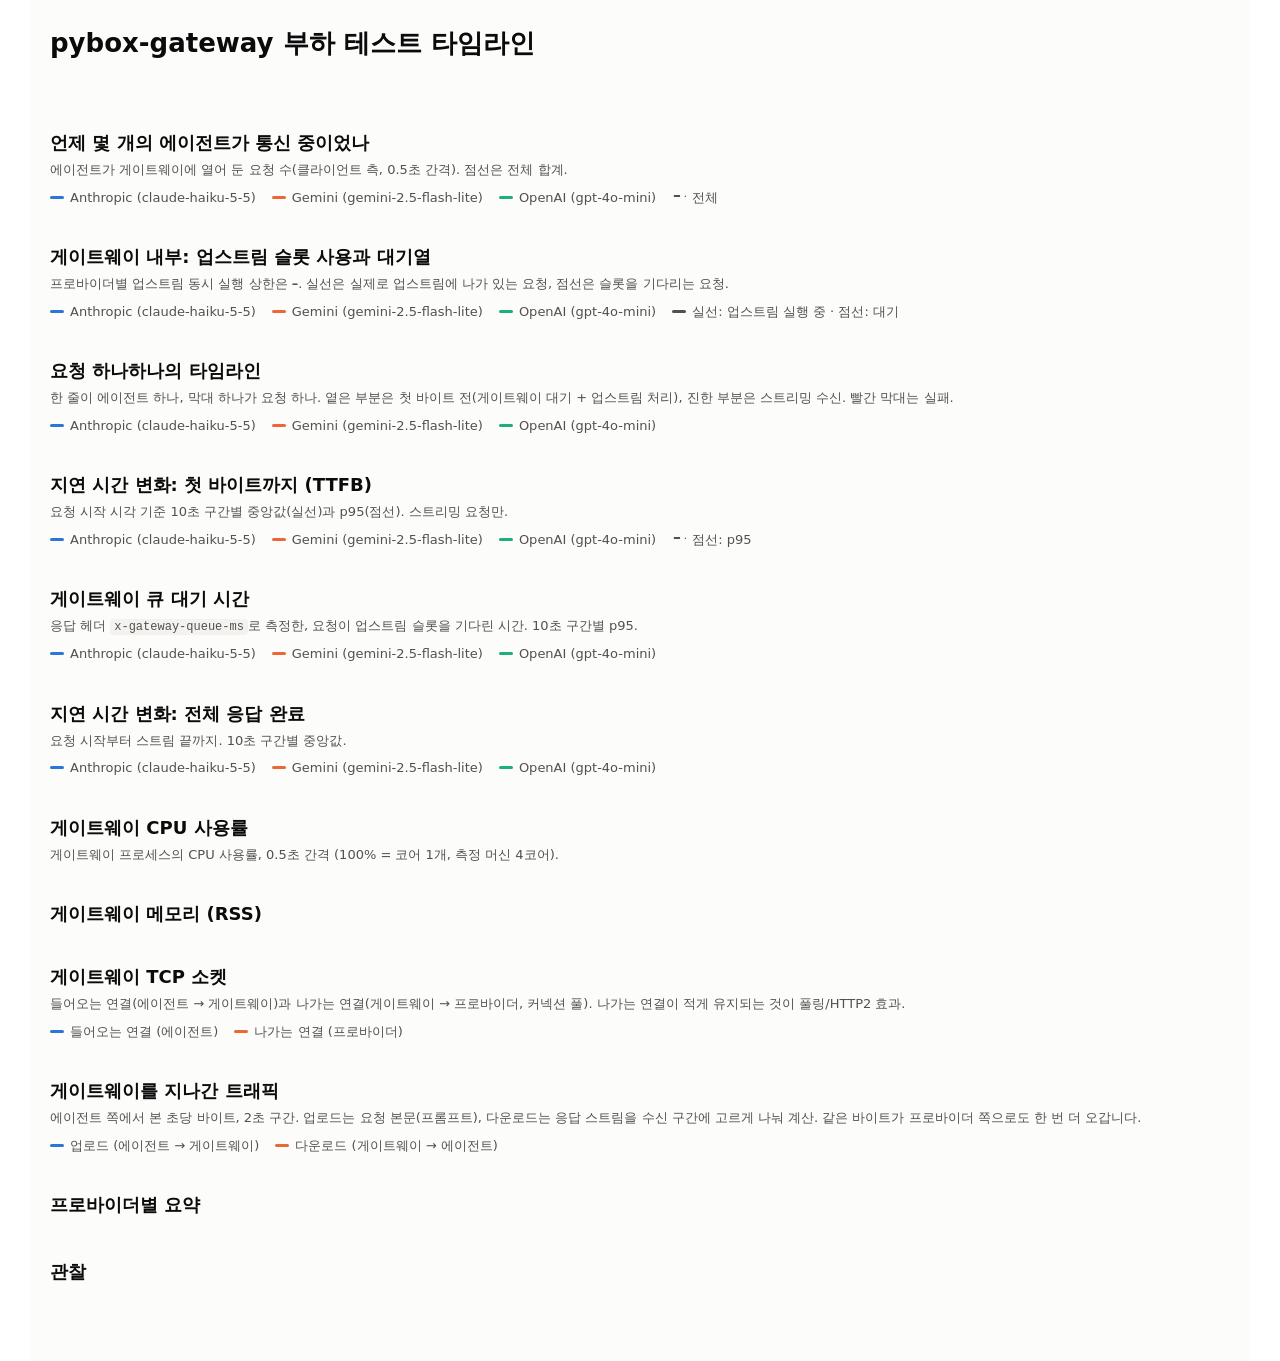
<file: gateway/loadtest/report_template.html>
<!DOCTYPE html>
<html lang="ko">
<head>
<meta charset="utf-8">
<meta name="viewport" content="width=device-width, initial-scale=1">
<title>pybox-gateway 부하 테스트 타임라인</title>
<style>
.viz-root{color-scheme:light;--surface-1:#fcfcfb;--surface-2:#f3f2ef;--text-primary:#0b0b0b;--text-secondary:#52514e;--text-muted:#8a8984;--grid:#e6e5e1;--axis:#c9c8c2;
--s1:#2a78d6;--s2:#eb6834;--s3:#1baf7a;--s4:#6250d6;--bad:#d03b3b;}
@media (prefers-color-scheme: dark){.viz-root{color-scheme:dark;--surface-1:#1a1a19;--surface-2:#242422;--text-primary:#f0efec;--text-secondary:#c3c2b7;--text-muted:#8f8e86;--grid:#2e2e2b;--axis:#4a4a46;
--s1:#3987e5;--s2:#d95926;--s3:#199e70;--s4:#9085e9;--bad:#e66767;}}
html,body{margin:0;background:var(--surface-1)}
.viz-root{font-family:system-ui,-apple-system,"Segoe UI","Apple SD Gothic Neo","Malgun Gothic",sans-serif;color:var(--text-primary);background:var(--surface-1);max-width:1180px;margin:0 auto;padding:24px 20px 60px;line-height:1.5}
h1{font-size:26px;font-weight:600;margin:0 0 4px}
h2{font-size:18px;font-weight:600;margin:36px 0 4px}
.sub{color:var(--text-secondary);margin:0 0 4px;font-size:14px}
.lede{font-size:16px;margin:12px 0 20px}
.tiles{display:grid;grid-template-columns:repeat(auto-fit,minmax(150px,1fr));gap:10px;margin:16px 0}
.tile{background:var(--surface-2);border-radius:8px;padding:12px 14px}
.tile .k{font-size:12px;color:var(--text-secondary)}
.tile .v{font-size:24px;font-variant-numeric:tabular-nums;font-weight:600}
.tile .n{font-size:12px;color:var(--text-muted)}
.desc{color:var(--text-secondary);font-size:13px;margin:0 0 8px}
.legend{display:flex;gap:16px;flex-wrap:wrap;font-size:13px;color:var(--text-secondary);margin:4px 0 6px}
.legend span{display:inline-flex;align-items:center;gap:6px}
.legend i{display:inline-block;width:14px;height:3px;border-radius:2px}
.legend i.dash{background:none!important;border-top:2px dashed}
.chart{position:relative;width:100%}
.chart svg{display:block;width:100%;overflow:visible}
.chart text{fill:var(--text-secondary);font-size:11px}
.tip{position:absolute;pointer-events:none;background:var(--surface-1);border:1px solid var(--axis);border-radius:6px;padding:6px 9px;font-size:12px;box-shadow:0 2px 8px rgba(0,0,0,.15);white-space:nowrap;display:none;z-index:5;color:var(--text-primary)}
.tip b{font-weight:600}
.tip .sw{display:inline-block;width:8px;height:8px;border-radius:50%;margin-right:5px}
.phase{fill:var(--text-muted);font-size:11px}
table{border-collapse:collapse;width:100%;font-size:13px;font-variant-numeric:tabular-nums}
th,td{text-align:right;padding:6px 8px;border-bottom:1px solid var(--grid)}
th:first-child,td:first-child{text-align:left}
th{color:var(--text-secondary);font-weight:500}
.tw{overflow-x:auto}
.note{font-size:13px;color:var(--text-secondary)}
.runs{display:flex;gap:8px;flex-wrap:wrap;margin:10px 0}
.runs button{font:inherit;font-size:13px;padding:6px 12px;border-radius:999px;border:1px solid var(--axis);background:var(--surface-1);color:var(--text-primary);cursor:pointer}
.runs button[aria-pressed=true]{background:var(--text-primary);color:var(--surface-1);border-color:var(--text-primary)}
.find li{margin:4px 0}
code{font-size:12px;background:var(--surface-2);padding:1px 4px;border-radius:4px}
</style>
</head>
<body>
<div class="viz-root" id="root">
<h1>pybox-gateway 부하 테스트 타임라인</h1>
<div class="runs" id="runs"></div>
<p class="sub" id="meta"></p>
<p class="lede" id="lede"></p>
<div class="tiles" id="tiles"></div>

<h2 id="h-agents">언제 몇 개의 에이전트가 통신 중이었나</h2>
<p class="desc">에이전트가 게이트웨이에 열어 둔 요청 수(클라이언트 측, 0.5초 간격). 점선은 전체 합계.</p>
<div class="legend" data-legend="prov-total"></div>
<div class="chart" id="c-active"></div>

<h2 id="h-queue">게이트웨이 내부: 업스트림 슬롯 사용과 대기열</h2>
<p class="desc">프로바이더별 업스트림 동시 실행 상한은 <b id="capv">–</b>. 실선은 실제로 업스트림에 나가 있는 요청, 점선은 슬롯을 기다리는 요청.</p>
<div class="legend" data-legend="prov-q"></div>
<div class="chart" id="c-sched"></div>

<h2 id="h-gantt">요청 하나하나의 타임라인</h2>
<p class="desc">한 줄이 에이전트 하나, 막대 하나가 요청 하나. 옅은 부분은 첫 바이트 전(게이트웨이 대기 + 업스트림 처리), 진한 부분은 스트리밍 수신. 빨간 막대는 실패.</p>
<div class="legend" data-legend="prov"></div>
<div class="chart" id="c-gantt"></div>

<h2 id="h-ttfb">지연 시간 변화: 첫 바이트까지 (TTFB)</h2>
<p class="desc">요청 시작 시각 기준 10초 구간별 중앙값(실선)과 p95(점선). 스트리밍 요청만.</p>
<div class="legend" data-legend="prov-p95"></div>
<div class="chart" id="c-ttfb"></div>

<h2 id="h-qwait">게이트웨이 큐 대기 시간</h2>
<p class="desc">응답 헤더 <code>x-gateway-queue-ms</code>로 측정한, 요청이 업스트림 슬롯을 기다린 시간. 10초 구간별 p95.</p>
<div class="legend" data-legend="prov"></div>
<div class="chart" id="c-qwait"></div>

<h2 id="h-total">지연 시간 변화: 전체 응답 완료</h2>
<p class="desc">요청 시작부터 스트림 끝까지. 10초 구간별 중앙값.</p>
<div class="legend" data-legend="prov"></div>
<div class="chart" id="c-total"></div>

<h2 id="h-cpu">게이트웨이 CPU 사용률</h2>
<p class="desc">게이트웨이 프로세스의 CPU 사용률, 0.5초 간격 (100% = 코어 1개, 측정 머신 4코어).</p>
<div class="chart" id="c-cpu"></div>

<h2 id="h-mem">게이트웨이 메모리 (RSS)</h2>
<div class="chart" id="c-rss"></div>

<h2 id="h-sock">게이트웨이 TCP 소켓</h2>
<p class="desc">들어오는 연결(에이전트 → 게이트웨이)과 나가는 연결(게이트웨이 → 프로바이더, 커넥션 풀). 나가는 연결이 적게 유지되는 것이 풀링/HTTP2 효과.</p>
<div class="legend" data-legend="sock"></div>
<div class="chart" id="c-sock"></div>

<h2 id="h-io">게이트웨이를 지나간 트래픽</h2>
<p class="desc">에이전트 쪽에서 본 초당 바이트, 2초 구간. 업로드는 요청 본문(프롬프트), 다운로드는 응답 스트림을 수신 구간에 고르게 나눠 계산. 같은 바이트가 프로바이더 쪽으로도 한 번 더 오갑니다.</p>
<div class="legend" data-legend="io"></div>
<div class="chart" id="c-io"></div>

<h2 id="h-table">프로바이더별 요약</h2>
<div class="tw"><table id="t-prov"></table></div>

<h2 id="h-find">관찰</h2>
<ul class="find" id="findings"></ul>
<p class="note" id="method"></p>
</div>
<script>
const RUNS=/*DATA_RUNS*/[];let R,S,C,N,D,PH;
const PROV=["anthropic","gemini","openai"],LBL={anthropic:"Anthropic (claude-haiku-5-5)",gemini:"Gemini (gemini-2.5-flash-lite)",openai:"OpenAI (gpt-4o-mini)"};
const COL=["var(--s1)","var(--s2)","var(--s3)"];
const fmt=(v,d=0)=>v==null||isNaN(v)?"–":Number(v).toLocaleString("ko-KR",{maximumFractionDigits:d,minimumFractionDigits:d});
const el=(t,a={},...k)=>{const e=document.createElementNS("http://www.w3.org/2000/svg",t);for(const x in a)e.setAttribute(x,a[x]);k.forEach(c=>e.appendChild(c));return e};
function legend(){const L={
 "prov":PROV.map((p,i)=>[COL[i],LBL[p]]),
 "prov-total":[...PROV.map((p,i)=>[COL[i],LBL[p]]),["var(--text-secondary)","전체","dash"]],
 "prov-q":[...PROV.map((p,i)=>[COL[i],LBL[p]]),["var(--text-secondary)","실선: 업스트림 실행 중 · 점선: 대기"]],
 "prov-p95":[...PROV.map((p,i)=>[COL[i],LBL[p]]),["var(--text-secondary)","점선: p95","dash"]],
 "sock":[[COL[0],"들어오는 연결 (에이전트)"],[COL[1],"나가는 연결 (프로바이더)"]],
 "io":[[COL[0],"업로드 (에이전트 → 게이트웨이)"],[COL[1],"다운로드 (게이트웨이 → 에이전트)"]]};
 document.querySelectorAll("[data-legend]").forEach(d=>{L[d.dataset.legend].forEach(([c,t,s])=>{const sp=document.createElement("span");const i=document.createElement("i");i.style.background=c;if(s){i.className="dash";i.style.borderColor=c}sp.append(i,t);d.append(sp)})})}

// generic line chart: series=[{name,color,dash,pts:[[t,v]]}]
function line(id,series,{h=220,yfmt=null,unit="",ymax=null}={}){
 const box=document.getElementById(id);const W=box.clientWidth||800;const m={l:52,r:12,t:16,b:26};
 const all=series.flatMap(s=>s.pts.map(p=>p[1])).filter(v=>v!=null&&!isNaN(v));
 let Y=ymax??Math.max(1,...all)*1.08;const nice=niceTicks(Y);Y=nice[nice.length-1];if(!yfmt){const dp=Y<=5?1:0;yfmt=v=>fmt(v,dp)}
 const x=t=>m.l+(W-m.l-m.r)*t/D, y=v=>m.t+(h-m.t-m.b)*(1-v/Y);
 const svg=el("svg",{viewBox:`0 0 ${W} ${h}`,role:"img","aria-label":box.previousElementSibling?.textContent||id});
 PH.forEach(([a,b,n],i)=>{if(i%2)svg.append(el("rect",{x:x(a),y:m.t,width:x(b)-x(a),height:h-m.t-m.b,fill:"var(--surface-2)"}));const tx=el("text",{x:x(a)+4,y:m.t-4,class:"phase"});tx.textContent=n;svg.append(tx)});
 nice.forEach(v=>{svg.append(el("line",{x1:m.l,x2:W-m.r,y1:y(v),y2:y(v),stroke:"var(--grid)"}));const t=el("text",{x:m.l-6,y:y(v)+4,"text-anchor":"end"});t.textContent=yfmt(v)+unit;svg.append(t)});
 for(let t=0;t<=D;t+=60){const tx=el("text",{x:x(t),y:h-8,"text-anchor":"middle"});tx.textContent=t+"s";svg.append(tx);svg.append(el("line",{x1:x(t),x2:x(t),y1:h-m.b,y2:h-m.b+4,stroke:"var(--axis)"}))}
 svg.append(el("line",{x1:m.l,x2:W-m.r,y1:h-m.b,y2:h-m.b,stroke:"var(--axis)"}));
 series.forEach(s=>{let d="",pen=false;s.pts.forEach(([t,v])=>{if(v==null||isNaN(v)){pen=false;return}d+=(pen?"L":"M")+x(t).toFixed(1)+","+y(v).toFixed(1);pen=true});
  svg.append(el("path",{d,fill:"none",stroke:s.color,"stroke-width":2,"stroke-dasharray":s.dash?"5 4":"","stroke-linejoin":"round"}))});
 const cross=el("line",{y1:m.t,y2:h-m.b,stroke:"var(--axis)",visibility:"hidden"});svg.append(cross);
 const dots=series.map(s=>{const c=el("circle",{r:4,fill:s.color,stroke:"var(--surface-1)","stroke-width":2,visibility:"hidden"});svg.append(c);return c});
 const hit=el("rect",{x:m.l,y:m.t,width:W-m.l-m.r,height:h-m.t-m.b,fill:"transparent"});svg.append(hit);
 const tip=document.createElement("div");tip.className="tip";box.replaceChildren(svg,tip);
 const move=ev=>{const r=svg.getBoundingClientRect();const px=(ev.clientX-r.left)*W/r.width;const t=Math.max(0,Math.min(D,(px-m.l)/(W-m.l-m.r)*D));
  cross.setAttribute("x1",x(t));cross.setAttribute("x2",x(t));cross.setAttribute("visibility","visible");
  let html=`<b>${fmt(t,1)}초</b>`;series.forEach((s,i)=>{let best=null,bd=1e9;for(const p of s.pts){const dd=Math.abs(p[0]-t);if(dd<bd&&p[1]!=null&&!isNaN(p[1])){bd=dd;best=p}}
   if(best&&bd<Math.max(6,D/60)){dots[i].setAttribute("cx",x(best[0]));dots[i].setAttribute("cy",y(best[1]));dots[i].setAttribute("visibility","visible");html+=`<br><span class="sw" style="background:${s.color}"></span>${s.name}: <b>${yfmt(best[1])}${unit}</b>`}else dots[i].setAttribute("visibility","hidden")});
  tip.innerHTML=html;tip.style.display="block";const bx=box.getBoundingClientRect();let lx=ev.clientX-bx.left+14;if(lx+tip.offsetWidth>bx.width)lx=ev.clientX-bx.left-tip.offsetWidth-14;tip.style.left=lx+"px";tip.style.top=(ev.clientY-bx.top-10)+"px"};
 hit.addEventListener("pointermove",move);hit.addEventListener("pointerleave",()=>{tip.style.display="none";cross.setAttribute("visibility","hidden");dots.forEach(d=>d.setAttribute("visibility","hidden"))});
}
function niceTicks(max){const raw=max/4,p=Math.pow(10,Math.floor(Math.log10(raw))),f=raw/p,st=(f<=1?1:f<=2?2:f<=2.5?2.5:f<=5?5:10)*p;const out=[];for(let v=0;v<=max+st*0.999;v+=st)out.push(+v.toFixed(6));return out}

function bins(rows,key,fn,step=10){const out=[];for(let t=0;t<D;t+=step){const vs=rows.filter(r=>r.t>=t&&r.t<t+step).map(key).filter(v=>v!=null&&!isNaN(v));out.push([t+step/2,vs.length?fn(vs):null])}return out}
const q=(vs,p)=>{vs=[...vs].sort((a,b)=>a-b);const k=(vs.length-1)*p,f=Math.floor(k),c=Math.min(f+1,vs.length-1);return vs[f]+(vs[c]-vs[f])*(k-f)};

function gantt(){const box=document.getElementById("c-gantt");const W=box.clientWidth||800;
 const agents=[...new Set(R.map(r=>r[1]))].sort((a,b)=>{const pa=PROV.indexOf(a.split("-")[0]),pb=PROV.indexOf(b.split("-")[0]);return pa-pb||(+a.split("-")[1])-(+b.split("-")[1])});
 const rowH=Math.max(3,Math.min(6,520/agents.length)),m={l:52,r:12,t:16,b:26},h=m.t+m.b+agents.length*rowH;
 const x=t=>m.l+(W-m.l-m.r)*t/D;const idx=Object.fromEntries(agents.map((a,i)=>[a,i]));
 const svg=el("svg",{viewBox:`0 0 ${W} ${h}`,role:"img","aria-label":"에이전트별 요청 타임라인"});
 PH.forEach(([a,b,n],i)=>{if(i%2)svg.append(el("rect",{x:x(a),y:m.t,width:x(b)-x(a),height:h-m.t-m.b,fill:"var(--surface-2)"}));const tx=el("text",{x:x(a)+4,y:m.t-4,class:"phase"});tx.textContent=n;svg.append(tx)});
 PROV.forEach((p,i)=>{const rs=agents.filter(a=>a.startsWith(p));if(!rs.length)return;const y0=m.t+idx[rs[0]]*rowH,y1=m.t+(idx[rs[rs.length-1]]+1)*rowH;const t=el("text",{x:m.l-6,y:(y0+y1)/2+4,"text-anchor":"end"});t.textContent=p;svg.append(t);if(i)svg.append(el("line",{x1:m.l,x2:W-m.r,y1:y0,y2:y0,stroke:"var(--axis)"}))});
 for(let t=0;t<=D;t+=60){const tx=el("text",{x:x(t),y:h-8,"text-anchor":"middle"});tx.textContent=t+"s";svg.append(tx)}
 const g=el("g");R.forEach((r,k)=>{const y=m.t+idx[r[1]]*rowH+0.5,c=r[6]===200?COL[r[0]]:"var(--bad)",fb=r[4]??r[5];
  g.append(el("rect",{x:x(r[2]),y,width:Math.max(0.5,x(fb)-x(r[2])),height:rowH-1,fill:c,opacity:.35,"data-k":k}));
  g.append(el("rect",{x:x(fb),y,width:Math.max(0.5,x(r[5])-x(fb)),height:rowH-1,fill:c,"data-k":k}))});svg.append(g);
 const tip=document.createElement("div");tip.className="tip";box.replaceChildren(svg,tip);
 svg.addEventListener("pointermove",ev=>{const r=svg.getBoundingClientRect();const px=(ev.clientX-r.left)*W/r.width,py=(ev.clientY-r.top)*h/r.height;const ai=Math.floor((py-m.t)/rowH),t=(px-m.l)/(W-m.l-m.r)*D;
  const a=agents[ai];const hit=a&&R.find(z=>z[1]===a&&z[2]<=t+0.3&&z[5]>=t-0.3);if(!hit){tip.style.display="none";return}
  tip.innerHTML=`<b>${hit[1]}</b> · ${hit[7]?"stream":"json"} · ${hit[6]}<br>시작 ${fmt(hit[2],1)}s · 큐 ${fmt(hit[8])}ms<br>TTFB ${fmt(((hit[4]??hit[5])-hit[2])*1000)}ms · 총 ${fmt((hit[5]-hit[2])*1000)}ms<br>출력 ${fmt(hit[9])} tok · ↑${fmt(hit[10]/1024,1)}KB ↓${fmt(hit[11]/1024,1)}KB`;
  tip.style.display="block";const bx=box.getBoundingClientRect();let lx=ev.clientX-bx.left+14;if(lx+tip.offsetWidth>bx.width)lx=ev.clientX-bx.left-tip.offsetWidth-14;tip.style.left=lx+"px";tip.style.top=(ev.clientY-bx.top+12)+"px"});
 svg.addEventListener("pointerleave",()=>tip.style.display="none");}

function draw(){
 const reqs=R.map(r=>({p:r[0],t:r[2],ok:r[6]===200,stream:r[7],ttfb:r[4]!=null?(r[4]-r[2])*1000:null,total:(r[5]-r[2])*1000,queue:r[8]}));
 line("c-active",[...PROV.map((p,i)=>({name:p,color:COL[i],pts:S.map(s=>[s[0],s[2+i]])})),{name:"전체",color:"var(--text-secondary)",dash:1,pts:S.map(s=>[s[0],s[1]])}],{unit:"개"});
 line("c-sched",[...PROV.map((p,i)=>({name:p+" 실행",color:COL[i],pts:S.map(s=>[s[0],s[5+i]])})),...PROV.map((p,i)=>({name:p+" 대기",color:COL[i],dash:1,pts:S.map(s=>[s[0],s[8+i]])}))],{unit:"개"});
 gantt();
 const sOK=reqs.filter(r=>r.ok&&r.stream);
 line("c-ttfb",[...PROV.map((p,i)=>({name:p+" p50",color:COL[i],pts:bins(sOK.filter(r=>r.p===i),r=>r.ttfb,v=>q(v,.5))})),...PROV.map((p,i)=>({name:p+" p95",color:COL[i],dash:1,pts:bins(sOK.filter(r=>r.p===i),r=>r.ttfb,v=>q(v,.95))}))],{unit:"ms"});
 line("c-qwait",PROV.map((p,i)=>({name:p+" p95",color:COL[i],pts:bins(reqs.filter(r=>r.ok&&r.p===i),r=>r.queue,v=>q(v,.95))})),{unit:"ms"});
 line("c-total",PROV.map((p,i)=>({name:p+" p50",color:COL[i],pts:bins(sOK.filter(r=>r.p===i),r=>r.total/1000,v=>q(v,.5))})),{unit:"s",yfmt:v=>fmt(v,1)});
 line("c-cpu",[{name:"CPU",color:COL[0],pts:C.map(c=>[c[0],c[1]])}],{unit:"%",h:180});
 line("c-rss",[{name:"RSS",color:COL[0],pts:S.map(s=>[s[0],s[11]])}],{unit:"MB",h:180,yfmt:v=>fmt(v,1)});
 line("c-sock",[{name:"들어오는",color:COL[0],pts:S.map(s=>[s[0],s[14]])},{name:"나가는",color:COL[1],pts:S.map(s=>[s[0],s[15]])}],{unit:"개",h:200});
 const st=2,nb=Math.ceil(D/st)+1,up=new Array(nb).fill(0),dn=new Array(nb).fill(0);
 R.forEach(r=>{const a=Math.floor(r[2]/st);if(a<nb)up[a]+=r[10];const f=r[4]??r[5],e=r[5],len=Math.max(e-f,1e-3);for(let b=Math.floor(f/st);b<=Math.floor(e/st)&&b<nb;b++){const ov=Math.min(e,(b+1)*st)-Math.max(f,b*st);if(ov>0)dn[b]+=r[11]*ov/len}});
 line("c-io",[{name:"업로드",color:COL[0],pts:up.map((v,i)=>[i*st+st/2,v/st/1e6])},{name:"다운로드",color:COL[1],pts:dn.map((v,i)=>[i*st+st/2,v/st/1e6])}],{unit:"MB/s",h:200,yfmt:v=>fmt(v,2)});
}
function text(){const P=N.per_provider,A=P.all,Rz=N.resources;
 const cf=N.config;document.getElementById("capv").textContent=cf.max_concurrency;document.getElementById("meta").textContent=`${D}초 · 에이전트 ${N.agents}개 (프로바이더당 정상 ${cf.base} + 스파이크 ${cf.spike}) · 프로바이더별 업스트림 동시 실행 상한 ${cf.max_concurrency} · 스트리밍 ${Math.round(cf.stream_ratio*100)}% · 프롬프트 ${cf.in_min/1000}–${cf.in_max/1000}KB · max_tokens ${cf.max_tokens}`;
 const tiles=[["총 요청",fmt(A.requests),`성공 ${fmt(A.ok)} (${fmt(100*A.ok/A.requests,1)}%)`],["최대 동시 에이전트",fmt(N.peak_active)+"개","클라이언트 측 열린 요청"],["게이트웨이 CPU 최대",fmt(Rz.peak_cpu)+"%",`평균 ${fmt(Rz.avg_cpu,1)}% (코어 1개=100%)`],["메모리 최대",fmt(Rz.peak_rss_mb,1)+" MB",`유휴 ${fmt(Rz.idle_rss_mb,1)} MB → 종료 ${fmt(Rz.end_rss_mb,1)} MB`],["나가는 소켓 최대",fmt(Rz.peak_sock_out)+"개",`들어오는 소켓 최대 ${fmt(Rz.peak_sock_in)}개`],["토큰",fmt((A.in_tok+A.out_tok)/1e6,2)+"M",`입력 ${fmt(A.in_tok/1e6,2)}M · 출력 ${fmt(A.out_tok/1e6,2)}M`],["처리량",fmt(A.rps,1)+" req/s",`업로드 ${fmt(A.mb_up)}MB · 다운로드 ${fmt(A.mb_down)}MB`],["예상 비용","$"+fmt(A.cost,2),"공시 단가 기준 추정"]];
 document.getElementById("tiles").replaceChildren(...tiles.map(([k,v,n])=>{const d=document.createElement("div");d.className="tile";d.innerHTML=`<div class="k">${k}</div><div class="v">${v}</div><div class="n">${n}</div>`;return d}));
 const t=document.getElementById("t-prov");const cols=[["프로바이더",p=>p==="all"?"전체":LBL[p]],["요청",r=>fmt(r.requests)],["성공",r=>fmt(r.ok)],["재시도",r=>fmt(r.retried)],["큐 p50",r=>fmt(r.queue_p50)+"ms"],["큐 p95",r=>fmt(r.queue_p95)+"ms"],["큐 최대",r=>fmt(r.queue_max)+"ms"],["TTFB p50",r=>fmt(r.ttfb_p50)+"ms"],["TTFB p95",r=>fmt(r.ttfb_p95)+"ms"],["완료 p50",r=>fmt(r.total_p50/1000,1)+"s"],["완료 p95",r=>fmt(r.total_p95/1000,1)+"s"],["tok/s p50",r=>fmt(r.tok_s_p50)],["↑MB",r=>fmt(r.mb_up,1)],["↓MB",r=>fmt(r.mb_down,1)],["비용",r=>"$"+fmt(r.cost,2)]];
 t.innerHTML="<tr>"+cols.map(c=>`<th>${c[0]}</th>`).join("")+"</tr>"+[...PROV,"all"].map(p=>"<tr>"+cols.map((c,i)=>`<td>${i?c[1](P[p]):c[1](p)}</td>`).join("")+"</tr>").join("");
 const ul=document.getElementById("findings");ul.replaceChildren();(N.findings||[]).forEach(f=>{const li=document.createElement("li");li.innerHTML=f;ul.append(li)});
 document.getElementById("lede").innerHTML=N.lede||"";
 document.getElementById("method").innerHTML=N.method||"";
}
function pick(i){({R,S,C,N}=RUNS[i]);D=N.duration;PH=[[0,.2*D,"램프업"],[.2*D,.5*D,"정상 부하"],[.5*D,.75*D,"스파이크"],[.75*D,D,"램프다운"]];
 document.querySelectorAll("#runs button").forEach((b,j)=>b.setAttribute("aria-pressed",i===j));text();draw();try{history.replaceState(null,"","#run"+(i+1))}catch(e){}}
RUNS.forEach((r,i)=>{const b=document.createElement("button");b.textContent=r.N.label;b.onclick=()=>pick(i);document.getElementById("runs").append(b)});
legend();pick(Math.max(0,(+(location.hash.match(/run(\d)/)||[])[1]||1)-1));let rt;addEventListener("resize",()=>{clearTimeout(rt);rt=setTimeout(draw,150)});
</script>
</body>
</html>
</file>
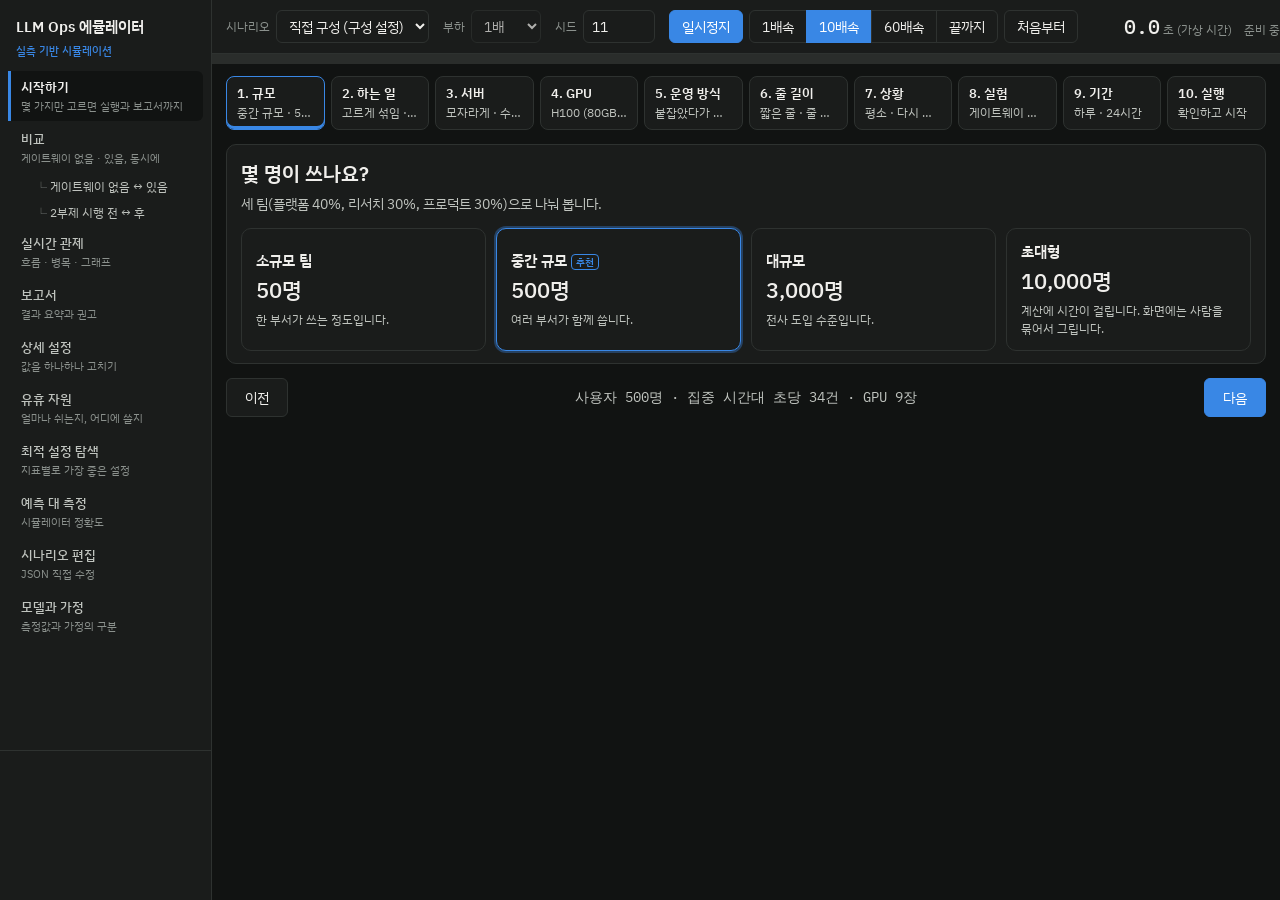
<file: gateway/sim/web/monitor.html>
<!DOCTYPE html>
<html lang="ko" data-theme="dark">
<head>
<meta charset="utf-8">
<meta name="viewport" content="width=device-width, initial-scale=1">
<title>LLM Ops 에뮬레이터</title>
<link rel="preconnect" href="https://fonts.googleapis.com">
<link href="https://fonts.googleapis.com/css2?family=IBM+Plex+Sans+KR:wght@400;500;600&family=IBM+Plex+Mono:wght@400;500&display=swap" rel="stylesheet">
<style>
/* Layout idea: a control room that does not move. A fixed menu on the left,
   controls on top, and every view fills the rest; what does not fit scrolls
   inside its own panel. */
:root {
  --bg: #f4f5f3;
  --panel: #fcfcfb;
  --line: #dcdfd9;
  --ink: #101312;
  --ink-2: #4c524f;
  --ink-3: #7c8380;
  --accent: #2a78d6;
  --tok: #7a4fd6;
  --s1: #2a78d6; --s2: #eb6834; --s3: #1baf7a; --s4: #eda100;
  --good: #0ca30c; --warn: #fab219; --serious: #ec835a; --crit: #d03b3b;
  --crit-bg: #fbeaea;
  --track: #e6e9e4;
  --font: "IBM Plex Sans KR", "Apple SD Gothic Neo", "Malgun Gothic", system-ui, sans-serif;
  --mono: "IBM Plex Mono", ui-monospace, "SF Mono", Consolas, monospace;
}
@media (prefers-color-scheme: dark) {
  :root:not([data-theme="light"]) {
    color-scheme: dark;
    --bg: #111312; --panel: #1a1c1b; --line: #2e3230; --ink: #f0efec; --ink-2: #c0c4bf; --ink-3: #8b918d;
    --accent: #3987e5; --tok: #a585f0; --s1: #3987e5; --s2: #d95926; --s3: #199e70; --s4: #c98500;
    --crit-bg: #3a1d1d; --track: #2a2d2b;
  }
}
:root[data-theme="dark"] {
  color-scheme: dark;
  --bg: #111312; --panel: #1a1c1b; --line: #2e3230; --ink: #f0efec; --ink-2: #c0c4bf; --ink-3: #8b918d;
  --accent: #3987e5; --tok: #a585f0; --s1: #3987e5; --s2: #d95926; --s3: #199e70; --s4: #c98500;
  --crit-bg: #3a1d1d; --track: #2a2d2b;
}
* { box-sizing: border-box; }
html, body { margin: 0; height: 100%; }
body { background: var(--bg); color: var(--ink); font: 14px/1.5 var(--font); display: grid; grid-template-columns: 212px minmax(0, 1fr); grid-template-rows: 54px auto minmax(0, 1fr); height: 100vh; overflow: hidden; transform-origin: 0 0; }
html { overflow: hidden; }
html.short .side-foot { display: none; }
html.short #side h1 { padding: 10px 16px 6px; }
html.short .tab { padding: 4px 10px; }
html.short header { gap: 8px; }
html.short #scn { max-width: 210px; }
html.short #live.on { grid-template-rows: minmax(0, 1fr) 200px; }
#side { grid-row: 1 / 4; background: var(--panel); border-right: 1px solid var(--line); display: flex; flex-direction: column; min-height: 0; }
#side h1 { font-size: 15px; font-weight: 600; margin: 0; padding: 16px 16px 12px; }
#side nav { display: flex; flex-direction: column; gap: 2px; padding: 0 8px; }
.tab { background: none; border: 0; border-left: 3px solid transparent; border-radius: 0 6px 6px 0; padding: 7px 10px; cursor: pointer; color: var(--ink-2); text-align: left; display: block; }
.tab b { display: block; font-weight: 500; font-size: 13px; }
.tab small { display: block; font-size: 11px; color: var(--ink-3); white-space: nowrap; overflow: hidden; text-overflow: ellipsis; }
.tab:hover { background: var(--bg); }
.subtab { background: none; border: 0; border-left: 3px solid transparent; margin-left: 14px; padding: 3px 10px; font-size: 12px; color: var(--ink-2); text-align: left; cursor: pointer; border-radius: 0 6px 6px 0; }
.subtab::before { content: "└ "; color: var(--ink-3); }
.subtab:hover { background: var(--bg); }
.subtab.on { color: var(--accent); font-weight: 600; }
.tab.on { border-left-color: var(--accent); background: var(--bg); color: var(--ink); }
.tab.on b { font-weight: 600; }
.side-foot { margin-top: auto; padding: 10px 14px 12px; font-size: 10.5px; line-height: 1.55; color: var(--ink-3); white-space: pre-line; border-top: 1px solid var(--line); height: 150px; overflow: hidden; }
.num { font-family: var(--mono); font-variant-numeric: tabular-nums; }
button, select, input, textarea { font: inherit; color: inherit; }
header { display: flex; flex-wrap: nowrap; gap: 14px; align-items: center; padding: 0 14px; background: var(--panel); border-bottom: 1px solid var(--line); overflow: hidden; white-space: nowrap; }
.ctl { display: flex; gap: 6px; align-items: center; }
.ctl label { color: var(--ink-3); font-size: 12px; }
select, input[type=number] { background: var(--panel); border: 1px solid var(--line); border-radius: 6px; padding: 5px 8px; }
input[type=number] { width: 72px; }
.btn { background: var(--panel); border: 1px solid var(--line); border-radius: 6px; padding: 5px 12px; cursor: pointer; }
.btn:hover { border-color: var(--ink-3); }
.btn.on { background: var(--accent); border-color: var(--accent); color: #fff; }
.btn:focus-visible, select:focus-visible, input:focus-visible, textarea:focus-visible, .tab:focus-visible { outline: 2px solid var(--accent); outline-offset: 2px; }
.seg { display: flex; }
.seg .btn { border-radius: 0; margin-left: -1px; }
.seg .btn:first-child { border-radius: 6px 0 0 6px; margin-left: 0; }
.seg .btn:last-child { border-radius: 0 6px 6px 0; }
.clock { margin-left: auto; display: flex; gap: 12px; align-items: baseline; }
.clock .big { display: inline-block; min-width: 68px; text-align: right; }
#state { display: inline-block; width: 56px; }
.clock .big { font-size: 20px; font-weight: 500; }
.clock small { color: var(--ink-3); }
.progress { height: 10px; background: var(--track); position: relative; cursor: pointer; touch-action: none; }
#seekAt { position: absolute; top: -3px; width: 4px; height: 16px; margin-left: -2px; border-radius: 2px; background: var(--ink); left: 0; display: none; }
.seeknote { padding: 5px 16px; font-size: 12px; background: #33290f; color: var(--ink); border-bottom: 1px solid var(--line); }
.seeknote[hidden] { display: none; }
.seeknote .btn { padding: 2px 8px; font-size: 12px; margin-left: 8px; }
.dayline { display: grid; grid-template-columns: auto minmax(0, 1fr) 168px; align-items: stretch; background: var(--panel); border-bottom: 1px solid var(--line); }
.dayline[hidden] { display: none; }
.dl-now { display: flex; flex-direction: column; justify-content: center; gap: 5px; padding: 8px 16px; border-right: 1px solid var(--line); }
.dl-now small, .dl-load small { color: var(--ink-2); font-size: 11px; white-space: nowrap; }
.lcd { display: flex; align-items: center; gap: 4px; padding: 7px 10px 7px 12px; border-radius: 6px; background: var(--bg); border: 1px solid var(--line); }
.lcd svg { width: 19px; height: 34px; display: block; }
.lcd svg polygon { fill: var(--ink); opacity: 0.06; }
.lcd svg polygon.on { opacity: 1; }
.lcd .colon { display: flex; flex-direction: column; gap: 9px; margin: 0 2px; }
.lcd .colon i { width: 4px; height: 4px; background: var(--ink); }
.lcd .colon.off i { opacity: 0.06; }
.lcd .tag { font: 600 10px var(--mono, monospace); color: var(--ink-3); align-self: flex-end; margin-left: 5px; min-width: 20px; }
.dl-track { position: relative; height: 76px; cursor: pointer; margin: 0 18px; touch-action: none; }
.dl-track svg { position: absolute; left: 0; top: 8px; width: 100%; height: 48px; overflow: visible; }
.dl-track svg .area { fill: var(--accent); opacity: 0.14; }
.dl-track svg .past { fill: var(--accent); opacity: 0.38; }
.dl-track svg .curve { fill: none; stroke: var(--accent); stroke-width: 1.5; vector-effect: non-scaling-stroke; }
.dl-track svg .grid { stroke: var(--line); stroke-width: 1; vector-effect: non-scaling-stroke; }
.dl-track svg .night { stroke: var(--ink-3); stroke-width: 1; vector-effect: non-scaling-stroke; }
#dlMark { position: absolute; top: 4px; height: 54px; width: 2px; margin-left: -1px; background: var(--ink); left: 0; border-radius: 1px; pointer-events: none; }
#dlMark i { position: absolute; left: -3px; width: 8px; height: 8px; border-radius: 50%; background: var(--ink); border: 2px solid var(--panel); box-sizing: content-box; margin: -6px 0 0 -2px; }
.dl-hours { position: absolute; left: 0; right: 0; top: 59px; height: 14px; font: 10px var(--mono); color: var(--ink-3); }
.dl-hours span { position: absolute; transform: translateX(-50%); white-space: nowrap; }
.dl-load { display: flex; flex-direction: column; justify-content: center; padding: 8px 16px; border-left: 1px solid var(--line); min-width: 0; }
.dl-load b { font: 600 22px var(--mono); color: var(--ink); line-height: 1.2; }
.dl-load b i { font-style: normal; font-size: 12px; font-weight: 500; color: var(--ink-3); margin-left: 2px; }
#strip.day #seek { display: none; }
.basis { display: block; margin-top: 4px; font-size: 11px; font-weight: 500; color: var(--accent); letter-spacing: 0; }
.kpis { display: grid; grid-template-columns: repeat(8, minmax(0, 1fr)); gap: 0; background: var(--panel); border-bottom: 1px solid var(--line); }
.kpis[hidden] { display: none; }
.kpis div { padding: 5px 12px 6px; border-left: 1px solid var(--line); min-width: 0; }
.kpis div:first-child { border-left: 0; }
.kpis b { display: block; font: 600 17px var(--mono); color: var(--ink); white-space: nowrap; overflow: hidden; text-overflow: ellipsis; }
.kpis small { display: block; font-size: 11px; color: var(--ink-2); white-space: nowrap; overflow: hidden; text-overflow: ellipsis; }
.kpis i { font-style: normal; font-size: 11px; font-weight: 500; color: var(--ink-3); margin-left: 3px; }
#compare.on { display: flex; flex-direction: column; padding: 10px; overflow: hidden; }
.cmp { flex: 1; display: grid; grid-template-rows: minmax(0, 1fr) minmax(0, 1fr); gap: 10px; min-height: 0; }
.cmp[hidden] { display: none; }
.cmp-mode { display: flex; gap: 8px; align-items: center; margin-bottom: 8px; font-size: 12px; color: var(--ink-2); flex: none; }
.cmp-mode[hidden] { display: none; }
.glossbox { margin-left: auto; position: relative; flex: none; }
.glossbox summary { cursor: pointer; color: var(--accent); list-style: none; padding: 4px 8px; border: 1px solid var(--line); border-radius: 6px; }
.glossbox > div { position: absolute; right: 0; top: 32px; width: 560px; max-height: 60vh; overflow: auto; z-index: 20; padding: 12px 14px; box-shadow: 0 8px 28px rgba(0,0,0,.5); }
.gloss { margin: 0; display: grid; grid-template-columns: max-content 1fr; gap: 6px 14px; font-size: 12px; line-height: 1.5; }
.gloss dt { color: var(--ink); font-weight: 600; white-space: nowrap; }
.gloss dd { margin: 0; color: var(--ink-2); }
.cmp-mode .btn { padding: 5px 14px; font-size: 13px; }
.cmp-mode b { color: var(--ink); font-size: 13px; }
#cmpModeNote { margin-left: 6px; white-space: nowrap; overflow: hidden; text-overflow: ellipsis; min-width: 0; }
.cmp-mode select { padding: 2px 4px; }
.cmp-pane { cursor: pointer; }
.cmp-pane:hover { border-color: var(--accent); }
.cmp-head em { margin-left: auto; font-style: normal; font-size: 11px; color: var(--accent); white-space: nowrap; flex: none; }
.env { flex: none; margin-right: 10px; }
.env[hidden] { display: none; }
.env .btn { padding: 2px 9px; font-size: 12px; }
.cmp-pane { display: flex; flex-direction: column; min-height: 0; padding: 8px 12px 10px; }
#cmpB { border-color: var(--accent); }
.cmp-head { display: flex; gap: 12px; align-items: baseline; margin-bottom: 6px; min-width: 0; }
.cmp-head h2 { margin: 0; font-size: 14px; color: var(--ink); letter-spacing: 0; flex: none; }
.cmp-head span { color: var(--ink-2); font-size: 12px; white-space: nowrap; overflow: hidden; text-overflow: ellipsis; min-width: 0; }
.cmp-body { flex: 1; display: grid; grid-template-columns: 190px minmax(300px, 1.2fr) repeat(5, minmax(0, 1fr)); gap: 10px; min-height: 0; }
.cmp-flow { display: flex; flex-direction: column; gap: 4px; min-height: 0; overflow: hidden; font-size: 12px; }
.cmp-flow .fl { border: 1px solid var(--line); border-left: 3px solid var(--good); border-radius: 6px; padding: 3px 8px; display: flex; justify-content: space-between; gap: 8px; white-space: nowrap; }
.cmp-flow .fl b { font-weight: 600; } .cmp-flow .fl span { font-family: var(--mono); color: var(--ink-2); overflow: hidden; text-overflow: ellipsis; }
.cmp-flow .fl.none { border-style: dashed; border-left-style: dashed; color: var(--ink-3); border-left-color: var(--line); }
.cmp-flow .fl.lv1 { border-left-color: var(--warn); } .cmp-flow .fl.lv2 { border-left-color: var(--serious); } .cmp-flow .fl.lv3 { border-left-color: var(--crit); }
.cmp-flow canvas { width: 100%; flex: 1; min-height: 14px; display: block; }
.cmp-kpis { display: grid; grid-template-columns: repeat(4, minmax(0, 1fr)); grid-template-rows: 1fr 1fr; gap: 6px; min-height: 0; }
.cmp-kpis div { border: 1px solid var(--line); border-radius: 6px; padding: 3px 8px; min-width: 0; display: flex; flex-direction: column; justify-content: center; overflow: hidden; }
.cmp-kpis b { font: 600 17px var(--mono); white-space: nowrap; }
.cmp-kpis b i { font-style: normal; font-size: 11px; font-weight: 500; color: var(--ink-3); margin-left: 2px; }
.cmp-kpis small { font-size: 11px; color: var(--ink-2); white-space: nowrap; overflow: hidden; text-overflow: ellipsis; }
.cmp-kpis em { font-style: normal; font: 600 11px var(--mono); white-space: nowrap; min-height: 14px; color: var(--ink-3); }
.cmp-kpis em.up { color: var(--good); } .cmp-kpis em.down { color: var(--crit); }
.cmp-chart { display: flex; flex-direction: column; min-height: 0; border: 1px solid var(--line); border-radius: 6px; padding: 5px 8px; }
.cmp-chart h2 { font-size: 11px; margin-bottom: 2px; }
.cmp-chart .uhost { flex: 1 1 0; min-height: 40px; height: 0; }
.plan li { margin-bottom: 6px; }
.progress i { display: block; height: 100%; width: 0; background: var(--accent); }
#strip { min-width: 0; }
#views { min-height: 0; min-width: 0; position: relative; }
main { display: none; height: 100%; overflow: auto; padding: 12px 14px 20px; }
main.on { display: block; }
.desc { color: var(--ink-2); margin: 0 0 10px; max-width: 90ch; }
/* The live view is a fixed frame: picture and side rail above, charts below. */
#live.on { display: grid; grid-template-columns: minmax(0, 1fr) 348px; grid-template-rows: minmax(0, 1fr) 208px; gap: 10px; overflow: hidden; padding: 10px; }
.topo-panel { display: flex; flex-direction: column; min-height: 0; }
.topo-head { display: flex; gap: 10px; align-items: baseline; margin-bottom: 6px; }
.topo-head h2 { margin: 0; flex: none; }
.topo-head .desc { margin: 0; flex: 1; min-width: 0; white-space: nowrap; overflow: hidden; text-overflow: ellipsis; font-size: 12px; max-width: none; }
.zoom { display: flex; flex: none; }
.zoom .btn { padding: 1px 9px; font-size: 12px; }
.rail { display: flex; flex-direction: column; gap: 10px; min-height: 0; min-width: 0; }
.rail .panel { min-height: 0; overflow: auto; }
.rail .panel.fix { flex: none; height: 176px; overflow: hidden; }
.rail .panel.fix.sel { height: auto; max-height: 62%; overflow: auto; }
.spec { width: 100%; border-collapse: collapse; margin-top: 8px; font-size: 12px; }
.spec td { padding: 3px 0; border-top: 1px solid var(--line); vertical-align: top; }
.spec td:first-child { color: var(--ink-2); width: 46%; padding-right: 8px; }
.spec td:last-child { font-family: var(--mono); text-align: right; }
.spec-h { margin: 10px 0 0; font-size: 11px; color: var(--ink-3); }
.rail .panel.grow { flex: 1 1 0; }
.panel { background: var(--panel); border: 1px solid var(--line); border-radius: 10px; padding: 12px 14px; min-width: 0; }
.panel h2 { font-size: 12px; font-weight: 600; color: var(--ink-3); letter-spacing: .04em; margin: 0 0 8px; }
.panel.sel { border-color: var(--accent); box-shadow: 0 0 0 2px color-mix(in srgb, var(--accent) 25%, transparent); }
/* topology */
#topoWrap { position: relative; overflow: hidden; flex: 1; min-height: 0; cursor: grab; touch-action: none; border-radius: 6px; }
#topoWrap.drag { cursor: grabbing; }
#topo { position: absolute; left: 0; top: 0; transform-origin: 0 0; z-index: 2; }
#wires, #fx { position: absolute; left: 0; top: 0; pointer-events: none; }
#wires { z-index: 1; }
#fx { z-index: 3; }
#tileTip { z-index: 6; }
.grp { position: absolute; border: 1px solid var(--line); border-radius: 8px; padding: 2px 6px; font-size: 11px; color: var(--ink-2); cursor: pointer; }
.grp.sel, .node.sel { outline: 2px solid var(--accent); outline-offset: 2px; }
.node { cursor: pointer; }
.grp.primary { border-color: var(--crit); box-shadow: 0 0 0 3px color-mix(in srgb, var(--crit) 22%, transparent); }
.grp .gname { display: flex; justify-content: space-between; gap: 6px; white-space: nowrap; overflow: hidden; }
.grp .gname b { color: var(--ink); font-weight: 600; }
.grp .gsum { position: absolute; left: 6px; right: 6px; top: 100%; margin-top: 1px; font-size: 10px; color: var(--ink-3); white-space: nowrap; overflow: hidden; text-overflow: ellipsis; }
.topo-legend { margin-top: 6px; gap: 4px 14px; align-items: center; flex-wrap: nowrap; white-space: nowrap; overflow: hidden; height: 18px; }
.dot { display: inline-block; margin-right: 6px; vertical-align: middle; }
.dot.req { width: 18px; height: 4px; border-radius: 2px; background: linear-gradient(90deg, transparent, var(--accent)); }
.dot.tok { width: 18px; height: 3px; border-radius: 2px; background: linear-gradient(270deg, transparent, var(--tok)); }
.col-title { position: absolute; top: 0; font-size: 11px; color: var(--ink-3); letter-spacing: .04em; transform: translateX(-50%); white-space: nowrap; }
.node { position: absolute; z-index: 2; width: 168px; transform: translate(-50%, -50%); background: var(--panel); border: 1px solid var(--line); border-left: 4px solid var(--ink-3); border-radius: 8px; padding: 7px 9px 8px; }
.node .name { font-weight: 600; font-size: 13px; overflow-wrap: anywhere; display: flex; justify-content: space-between; gap: 6px; }
.node .kind { color: var(--ink-3); font-size: 11px; }
.node .meter { height: 6px; border-radius: 3px; background: var(--track); margin: 6px 0 4px; overflow: hidden; }
.node .meter i { display: block; height: 100%; width: 0; background: var(--good); border-radius: 3px; transition: width .25s; }
.node .stats { display: flex; justify-content: space-between; font-size: 11px; color: var(--ink-2); gap: 6px; }
.node .note { font-size: 11px; color: var(--ink-2); margin-top: 2px; min-height: 0; }
.node.lv0 { border-left-color: var(--good); }
.node.lv1 { border-left-color: var(--warn); } .node.lv1 .meter i { background: var(--warn); }
.node.lv2 { border-left-color: var(--serious); } .node.lv2 .meter i { background: var(--serious); }
.node.lv3 { border-left-color: var(--crit); } .node.lv3 .meter i { background: var(--crit); }
.node.primary { border-color: var(--crit); border-left-color: var(--crit); background: var(--crit-bg); box-shadow: 0 0 0 3px color-mix(in srgb, var(--crit) 22%, transparent); }
.badge { font-size: 10px; font-weight: 600; background: var(--crit); color: #fff; border-radius: 4px; padding: 0 5px; white-space: nowrap; align-self: center; }
.node.client { border-left-color: var(--accent); }
/* right rail */
.finding { display: grid; grid-template-columns: 18px 1fr; gap: 6px; padding: 7px 0; border-top: 1px solid var(--line); }
.finding:first-child { border-top: 0; }
.finding .ico { font-size: 12px; line-height: 20px; text-align: center; }
.finding.primary .ico { color: var(--crit); } .finding.primary b { color: var(--ink); }
.finding .ico { color: var(--serious); }
.finding small { color: var(--ink-3); display: block; }
.calm { color: var(--ink-2); }
table { border-collapse: collapse; width: 100%; }
th, td { text-align: right; padding: 4px 5px; border-bottom: 1px solid var(--line); white-space: nowrap; }
th { font-size: 11px; color: var(--ink-3); font-weight: 500; }
th:first-child, td:first-child { text-align: left; }
.scroll { overflow-x: auto; }
.swatch { display: inline-block; width: 9px; height: 9px; border-radius: 2px; margin-right: 6px; }
/* charts */
.charts { grid-column: 1 / 3; display: grid; grid-template-columns: repeat(4, minmax(0, 1fr)); gap: 10px; min-height: 0; }
.chart { position: relative; padding: 9px 12px; overflow: hidden; }
.chart h2 { white-space: nowrap; overflow: hidden; text-overflow: ellipsis; margin-bottom: 4px; }
.chart .uhost { width: 100%; height: 132px; display: block; position: relative; overflow: hidden; }
.uplot, .uplot * { font-family: var(--mono); }
.uplot .u-cursor-x { border-right: 1px dashed var(--ink-3); }
.uplot .u-cursor-pt { border-width: 2px !important; background: var(--panel) !important; }
.legend { display: flex; flex-wrap: wrap; gap: 2px 12px; font-size: 11px; color: var(--ink-2); margin-top: 4px; }
.chart .legend { flex-wrap: nowrap; overflow: hidden; white-space: nowrap; height: 17px; }
.legend .pick { cursor: pointer; border-radius: 4px; padding: 0 3px; }
.legend .pick:hover { background: var(--track); }
.legend .pick.on { background: var(--track); color: var(--ink); font-weight: 600; }
/* energy bar: how many of a group are in each state */
.ebar { display: flex; height: 10px; border-radius: 5px; overflow: hidden; background: var(--track); gap: 1px; margin: 6px 0; }
.ebar i { display: block; height: 100%; min-width: 0; }
.kv { display: grid; grid-template-columns: repeat(4, 1fr); gap: 4px 8px; }
.kv div { font-size: 11px; color: var(--ink-3); }
.kv b { display: block; font: 500 16px var(--mono); color: var(--ink); }
.gauge { height: 6px; border-radius: 3px; background: var(--track); overflow: hidden; margin-top: 6px; }
.gauge i { display: block; height: 100%; border-radius: 3px; }
/* forms */
.form-grid { display: grid; grid-template-columns: repeat(2, minmax(0, 1fr)); gap: 12px; align-items: start; }
.form-grid .wide { grid-column: 1 / 3; }
.ftable td, .ftable th { text-align: left; padding: 3px 4px; border-bottom: 0; }
.ftable input[type=number] { width: 78px; } .ftable input[type=text] { width: 110px; background: var(--panel); border: 1px solid var(--line); border-radius: 6px; padding: 5px 8px; }
.ftable select { max-width: 150px; }
.opt { display: grid; grid-template-columns: 150px minmax(0, 1fr); gap: 4px 12px; align-items: start; margin: 8px 0; }
.opt label { color: var(--ink-2); padding-top: 5px; }
.opt small { display: block; color: var(--ink-3); margin-top: 3px; white-space: normal; }
.rec { font-size: 10px; font-weight: 600; color: var(--accent); border: 1px solid var(--accent); border-radius: 4px; padding: 0 4px; margin-left: 4px; }
.x { background: none; border: 0; color: var(--ink-3); cursor: pointer; font-size: 15px; padding: 0 6px; }
.fit { display: grid; grid-template-columns: 110px minmax(0, 1fr) 150px; gap: 8px; align-items: center; margin: 5px 0; font-size: 12px; }
.strip { display: flex; height: 14px; gap: 1px; }
.strip i { flex: 1; background: var(--track); min-width: 0; }
.tune-table td, .tune-table th { white-space: nowrap; }
.tune-table td.goal { font-weight: 600; background: color-mix(in srgb, var(--accent) 12%, transparent); }
.tune-table .knobs td { text-align: left; white-space: normal; color: var(--ink-2); font-size: 12px; padding-bottom: 10px; }
.up { color: var(--good); } .down { color: var(--crit); }
ul.sug { margin: 6px 0 0; padding-left: 18px; color: var(--ink-2); } ul.sug li { margin: 2px 0; }
.tip { position: absolute; pointer-events: none; background: var(--panel); border: 1px solid var(--line); border-radius: 6px; padding: 5px 8px; font-size: 11px; box-shadow: 0 4px 14px rgba(0,0,0,.12); display: none; z-index: 5; white-space: nowrap; }
/* stage bars */
.stage-row { display: grid; grid-template-columns: 90px 1fr 70px; gap: 8px; align-items: center; margin: 6px 0; }
.stage-bar { display: flex; height: 16px; border-radius: 4px; overflow: hidden; background: var(--track); gap: 2px; }
.stage-bar i { display: block; height: 100%; min-width: 0; }
.chip { display: inline-block; font-size: 11px; border: 1px solid var(--line); border-radius: 999px; padding: 0 8px; color: var(--ink-2); }
.chip.held { border-color: var(--accent); color: var(--accent); }
.exp { margin-bottom: 14px; }
.exp h3 { font-size: 14px; margin: 0 0 2px; display: flex; gap: 8px; align-items: center; flex-wrap: wrap; }
.exp p { margin: 0 0 6px; color: var(--ink-2); }
.err-good { color: var(--ink); } .err-mid { color: var(--ink-2); } .err-bad { color: var(--crit); font-weight: 600; }
.wz { max-width: 1040px; margin: 0 auto; }
.wz-steps { display: flex; gap: 6px; list-style: none; padding: 0; margin: 0 0 14px; }
.wz-steps li { flex: 1; border: 1px solid var(--line); border-radius: 8px; padding: 7px 10px; background: var(--panel); cursor: pointer; color: var(--ink-2); font-size: 12px; min-width: 0; white-space: nowrap; overflow: hidden; text-overflow: ellipsis; }
.wz-steps li b { display: block; font-size: 13px; color: var(--ink); font-weight: 600; }
.wz-steps li.on { border-color: var(--accent); box-shadow: inset 0 -3px 0 var(--accent); }
.wz-steps li.seen b::after { content: " ✓"; color: var(--good); }
.wz-q { font-size: 20px; font-weight: 600; margin: 2px 0 4px; }
.wz-cards { display: grid; grid-template-columns: repeat(auto-fit, minmax(210px, 1fr)); gap: 10px; margin-top: 14px; }
.wz-card { text-align: left; background: var(--panel); border: 1px solid var(--line); border-radius: 10px; padding: 12px 14px; cursor: pointer; color: var(--ink); font: inherit; }
.wz-card:hover { border-color: var(--accent); }
.wz-card.on { border-color: var(--accent); box-shadow: 0 0 0 2px color-mix(in srgb, var(--accent) 35%, transparent); }
.wz-card b { font-size: 15px; display: block; font-weight: 600; }
.wz-card .big { font-size: 22px; font-weight: 500; display: block; margin: 2px 0 4px; font-variant-numeric: tabular-nums; }
.wz-card small { color: var(--ink-2); display: block; line-height: 1.5; font-size: 12px; }
.wz-nav { display: flex; justify-content: space-between; align-items: center; margin-top: 14px; gap: 12px; }
.wz-nav .btn { padding: 8px 18px; font-size: 14px; }
.wz-sum { width: 100%; border-collapse: collapse; margin-top: 10px; }
.wz-sum td { padding: 7px 8px; border-bottom: 1px solid var(--line); vertical-align: top; text-align: left; }
.wz-sum td:first-child { color: var(--ink-2); width: 96px; white-space: nowrap; }
.wz-sum td:last-child { width: 1%; white-space: nowrap; }
.rp { max-width: 1040px; margin: 0 auto; }
.rp h2.verdict { font-size: 20px; font-weight: 600; margin: 0 0 6px; color: var(--ink); text-transform: none; letter-spacing: 0; }
.rp table { width: 100%; }
.rp ul { margin: 6px 0 0; padding-left: 20px; } .rp li { margin: 4px 0; }
.tiles { display: grid; grid-template-columns: repeat(auto-fit, minmax(170px, 1fr)); gap: 12px; margin-bottom: 12px; }
.tile .v { font-size: 26px; font-weight: 500; }
.tile .l { color: var(--ink-2); font-size: 12px; }
textarea { width: 100%; height: 440px; background: var(--panel); border: 1px solid var(--line); border-radius: 8px; padding: 10px; font: 12px/1.5 var(--mono); }
.msg { margin: 8px 0; color: var(--crit); min-height: 1.5em; white-space: pre-wrap; }
.assume td, .assume th { white-space: normal; text-align: left; vertical-align: top; }
.banner { background: var(--crit-bg); border: 1px solid var(--crit); border-radius: 8px; padding: 8px 12px; display: none; position: absolute; left: 24px; right: 24px; top: 18px; z-index: 9; }
@media (prefers-reduced-motion: reduce) { .node .meter i { transition: none; } }
</style>
</head>
<body>
<aside id="side">
  <h1>LLM Ops 에뮬레이터<small class="basis" title="게이트웨이의 줄 세우기, 분배, 캐시 재사용은 로컬 모델 서버와 실제 게이트웨이로 돌린 실측과 맞춰 본 모델입니다. 실측과의 차이는 '예측 대 측정' 탭에 있습니다. 모델과 GPU의 속도, 요청 길이는 설정값(가정)입니다.">실측 기반 시뮬레이션</small></h1>
  <nav role="tablist" aria-orientation="vertical">
    <button class="tab on" type="button" data-tab="guide"><b>시작하기</b><small>몇 가지만 고르면 실행과 보고서까지</small></button>
    <button class="tab" type="button" data-tab="compare"><b>비교</b><small>게이트웨이 없음 · 있음, 동시에</small></button>
    <button class="subtab" type="button" data-exp="gw">게이트웨이 없음 ↔ 있음</button>
    <button class="subtab" type="button" data-exp="shift">2부제 시행 전 ↔ 후</button>
    <button class="tab" type="button" data-tab="live"><b>실시간 관제</b><small>흐름 · 병목 · 그래프</small></button>
    <button class="tab" type="button" data-tab="report"><b>보고서</b><small>결과 요약과 권고</small></button>
    <button class="tab" type="button" data-tab="setup"><b>상세 설정</b><small>값을 하나하나 고치기</small></button>
    <button class="tab" type="button" data-tab="idle"><b>유휴 자원</b><small>얼마나 쉬는지, 어디에 쓸지</small></button>
    <button class="tab" type="button" data-tab="tune"><b>최적 설정 탐색</b><small>지표별로 가장 좋은 설정</small></button>
    <button class="tab" type="button" data-tab="valid"><b>예측 대 측정</b><small>시뮬레이터 정확도</small></button>
    <button class="tab" type="button" data-tab="edit"><b>시나리오 편집</b><small>JSON 직접 수정</small></button>
    <button class="tab" type="button" data-tab="model"><b>모델과 가정</b><small>측정값과 가정의 구분</small></button>
  </nav>
  <div class="side-foot num" id="perf"></div>
</aside>
<header>
  <div class="ctl"><label for="scn">시나리오</label><select id="scn"></select></div>
  <div class="ctl"><label for="load">부하</label>
    <select id="load"><option value="0.5">0.5배</option><option value="1" selected>1배</option><option value="1.5">1.5배</option><option value="2">2배</option><option value="4">4배</option></select></div>
  <div class="ctl"><label for="seed">시드</label><input id="seed" type="number" min="0" step="1" value="11"></div>
  <div class="ctl">
    <button class="btn on" id="play" type="button">일시정지</button>
    <div class="seg" role="group" aria-label="재생 속도">
      <button class="btn" type="button" data-speed="1">1배속</button>
      <button class="btn on" type="button" data-speed="10">10배속</button>
      <button class="btn" type="button" data-speed="60">60배속</button>
      <button class="btn" type="button" data-speed="0">끝까지</button>
    </div>
    <button class="btn" id="restart" type="button">처음부터</button>
  </div>
  <div class="clock"><span><span class="big num" id="clock">0.0</span> <small>초 (가상 시간)</small></span><small id="state">준비 중</small></div>
</header>
<div id="strip">
<div class="progress" id="seek" title="지나온 구간을 누르거나 끌면 그 시점을 다시 봅니다. 아직 오지 않은 구간으로는 갈 수 없습니다."><i id="prog"></i><b id="seekAt"></b></div>
<div class="seeknote" id="seekNote" hidden><span id="seekText"></span> <button class="btn" type="button" id="seekLive">가장 진행된 곳으로</button></div>
<div class="dayline" id="dayline" hidden><div class="dl-now"><small id="dlDay"></small><div class="lcd" id="dlClock" role="img" aria-label="시뮬레이션 속 시각"></div></div><div class="dl-track" id="dlTrack" title="지나온 구간을 누르거나 끌면 그 시점을 다시 봅니다. 아직 오지 않은 구간으로는 갈 수 없습니다."><svg id="dlSvg" preserveAspectRatio="none"></svg><i id="dlMark"><i id="dlDot"></i></i><div class="dl-hours" id="dlHours"></div></div><div class="dl-load"><small>지금 부하 (최고 대비)</small><b id="dlPct"></b><small id="dlWhat"></small></div></div>
<div class="kpis" id="kpis" hidden></div>
</div>
<div id="views">
<div class="banner" id="banner"></div>

<main id="guide" class="on">
  <div class="wz">
    <ol class="wz-steps" id="wzSteps"></ol>
    <section class="panel" id="wzBody"></section>
    <div class="wz-nav"><button class="btn" type="button" id="wzPrev">이전</button><span class="num" id="wzHint" style="color:var(--ink-2)"></span><button class="btn on" type="button" id="wzNext">다음</button></div>
  </div>
</main>

<main id="compare">
<div class="calm" id="cmpNone">"시작하기"에서 고르고 시뮬레이션을 시작하면, 같은 부하를 게이트웨이 없는 환경과 있는 환경에 동시에 걸어 위아래로 보여줍니다.</div>
<div class="cmp-mode" id="cmpMode" hidden><b>무엇을 비교할까요</b><button class="btn" type="button" data-cmpmode="gw">게이트웨이 없음 ↔ 있음</button><button class="btn" type="button" data-cmpmode="shift">2부제 시행 전 ↔ 후</button><label id="cmpGapWrap">두 조의 간격 <select id="cmpGap"><option value="4">4시간</option><option value="6">6시간</option><option value="8">8시간</option></select></label><span id="cmpModeNote"></span><details class="glossbox" id="cmpGloss"><summary>용어 설명</summary><div class="panel" id="cmpGlossBody"></div></details></div>
<div class="cmp" id="cmpWrap" hidden>
  <section class="panel cmp-pane" id="cmpA">
    <div class="cmp-head"><h2 id="cmpA_t">게이트웨이 없음</h2><span id="cmpA_d">호출자가 LiteLLM에 바로 보냅니다. 순서도 한도도 없어서, 넘치는 요청은 서버 안에 쌓여 기다립니다.</span><em>눌러서 구성도 보기 ›</em></div>
    <div class="cmp-body">
      <div class="cmp-flow" id="cmpA_flow"></div>
      <div class="cmp-kpis" id="cmpA_kpis"></div>
      <div class="chart cmp-chart"><h2>첫 토큰 p50 (초, 로그)</h2><canvas id="c_cmpA_ttft"></canvas><div class="legend" id="l_cmpA_ttft"></div><div class="tip"></div></div>
      <div class="chart cmp-chart"><h2>기다리는 요청 수</h2><canvas id="c_cmpA_wait"></canvas><div class="legend" id="l_cmpA_wait"></div><div class="tip"></div></div>
      <div class="chart cmp-chart"><h2>한 사람의 생성 속도</h2><canvas id="c_cmpA_gen"></canvas><div class="legend" id="l_cmpA_gen"></div><div class="tip"></div></div>
      <div class="chart cmp-chart"><h2>서버 전체 처리량</h2><canvas id="c_cmpA_tok"></canvas><div class="legend" id="l_cmpA_tok"></div><div class="tip"></div></div>
      <div class="chart cmp-chart"><h2>누적 생성 토큰</h2><canvas id="c_cmpA_cum"></canvas><div class="legend" id="l_cmpA_cum"></div><div class="tip"></div></div>
    </div>
  </section>
  <section class="panel cmp-pane" id="cmpB">
    <div class="cmp-head"><h2 id="cmpB_t">게이트웨이 있음</h2><span id="cmpB_d">같은 사람, 같은 요청, 같은 서버입니다. 게이트웨이가 서버가 감당하는 만큼만 보내고 나머지는 줄을 세웁니다.</span><em>눌러서 구성도 보기 ›</em></div>
    <div class="cmp-body">
      <div class="cmp-flow" id="cmpB_flow"></div>
      <div class="cmp-kpis" id="cmpB_kpis"></div>
      <div class="chart cmp-chart"><h2>첫 토큰 p50 (초, 로그)</h2><canvas id="c_cmpB_ttft"></canvas><div class="legend" id="l_cmpB_ttft"></div><div class="tip"></div></div>
      <div class="chart cmp-chart"><h2>기다리는 요청 수</h2><canvas id="c_cmpB_wait"></canvas><div class="legend" id="l_cmpB_wait"></div><div class="tip"></div></div>
      <div class="chart cmp-chart"><h2>한 사람의 생성 속도</h2><canvas id="c_cmpB_gen"></canvas><div class="legend" id="l_cmpB_gen"></div><div class="tip"></div></div>
      <div class="chart cmp-chart"><h2>서버 전체 처리량</h2><canvas id="c_cmpB_tok"></canvas><div class="legend" id="l_cmpB_tok"></div><div class="tip"></div></div>
      <div class="chart cmp-chart"><h2>누적 생성 토큰</h2><canvas id="c_cmpB_cum"></canvas><div class="legend" id="l_cmpB_cum"></div><div class="tip"></div></div>
    </div>
  </section>
</div>
</main>
<main id="report"><div class="rp" id="rpBody"><div class="calm">시뮬레이션이 끝나면 여기에 보고서가 나옵니다. "시작하기"에서 고르고 실행해 보세요.</div></div></main>

<main id="setup">
  <p class="desc">"시작하기"에서 고른 내용이 여기 값으로 들어와 있습니다. 더 세밀하게 고치고 싶을 때만 쓰면 됩니다. 실행하기 전에 무엇을 시뮬레이션할지 정합니다. 호출자 몇 개가 어떤 모델을 얼마나 부르는지, 서버와 GPU가 몇 장인지, 게이트웨이가 요청을 어떻게 나누고 줄 세우는지입니다. 모델과 GPU의 속도는 가정값이며 직접 고칠 수 있습니다.</p>
  <div class="form-grid">
    <section class="panel wide"><h2>요청 유형 (한 사람이 보내는 요청의 종류)</h2><div class="scroll"><table class="ftable" id="suTypes"></table></div><button class="btn" type="button" id="suAddType">유형 추가</button><p class="desc" style="margin:8px 0 0;font-size:12px">시간 초과 후 다시 보내기 <input type="number" id="suResend" value="0" min="0" max="5" step="1" style="width:56px"> 번. 기다리는 한도를 넘긴 요청을 호출자가 같은 한도로 다시 보냅니다. OpenAI와 Anthropic의 SDK는 기본 2번입니다(공개 문서). 사람이 실제로 그만큼 기다리는지는 가정입니다. 켜면 게이트웨이가 거절한 요청도 안내받은 시간 뒤에 같은 횟수만큼 다시 옵니다. "게이트웨이가 줄이는 입력"은 실제 게이트웨이의 오래된 도구 결과 정리 기능입니다. 도구를 많이 쓰는 40턴짜리 작업에서 로컬 서버로 잰 값은 35%, 계산으로는 63%였습니다(gateway/LEAD.md). 어떤 요청이 그런 작업인지는 가정입니다.</p></section>
    <section class="panel wide"><h2>팀 (사용 실태를 나눠 보는 단위)</h2><div class="scroll"><table class="ftable" id="suClients"></table></div><button class="btn" type="button" id="suAddClient">팀 추가</button>
      <p class="desc" style="margin:8px 0 0;font-size:12px">팀은 결과를 나눠 보기 위한 구분입니다. 팀원 한 사람이 모든 유형의 요청을 보내며, 유형별 빈도만 팀마다 다릅니다. 그림에서는 타일 하나가 한 사람이고, 결과 표와 그래프는 팀별로, 그 안에서 유형별로 나옵니다.</p></section>
    <section class="panel wide"><h2>모델 서버와 GPU</h2><div class="scroll"><table class="ftable" id="suPools"></table></div><button class="btn" type="button" id="suAddPool">묶음 추가</button>
      <p class="desc" style="margin:8px 0 0;font-size:12px">모델을 고르면 그 모델이 해당 GPU에서 차지하는 장수, 요청 하나가 혼자일 때의 초당 토큰, 적정 동시 처리 수(요청 하나가 초당 30토큰은 받는 가장 큰 수)가 채워집니다. 측정이 그 전에 끝난 모델은 공개 측정 335건의 중앙 기울기로 곡선을 이어서 구하되 측정 끝의 4배를 넘기지 않고, 표에 측정이 몇 건까지였는지 적습니다. 함께 처리하는 요청이 늘 때 한 요청의 속도가 어떻게 줄어드는지는 모델별 측정 곡선을 그대로 따릅니다. 값은 직접 고칠 수 있고, 어디서 온 값인지는 아래 표에 있습니다.</p></section>
    <section class="panel wide"><h2>모델 목록과 수치의 출처</h2><div class="scroll"><table id="suCatalog"></table></div>
      <p class="desc" style="margin:8px 0 0;font-size:12px">2026년 11월 Hugging Face 다운로드가 많은 오픈 모델의 최신 버전입니다. <b>공개 측정</b>은 InferenceX(SemiAnalysis)가 실제 GPU에서 동시 요청 수를 바꿔 가며 잰 원자료이고, <b>코딩 에이전트 부하</b>는 같은 곳의 에이전트 트레이스 재생(n은 사용자 수)입니다. <b>글 1건</b>은 한 곳의 측정 기록입니다. <b>환산</b>은 같은 모델을 다른 GPU에서 잰 값을 추정식의 비율로 옮긴 것입니다. <b>추정</b>은 측정이 없는 모델로, 한 토큰 시간 = 층수 × 0.08ms(희소 모델은 0.10ms) + 한 토큰이 읽는 가중치 ÷ GPU 메모리 대역폭으로 계산했습니다. 이 식은 공개 측정 22건과 비교했을 때 밀집 모델에서 중앙값 6%(최대 11%), 희소 모델에서 중앙값 15%(최대 61%) 어긋났습니다. GPU 메모리는 vLLM 프로젝트 레시피의 최소값이고, 레시피가 없으면 가중치 크기의 1.19배(레시피 21개의 중앙값 1.20)입니다. 맨 오른쪽은 이 프로젝트에서 4비트 파일을 CPU 4코어로 직접 잰 값입니다. 자세한 표와 재현 방법은 gateway/sim/reference/models에 있습니다.</p></section>
    <section class="panel wide"><h2>하루 사용 패턴과 시차</h2>
      <div class="opt"><label for="dayOn">하루 주기</label><div><label style="color:var(--ink)"><input type="checkbox" id="dayOn" data-day="on"> 집중 시간대가 있는 하루를 돌립니다</label> · 하루를 <select data-day="length" id="dayLen"><option value="720">720초 (1시간 = 30초)</option><option value="1440">1,440초 (1시간 = 1분)</option><option value="2880">2,880초 (1시간 = 2분)</option><option value="86400">86,400초 (실제 길이)</option></select> 로 줄여서
        <small>집중 시간대에 위 표의 초당 요청 수가 되고, 그 밖에서는 아래 비율까지 내려갑니다. 묶음별 시차는 위 표의 "시차" 칸에 시간 단위로 적습니다 (예: 0, 1, 2). 하루를 줄이면 요청 하나의 길이는 그대로라서 혼잡이 실제보다 짧게 지나갑니다. 겹침의 효과를 비교하는 용도이며, 절대값은 실제 길이로 돌려야 맞습니다.</small></div></div>
      <div class="opt"><label>하루의 모양</label><div><select data-day="shape" id="dayShape"><option value="bell">정규분포</option><option value="flat">평평한 집중 시간</option></select> · 정규분포: <input type="number" data-day="center" id="dayCenter" min="0" max="24" step="0.5" style="width:64px"> 시에 가장 붐비고 표준편차 <input type="number" data-day="sigma" id="daySigma" min="0.5" max="8" step="0.5" style="width:64px"> 시간<br>평평한 집중 시간: <input type="number" data-day="rise" id="dayRise" min="0" max="24" step="0.5" style="width:64px"> 시부터 늘기 시작 · <input type="number" data-day="full" id="dayFull" min="0" max="24" step="0.5" style="width:64px"> 시부터 <input type="number" data-day="until" id="dayUntil" min="0" max="24" step="0.5" style="width:64px"> 시까지 집중 · <input type="number" data-day="down" id="dayDown" min="0" max="24" step="0.5" style="width:64px"> 시에 마무리 · 그 밖의 시간에는 <input type="number" data-day="quiet" id="dayQuiet" min="0" max="1" step="0.01" style="width:64px"> 배</div></div>
      <div><button class="btn" type="button" id="suCompare">시차가 없을 때와 비교</button> <span class="num" id="suCmpState" style="color:var(--ink-2)"></span></div>
      <div class="scroll" id="suCmp" style="margin-top:8px"></div>
    </section>
    <section class="panel wide"><h2>게이트웨이 (1대), 로그 저장소, 캐시</h2>
      <div class="form-grid">
        <div>
          <div class="opt"><label>게이트웨이 사양</label><div>코어 <input type="number" data-gw="cores" id="gwCores" min="1" max="256" step="1" style="width:64px"> 개 · 요청당 CPU <input type="number" data-gw="cpu" id="gwCpu" min="0" step="0.01" style="width:72px"> ms · 재시도 <input type="number" data-gw="retries" id="gwRetries" min="0" max="10" step="1" style="width:56px"> 회<small id="gwNote"></small></div></div>
          <div class="opt"><label>로그 저장소 (TDB)</label><div><label style="color:var(--ink)"><input type="checkbox" data-log="on" id="logOn"> 연결</label> · 초당 <input type="number" data-log="rate" id="logRate" min="100" step="1000" style="width:96px"> 행 기록 · 요청당 <input type="number" data-log="rows" id="logRows" min="1" step="1" style="width:56px"> 행<small>요청 경로 밖에서 묶어서 씁니다. 느리면 요청이 느려지는 것이 아니라 게이트웨이의 버퍼가 쌓입니다. 초당 96,000행은 TDB 벤치마크 값이고, 게이트웨이와 연결한 상태에서는 측정하지 않았습니다.</small></div></div>
        </div>
        <div>
          <div class="opt"><label>응답 캐시 (게이트웨이)</label><div>적중률 <input type="number" data-cache="gwHit" id="caHit" min="0" max="100" step="1" style="width:64px"> % · 조회 <input type="number" data-cache="lookup" id="caLookup" min="0" step="0.5" style="width:64px"> ms<small>적중한 요청은 대기열과 서버를 거치지 않고 바로 응답합니다. 어떤 요청이 반복되는지는 모델에 없고, 적중률은 넣은 값 그대로입니다 (가정).</small></div></div>
          <div class="opt"><label>프리픽스(KV) 캐시 (모델 서버)</label><div><label class="check"><input type="checkbox" data-cache="kvOn" id="caKvOn"> 사용</label> · 겹친 부분의 읽기 시간 <input type="number" data-cache="pcSave" id="caPcSave" min="0" max="100" step="1" style="width:64px"> % 절감 · 프롬프트 읽는 속도는 생성 속도의 <input type="number" data-cache="kvRead" id="caKvRead" min="0" step="1" style="width:64px"> 배 (0 = 모델별 측정값) · 복제본당 기억하는 앞부분 <input type="number" data-cache="kvEntries" id="caKvEntries" min="0" step="1" style="width:64px"> 개 (0 = 함께 처리하는 수만큼)<small>적중률은 넣는 값이 아니라 결과입니다. 요청의 앞부분(위 표의 겹치는 비율)이 그 서버에 남아 있으면 적중이고, 다른 요청에 밀려나면 다시 읽습니다. 그래서 분배 방식에 따라 적중률이 달라집니다. 절감률 93%는 작은 로컬 모델(CPU)에서 잰 값입니다(겹침 50~99%에서 86~99%). 읽는 속도 배수는 같은 CPU 측정에서 5~10배였지만 GPU에서는 훨씬 큽니다. 0으로 두면 모델별 값을 씁니다: 공개 측정(프롬프트 1,024토큰과 8,192토큰의 첫 토큰 시간 차이)에서 밀집 모델은 중앙값 205배, 희소 모델은 172배였고, 측정이 없는 모델에는 이 중앙값을 씁니다. 요청 유형별 길이와 겹치는 비율은 공개 트레이스(Qwen-Bailian의 코더, 챗, API 2시간치)에서 뽑은 값이며, 우리 팀의 실제 사용과는 다를 수 있습니다. 복제본당 기억 수가 0이면 llama.cpp처럼 슬롯마다 마지막 프롬프트 하나만 남고, 그 슬롯이 사용 중이면 적중하지 않습니다.</small><div style="margin-top:8px"><button class="btn" type="button" id="kvCompare">분배 방식별 적중률 비교</button> <span class="muted" id="kvCmpState"></span></div><div id="kvCmp"></div></div></div>
        </div>
      </div>
    </section>
    <section class="panel"><h2>프록시와 실행 시간</h2>
      <div class="opt"><label for="suProxies">LiteLLM 인스턴스</label><div><input type="number" id="suProxies" min="0" max="50" step="1"><small>0이면 게이트웨이가 모델 서버로 바로 보냅니다.</small></div></div>
      <div class="opt"><label for="suWorkers">인스턴스당 워커</label><div><input type="number" id="suWorkers" min="1" max="64" step="1"><small>요청당 18 ms, 청크당 0.6 ms의 CPU를 쓴다고 봅니다 (측정에서 역산한 값).</small></div></div>
      <div class="opt"><label for="suDuration">부하를 거는 시간</label><div><input type="number" id="suDuration" min="30" max="7200" step="30"> 초</div></div>
    </section>
    <section class="panel"><h2>분배와 줄 세우기</h2><div id="suAlgo"></div></section>
    <section class="panel wide"><h2>실행 전 점검: 수요 대 용량 (모델별)</h2><div id="suFit"></div>
      <div style="margin-top:10px"><button class="btn on" type="button" id="suRun">이 구성으로 실행</button> <span class="msg" id="suMsg" style="display:inline"></span></div></section>
  </div>
</main>

<main id="live">
  <section class="panel topo-panel">
    <div class="topo-head"><h2>구성요소와 트래픽</h2><div class="seg env" id="envPick" hidden><button class="btn" type="button" data-env="base"></button><button class="btn" type="button" data-env="main"></button></div><p class="desc" id="desc"></p>
      <div class="zoom seg" role="group" aria-label="확대"><button class="btn" type="button" id="zOut" aria-label="축소">−</button><button class="btn" type="button" id="zFit">전체</button><button class="btn" type="button" id="zIn" aria-label="확대">+</button></div></div>
    <div id="topoWrap"><canvas id="wires"></canvas><div id="topo"></div><canvas id="fx"></canvas><div class="tip" id="tileTip"></div></div>
    <div class="legend topo-legend"><span><span class="dot req"></span>요청</span><span><span class="dot tok"></span>응답 토큰</span><span>옅은 요소가 겹칠수록 진해집니다</span><span><span class="swatch" style="background:var(--good)"></span>50% 미만 <span class="swatch" style="background:var(--warn);margin-left:6px"></span>75% 미만 <span class="swatch" style="background:var(--serious);margin-left:6px"></span>90% 미만 <span class="swatch" style="background:var(--crit);margin-left:6px"></span>90% 이상</span><span>휠로 확대, 끌어서 이동, 묶음을 두 번 누르면 그 묶음만 크게</span></div>
  </section>
  <div class="rail">
    <section class="panel fix" id="selPanel"><h2 id="selTitle">선택한 구성요소</h2><div id="selBody"><div class="calm">그림에서 서버나 클라이언트 하나, 또는 묶음을 누르면 여기에 스펙과 현황이 나오고, 아래 그래프에서 그 선이 강조됩니다. 그래프의 범례를 눌러도 됩니다.</div></div></section>
    <section class="panel grow"><h2>진단: 어디가 막히는가</h2><div id="findings"><div class="calm">실행을 시작하면 표시됩니다.</div></div></section>
    <section class="panel grow"><h2 id="clsTitle">요청 종류별 결과 (TTFT는 최근 10초)</h2><div class="scroll"><table id="classes"></table></div></section>
  </div>
  <div class="charts">
    <section class="panel chart"><h2>첫 토큰까지 p50 (초, 로그 눈금)</h2><canvas id="c_ttft"></canvas><div class="legend" id="l_ttft"></div><div class="tip"></div></section>
    <section class="panel chart"><h2>대기 중인 요청 수 (묶음별 합계)</h2><canvas id="c_queue"></canvas><div class="legend" id="l_queue"></div><div class="tip"></div></section>
    <section class="panel chart"><h2>사용률 % (묶음별 평균)</h2><canvas id="c_util"></canvas><div class="legend" id="l_util"></div><div class="tip"></div></section>
    <section class="panel chart"><h2>초당 완료된 응답 수</h2><canvas id="c_rate"></canvas><div class="legend" id="l_rate"></div><div class="tip"></div></section>
  </div>
</main>

<main id="idle">
  <p class="desc">모델 서버가 실행 동안 얼마나 쉬었는지, 언제 쉬었는지, 그 여유로 무엇을 더 할 수 있는지입니다. 남는 토큰은 상한입니다. 실제 일감은 고르게 오지 않으므로 다 쓸 수는 없습니다.</p>
  <div id="idleBody"><div class="calm">실행을 시작하면 표시됩니다.</div></div>
  <section class="panel" style="margin-top:12px">
    <h2>응답 받은 요청의 시간이 쓰인 곳 (평균)</h2>
    <div id="stages"><div class="calm">응답이 나오면 표시됩니다.</div></div>
    <div class="legend" id="l_stage"></div>
  </section>
</main>

<main id="tune">
  <p class="desc">지금 시나리오에서 게이트웨이 설정(동시 처리 상한, 분배 방식, 줄 세우기, 대기열 길이와 대기 한도)을 바꿔 가며 끝까지 돌려 보고, 지표마다 가장 좋았던 설정을 따로 남깁니다. 앞 절반은 무작위로, 뒤 절반은 지표별로 그때까지 가장 좋은 설정을 조금씩 바꿔 봅니다. 시뮬레이터 안에서 시도한 것 중의 최선이며, 실제 시스템의 결과를 보장하지 않습니다.</p>
  <section class="panel">
    <div class="ctl" style="flex-wrap:wrap;gap:10px 16px">
      <span class="ctl"><label for="tuTries">시도 횟수</label><select id="tuTries"><option>20</option><option selected>40</option><option>80</option><option>160</option></select></span>
      <span class="ctl"><label for="tuSeeds">시도당 시드</label><select id="tuSeeds"><option selected>1</option><option>2</option><option>3</option></select></span>
      <button class="btn on" type="button" id="tuGo">탐색 시작</button>
      <span id="tuState" class="num" style="color:var(--ink-2)"></span>
    </div>
    <div class="progress" style="margin-top:10px;border-radius:2px"><i id="tuProg"></i></div>
  </section>
  <section class="panel" style="margin-top:12px"><h2>지표별로 가장 좋았던 설정</h2><div class="scroll" id="tuBody"><div class="calm">탐색을 시작하면 시도할 때마다 갱신됩니다. 탐색하는 동안 실시간 화면은 멈춥니다.</div></div></section>
</main>

<main id="valid"><div id="validBody"></div></main>

<main id="edit">
  <p class="desc">시나리오는 구성요소(게이트웨이, 프록시, 모델 서버, 호스티드 API, MCP 서버, 로그 저장소)와 부하를 내는 클라이언트를 적은 JSON입니다. 값을 바꾸고 적용하면 이 브라우저 안에서 바로 다시 실행됩니다.</p>
  <textarea id="src" spellcheck="false" aria-label="시나리오 JSON"></textarea>
  <div class="msg" id="editMsg"></div>
  <button class="btn on" id="apply" type="button">적용하고 다시 실행</button>
  <button class="btn" id="reset" type="button">원래 시나리오로 되돌리기</button>
</main>

<main id="model">
  <section class="panel assume"><h2>무엇이 측정에서 왔고 무엇이 가정인가</h2>
  <div class="scroll"><table>
    <tr><th>구성요소</th><th>모델</th><th>근거</th></tr>
    <tr><td>게이트웨이 스케줄러</td><td>실제 코드(gateway/src/scheduler.rs)를 그대로 옮김: 에이전트별 FIFO, 가중 라운드로빈, 엄격 우선순위, 큐 상한과 축출, 예상 대기 시간에 따른 거절</td><td>코드 이식. 실험 4개(미사용 검증)에서 큐 길이와 거절 수가 측정과 일치</td></tr>
    <tr><td>모델 서버 (로컬)</td><td>슬롯 수만큼 동시 생성, 나머지는 도착 순 대기. 응답 시간 = 프리필 + 토큰 수 / 초당 토큰</td><td>측정 로그에서 자동 추정(gwsim calibrate): 초당 토큰, 프리필, 요청 간 편차</td></tr>
    <tr><td>떠난 호출자의 요청</td><td>서버는 프리필과 첫 토큰까지 처리한 뒤에야 연결이 끊긴 것을 알아챔</td><td>직접 연결 실험 로그에서 추정. llama-cpp-python이 청크를 쓸 때마다 연결을 확인하는 동작과 일치</td></tr>
    <tr><td>LiteLLM (프록시)</td><td>단일 스레드 워커가 요청당, 청크당 CPU를 순서대로 처리</td><td>요청당 18 ms와 청크당 0.6 ms는 하루치 실험의 총 CPU 시간에서 역산. 부하 시 14배 증가는 아직 재현 검증 전</td></tr>
    <tr><td>호스티드 API</td><td>첫 토큰 시간과 토큰 속도의 로그정규 분포, RPM/TPM 한도 초과 시 429</td><td>가정. 분포 값은 시나리오에 적은 대로이며 측정 재현으로 검증하지 않음</td></tr>
    <tr><td>호스트 CPU 경합</td><td>실행하려는 스레드가 코어보다 많으면 비례해서 느려짐</td><td>가정. 측정 재현 시나리오에서는 끔(추정된 속도에 이미 포함)</td></tr>
    <tr><td>MCP 도구 서버</td><td>동시 처리 한도와 지연 분포를 가진 대기열</td><td>가정. 측정 데이터 없음</td></tr>
    <tr><td>로그 저장소 (TDB)</td><td>요청 경로 밖에서 묶어서 기록. 느리면 버퍼가 쌓임</td><td>초당 96,000행은 TDB 벤치마크 측정값. 게이트웨이와 연결한 상태에서는 미검증</td></tr>
    <tr><td>네트워크</td><td>홉마다 고정 지연과 균등 지터</td><td>가정(기본 0.2 ms, 같은 머신 기준). 손실과 대역폭은 모델에 없음</td></tr>
  </table></div></section>
  <section class="panel" style="margin-top:12px"><h2>아직 모델에 없는 것</h2>
  <p class="desc">PR #5의 fair 정책과 적응형 동시성, 게이트웨이 응답 캐시와 프롬프트 캐시, 백엔드 장애와 중간 끊김, 게이트웨이 메모리 급증(재시도 폭주 시 390 MB까지 오른 현상). 이 항목들이 결과를 좌우하는 실험은 아직 직접 돌려야 합니다.</p></section>
</main>
</div>

<!-- uPlot 1.6.32, MIT licence, https://github.com/leeoniya/uPlot -->
<style>.uplot, .uplot *, .uplot *::before, .uplot *::after {box-sizing: border-box;}.uplot {font-family: system-ui, -apple-system, "Segoe UI", Roboto, "Helvetica Neue", Arial, "Noto Sans", sans-serif, "Apple Color Emoji", "Segoe UI Emoji", "Segoe UI Symbol", "Noto Color Emoji";line-height: 1.5;width: min-content;}.u-title {text-align: center;font-size: 18px;font-weight: bold;}.u-wrap {position: relative;user-select: none;}.u-over, .u-under {position: absolute;}.u-under {overflow: hidden;}.uplot canvas {display: block;position: relative;width: 100%;height: 100%;}.u-axis {position: absolute;}.u-legend {font-size: 14px;margin: auto;text-align: center;}.u-inline {display: block;}.u-inline * {display: inline-block;}.u-inline tr {margin-right: 16px;}.u-legend th {font-weight: 600;}.u-legend th > * {vertical-align: middle;display: inline-block;}.u-legend .u-marker {width: 1em;height: 1em;margin-right: 4px;background-clip: padding-box !important;}.u-inline.u-live th::after {content: ":";vertical-align: middle;}.u-inline:not(.u-live) .u-value {display: none;}.u-series > * {padding: 4px;}.u-series th {cursor: pointer;}.u-legend .u-off > * {opacity: 0.3;}.u-select {background: rgba(0,0,0,0.07);position: absolute;pointer-events: none;}.u-cursor-x, .u-cursor-y {position: absolute;left: 0;top: 0;pointer-events: none;will-change: transform;}.u-hz .u-cursor-x, .u-vt .u-cursor-y {height: 100%;border-right: 1px dashed #607D8B;}.u-hz .u-cursor-y, .u-vt .u-cursor-x {width: 100%;border-bottom: 1px dashed #607D8B;}.u-cursor-pt {position: absolute;top: 0;left: 0;border-radius: 50%;border: 0 solid;pointer-events: none;will-change: transform;/*this has to be !important since we set inline "background" shorthand */background-clip: padding-box !important;}.u-axis.u-off, .u-select.u-off, .u-cursor-x.u-off, .u-cursor-y.u-off, .u-cursor-pt.u-off {display: none;}</style>
<script>/*! https://github.com/leeoniya/uPlot (v1.6.32) */
var uPlot=function(){"use strict";const l="u-off",e="u-label",t="width",n="height",i="top",o="bottom",s="left",r="right",u="#000",a=u+"0",f="mousemove",c="mousedown",h="mouseup",d="mouseenter",p="mouseleave",m="dblclick",g="change",x="dppxchange",w="--",_="undefined"!=typeof window,b=_?document:null,v=_?window:null,k=_?navigator:null;let y,M;function S(l,e){if(null!=e){let t=l.classList;!t.contains(e)&&t.add(e)}}function T(l,e){let t=l.classList;t.contains(e)&&t.remove(e)}function E(l,e,t){l.style[e]=t+"px"}function z(l,e,t,n){let i=b.createElement(l);return null!=e&&S(i,e),null!=t&&t.insertBefore(i,n),i}function D(l,e){return z("div",l,e)}const P=new WeakMap;function A(e,t,n,i,o){let s="translate("+t+"px,"+n+"px)";s!=P.get(e)&&(e.style.transform=s,P.set(e,s),0>t||0>n||t>i||n>o?S(e,l):T(e,l))}const W=new WeakMap;function Y(l,e,t){let n=e+t;n!=W.get(l)&&(W.set(l,n),l.style.background=e,l.style.borderColor=t)}const C=new WeakMap;function H(l,e,t,n){let i=e+""+t;i!=C.get(l)&&(C.set(l,i),l.style.height=t+"px",l.style.width=e+"px",l.style.marginLeft=n?-e/2+"px":0,l.style.marginTop=n?-t/2+"px":0)}const F={passive:!0},R={...F,capture:!0};function G(l,e,t,n){e.addEventListener(l,t,n?R:F)}function I(l,e,t){e.removeEventListener(l,t,F)}function L(l,e,t,n){let i;t=t||0;let o=2147483647>=(n=n||e.length-1);for(;n-t>1;)i=o?t+n>>1:sl((t+n)/2),l>e[i]?t=i:n=i;return l-e[t]>e[n]-l?n:t}function O(l){return(e,t,n)=>{let i=-1,o=-1;for(let o=t;n>=o;o++)if(l(e[o])){i=o;break}for(let i=n;i>=t;i--)if(l(e[i])){o=i;break}return[i,o]}}_&&function l(){let e=devicePixelRatio;y!=e&&(y=e,M&&I(g,M,l),M=matchMedia(`(min-resolution: ${y-.001}dppx) and (max-resolution: ${y+.001}dppx)`),G(g,M,l),v.dispatchEvent(new CustomEvent(x)))}();const N=l=>null!=l,j=l=>null!=l&&l>0,U=O(N),V=O(j);function B(l,e,t,n){let i=hl(l),o=hl(e);l==e&&(-1==i?(l*=t,e/=t):(l/=t,e*=t));let s=10==t?dl:pl,r=1==o?ul:sl,u=(1==i?sl:ul)(s(ol(l))),a=r(s(ol(e))),f=cl(t,u),c=cl(t,a);return 10==t&&(0>u&&(f=Al(f,-u)),0>a&&(c=Al(c,-a))),n||2==t?(l=f*i,e=c*o):(l=Pl(l,f),e=Dl(e,c)),[l,e]}function $(l,e,t,n){let i=B(l,e,t,n);return 0==l&&(i[0]=0),0==e&&(i[1]=0),i}const J=.1,q={mode:3,pad:J},K={pad:0,soft:null,mode:0},X={min:K,max:K};function Z(l,e,t,n){return Ol(t)?ll(l,e,t):(K.pad=t,K.soft=n?0:null,K.mode=n?3:0,ll(l,e,X))}function Q(l,e){return null==l?e:l}function ll(l,e,t){let n=t.min,i=t.max,o=Q(n.pad,0),s=Q(i.pad,0),r=Q(n.hard,-gl),u=Q(i.hard,gl),a=Q(n.soft,gl),f=Q(i.soft,-gl),c=Q(n.mode,0),h=Q(i.mode,0),d=e-l,p=dl(d),m=fl(ol(l),ol(e)),g=dl(m),x=ol(g-p);(1e-24>d||x>10)&&(d=0,0!=l&&0!=e||(d=1e-24,2==c&&a!=gl&&(o=0),2==h&&f!=-gl&&(s=0)));let w=d||m||1e3,_=dl(w),b=cl(10,sl(_)),v=Al(Pl(l-w*(0==d?0==l?.1:1:o),b/10),24),k=a>l||1!=c&&(3!=c||v>a)&&(2!=c||a>v)?gl:a,y=fl(r,k>v&&l>=k?k:al(k,v)),M=Al(Dl(e+w*(0==d?0==e?.1:1:s),b/10),24),S=e>f||1!=h&&(3!=h||f>M)&&(2!=h||M>f)?-gl:f,T=al(u,M>S&&S>=e?S:fl(S,M));return y==T&&0==y&&(T=100),[y,T]}const el=new Intl.NumberFormat(_?k.language:"en-US"),tl=l=>el.format(l),nl=Math,il=nl.PI,ol=nl.abs,sl=nl.floor,rl=nl.round,ul=nl.ceil,al=nl.min,fl=nl.max,cl=nl.pow,hl=nl.sign,dl=nl.log10,pl=nl.log2,ml=(l,e=1)=>nl.asinh(l/e),gl=1/0;function xl(l){return 1+(0|dl((l^l>>31)-(l>>31)))}function wl(l,e,t){return al(fl(l,e),t)}function _l(l){return"function"==typeof l}function bl(l){return _l(l)?l:()=>l}const vl=l=>l,kl=(l,e)=>e,yl=()=>null,Ml=()=>!0,Sl=(l,e)=>l==e,Tl=/\.\d*?(?=9{6,}|0{6,})/gm,El=l=>{if(Il(l)||Wl.has(l))return l;const e=""+l,t=e.match(Tl);if(null==t)return l;let n=t[0].length-1;if(-1!=e.indexOf("e-")){let[l,t]=e.split("e");return+`${El(l)}e${t}`}return Al(l,n)};function zl(l,e){return El(Al(El(l/e))*e)}function Dl(l,e){return El(ul(El(l/e))*e)}function Pl(l,e){return El(sl(El(l/e))*e)}function Al(l,e=0){if(Il(l))return l;let t=10**e;return rl(l*t*(1+Number.EPSILON))/t}const Wl=new Map;function Yl(l){return((""+l).split(".")[1]||"").length}function Cl(l,e,t,n){let i=[],o=n.map(Yl);for(let s=e;t>s;s++){let e=ol(s),t=Al(cl(l,s),e);for(let r=0;n.length>r;r++){let u=10==l?+`${n[r]}e${s}`:n[r]*t,a=(0>s?e:0)+(o[r]>s?o[r]:0),f=10==l?u:Al(u,a);i.push(f),Wl.set(f,a)}}return i}const Hl={},Fl=[],Rl=[null,null],Gl=Array.isArray,Il=Number.isInteger;function Ll(l){return"string"==typeof l}function Ol(l){let e=!1;if(null!=l){let t=l.constructor;e=null==t||t==Object}return e}function Nl(l){return null!=l&&"object"==typeof l}const jl=Object.getPrototypeOf(Uint8Array),Ul="__proto__";function Vl(l,e=Ol){let t;if(Gl(l)){let n=l.find((l=>null!=l));if(Gl(n)||e(n)){t=Array(l.length);for(let n=0;l.length>n;n++)t[n]=Vl(l[n],e)}else t=l.slice()}else if(l instanceof jl)t=l.slice();else if(e(l)){t={};for(let n in l)n!=Ul&&(t[n]=Vl(l[n],e))}else t=l;return t}function Bl(l){let e=arguments;for(let t=1;e.length>t;t++){let n=e[t];for(let e in n)e!=Ul&&(Ol(l[e])?Bl(l[e],Vl(n[e])):l[e]=Vl(n[e]))}return l}function $l(l,e,t){for(let n,i=0,o=-1;e.length>i;i++){let s=e[i];if(s>o){for(n=s-1;n>=0&&null==l[n];)l[n--]=null;for(n=s+1;t>n&&null==l[n];)l[o=n++]=null}}}const Jl="undefined"==typeof queueMicrotask?l=>Promise.resolve().then(l):queueMicrotask,ql=["January","February","March","April","May","June","July","August","September","October","November","December"],Kl=["Sunday","Monday","Tuesday","Wednesday","Thursday","Friday","Saturday"];function Xl(l){return l.slice(0,3)}const Zl=Kl.map(Xl),Ql=ql.map(Xl),le={MMMM:ql,MMM:Ql,WWWW:Kl,WWW:Zl};function ee(l){return(10>l?"0":"")+l}const te={YYYY:l=>l.getFullYear(),YY:l=>(l.getFullYear()+"").slice(2),MMMM:(l,e)=>e.MMMM[l.getMonth()],MMM:(l,e)=>e.MMM[l.getMonth()],MM:l=>ee(l.getMonth()+1),M:l=>l.getMonth()+1,DD:l=>ee(l.getDate()),D:l=>l.getDate(),WWWW:(l,e)=>e.WWWW[l.getDay()],WWW:(l,e)=>e.WWW[l.getDay()],HH:l=>ee(l.getHours()),H:l=>l.getHours(),h:l=>{let e=l.getHours();return 0==e?12:e>12?e-12:e},AA:l=>12>l.getHours()?"AM":"PM",aa:l=>12>l.getHours()?"am":"pm",a:l=>12>l.getHours()?"a":"p",mm:l=>ee(l.getMinutes()),m:l=>l.getMinutes(),ss:l=>ee(l.getSeconds()),s:l=>l.getSeconds(),fff:l=>function(l){return(10>l?"00":100>l?"0":"")+l}(l.getMilliseconds())};function ne(l,e){e=e||le;let t,n=[],i=/\{([a-z]+)\}|[^{]+/gi;for(;t=i.exec(l);)n.push("{"==t[0][0]?te[t[1]]:t[0]);return l=>{let t="";for(let i=0;n.length>i;i++)t+="string"==typeof n[i]?n[i]:n[i](l,e);return t}}const ie=(new Intl.DateTimeFormat).resolvedOptions().timeZone,oe=l=>l%1==0,se=[1,2,2.5,5],re=Cl(10,-32,0,se),ue=Cl(10,0,32,se),ae=ue.filter(oe),fe=re.concat(ue),ce="{YYYY}",he="\n"+ce,de="{M}/{D}",pe="\n"+de,me=pe+"/{YY}",ge="{aa}",xe="{h}:{mm}"+ge,we="\n"+xe,_e=":{ss}",be=null;function ve(l){let e=1e3*l,t=60*e,n=60*t,i=24*n,o=30*i,s=365*i;return[(1==l?Cl(10,0,3,se).filter(oe):Cl(10,-3,0,se)).concat([e,5*e,10*e,15*e,30*e,t,5*t,10*t,15*t,30*t,n,2*n,3*n,4*n,6*n,8*n,12*n,i,2*i,3*i,4*i,5*i,6*i,7*i,8*i,9*i,10*i,15*i,o,2*o,3*o,4*o,6*o,s,2*s,5*s,10*s,25*s,50*s,100*s]),[[s,ce,be,be,be,be,be,be,1],[28*i,"{MMM}",he,be,be,be,be,be,1],[i,de,he,be,be,be,be,be,1],[n,"{h}"+ge,me,be,pe,be,be,be,1],[t,xe,me,be,pe,be,be,be,1],[e,_e,me+" "+xe,be,pe+" "+xe,be,we,be,1],[l,_e+".{fff}",me+" "+xe,be,pe+" "+xe,be,we,be,1]],function(e){return(r,u,a,f,c,h)=>{let d=[],p=c>=s,m=c>=o&&s>c,g=e(a),x=Al(g*l,3),w=Pe(g.getFullYear(),p?0:g.getMonth(),m||p?1:g.getDate()),_=Al(w*l,3);if(m||p){let t=m?c/o:0,n=p?c/s:0,i=x==_?x:Al(Pe(w.getFullYear()+n,w.getMonth()+t,1)*l,3),r=new Date(rl(i/l)),u=r.getFullYear(),a=r.getMonth();for(let o=0;f>=i;o++){let s=Pe(u+n*o,a+t*o,1),r=s-e(Al(s*l,3));i=Al((+s+r)*l,3),i>f||d.push(i)}}else{let o=i>c?c:i,s=_+(sl(a)-sl(x))+Dl(x-_,o);d.push(s);let p=e(s),m=p.getHours()+p.getMinutes()/t+p.getSeconds()/n,g=c/n,w=h/r.axes[u]._space;for(;s=Al(s+c,1==l?0:3),f>=s;)if(g>1){let l=sl(Al(m+g,6))%24,t=e(s).getHours()-l;t>1&&(t=-1),s-=t*n,m=(m+g)%24,.7>Al((s-d[d.length-1])/c,3)*w||d.push(s)}else d.push(s)}return d}}]}const[ke,ye,Me]=ve(1),[Se,Te,Ee]=ve(.001);function ze(l,e){return l.map((l=>l.map(((t,n)=>0==n||8==n||null==t?t:e(1==n||0==l[8]?t:l[1]+t)))))}function De(l,e){return(t,n,i,o,s)=>{let r,u,a,f,c,h,d=e.find((l=>s>=l[0]))||e[e.length-1];return n.map((e=>{let t=l(e),n=t.getFullYear(),i=t.getMonth(),o=t.getDate(),s=t.getHours(),p=t.getMinutes(),m=t.getSeconds(),g=n!=r&&d[2]||i!=u&&d[3]||o!=a&&d[4]||s!=f&&d[5]||p!=c&&d[6]||m!=h&&d[7]||d[1];return r=n,u=i,a=o,f=s,c=p,h=m,g(t)}))}}function Pe(l,e,t){return new Date(l,e,t)}function Ae(l,e){return e(l)}function We(l,e){return(t,n,i,o)=>null==o?w:e(l(n))}Cl(2,-53,53,[1]);const Ye={show:!0,live:!0,isolate:!1,mount:()=>{},markers:{show:!0,width:2,stroke:function(l,e){let t=l.series[e];return t.width?t.stroke(l,e):t.points.width?t.points.stroke(l,e):null},fill:function(l,e){return l.series[e].fill(l,e)},dash:"solid"},idx:null,idxs:null,values:[]},Ce=[0,0];function He(l,e,t,n=!0){return l=>{0==l.button&&(!n||l.target==e)&&t(l)}}function Fe(l,e,t,n=!0){return l=>{(!n||l.target==e)&&t(l)}}const Re={show:!0,x:!0,y:!0,lock:!1,move:function(l,e,t){return Ce[0]=e,Ce[1]=t,Ce},points:{one:!1,show:function(l,e){let i=l.cursor.points,o=D(),s=i.size(l,e);E(o,t,s),E(o,n,s);let r=s/-2;E(o,"marginLeft",r),E(o,"marginTop",r);let u=i.width(l,e,s);return u&&E(o,"borderWidth",u),o},size:function(l,e){return l.series[e].points.size},width:0,stroke:function(l,e){let t=l.series[e].points;return t._stroke||t._fill},fill:function(l,e){let t=l.series[e].points;return t._fill||t._stroke}},bind:{mousedown:He,mouseup:He,click:He,dblclick:He,mousemove:Fe,mouseleave:Fe,mouseenter:Fe},drag:{setScale:!0,x:!0,y:!1,dist:0,uni:null,click:(l,e)=>{e.stopPropagation(),e.stopImmediatePropagation()},_x:!1,_y:!1},focus:{dist:(l,e,t,n,i)=>n-i,prox:-1,bias:0},hover:{skip:[void 0],prox:null,bias:0},left:-10,top:-10,idx:null,dataIdx:null,idxs:null,event:null},Ge={show:!0,stroke:"rgba(0,0,0,0.07)",width:2},Ie=Bl({},Ge,{filter:kl}),Le=Bl({},Ie,{size:10}),Oe=Bl({},Ge,{show:!1}),Ne='12px system-ui, -apple-system, "Segoe UI", Roboto, "Helvetica Neue", Arial, "Noto Sans", sans-serif, "Apple Color Emoji", "Segoe UI Emoji", "Segoe UI Symbol", "Noto Color Emoji"',je="bold "+Ne,Ue={show:!0,scale:"x",stroke:u,space:50,gap:5,alignTo:1,size:50,labelGap:0,labelSize:30,labelFont:je,side:2,grid:Ie,ticks:Le,border:Oe,font:Ne,lineGap:1.5,rotate:0},Ve={show:!0,scale:"x",auto:!1,sorted:1,min:gl,max:-gl,idxs:[]};function Be(l,e){return e.map((l=>null==l?"":tl(l)))}function $e(l,e,t,n,i,o,s){let r=[],u=Wl.get(i)||0;for(let l=t=s?t:Al(Dl(t,i),u);n>=l;l=Al(l+i,u))r.push(Object.is(l,-0)?0:l);return r}function Je(l,e,t,n,i){const o=[],s=l.scales[l.axes[e].scale].log,r=sl((10==s?dl:pl)(t));i=cl(s,r),10==s&&(i=fe[L(i,fe)]);let u=t,a=i*s;10==s&&(a=fe[L(a,fe)]);do{o.push(u),u+=i,10!=s||Wl.has(u)||(u=Al(u,Wl.get(i))),a>u||(a=(i=u)*s,10==s&&(a=fe[L(a,fe)]))}while(n>=u);return o}function qe(l,e,t,n,i){let o=l.scales[l.axes[e].scale].asinh,s=n>o?Je(l,e,fl(o,t),n,i):[o],r=0>n||t>0?[]:[0];return(-o>t?Je(l,e,fl(o,-n),-t,i):[o]).reverse().map((l=>-l)).concat(r,s)}const Ke=/./,Xe=/[12357]/,Ze=/[125]/,Qe=/1/,lt=(l,e,t,n)=>l.map(((l,i)=>4==e&&0==l||i%n==0&&t.test(l.toExponential()[0>l?1:0])?l:null));function et(l,e,t){let n=l.axes[t],i=n.scale,o=l.scales[i],s=l.valToPos,r=n._space,u=s(10,i),a=s(9,i)-u<r?s(7,i)-u<r?s(5,i)-u<r?Qe:Ze:Xe:Ke;if(a==Qe){let l=ol(s(1,i)-u);if(r>l)return lt(e.slice().reverse(),o.distr,a,ul(r/l)).reverse()}return lt(e,o.distr,a,1)}function tt(l,e,t){let n=l.axes[t],i=n.scale,o=n._space,s=l.valToPos,r=ol(s(1,i)-s(2,i));return o>r?lt(e.slice().reverse(),3,Ke,ul(o/r)).reverse():e}function nt(l,e,t,n){return null==n?w:null==e?"":tl(e)}const it={show:!0,scale:"y",stroke:u,space:30,gap:5,alignTo:1,size:50,labelGap:0,labelSize:30,labelFont:je,side:3,grid:Ie,ticks:Le,border:Oe,font:Ne,lineGap:1.5,rotate:0},ot={scale:null,auto:!0,sorted:0,min:gl,max:-gl},st=(l,e,t,n,i)=>i,rt={show:!0,auto:!0,sorted:0,gaps:st,alpha:1,facets:[Bl({},ot,{scale:"x"}),Bl({},ot,{scale:"y"})]},ut={scale:"y",auto:!0,sorted:0,show:!0,spanGaps:!1,gaps:st,alpha:1,points:{show:function(l,e){let{scale:t,idxs:n}=l.series[0],i=l._data[0],o=l.valToPos(i[n[0]],t,!0),s=l.valToPos(i[n[1]],t,!0);return ol(s-o)/(l.series[e].points.space*y)>=n[1]-n[0]},filter:null},values:null,min:gl,max:-gl,idxs:[],path:null,clip:null};function at(l,e,t){return t/10}const ft={time:!0,auto:!0,distr:1,log:10,asinh:1,min:null,max:null,dir:1,ori:0},ct=Bl({},ft,{time:!1,ori:1}),ht={};function dt(l){let e=ht[l];return e||(e={key:l,plots:[],sub(l){e.plots.push(l)},unsub(l){e.plots=e.plots.filter((e=>e!=l))},pub(l,t,n,i,o,s,r){for(let u=0;e.plots.length>u;u++)e.plots[u]!=t&&e.plots[u].pub(l,t,n,i,o,s,r)}},null!=l&&(ht[l]=e)),e}function pt(l,e,t){const n=l.mode,i=l.series[e],o=2==n?l._data[e]:l._data,s=l.scales,r=l.bbox;let u=o[0],a=2==n?o[1]:o[e],f=2==n?s[i.facets[0].scale]:s[l.series[0].scale],c=2==n?s[i.facets[1].scale]:s[i.scale],h=r.left,d=r.top,p=r.width,m=r.height,g=l.valToPosH,x=l.valToPosV;return 0==f.ori?t(i,u,a,f,c,g,x,h,d,p,m,kt,Mt,Tt,zt,Pt):t(i,u,a,f,c,x,g,d,h,m,p,yt,St,Et,Dt,At)}function mt(l,e){let t=0,n=0,i=Q(l.bands,Fl);for(let l=0;i.length>l;l++){let o=i[l];o.series[0]==e?t=o.dir:o.series[1]==e&&(n|=1==o.dir?1:2)}return[t,1==n?-1:2==n?1:3==n?2:0]}function gt(l,e,t,n,i){let o=l.series[e],s=l.scales[2==l.mode?o.facets[1].scale:o.scale];return-1==i?s.min:1==i?s.max:3==s.distr?1==s.dir?s.min:s.max:0}function xt(l,e,t,n,i,o){return pt(l,e,((l,e,s,r,u,a,f,c,h,d,p)=>{let m=l.pxRound;const g=0==r.ori?Mt:St;let x,w;1==r.dir*(0==r.ori?1:-1)?(x=t,w=n):(x=n,w=t);let _=m(a(e[x],r,d,c)),b=m(f(s[x],u,p,h)),v=m(a(e[w],r,d,c)),k=m(f(1==o?u.max:u.min,u,p,h)),y=new Path2D(i);return g(y,v,k),g(y,_,k),g(y,_,b),y}))}function wt(l,e,t,n,i,o){let s=null;if(l.length>0){s=new Path2D;const r=0==e?Tt:Et;let u=t;for(let e=0;l.length>e;e++){let t=l[e];if(t[1]>t[0]){let l=t[0]-u;l>0&&r(s,u,n,l,n+o),u=t[1]}}let a=t+i-u,f=10;a>0&&r(s,u,n-f/2,a,n+o+f)}return s}function _t(l,e,t,n,i,o,s){let r=[],u=l.length;for(let a=1==i?t:n;a>=t&&n>=a;a+=i)if(null===e[a]){let f=a,c=a;if(1==i)for(;++a<=n&&null===e[a];)c=a;else for(;--a>=t&&null===e[a];)c=a;let h=o(l[f]),d=c==f?h:o(l[c]),p=f-i;h=s>0||0>p||p>=u?h:o(l[p]);let m=c+i;d=0>s||0>m||m>=u?d:o(l[m]),h>d||r.push([h,d])}return r}function bt(l){return 0==l?vl:1==l?rl:e=>zl(e,l)}function vt(l){let e=0==l?kt:yt,t=0==l?(l,e,t,n,i,o)=>{l.arcTo(e,t,n,i,o)}:(l,e,t,n,i,o)=>{l.arcTo(t,e,i,n,o)},n=0==l?(l,e,t,n,i)=>{l.rect(e,t,n,i)}:(l,e,t,n,i)=>{l.rect(t,e,i,n)};return(l,i,o,s,r,u=0,a=0)=>{0==u&&0==a?n(l,i,o,s,r):(u=al(u,s/2,r/2),a=al(a,s/2,r/2),e(l,i+u,o),t(l,i+s,o,i+s,o+r,u),t(l,i+s,o+r,i,o+r,a),t(l,i,o+r,i,o,a),t(l,i,o,i+s,o,u),l.closePath())}}const kt=(l,e,t)=>{l.moveTo(e,t)},yt=(l,e,t)=>{l.moveTo(t,e)},Mt=(l,e,t)=>{l.lineTo(e,t)},St=(l,e,t)=>{l.lineTo(t,e)},Tt=vt(0),Et=vt(1),zt=(l,e,t,n,i,o)=>{l.arc(e,t,n,i,o)},Dt=(l,e,t,n,i,o)=>{l.arc(t,e,n,i,o)},Pt=(l,e,t,n,i,o,s)=>{l.bezierCurveTo(e,t,n,i,o,s)},At=(l,e,t,n,i,o,s)=>{l.bezierCurveTo(t,e,i,n,s,o)};function Wt(){return(l,e,t,n,i)=>pt(l,e,((e,o,s,r,u,a,f,c,h,d,p)=>{let m,g,{pxRound:x,points:w}=e;0==r.ori?(m=kt,g=zt):(m=yt,g=Dt);const _=Al(w.width*y,3);let b=(w.size-w.width)/2*y,v=Al(2*b,3),k=new Path2D,M=new Path2D,{left:S,top:T,width:E,height:z}=l.bbox;Tt(M,S-v,T-v,E+2*v,z+2*v);const D=l=>{if(null!=s[l]){let e=x(a(o[l],r,d,c)),t=x(f(s[l],u,p,h));m(k,e+b,t),g(k,e,t,b,0,2*il)}};if(i)i.forEach(D);else for(let l=t;n>=l;l++)D(l);return{stroke:_>0?k:null,fill:k,clip:M,flags:3}}))}function Yt(l){return(e,t,n,i,o,s)=>{n!=i&&(o!=n&&s!=n&&l(e,t,n),o!=i&&s!=i&&l(e,t,i),l(e,t,s))}}const Ct=Yt(Mt),Ht=Yt(St);function Ft(l){const e=Q(l?.alignGaps,0);return(l,t,n,i)=>pt(l,t,((o,s,r,u,a,f,c,h,d,p,m)=>{[n,i]=U(r,n,i);let g,x,w=o.pxRound,_=l=>w(f(l,u,p,h)),b=l=>w(c(l,a,m,d));0==u.ori?(g=Mt,x=Ct):(g=St,x=Ht);const v=u.dir*(0==u.ori?1:-1),k={stroke:new Path2D,fill:null,clip:null,band:null,gaps:null,flags:1},y=k.stroke;let M=!1;if(i-n<4*p)for(let l=1==v?n:i;l>=n&&i>=l;l+=v){let e=r[l];null===e?M=!0:null!=e&&g(y,_(s[l]),b(e))}else{let e,t,o,a=e=>l.posToVal(e,u.key,!0),f=null,c=null,h=_(s[1==v?n:i]),d=_(s[n]),p=_(s[i]),m=a(1==v?d+1:p-1);for(let l=1==v?n:i;l>=n&&i>=l;l+=v){let n=s[l],i=(1==v?m>n:n>m)?h:_(n),o=r[l];i==h?null!=o?(t=o,null==f?(g(y,i,b(t)),e=f=c=t):f>t?f=t:t>c&&(c=t)):null===o&&(M=!0):(null!=f&&x(y,h,b(f),b(c),b(e),b(t)),null!=o?(t=o,g(y,i,b(t)),f=c=e=t):(f=c=null,null===o&&(M=!0)),h=i,m=a(h+v))}null!=f&&f!=c&&o!=h&&x(y,h,b(f),b(c),b(e),b(t))}let[S,T]=mt(l,t);if(null!=o.fill||0!=S){let e=k.fill=new Path2D(y),r=b(o.fillTo(l,t,o.min,o.max,S)),u=_(s[n]),a=_(s[i]);-1==v&&([a,u]=[u,a]),g(e,a,r),g(e,u,r)}if(!o.spanGaps){let a=[];M&&a.push(..._t(s,r,n,i,v,_,e)),k.gaps=a=o.gaps(l,t,n,i,a),k.clip=wt(a,u.ori,h,d,p,m)}return 0!=T&&(k.band=2==T?[xt(l,t,n,i,y,-1),xt(l,t,n,i,y,1)]:xt(l,t,n,i,y,T)),k}))}function Rt(l,e,t,n,i,o,s=gl){if(l.length>1){let r=null;for(let u=0,a=1/0;l.length>u;u++)if(void 0!==e[u]){if(null!=r){let e=ol(l[u]-l[r]);a>e&&(a=e,s=ol(t(l[u],n,i,o)-t(l[r],n,i,o)))}r=u}}return s}function Gt(l,e,t,n,i){const o=l.length;if(2>o)return null;const s=new Path2D;if(t(s,l[0],e[0]),2==o)n(s,l[1],e[1]);else{let t=Array(o),n=Array(o-1),r=Array(o-1),u=Array(o-1);for(let t=0;o-1>t;t++)r[t]=e[t+1]-e[t],u[t]=l[t+1]-l[t],n[t]=r[t]/u[t];t[0]=n[0];for(let l=1;o-1>l;l++)0===n[l]||0===n[l-1]||n[l-1]>0!=n[l]>0?t[l]=0:(t[l]=3*(u[l-1]+u[l])/((2*u[l]+u[l-1])/n[l-1]+(u[l]+2*u[l-1])/n[l]),isFinite(t[l])||(t[l]=0));t[o-1]=n[o-2];for(let n=0;o-1>n;n++)i(s,l[n]+u[n]/3,e[n]+t[n]*u[n]/3,l[n+1]-u[n]/3,e[n+1]-t[n+1]*u[n]/3,l[n+1],e[n+1])}return s}const It=new Set;function Lt(){for(let l of It)l.syncRect(!0)}_&&(G("resize",v,Lt),G("scroll",v,Lt,!0),G(x,v,(()=>{en.pxRatio=y})));const Ot=Ft(),Nt=Wt();function jt(l,e,t,n){return(n?[l[0],l[1]].concat(l.slice(2)):[l[0]].concat(l.slice(1))).map(((l,n)=>Ut(l,n,e,t)))}function Ut(l,e,t,n){return Bl({},0==e?t:n,l)}function Vt(l,e,t){return null==e?Rl:[e,t]}const Bt=Vt;function $t(l,e,t){return null==e?Rl:Z(e,t,J,!0)}function Jt(l,e,t,n){return null==e?Rl:B(e,t,l.scales[n].log,!1)}const qt=Jt;function Kt(l,e,t,n){return null==e?Rl:$(e,t,l.scales[n].log,!1)}const Xt=Kt;function Zt(l,e,t,n,i){let o=fl(xl(l),xl(e)),s=e-l,r=L(i/n*s,t);do{let l=t[r],e=n*l/s;if(e>=i&&17>=o+(5>l?Wl.get(l):0))return[l,e]}while(++r<t.length);return[0,0]}function Qt(l){let e,t;return[l=l.replace(/(\d+)px/,((l,n)=>(e=rl((t=+n)*y))+"px")),e,t]}function ln(l){l.show&&[l.font,l.labelFont].forEach((l=>{let e=Al(l[2]*y,1);l[0]=l[0].replace(/[0-9.]+px/,e+"px"),l[1]=e}))}function en(u,g,_){const k={mode:Q(u.mode,1)},M=k.mode;function P(l,e,t,n){let i=e.valToPct(l);return n+t*(-1==e.dir?1-i:i)}function W(l,e,t,n){let i=e.valToPct(l);return n+t*(-1==e.dir?i:1-i)}function C(l,e,t,n){return 0==e.ori?P(l,e,t,n):W(l,e,t,n)}k.valToPosH=P,k.valToPosV=W;let F=!1;k.status=0;const R=k.root=D("uplot");null!=u.id&&(R.id=u.id),S(R,u.class),u.title&&(D("u-title",R).textContent=u.title);const O=z("canvas"),K=k.ctx=O.getContext("2d"),X=D("u-wrap",R);G("click",X,(l=>{l.target===el&&(Nn!=Gn||jn!=In)&&Zn.click(k,l)}),!0);const ll=k.under=D("u-under",X);X.appendChild(O);const el=k.over=D("u-over",X),tl=+Q((u=Vl(u)).pxAlign,1),sl=bt(tl);(u.plugins||[]).forEach((l=>{l.opts&&(u=l.opts(k,u)||u)}));const hl=u.ms||.001,pl=k.series=1==M?jt(u.series||[],Ve,ut,!1):function(l,e){return l.map(((l,t)=>0==t?{}:Bl({},e,l)))}(u.series||[null],rt),xl=k.axes=jt(u.axes||[],Ue,it,!0),vl=k.scales={},Tl=k.bands=u.bands||[];Tl.forEach((l=>{l.fill=bl(l.fill||null),l.dir=Q(l.dir,-1)}));const El=2==M?pl[1].facets[0].scale:pl[0].scale,Dl={axes:function(){for(let l=0;xl.length>l;l++){let e=xl[l];if(!e.show||!e._show)continue;let t,n,u=e.side,a=u%2,f=e.stroke(k,l),c=0==u||3==u?-1:1,[h,d]=e._found;if(null!=e.label){let s=rl((e._lpos+e.labelGap*c)*y);_n(e.labelFont[0],f,"center",2==u?i:o),K.save(),1==a?(t=n=0,K.translate(s,rl(lt+st/2)),K.rotate((3==u?-il:il)/2)):(t=rl(Qe+ot/2),n=s);let r=_l(e.label)?e.label(k,l,h,d):e.label;K.fillText(r,t,n),K.restore()}if(0==d)continue;let p=vl[e.scale],m=0==a?ot:st,g=0==a?Qe:lt,x=e._splits,w=2==p.distr?x.map((l=>pn[l])):x,_=2==p.distr?pn[x[1]]-pn[x[0]]:h,b=e.ticks,v=e.border,M=b.show?b.size:0,S=rl(M*y),T=rl((2==e.alignTo?e._size-M-e.gap:e.gap)*y),E=e._rotate*-il/180,z=sl(e._pos*y),D=z+(S+T)*c;n=0==a?D:0,t=1==a?D:0,_n(e.font[0],f,1==e.align?s:2==e.align?r:E>0?s:0>E?r:0==a?"center":3==u?r:s,E||1==a?"middle":2==u?i:o);let P=e.font[1]*e.lineGap,A=x.map((l=>sl(C(l,p,m,g)))),W=e._values;for(let l=0;W.length>l;l++){let e=W[l];if(null!=e){0==a?t=A[l]:n=A[l],e=""+e;let i=-1==e.indexOf("\n")?[e]:e.split(/\n/gm);for(let l=0;i.length>l;l++){let e=i[l];E?(K.save(),K.translate(t,n+l*P),K.rotate(E),K.fillText(e,0,0),K.restore()):K.fillText(e,t,n+l*P)}}}b.show&&zn(A,b.filter(k,w,l,d,_),a,u,z,S,Al(b.width*y,3),b.stroke(k,l),b.dash,b.cap);let Y=e.grid;Y.show&&zn(A,Y.filter(k,w,l,d,_),a,0==a?2:1,0==a?lt:Qe,0==a?st:ot,Al(Y.width*y,3),Y.stroke(k,l),Y.dash,Y.cap),v.show&&zn([z],[1],0==a?1:0,0==a?1:2,1==a?lt:Qe,1==a?st:ot,Al(v.width*y,3),v.stroke(k,l),v.dash,v.cap)}Ci("drawAxes")},series:function(){if(Gt>0){let l=pl.some((l=>l._focus))&&dn!=Tt.alpha;l&&(K.globalAlpha=dn=Tt.alpha),pl.forEach(((l,e)=>{if(e>0&&l.show&&(kn(e,!1),kn(e,!0),null==l._paths)){let t=dn;dn!=l.alpha&&(K.globalAlpha=dn=l.alpha);let n=2==M?[0,g[e][0].length-1]:function(l){let e=wl(Lt-1,0,Gt-1),t=wl(en+1,0,Gt-1);for(;null==l[e]&&e>0;)e--;for(;null==l[t]&&Gt-1>t;)t++;return[e,t]}(g[e]);l._paths=l.paths(k,e,n[0],n[1]),dn!=t&&(K.globalAlpha=dn=t)}})),pl.forEach(((l,e)=>{if(e>0&&l.show){let t=dn;dn!=l.alpha&&(K.globalAlpha=dn=l.alpha),null!=l._paths&&yn(e,!1);{let t=null!=l._paths?l._paths.gaps:null,n=l.points.show(k,e,Lt,en,t),i=l.points.filter(k,e,n,t);(n||i)&&(l.points._paths=l.points.paths(k,e,Lt,en,i),yn(e,!0))}dn!=t&&(K.globalAlpha=dn=t),Ci("drawSeries",e)}})),l&&(K.globalAlpha=dn=1)}}},Pl=(u.drawOrder||["axes","series"]).map((l=>Dl[l]));function Cl(l){const e=3==l.distr?e=>dl(e>0?e:l.clamp(k,e,l.min,l.max,l.key)):4==l.distr?e=>ml(e,l.asinh):100==l.distr?e=>l.fwd(e):l=>l;return t=>{let n=e(t),{_min:i,_max:o}=l;return(n-i)/(o-i)}}function Il(l){let e=vl[l];if(null==e){let t=(u.scales||Hl)[l]||Hl;if(null!=t.from){Il(t.from);let e=Bl({},vl[t.from],t,{key:l});e.valToPct=Cl(e),vl[l]=e}else{e=vl[l]=Bl({},l==El?ft:ct,t),e.key=l;let n=e.time,i=e.range,o=Gl(i);if((l!=El||2==M&&!n)&&(!o||null!=i[0]&&null!=i[1]||(i={min:null==i[0]?q:{mode:1,hard:i[0],soft:i[0]},max:null==i[1]?q:{mode:1,hard:i[1],soft:i[1]}},o=!1),!o&&Ol(i))){let l=i;i=(e,t,n)=>null==t?Rl:Z(t,n,l)}e.range=bl(i||(n?Bt:l==El?3==e.distr?qt:4==e.distr?Xt:Vt:3==e.distr?Jt:4==e.distr?Kt:$t)),e.auto=bl(!o&&e.auto),e.clamp=bl(e.clamp||at),e._min=e._max=null,e.valToPct=Cl(e)}}}Il("x"),Il("y"),1==M&&pl.forEach((l=>{Il(l.scale)})),xl.forEach((l=>{Il(l.scale)}));for(let l in u.scales)Il(l);const jl=vl[El],Ul=jl.distr;let $l,ql;0==jl.ori?(S(R,"u-hz"),$l=P,ql=W):(S(R,"u-vt"),$l=W,ql=P);const Kl={};for(let l in vl){let e=vl[l];null==e.min&&null==e.max||(Kl[l]={min:e.min,max:e.max},e.min=e.max=null)}const Xl=u.tzDate||(l=>new Date(rl(l/hl))),Zl=u.fmtDate||ne,Ql=1==hl?Me(Xl):Ee(Xl),le=De(Xl,ze(1==hl?ye:Te,Zl)),ee=We(Xl,Ae("{YYYY}-{MM}-{DD} {h}:{mm}{aa}",Zl)),te=[],ie=k.legend=Bl({},Ye,u.legend),oe=k.cursor=Bl({},Re,{drag:{y:2==M}},u.cursor),se=ie.show,re=oe.show,ue=ie.markers;let ce,he,de;ie.idxs=te,ue.width=bl(ue.width),ue.dash=bl(ue.dash),ue.stroke=bl(ue.stroke),ue.fill=bl(ue.fill);let pe,me=[],ge=[],xe=!1,we={};if(ie.live){const l=pl[1]?pl[1].values:null;xe=null!=l,pe=xe?l(k,1,0):{_:0};for(let l in pe)we[l]=w}if(se)if(ce=z("table","u-legend",R),de=z("tbody",null,ce),ie.mount(k,ce),xe){he=z("thead",null,ce,de);let l=z("tr",null,he);for(var _e in z("th",null,l),pe)z("th",e,l).textContent=_e}else S(ce,"u-inline"),ie.live&&S(ce,"u-live");const be={show:!0},ve={show:!1},Pe=new Map;function Ce(l,e,t,n=!0){const i=Pe.get(e)||{},o=oe.bind[l](k,e,t,n);o&&(G(l,e,i[l]=o),Pe.set(e,i))}function He(l,e){const t=Pe.get(e)||{};for(let n in t)null!=l&&n!=l||(I(n,e,t[n]),delete t[n]);null==l&&Pe.delete(e)}let Fe=0,Ge=0,Ie=0,Le=0,Oe=0,Ne=0,je=Oe,Ke=Ne,Xe=Ie,Ze=Le,Qe=0,lt=0,ot=0,st=0;k.bbox={};let ht=!1,pt=!1,mt=!1,xt=!1,wt=!1,_t=!1;function vt(l,e,t){(t||l!=k.width||e!=k.height)&&kt(l,e),An(!1),mt=!0,pt=!0,Jn()}function kt(l,e){k.width=Fe=Ie=l,k.height=Ge=Le=e,Oe=Ne=0,function(){let l=!1,e=!1,t=!1,n=!1;xl.forEach((i=>{if(i.show&&i._show){let{side:o,_size:s}=i,r=s+(null!=i.label?i.labelSize:0);r>0&&(o%2?(Ie-=r,3==o?(Oe+=r,n=!0):t=!0):(Le-=r,0==o?(Ne+=r,l=!0):e=!0))}})),Ct[0]=l,Ct[1]=t,Ct[2]=e,Ct[3]=n,Ie-=Rt[1]+Rt[3],Oe+=Rt[3],Le-=Rt[2]+Rt[0],Ne+=Rt[0]}(),function(){let l=Oe+Ie,e=Ne+Le,t=Oe,n=Ne;function i(i,o){switch(i){case 1:return l+=o,l-o;case 2:return e+=o,e-o;case 3:return t-=o,t+o;case 0:return n-=o,n+o}}xl.forEach((l=>{if(l.show&&l._show){let e=l.side;l._pos=i(e,l._size),null!=l.label&&(l._lpos=i(e,l.labelSize))}}))}();let t=k.bbox;Qe=t.left=zl(Oe*y,.5),lt=t.top=zl(Ne*y,.5),ot=t.width=zl(Ie*y,.5),st=t.height=zl(Le*y,.5)}const yt=3;if(k.setSize=function({width:l,height:e}){vt(l,e)},null==oe.dataIdx){let l=oe.hover,e=l.skip=new Set(l.skip??[]);e.add(void 0);let t=l.prox=bl(l.prox),n=l.bias??=0;oe.dataIdx=(l,i,o,s)=>{if(0==i)return o;let r=o,u=t(l,i,o,s)??gl,a=u>=0&&gl>u,f=0==jl.ori?Ie:Le,c=oe.left,h=g[0],d=g[i];if(e.has(d[o])){r=null;let l,t=null,i=null;if(0==n||-1==n)for(l=o;null==t&&l-- >0;)e.has(d[l])||(t=l);if(0==n||1==n)for(l=o;null==i&&l++<d.length;)e.has(d[l])||(i=l);if(null!=t||null!=i)if(a){let l=c-(null==t?-1/0:$l(h[t],jl,f,0)),e=(null==i?1/0:$l(h[i],jl,f,0))-c;l>e?e>u||(r=i):l>u||(r=t)}else r=null==i?t:null==t||o-t>i-o?i:t}else a&&ol(c-$l(h[o],jl,f,0))>u&&(r=null);return r}}const Mt=l=>{oe.event=l};oe.idxs=te,oe._lock=!1;let St=oe.points;St.show=bl(St.show),St.size=bl(St.size),St.stroke=bl(St.stroke),St.width=bl(St.width),St.fill=bl(St.fill);const Tt=k.focus=Bl({},u.focus||{alpha:.3},oe.focus),Et=Tt.prox>=0,zt=Et&&St.one;let Dt=[],Pt=[],At=[];function Wt(l,e){let t=St.show(k,e);if(t instanceof HTMLElement)return S(t,"u-cursor-pt"),S(t,l.class),A(t,-10,-10,Ie,Le),el.insertBefore(t,Dt[e]),t}function Yt(t,n){if(1==M||n>0){let l=1==M&&vl[t.scale].time,e=t.value;t.value=l?Ll(e)?We(Xl,Ae(e,Zl)):e||ee:e||nt,t.label=t.label||(l?"Time":"Value")}if(zt||n>0){t.width=null==t.width?1:t.width,t.paths=t.paths||Ot||yl,t.fillTo=bl(t.fillTo||gt),t.pxAlign=+Q(t.pxAlign,tl),t.pxRound=bt(t.pxAlign),t.stroke=bl(t.stroke||null),t.fill=bl(t.fill||null),t._stroke=t._fill=t._paths=t._focus=null;let l=function(l){return Al(1*(3+2*(l||1)),3)}(fl(1,t.width)),e=t.points=Bl({},{size:l,width:fl(1,.2*l),stroke:t.stroke,space:2*l,paths:Nt,_stroke:null,_fill:null},t.points);e.show=bl(e.show),e.filter=bl(e.filter),e.fill=bl(e.fill),e.stroke=bl(e.stroke),e.paths=bl(e.paths),e.pxAlign=t.pxAlign}if(se){let i=function(t,n){if(0==n&&(xe||!ie.live||2==M))return Rl;let i=[],o=z("tr","u-series",de,de.childNodes[n]);S(o,t.class),t.show||S(o,l);let s=z("th",null,o);if(ue.show){let l=D("u-marker",s);if(n>0){let e=ue.width(k,n);e&&(l.style.border=e+"px "+ue.dash(k,n)+" "+ue.stroke(k,n)),l.style.background=ue.fill(k,n)}}let r=D(e,s);for(var u in t.label instanceof HTMLElement?r.appendChild(t.label):r.textContent=t.label,n>0&&(ue.show||(r.style.color=t.width>0?ue.stroke(k,n):ue.fill(k,n)),Ce("click",s,(l=>{if(oe._lock)return;Mt(l);let e=pl.indexOf(t);if((l.ctrlKey||l.metaKey)!=ie.isolate){let l=pl.some(((l,t)=>t>0&&t!=e&&l.show));pl.forEach(((t,n)=>{n>0&&oi(n,l?n==e?be:ve:be,!0,Fi.setSeries)}))}else oi(e,{show:!t.show},!0,Fi.setSeries)}),!1),Et&&Ce(d,s,(l=>{oe._lock||(Mt(l),oi(pl.indexOf(t),ai,!0,Fi.setSeries))}),!1)),pe){let l=z("td","u-value",o);l.textContent="--",i.push(l)}return[o,i]}(t,n);me.splice(n,0,i[0]),ge.splice(n,0,i[1]),ie.values.push(null)}if(re){te.splice(n,0,null);let l=null;zt?0==n&&(l=Wt(t,n)):n>0&&(l=Wt(t,n)),Dt.splice(n,0,l),Pt.splice(n,0,0),At.splice(n,0,0)}Ci("addSeries",n)}k.addSeries=function(l,e){e=null==e?pl.length:e,l=1==M?Ut(l,e,Ve,ut):Ut(l,e,{},rt),pl.splice(e,0,l),Yt(pl[e],e)},k.delSeries=function(l){if(pl.splice(l,1),se){ie.values.splice(l,1),ge.splice(l,1);let e=me.splice(l,1)[0];He(null,e.firstChild),e.remove()}re&&(te.splice(l,1),Dt.splice(l,1)[0].remove(),Pt.splice(l,1),At.splice(l,1)),Ci("delSeries",l)};const Ct=[!1,!1,!1,!1];function Ht(l,e,t){let[n,i,o,s]=t,r=e%2,u=0;return 0==r&&(s||i)&&(u=0==e&&!n||2==e&&!o?rl(Ue.size/3):0),1==r&&(n||o)&&(u=1==e&&!i||3==e&&!s?rl(it.size/2):0),u}const Ft=k.padding=(u.padding||[Ht,Ht,Ht,Ht]).map((l=>bl(Q(l,Ht)))),Rt=k._padding=Ft.map(((l,e)=>l(k,e,Ct,0)));let Gt,Lt=null,en=null;const tn=1==M?pl[0].idxs:null;let nn,on,sn,rn,un,an,fn,cn,hn,dn,pn=null,mn=!1;function gn(l,e){if(k.data=k._data=g=null==l?[]:l,2==M){Gt=0;for(let l=1;pl.length>l;l++)Gt+=g[l][0].length}else{0==g.length&&(k.data=k._data=g=[[]]),pn=g[0],Gt=pn.length;let l=g;if(2==Ul){l=g.slice();let e=l[0]=Array(Gt);for(let l=0;Gt>l;l++)e[l]=l}k._data=g=l}if(An(!0),Ci("setData"),2==Ul&&(mt=!0),!1!==e){let l=jl;l.auto(k,mn)?xn():ii(El,l.min,l.max),xt=xt||oe.left>=0,_t=!0,Jn()}}function xn(){let l,e;mn=!0,1==M&&(Gt>0?(Lt=tn[0]=0,en=tn[1]=Gt-1,l=g[0][Lt],e=g[0][en],2==Ul?(l=Lt,e=en):l==e&&(3==Ul?[l,e]=B(l,l,jl.log,!1):4==Ul?[l,e]=$(l,l,jl.log,!1):jl.time?e=l+rl(86400/hl):[l,e]=Z(l,e,J,!0))):(Lt=tn[0]=l=null,en=tn[1]=e=null)),ii(El,l,e)}function wn(l,e,t,n,i,o){l??=a,t??=Fl,n??="butt",i??=a,o??="round",l!=nn&&(K.strokeStyle=nn=l),i!=on&&(K.fillStyle=on=i),e!=sn&&(K.lineWidth=sn=e),o!=un&&(K.lineJoin=un=o),n!=an&&(K.lineCap=an=n),t!=rn&&K.setLineDash(rn=t)}function _n(l,e,t,n){e!=on&&(K.fillStyle=on=e),l!=fn&&(K.font=fn=l),t!=cn&&(K.textAlign=cn=t),n!=hn&&(K.textBaseline=hn=n)}function bn(l,e,t,n,i=0){if(n.length>0&&l.auto(k,mn)&&(null==e||null==e.min)){let e=Q(Lt,0),o=Q(en,n.length-1),s=null==t.min?function(l,e,t,n=0,i=!1){let o=i?V:U,s=i?j:N;[e,t]=o(l,e,t);let r=l[e],u=l[e];if(e>-1)if(1==n)r=l[e],u=l[t];else if(-1==n)r=l[t],u=l[e];else for(let n=e;t>=n;n++){let e=l[n];s(e)&&(r>e?r=e:e>u&&(u=e))}return[r??gl,u??-gl]}(n,e,o,i,3==l.distr):[t.min,t.max];l.min=al(l.min,t.min=s[0]),l.max=fl(l.max,t.max=s[1])}}k.setData=gn;const vn={min:null,max:null};function kn(l,e){let t=e?pl[l].points:pl[l];t._stroke=t.stroke(k,l),t._fill=t.fill(k,l)}function yn(l,e){let t=e?pl[l].points:pl[l],{stroke:n,fill:i,clip:o,flags:s,_stroke:r=t._stroke,_fill:u=t._fill,_width:a=t.width}=t._paths;a=Al(a*y,3);let f=null,c=a%2/2;e&&null==u&&(u=a>0?"#fff":r);let h=1==t.pxAlign&&c>0;if(h&&K.translate(c,c),!e){let l=Qe-a/2,e=lt-a/2,t=ot+a,n=st+a;f=new Path2D,f.rect(l,e,t,n)}e?Sn(r,a,t.dash,t.cap,u,n,i,s,o):function(l,e,t,n,i,o,s,r,u,a,f){let c=!1;0!=u&&Tl.forEach(((h,d)=>{if(h.series[0]==l){let l,p=pl[h.series[1]],m=g[h.series[1]],x=(p._paths||Hl).band;Gl(x)&&(x=1==h.dir?x[0]:x[1]);let w=null;p.show&&x&&function(l,e,t){for(e=Q(e,0),t=Q(t,l.length-1);t>=e;){if(null!=l[e])return!0;e++}return!1}(m,Lt,en)?(w=h.fill(k,d)||o,l=p._paths.clip):x=null,Sn(e,t,n,i,w,s,r,u,a,f,l,x),c=!0}})),c||Sn(e,t,n,i,o,s,r,u,a,f)}(l,r,a,t.dash,t.cap,u,n,i,s,f,o),h&&K.translate(-c,-c)}const Mn=3;function Sn(l,e,t,n,i,o,s,r,u,a,f,c){wn(l,e,t,n,i),(u||a||c)&&(K.save(),u&&K.clip(u),a&&K.clip(a)),c?(r&Mn)==Mn?(K.clip(c),f&&K.clip(f),En(i,s),Tn(l,o,e)):2&r?(En(i,s),K.clip(c),Tn(l,o,e)):1&r&&(K.save(),K.clip(c),f&&K.clip(f),En(i,s),K.restore(),Tn(l,o,e)):(En(i,s),Tn(l,o,e)),(u||a||c)&&K.restore()}function Tn(l,e,t){t>0&&(e instanceof Map?e.forEach(((l,e)=>{K.strokeStyle=nn=e,K.stroke(l)})):null!=e&&l&&K.stroke(e))}function En(l,e){e instanceof Map?e.forEach(((l,e)=>{K.fillStyle=on=e,K.fill(l)})):null!=e&&l&&K.fill(e)}function zn(l,e,t,n,i,o,s,r,u,a){let f=s%2/2;1==tl&&K.translate(f,f),wn(r,s,u,a,r),K.beginPath();let c,h,d,p,m=i+(0==n||3==n?-o:o);0==t?(h=i,p=m):(c=i,d=m);for(let n=0;l.length>n;n++)null!=e[n]&&(0==t?c=d=l[n]:h=p=l[n],K.moveTo(c,h),K.lineTo(d,p));K.stroke(),1==tl&&K.translate(-f,-f)}function Dn(l){let e=!0;return xl.forEach(((t,n)=>{if(!t.show)return;let i=vl[t.scale];if(null==i.min)return void(t._show&&(e=!1,t._show=!1,An(!1)));t._show||(e=!1,t._show=!0,An(!1));let o=t.side,s=o%2,{min:r,max:u}=i,[a,f]=function(l,e,t,n){let i,o=xl[l];if(n>0){let s=o._space=o.space(k,l,e,t,n);i=Zt(e,t,o._incrs=o.incrs(k,l,e,t,n,s),n,s)}else i=[0,0];return o._found=i}(n,r,u,0==s?Ie:Le);if(0==f)return;let c=t._splits=t.splits(k,n,r,u,a,f,2==i.distr),h=2==i.distr?c.map((l=>pn[l])):c,d=2==i.distr?pn[c[1]]-pn[c[0]]:a,p=t._values=t.values(k,t.filter(k,h,n,f,d),n,f,d);t._rotate=2==o?t.rotate(k,p,n,f):0;let m=t._size;t._size=ul(t.size(k,p,n,l)),null!=m&&t._size!=m&&(e=!1)})),e}function Pn(l){let e=!0;return Ft.forEach(((t,n)=>{let i=t(k,n,Ct,l);i!=Rt[n]&&(e=!1),Rt[n]=i})),e}function An(l){pl.forEach(((e,t)=>{t>0&&(e._paths=null,l&&(1==M?(e.min=null,e.max=null):e.facets.forEach((l=>{l.min=null,l.max=null}))))}))}let Wn,Yn,Cn,Hn,Fn,Rn,Gn,In,Ln,On,Nn,jn,Un=!1,Vn=!1,Bn=[];function $n(){Vn=!1;for(let l=0;Bn.length>l;l++)Ci(...Bn[l]);Bn.length=0}function Jn(){Un||(Jl(qn),Un=!0)}function qn(){if(ht&&(function(){for(let l in vl){let e=vl[l];null==Kl[l]&&(null==e.min||null!=Kl[El]&&e.auto(k,mn))&&(Kl[l]=vn)}for(let l in vl){let e=vl[l];null==Kl[l]&&null!=e.from&&null!=Kl[e.from]&&(Kl[l]=vn)}null!=Kl[El]&&An(!0);let l={};for(let e in Kl){let t=Kl[e];if(null!=t){let n=l[e]=Vl(vl[e],Nl);if(null!=t.min)Bl(n,t);else if(e!=El||2==M)if(0==Gt&&null==n.from){let l=n.range(k,null,null,e);n.min=l[0],n.max=l[1]}else n.min=gl,n.max=-gl}}if(Gt>0){pl.forEach(((e,t)=>{if(1==M){let n=e.scale,i=Kl[n];if(null==i)return;let o=l[n];if(0==t){let l=o.range(k,o.min,o.max,n);o.min=l[0],o.max=l[1],Lt=L(o.min,g[0]),en=L(o.max,g[0]),en-Lt>1&&(o.min>g[0][Lt]&&Lt++,g[0][en]>o.max&&en--),e.min=pn[Lt],e.max=pn[en]}else e.show&&e.auto&&bn(o,i,e,g[t],e.sorted);e.idxs[0]=Lt,e.idxs[1]=en}else if(t>0&&e.show&&e.auto){let[n,i]=e.facets,o=n.scale,s=i.scale,[r,u]=g[t],a=l[o],f=l[s];null!=a&&bn(a,Kl[o],n,r,n.sorted),null!=f&&bn(f,Kl[s],i,u,i.sorted),e.min=i.min,e.max=i.max}}));for(let e in l){let t=l[e],n=Kl[e];if(null==t.from&&(null==n||null==n.min)){let l=t.range(k,t.min==gl?null:t.min,t.max==-gl?null:t.max,e);t.min=l[0],t.max=l[1]}}}for(let e in l){let t=l[e];if(null!=t.from){let n=l[t.from];if(null==n.min)t.min=t.max=null;else{let l=t.range(k,n.min,n.max,e);t.min=l[0],t.max=l[1]}}}let e={},t=!1;for(let n in l){let i=l[n],o=vl[n];if(o.min!=i.min||o.max!=i.max){o.min=i.min,o.max=i.max;let l=o.distr;o._min=3==l?dl(o.min):4==l?ml(o.min,o.asinh):100==l?o.fwd(o.min):o.min,o._max=3==l?dl(o.max):4==l?ml(o.max,o.asinh):100==l?o.fwd(o.max):o.max,e[n]=t=!0}}if(t){pl.forEach(((l,t)=>{2==M?t>0&&e.y&&(l._paths=null):e[l.scale]&&(l._paths=null)}));for(let l in e)mt=!0,Ci("setScale",l);re&&oe.left>=0&&(xt=_t=!0)}for(let l in Kl)Kl[l]=null}(),ht=!1),mt&&(function(){let l=!1,e=0;for(;!l;){e++;let t=Dn(e),n=Pn(e);l=e==yt||t&&n,l||(kt(k.width,k.height),pt=!0)}}(),mt=!1),pt){if(E(ll,s,Oe),E(ll,i,Ne),E(ll,t,Ie),E(ll,n,Le),E(el,s,Oe),E(el,i,Ne),E(el,t,Ie),E(el,n,Le),E(X,t,Fe),E(X,n,Ge),O.width=rl(Fe*y),O.height=rl(Ge*y),xl.forEach((({_el:e,_show:t,_size:n,_pos:i,side:o})=>{if(null!=e)if(t){let t=o%2==1;E(e,t?"left":"top",i-(3===o||0===o?n:0)),E(e,t?"width":"height",n),E(e,t?"top":"left",t?Ne:Oe),E(e,t?"height":"width",t?Le:Ie),T(e,l)}else S(e,l)})),nn=on=sn=un=an=fn=cn=hn=rn=null,dn=1,_i(!0),Oe!=je||Ne!=Ke||Ie!=Xe||Le!=Ze){An(!1);let l=Ie/Xe,e=Le/Ze;if(re&&!xt&&oe.left>=0){oe.left*=l,oe.top*=e,Cn&&A(Cn,rl(oe.left),0,Ie,Le),Hn&&A(Hn,0,rl(oe.top),Ie,Le);for(let t=0;Dt.length>t;t++){let n=Dt[t];null!=n&&(Pt[t]*=l,At[t]*=e,A(n,ul(Pt[t]),ul(At[t]),Ie,Le))}}if(ei.show&&!wt&&ei.left>=0&&ei.width>0){ei.left*=l,ei.width*=l,ei.top*=e,ei.height*=e;for(let l in ki)E(ti,l,ei[l])}je=Oe,Ke=Ne,Xe=Ie,Ze=Le}Ci("setSize"),pt=!1}Fe>0&&Ge>0&&(K.clearRect(0,0,O.width,O.height),Ci("drawClear"),Pl.forEach((l=>l())),Ci("draw")),ei.show&&wt&&(ni(ei),wt=!1),re&&xt&&(xi(null,!0,!1),xt=!1),ie.show&&ie.live&&_t&&(mi(),_t=!1),F||(F=!0,k.status=1,Ci("ready")),mn=!1,Un=!1}function Kn(l,e){let t=vl[l];if(null==t.from){if(0==Gt){let n=t.range(k,e.min,e.max,l);e.min=n[0],e.max=n[1]}if(e.min>e.max){let l=e.min;e.min=e.max,e.max=l}if(Gt>1&&null!=e.min&&null!=e.max&&1e-16>e.max-e.min)return;l==El&&2==t.distr&&Gt>0&&(e.min=L(e.min,g[0]),e.max=L(e.max,g[0]),e.min==e.max&&e.max++),Kl[l]=e,ht=!0,Jn()}}k.batch=function(l,e=!1){Un=!0,Vn=e,l(k),qn(),e&&Bn.length>0&&queueMicrotask($n)},k.redraw=(l,e)=>{mt=e||!1,!1!==l?ii(El,jl.min,jl.max):Jn()},k.setScale=Kn;let Xn=!1;const Zn=oe.drag;let Qn=Zn.x,li=Zn.y;re&&(oe.x&&(Wn=D("u-cursor-x",el)),oe.y&&(Yn=D("u-cursor-y",el)),0==jl.ori?(Cn=Wn,Hn=Yn):(Cn=Yn,Hn=Wn),Nn=oe.left,jn=oe.top);const ei=k.select=Bl({show:!0,over:!0,left:0,width:0,top:0,height:0},u.select),ti=ei.show?D("u-select",ei.over?el:ll):null;function ni(l,e){if(ei.show){for(let e in l)ei[e]=l[e],e in ki&&E(ti,e,l[e]);!1!==e&&Ci("setSelect")}}function ii(l,e,t){Kn(l,{min:e,max:t})}function oi(e,t,n,i){null!=t.focus&&function(l){if(l!=ui){let e=null==l,t=1!=Tt.alpha;pl.forEach(((n,i)=>{if(1==M||i>0){let o=e||0==i||i==l;n._focus=e?null:o,t&&function(l,e){pl[l].alpha=e,re&&null!=Dt[l]&&(Dt[l].style.opacity=e),se&&me[l]&&(me[l].style.opacity=e)}(i,o?1:Tt.alpha)}})),ui=l,t&&Jn()}}(e),null!=t.show&&pl.forEach(((n,i)=>{0>=i||e!=i&&null!=e||(n.show=t.show,function(e){if(pl[e].show)se&&T(me[e],l);else if(se&&S(me[e],l),re){let l=zt?Dt[0]:Dt[e];null!=l&&A(l,-10,-10,Ie,Le)}}(i),2==M?(ii(n.facets[0].scale,null,null),ii(n.facets[1].scale,null,null)):ii(n.scale,null,null),Jn())})),!1!==n&&Ci("setSeries",e,t),i&&Ii("setSeries",k,e,t)}let si,ri,ui;k.setSelect=ni,k.setSeries=oi,k.addBand=function(l,e){l.fill=bl(l.fill||null),l.dir=Q(l.dir,-1),Tl.splice(e=null==e?Tl.length:e,0,l)},k.setBand=function(l,e){Bl(Tl[l],e)},k.delBand=function(l){null==l?Tl.length=0:Tl.splice(l,1)};const ai={focus:!0};function fi(l,e,t){let n=vl[e];t&&(l=l/y-(1==n.ori?Ne:Oe));let i=Ie;1==n.ori&&(i=Le,l=i-l),-1==n.dir&&(l=i-l);let o=n._min,s=o+l/i*(n._max-o),r=n.distr;return 3==r?cl(10,s):4==r?((l,e=1)=>nl.sinh(l)*e)(s,n.asinh):100==r?n.bwd(s):s}function ci(l,e){E(ti,s,ei.left=l),E(ti,t,ei.width=e)}function hi(l,e){E(ti,i,ei.top=l),E(ti,n,ei.height=e)}se&&Et&&Ce(p,ce,(l=>{oe._lock||(Mt(l),null!=ui&&oi(null,ai,!0,Fi.setSeries))})),k.valToIdx=l=>L(l,g[0]),k.posToIdx=function(l,e){return L(fi(l,El,e),g[0],Lt,en)},k.posToVal=fi,k.valToPos=(l,e,t)=>0==vl[e].ori?P(l,vl[e],t?ot:Ie,t?Qe:0):W(l,vl[e],t?st:Le,t?lt:0),k.setCursor=(l,e,t)=>{Nn=l.left,jn=l.top,xi(null,e,t)};let di=0==jl.ori?ci:hi,pi=1==jl.ori?ci:hi;function mi(l,e){if(null!=l&&(l.idxs?l.idxs.forEach(((l,e)=>{te[e]=l})):(l=>void 0===l)(l.idx)||te.fill(l.idx),ie.idx=te[0]),se&&ie.live){for(let l=0;pl.length>l;l++)(l>0||1==M&&!xe)&&gi(l,te[l]);!function(){if(se&&ie.live)for(let l=2==M?1:0;pl.length>l;l++){if(0==l&&xe)continue;let e=ie.values[l],t=0;for(let n in e)ge[l][t++].firstChild.nodeValue=e[n]}}()}_t=!1,!1!==e&&Ci("setLegend")}function gi(l,e){let t,n=pl[l],i=0==l&&2==Ul?pn:g[l];xe?t=n.values(k,l,e)??we:(t=n.value(k,null==e?null:i[e],l,e),t=null==t?we:{_:t}),ie.values[l]=t}function xi(l,e,t){let n;Ln=Nn,On=jn,[Nn,jn]=oe.move(k,Nn,jn),oe.left=Nn,oe.top=jn,re&&(Cn&&A(Cn,rl(Nn),0,Ie,Le),Hn&&A(Hn,0,rl(jn),Ie,Le)),si=gl,ri=null;let i=0==jl.ori?Ie:Le,o=1==jl.ori?Ie:Le;if(0>Nn||0==Gt||Lt>en){n=oe.idx=null;for(let l=0;pl.length>l;l++){let e=Dt[l];null!=e&&A(e,-10,-10,Ie,Le)}Et&&oi(null,ai,!0,null==l&&Fi.setSeries),ie.live&&(te.fill(n),_t=!0)}else{let l,e,t;1==M&&(l=0==jl.ori?Nn:jn,e=fi(l,El),n=oe.idx=L(e,g[0],Lt,en),t=$l(g[0][n],jl,i,0));let s=-10,r=-10,u=0,a=0,f=!0,c="",h="";for(let l=2==M?1:0;pl.length>l;l++){let d=pl[l],p=te[l],m=null==p?null:1==M?g[l][p]:g[l][1][p],x=oe.dataIdx(k,l,n,e),w=null==x?null:1==M?g[l][x]:g[l][1][x];if(_t=_t||w!=m||x!=p,te[l]=x,l>0&&d.show){let e=null==x?-10:x==n?t:$l(1==M?g[0][x]:g[l][0][x],jl,i,0),p=null==w?-10:ql(w,1==M?vl[d.scale]:vl[d.facets[1].scale],o,0);if(Et&&null!=w){let e=1==jl.ori?Nn:jn,t=ol(Tt.dist(k,l,x,p,e));if(si>t){let n=Tt.bias;if(0!=n){let i=fi(e,d.scale),o=0>i?-1:1;o!=(0>w?-1:1)||(1==o?1==n?i>w:w>i:1==n?w>i:i>w)||(si=t,ri=l)}else si=t,ri=l}}if(_t||zt){let t,n;0==jl.ori?(t=e,n=p):(t=p,n=e);let i,o,d,m,g,x,w=!0,_=St.bbox;if(null!=_){w=!1;let e=_(k,l);d=e.left,m=e.top,i=e.width,o=e.height}else d=t,m=n,i=o=St.size(k,l);if(x=St.fill(k,l),g=St.stroke(k,l),zt)l!=ri||si>Tt.prox||(s=d,r=m,u=i,a=o,f=w,c=x,h=g);else{let e=Dt[l];null!=e&&(Pt[l]=d,At[l]=m,H(e,i,o,w),Y(e,x,g),A(e,ul(d),ul(m),Ie,Le))}}}}if(zt){let l=Tt.prox;if(_t||(null==ui?l>=si:si>l||ri!=ui)){let l=Dt[0];null!=l&&(Pt[0]=s,At[0]=r,H(l,u,a,f),Y(l,c,h),A(l,ul(s),ul(r),Ie,Le))}}}if(ei.show&&Xn)if(null!=l){let[e,t]=Fi.scales,[n,s]=Fi.match,[r,u]=l.cursor.sync.scales,a=l.cursor.drag;if(Qn=a._x,li=a._y,Qn||li){let a,f,c,h,d,{left:p,top:m,width:g,height:x}=l.select,w=l.scales[r].ori,_=l.posToVal,b=null!=e&&n(e,r),v=null!=t&&s(t,u);b&&Qn?(0==w?(a=p,f=g):(a=m,f=x),c=vl[e],h=$l(_(a,r),c,i,0),d=$l(_(a+f,r),c,i,0),di(al(h,d),ol(d-h))):di(0,i),v&&li?(1==w?(a=p,f=g):(a=m,f=x),c=vl[t],h=ql(_(a,u),c,o,0),d=ql(_(a+f,u),c,o,0),pi(al(h,d),ol(d-h))):pi(0,o)}else yi()}else{let l=ol(Ln-Fn),e=ol(On-Rn);if(1==jl.ori){let t=l;l=e,e=t}Qn=Zn.x&&l>=Zn.dist,li=Zn.y&&e>=Zn.dist;let t,n,s=Zn.uni;null!=s?Qn&&li&&(Qn=l>=s,li=e>=s,Qn||li||(e>l?li=!0:Qn=!0)):Zn.x&&Zn.y&&(Qn||li)&&(Qn=li=!0),Qn&&(0==jl.ori?(t=Gn,n=Nn):(t=In,n=jn),di(al(t,n),ol(n-t)),li||pi(0,o)),li&&(1==jl.ori?(t=Gn,n=Nn):(t=In,n=jn),pi(al(t,n),ol(n-t)),Qn||di(0,i)),Qn||li||(di(0,0),pi(0,0))}if(Zn._x=Qn,Zn._y=li,null==l){if(t){if(null!=Ri){let[l,e]=Fi.scales;Fi.values[0]=null!=l?fi(0==jl.ori?Nn:jn,l):null,Fi.values[1]=null!=e?fi(1==jl.ori?Nn:jn,e):null}Ii(f,k,Nn,jn,Ie,Le,n)}if(Et){let l=t&&Fi.setSeries,e=Tt.prox;null==ui?si>e||oi(ri,ai,!0,l):si>e?oi(null,ai,!0,l):ri!=ui&&oi(ri,ai,!0,l)}}_t&&(ie.idx=n,mi()),!1!==e&&Ci("setCursor")}k.setLegend=mi;let wi=null;function _i(l=!1){l?wi=null:(wi=el.getBoundingClientRect(),Ci("syncRect",wi))}function bi(l,e,t,n,i,o){oe._lock||Xn&&null!=l&&0==l.movementX&&0==l.movementY||(vi(l,e,t,n,i,o,0,!1,null!=l),null!=l?xi(null,!0,!0):xi(e,!0,!1))}function vi(l,e,t,n,i,o,s,r,u){if(null==wi&&_i(!1),Mt(l),null!=l)t=l.clientX-wi.left,n=l.clientY-wi.top;else{if(0>t||0>n)return Nn=-10,void(jn=-10);let[l,s]=Fi.scales,r=e.cursor.sync,[u,a]=r.values,[f,c]=r.scales,[h,d]=Fi.match,p=e.axes[0].side%2==1,m=0==jl.ori?Ie:Le,g=1==jl.ori?Ie:Le,x=p?o:i,w=p?i:o,_=p?n:t,b=p?t:n;if(t=null!=f?h(l,f)?C(u,vl[l],m,0):-10:m*(_/x),n=null!=c?d(s,c)?C(a,vl[s],g,0):-10:g*(b/w),1==jl.ori){let l=t;t=n,n=l}}!u||null!=e&&e.cursor.event.type!=f||(t>1&&Ie-1>t||(t=zl(t,Ie)),n>1&&Le-1>n||(n=zl(n,Le))),r?(Fn=t,Rn=n,[Gn,In]=oe.move(k,t,n)):(Nn=t,jn=n)}Object.defineProperty(k,"rect",{get:()=>(null==wi&&_i(!1),wi)});const ki={width:0,height:0,left:0,top:0};function yi(){ni(ki,!1)}let Mi,Si,Ti,Ei;function zi(l,e,t,n,i,o){Xn=!0,Qn=li=Zn._x=Zn._y=!1,vi(l,e,t,n,i,o,0,!0,!1),null!=l&&(Ce(h,b,Di,!1),Ii(c,k,Gn,In,Ie,Le,null));let{left:s,top:r,width:u,height:a}=ei;Mi=s,Si=r,Ti=u,Ei=a}function Di(l,e,t,n,i,o){Xn=Zn._x=Zn._y=!1,vi(l,e,t,n,i,o,0,!1,!0);let{left:s,top:r,width:u,height:a}=ei,f=u>0||a>0,c=Mi!=s||Si!=r||Ti!=u||Ei!=a;if(f&&c&&ni(ei),Zn.setScale&&f&&c){let l=s,e=u,t=r,n=a;if(1==jl.ori&&(l=r,e=a,t=s,n=u),Qn&&ii(El,fi(l,El),fi(l+e,El)),li)for(let l in vl){let e=vl[l];l!=El&&null==e.from&&e.min!=gl&&ii(l,fi(t+n,l),fi(t,l))}yi()}else oe.lock&&(oe._lock=!oe._lock,xi(e,!0,null!=l));null!=l&&(He(h,b),Ii(h,k,Nn,jn,Ie,Le,null))}function Pi(l){oe._lock||(Mt(l),xn(),yi(),null!=l&&Ii(m,k,Nn,jn,Ie,Le,null))}function Ai(){xl.forEach(ln),vt(k.width,k.height,!0)}G(x,v,Ai);const Wi={};Wi.mousedown=zi,Wi.mousemove=bi,Wi.mouseup=Di,Wi.dblclick=Pi,Wi.setSeries=(l,e,t,n)=>{-1!=(t=(0,Fi.match[2])(k,e,t))&&oi(t,n,!0,!1)},re&&(Ce(c,el,zi),Ce(f,el,bi),Ce(d,el,(l=>{Mt(l),_i(!1)})),Ce(p,el,(function(l){if(oe._lock)return;Mt(l);let e=Xn;if(Xn){let l,e,t=!0,n=!0,i=10;0==jl.ori?(l=Qn,e=li):(l=li,e=Qn),l&&e&&(t=i>=Nn||Nn>=Ie-i,n=i>=jn||jn>=Le-i),l&&t&&(Nn=Gn>Nn?0:Ie),e&&n&&(jn=In>jn?0:Le),xi(null,!0,!0),Xn=!1}Nn=-10,jn=-10,te.fill(null),xi(null,!0,!0),e&&(Xn=e)})),Ce(m,el,Pi),It.add(k),k.syncRect=_i);const Yi=k.hooks=u.hooks||{};function Ci(l,e,t){Vn?Bn.push([l,e,t]):l in Yi&&Yi[l].forEach((l=>{l.call(null,k,e,t)}))}(u.plugins||[]).forEach((l=>{for(let e in l.hooks)Yi[e]=(Yi[e]||[]).concat(l.hooks[e])}));const Hi=(l,e,t)=>t,Fi=Bl({key:null,setSeries:!1,filters:{pub:Ml,sub:Ml},scales:[El,pl[1]?pl[1].scale:null],match:[Sl,Sl,Hi],values:[null,null]},oe.sync);2==Fi.match.length&&Fi.match.push(Hi),oe.sync=Fi;const Ri=Fi.key,Gi=dt(Ri);function Ii(l,e,t,n,i,o,s){Fi.filters.pub(l,e,t,n,i,o,s)&&Gi.pub(l,e,t,n,i,o,s)}function Li(){Ci("init",u,g),gn(g||u.data,!1),Kl[El]?Kn(El,Kl[El]):xn(),wt=ei.show&&(ei.width>0||ei.height>0),xt=_t=!0,vt(u.width,u.height)}return Gi.sub(k),k.pub=function(l,e,t,n,i,o,s){Fi.filters.sub(l,e,t,n,i,o,s)&&Wi[l](null,e,t,n,i,o,s)},k.destroy=function(){Gi.unsub(k),It.delete(k),Pe.clear(),I(x,v,Ai),R.remove(),ce?.remove(),Ci("destroy")},pl.forEach(Yt),xl.forEach((function(l,e){if(l._show=l.show,l.show){let t=vl[l.scale];null==t&&(l.scale=l.side%2?pl[1].scale:El,t=vl[l.scale]);let n=t.time;l.size=bl(l.size),l.space=bl(l.space),l.rotate=bl(l.rotate),Gl(l.incrs)&&l.incrs.forEach((l=>{!Wl.has(l)&&Wl.set(l,Yl(l))})),l.incrs=bl(l.incrs||(2==t.distr?ae:n?1==hl?ke:Se:fe)),l.splits=bl(l.splits||(n&&1==t.distr?Ql:3==t.distr?Je:4==t.distr?qe:$e)),l.stroke=bl(l.stroke),l.grid.stroke=bl(l.grid.stroke),l.ticks.stroke=bl(l.ticks.stroke),l.border.stroke=bl(l.border.stroke);let i=l.values;l.values=Gl(i)&&!Gl(i[0])?bl(i):n?Gl(i)?De(Xl,ze(i,Zl)):Ll(i)?function(l,e){let t=ne(e);return(e,n)=>n.map((e=>t(l(e))))}(Xl,i):i||le:i||Be,l.filter=bl(l.filter||(3>t.distr||10!=t.log?3==t.distr&&2==t.log?tt:kl:et)),l.font=Qt(l.font),l.labelFont=Qt(l.labelFont),l._size=l.size(k,null,e,0),l._space=l._rotate=l._incrs=l._found=l._splits=l._values=null,l._size>0&&(Ct[e]=!0,l._el=D("u-axis",X))}})),_?_ instanceof HTMLElement?(_.appendChild(R),Li()):_(k,Li):Li(),k}en.assign=Bl,en.fmtNum=tl,en.rangeNum=Z,en.rangeLog=B,en.rangeAsinh=$,en.orient=pt,en.pxRatio=y,en.join=function(l,e){if(function(l){let e=l[0][0],t=e.length;for(let n=1;l.length>n;n++){let i=l[n][0];if(i.length!=t)return!1;if(i!=e)for(let l=0;t>l;l++)if(i[l]!=e[l])return!1}return!0}(l)){let e=l[0].slice();for(let t=1;l.length>t;t++)e.push(...l[t].slice(1));return function(l,e=100){const t=l.length;if(1>=t)return!0;let n=0,i=t-1;for(;i>=n&&null==l[n];)n++;for(;i>=n&&null==l[i];)i--;if(n>=i)return!0;const o=fl(1,sl((i-n+1)/e));for(let e=l[n],t=n+o;i>=t;t+=o){const n=l[t];if(null!=n){if(e>=n)return!1;e=n}}return!0}(e[0])||(e=function(l){let e=l[0],t=e.length,n=Array(t);for(let l=0;n.length>l;l++)n[l]=l;n.sort(((l,t)=>e[l]-e[t]));let i=[];for(let e=0;l.length>e;e++){let o=l[e],s=Array(t);for(let l=0;t>l;l++)s[l]=o[n[l]];i.push(s)}return i}(e)),e}let t=new Set;for(let e=0;l.length>e;e++){let n=l[e][0],i=n.length;for(let l=0;i>l;l++)t.add(n[l])}let n=[Array.from(t).sort(((l,e)=>l-e))],i=n[0].length,o=new Map;for(let l=0;i>l;l++)o.set(n[0][l],l);for(let t=0;l.length>t;t++){let s=l[t],r=s[0];for(let l=1;s.length>l;l++){let u=s[l],a=Array(i).fill(void 0),f=e?e[t][l]:1,c=[];for(let l=0;u.length>l;l++){let e=u[l],t=o.get(r[l]);null===e?0!=f&&(a[t]=e,2==f&&c.push(t)):a[t]=e}$l(a,c,i),n.push(a)}}return n},en.fmtDate=ne,en.tzDate=function(l,e){let t;return"UTC"==e||"Etc/UTC"==e?t=new Date(+l+6e4*l.getTimezoneOffset()):e==ie?t=l:(t=new Date(l.toLocaleString("en-US",{timeZone:e})),t.setMilliseconds(l.getMilliseconds())),t},en.sync=dt;{en.addGap=function(l,e,t){let n=l[l.length-1];n&&n[0]==e?n[1]=t:l.push([e,t])},en.clipGaps=wt;let l=en.paths={points:Wt};l.linear=Ft,l.stepped=function(l){const e=Q(l.align,1),t=Q(l.ascDesc,!1),n=Q(l.alignGaps,0),i=Q(l.extend,!1);return(l,o,s,r)=>pt(l,o,((u,a,f,c,h,d,p,m,g,x,w)=>{[s,r]=U(f,s,r);let _=u.pxRound,{left:b,width:v}=l.bbox,k=l=>_(d(l,c,x,m)),M=l=>_(p(l,h,w,g)),S=0==c.ori?Mt:St;const T={stroke:new Path2D,fill:null,clip:null,band:null,gaps:null,flags:1},E=T.stroke,z=c.dir*(0==c.ori?1:-1);let D=M(f[1==z?s:r]),P=k(a[1==z?s:r]),A=P,W=P;i&&-1==e&&(W=b,S(E,W,D)),S(E,P,D);for(let l=1==z?s:r;l>=s&&r>=l;l+=z){let t=f[l];if(null==t)continue;let n=k(a[l]),i=M(t);1==e?S(E,n,D):S(E,A,i),S(E,n,i),D=i,A=n}let Y=A;i&&1==e&&(Y=b+v,S(E,Y,D));let[C,H]=mt(l,o);if(null!=u.fill||0!=C){let e=T.fill=new Path2D(E),t=M(u.fillTo(l,o,u.min,u.max,C));S(e,Y,t),S(e,W,t)}if(!u.spanGaps){let i=[];i.push(..._t(a,f,s,r,z,k,n));let h=u.width*y/2,d=t||1==e?h:-h,p=t||-1==e?-h:h;i.forEach((l=>{l[0]+=d,l[1]+=p})),T.gaps=i=u.gaps(l,o,s,r,i),T.clip=wt(i,c.ori,m,g,x,w)}return 0!=H&&(T.band=2==H?[xt(l,o,s,r,E,-1),xt(l,o,s,r,E,1)]:xt(l,o,s,r,E,H)),T}))},l.bars=function(l){const e=Q((l=l||Hl).size,[.6,gl,1]),t=l.align||0,n=l.gap||0;let i=l.radius;i=null==i?[0,0]:"number"==typeof i?[i,0]:i;const o=bl(i),s=1-e[0],r=Q(e[1],gl),u=Q(e[2],1),a=Q(l.disp,Hl),f=Q(l.each,(()=>{})),{fill:c,stroke:h}=a;return(l,e,i,d)=>pt(l,e,((p,m,g,x,w,_,b,v,k,M,S)=>{let T,E,z=p.pxRound,D=t,P=n*y,A=r*y,W=u*y;0==x.ori?[T,E]=o(l,e):[E,T]=o(l,e);const Y=x.dir*(0==x.ori?1:-1);let C,H,F,R=0==x.ori?Tt:Et,G=0==x.ori?f:(l,e,t,n,i,o,s)=>{f(l,e,t,i,n,s,o)},I=Q(l.bands,Fl).find((l=>l.series[0]==e)),L=p.fillTo(l,e,p.min,p.max,null!=I?I.dir:0),O=z(b(L,w,S,k)),N=M,j=z(p.width*y),U=!1,V=null,B=null,$=null,J=null;null==c||0!=j&&null==h||(U=!0,V=c.values(l,e,i,d),B=new Map,new Set(V).forEach((l=>{null!=l&&B.set(l,new Path2D)})),j>0&&($=h.values(l,e,i,d),J=new Map,new Set($).forEach((l=>{null!=l&&J.set(l,new Path2D)}))));let{x0:q,size:K}=a;if(null!=q&&null!=K){D=1,m=q.values(l,e,i,d),2==q.unit&&(m=m.map((e=>l.posToVal(v+e*M,x.key,!0))));let t=K.values(l,e,i,d);H=2==K.unit?t[0]*M:_(t[0],x,M,v)-_(0,x,M,v),N=Rt(m,g,_,x,M,v,N),F=N-H+P}else N=Rt(m,g,_,x,M,v,N),F=N*s+P,H=N-F;1>F&&(F=0),H/2>j||(j=0),5>F&&(z=vl);let X=F>0;H=z(wl(N-F-(X?j:0),W,A)),C=(0==D?H/2:D==Y?0:H)-D*Y*((0==D?P/2:0)+(X?j/2:0));const Z={stroke:null,fill:null,clip:null,band:null,gaps:null,flags:0},ll=U?null:new Path2D;let el=null;if(null!=I)el=l.data[I.series[1]];else{let{y0:t,y1:n}=a;null!=t&&null!=n&&(g=n.values(l,e,i,d),el=t.values(l,e,i,d))}let tl=T*H,nl=E*H;for(let t=1==Y?i:d;t>=i&&d>=t;t+=Y){let n=g[t];if(null==n)continue;if(null!=el){let l=el[t]??0;if(n-l==0)continue;O=b(l,w,S,k)}let i=_(2!=x.distr||null!=a?m[t]:t,x,M,v),o=b(Q(n,L),w,S,k),s=z(i-C),r=z(fl(o,O)),u=z(al(o,O)),f=r-u;if(null!=n){let i=0>n?nl:tl,o=0>n?tl:nl;U?(j>0&&null!=$[t]&&R(J.get($[t]),s,u+sl(j/2),H,fl(0,f-j),i,o),null!=V[t]&&R(B.get(V[t]),s,u+sl(j/2),H,fl(0,f-j),i,o)):R(ll,s,u+sl(j/2),H,fl(0,f-j),i,o),G(l,e,t,s-j/2,u,H+j,f)}}return j>0?Z.stroke=U?J:ll:U||(Z._fill=0==p.width?p._fill:p._stroke??p._fill,Z.width=0),Z.fill=U?B:ll,Z}))},l.spline=function(l){return function(l,e){const t=Q(e?.alignGaps,0);return(e,n,i,o)=>pt(e,n,((s,r,u,a,f,c,h,d,p,m,g)=>{[i,o]=U(u,i,o);let x,w,_,b=s.pxRound,v=l=>b(c(l,a,m,d)),k=l=>b(h(l,f,g,p));0==a.ori?(x=kt,_=Mt,w=Pt):(x=yt,_=St,w=At);const y=a.dir*(0==a.ori?1:-1);let M=v(r[1==y?i:o]),S=M,T=[],E=[];for(let l=1==y?i:o;l>=i&&o>=l;l+=y)if(null!=u[l]){let e=v(r[l]);T.push(S=e),E.push(k(u[l]))}const z={stroke:l(T,E,x,_,w,b),fill:null,clip:null,band:null,gaps:null,flags:1},D=z.stroke;let[P,A]=mt(e,n);if(null!=s.fill||0!=P){let l=z.fill=new Path2D(D),t=k(s.fillTo(e,n,s.min,s.max,P));_(l,S,t),_(l,M,t)}if(!s.spanGaps){let l=[];l.push(..._t(r,u,i,o,y,v,t)),z.gaps=l=s.gaps(e,n,i,o,l),z.clip=wt(l,a.ori,d,p,m,g)}return 0!=A&&(z.band=2==A?[xt(e,n,i,o,D,-1),xt(e,n,i,o,D,1)]:xt(e,n,i,o,D,A)),z}))}(Gt,l)}}return en}();</script>
<script>
const SCENARIOS = /*__SCENARIOS__*/[];
const VALIDATION = /*__VALIDATION__*/[];
const WASM_B64 = "/*__WASM_BASE64__*/";
const $ = (id) => document.getElementById(id);
// Style lookups force a layout, so each variable is read once per theme.
const cssCache = new Map();
const css = (v) => { let x = cssCache.get(v); if (x === undefined) { x = getComputedStyle(document.documentElement).getPropertyValue(v).trim(); cssCache.set(v, x); } return x; };
// Write to the page only what changed.
const setHTML = (el, html) => { if (el._h !== html) { el._h = html; el.innerHTML = html; } };
const setText = (el, text) => { if (el._t !== text) { el._t = text; el.textContent = text; } };
const fmt = (v, d = 1) => (v == null || !isFinite(v)) ? "–" : v.toLocaleString("ko-KR", { minimumFractionDigits: d, maximumFractionDigits: d });
const KIND = { cache: "응답 캐시", upstream: "게이트웨이 업스트림", proxy: "프록시", model_server: "모델 서버", hosted_api: "호스티드 API", mcp_server: "MCP 도구 서버", db: "로그 저장소", client: "클라이언트" };
const SERIES = ["--s1", "--s2", "--s3", "--s4"];

// ---------- engine ----------
// The engine is WebAssembly. Where the browser allows it, it runs in a
// worker so that simulating never delays a frame; otherwise on this thread
// within a few milliseconds per frame. Both speak the same promises.
class Core {
  constructor(exports) { this.x = exports; this.cost = 0.02; }
  out() { return new TextDecoder().decode(new Uint8Array(this.x.memory.buffer, this.x.gw_out_ptr(), this.x.gw_out_len())); }
  load(text) {
    const b = new TextEncoder().encode(text), p = this.x.gw_alloc(b.length);
    new Uint8Array(this.x.memory.buffer, p, b.length).set(b);
    this.cost = 0.02;
    return this.x.gw_load(p, b.length) === 0 ? null : this.out();
  }
  // Simulate up to `ms` of virtual time in slices, stopping when `budget`
  // milliseconds of real time are spent. The slice follows the measured cost.
  advance(ms, budget, full) {
    const t0 = performance.now(); let did = 0, done = false;
    while (did < ms && !done) {
      const slice = Math.min(ms - did, Math.max(20, Math.min(5000, 2 / this.cost)));
      const a = performance.now();
      done = this.x.gw_step(slice) === 1; did += slice;
      const b = performance.now();
      this.cost += ((b - a) / slice - this.cost) * 0.3;
      if (b - t0 >= budget) break;
    }
    this.x.gw_take(full ? 1 : 0);
    return { text: this.out(), did, cost: performance.now() - t0 };
  }
  report() { this.x.gw_report(); return this.out(); }
  scenario() { this.x.gw_scenario(); return this.out(); }
  // Run a scenario to its end and give only its scores.
  score(text) {
    const b = new TextEncoder().encode(text), p = this.x.gw_alloc(b.length);
    new Uint8Array(this.x.memory.buffer, p, b.length).set(b);
    const bad = this.x.gw_score(p, b.length) !== 0;
    return { bad, text: this.out() };
  }
  tuneBegin(text, tries, seeds) {
    const b = new TextEncoder().encode(text), p = this.x.gw_alloc(b.length);
    new Uint8Array(this.x.memory.buffer, p, b.length).set(b);
    return this.x.gw_tune_begin(p, b.length, tries, seeds) === 0 ? null : this.out();
  }
  tuneStep() { const r = this.x.gw_tune_step(); return { r, text: this.out() }; }
  tuneScenario(pick) { this.x.gw_tune_scenario(pick); return this.out(); }
}
const WORKER = `${Core.toString()}
let core = null;
onmessage = async (e) => {
  const m = e.data;
  try {
    if (m.op === "init") { core = new Core((await WebAssembly.instantiate(m.wasm, {})).instance.exports); postMessage({ id: m.id }); }
    else if (m.op === "load") postMessage({ id: m.id, err: core.load(m.text) });
    else if (m.op === "advance") postMessage({ id: m.id, ...core.advance(m.ms, m.budget, m.full) });
    else if (m.op === "report") postMessage({ id: m.id, text: core.report() });
    else if (m.op === "scenario") postMessage({ id: m.id, text: core.scenario() });
    else if (m.op === "score") postMessage({ id: m.id, ...core.score(m.text) });
    else if (m.op === "tuneBegin") postMessage({ id: m.id, err: core.tuneBegin(m.text, m.tries, m.seeds) });
    else if (m.op === "tuneStep") postMessage({ id: m.id, ...core.tuneStep() });
    else if (m.op === "tuneScenario") postMessage({ id: m.id, text: core.tuneScenario(m.pick) });
  } catch (err) { postMessage({ id: m.id, fail: String(err && err.message || err) }); }
};`;
class WasmEngine {
  static async create() {
    const bytes = Uint8Array.from(atob(WASM_B64), (c) => c.charCodeAt(0));
    const e = new WasmEngine();
    if (new URLSearchParams(location.search).get("worker") !== "off") {
      try {
        const w = new Worker(URL.createObjectURL(new Blob([WORKER], { type: "text/javascript" })));
        e.w = w; e.wait = new Map(); e.seq = 0;
        w.onmessage = (ev) => { const p = e.wait.get(ev.data.id); if (p) { e.wait.delete(ev.data.id); ev.data.fail ? p[1](new Error(ev.data.fail)) : p[0](ev.data); } };
        const dead = new Promise((_, no) => { w.onerror = (ev) => no(new Error(ev.message || "worker failed")); setTimeout(() => no(new Error("worker did not start")), 4000); });
        await Promise.race([e.call({ op: "init", wasm: bytes.buffer.slice(0) }), dead]);
        w.onerror = null; e.where = "워커";
        return e;
      } catch (err) { if (e.w) e.w.terminate(); e.w = null; console.warn("No worker, simulating on the main thread:", err.message); }
    }
    e.core = new Core((await WebAssembly.instantiate(bytes, {})).instance.exports); e.where = "메인 스레드";
    return e;
  }
  call(m) { return new Promise((ok, no) => { m.id = ++this.seq; this.wait.set(m.id, [ok, no]); this.w.postMessage(m); }); }
  async load(text) {
    const err = this.w ? (await this.call({ op: "load", text })).err : this.core.load(text);
    if (err) throw new Error(err);
  }
  async advance(ms, full) {
    const r = this.w ? await this.call({ op: "advance", ms, budget: 14, full }) : this.core.advance(ms, 5, full);
    return { ...JSON.parse(r.text), did: r.did, cost: r.cost };
  }
  async report() { return JSON.parse(this.w ? (await this.call({ op: "report" })).text : this.core.report()); }
  // The scenario as the engine runs it: counts expanded, caps worked out.
  async scenario() { return JSON.parse(this.w ? (await this.call({ op: "scenario" })).text : this.core.scenario()); }
  async score(text) {
    const r = this.w ? await this.call({ op: "score", text }) : this.core.score(text);
    if (r.bad) throw new Error(r.text);
    return JSON.parse(r.text);
  }
  async tuneBegin(text, tries, seeds) {
    const err = this.w ? (await this.call({ op: "tuneBegin", text, tries, seeds })).err : this.core.tuneBegin(text, tries, seeds);
    if (err) throw new Error(err);
  }
  async tuneStep() {
    const r = this.w ? await this.call({ op: "tuneStep" }) : this.core.tuneStep();
    if (r.r < 0) throw new Error(r.text);
    return { done: r.r === 1, state: JSON.parse(r.text) };
  }
  async tuneScenario(pick) { return JSON.parse(this.w ? (await this.call({ op: "tuneScenario", pick })).text : this.core.tuneScenario(pick)); }
}
// Recorded run, for browsers where WebAssembly is not available.
class ReplayEngine {
  constructor() { this.where = "기록 재생"; }
  async load(text, rec) { if (!rec) throw new Error("이 브라우저에서는 편집한 시나리오를 실행할 수 없습니다 (WebAssembly 사용 불가)."); this.rec = rec; this.i = 0; this.now = 0; this.src = JSON.parse(text); }
  async scenario() { return this.src; }
  async advance(ms) {
    this.now += ms / 1000; const out = [];
    while (this.i < this.rec.frames.length && this.rec.frames[this.i].t <= this.now) out.push(this.rec.frames[this.i++]);
    const done = this.i >= this.rec.frames.length;
    return { now: done && out.length ? out[out.length - 1].t : this.now, done, frames: out, did: ms, cost: 0 };
  }
  async report() { return this.rec.report; }
}

// ---------- state ----------
let engine = null, replayOnly = false;
// A screen smaller than the page was drawn for (a phone on its side) shows
// the whole page scaled down, never a part of it. Pointer positions are
// divided by `pageZ` wherever they are compared with layout sizes.
let pageZ = 1;
function fitPage() {
  const W = 1180, H = 620, w = window.innerWidth, h = window.innerHeight, z = Math.min(1, w / W, h / H), b = document.body;
  pageZ = z;
  b.style.transform = z < 1 ? `scale(${z})` : ""; b.style.width = z < 1 ? w / z + "px" : ""; b.style.height = z < 1 ? h / z + "px" : "";
  document.documentElement.classList.toggle("short", h / z < 720);
}
fitPage();
window.addEventListener("resize", fitPage);
window.addEventListener("orientationchange", () => setTimeout(fitPage, 200));
// hist: one light entry per sample (time, classes, per-group queue and load);
// full: the latest whole frame (every node and link).
let cur = null;
let playing = true, speed = 10, lastTick = 0, lastFrame = 0, lastReport = 0;
// What is picked in the picture or in a chart legend: "kind|group name".
let selNode = null, sel = null, activeTab = "setup", tuning = false;
// Load relative to capacity, in four steps that get more alarming.
const level = (u) => u >= 0.9 ? 3 : u >= 0.75 ? 2 : u >= 0.5 ? 1 : 0;
const LEVELS = ["good", "warn", "serious", "crit"];

function scaled(source, k) {
  const s = JSON.parse(JSON.stringify(source));
  for (const c of s.client || []) {
    const a = c.arrival;
    if (a.rate_per_s) a.rate_per_s *= k;
    if (a.agents) a.agents = Math.max(1, Math.round(a.agents * k));
  }
  return s;
}

// ---------- the same load without the gateway ----------
// A second engine runs beside the first: the same callers, requests, seed
// and servers, but callers send straight to LiteLLM, which spreads requests
// at random (its default) and neither limits nor orders them.
let engine2 = null;
const needProxies = () => Math.max(2, Math.ceil(setup.teams.reduce((x, t) => x + t.count * t.rates.reduce((a, b) => a + b, 0) / 60, 0) / 4 / Math.max(setup.workers, 1) / 0.6));
function buildBaseline() {
  const sc = buildScenario(false, false, true);
  sc.name = "게이트웨이 없음";
  delete sc.db;
  delete sc.gateway;
  // One entry for the callers: the LiteLLM instances as one, with all their workers.
  sc.proxy = [{ name: "litellm", workers: Math.max(setup.proxies, needProxies()) * setup.workers, routing: "random" }];
  for (const c of sc.client) c.entry = "litellm";
  return sc;
}
async function cmpStart(id) {
  if (!cur || cur.id !== id || cur.source.name !== "직접 구성" || replayOnly) return;
  try {
    if (!engine2) engine2 = await WasmEngine.create();
    const two = twoShifts(), k = parseFloat($("load").value), src = scaled(two ? { ...buildScenario(false, false), name: "2부제 시행 전" } : buildBaseline(), k); src.seed = cur.input.seed;
    await engine2.load(JSON.stringify(src));
    let whole = src; try { whole = await engine2.scenario(); } catch (e) { console.warn(e); }
    if (!cur || cur.id !== id) return;
    // The same shape as the run in view, so the two can change places.
    const mode = two ? "shift" : "gw";
    cur.role = "main"; cur.mode = mode;
    cur.cmp = { id, role: "base", mode, cmp: cur, source: whole, input: src, hist: [], heat: [], full: null, groups: null, kinds: null, done: false, report: null, horizon: horizonOf(src), now: 0, owed: 0, dirty: false, pace: 0, asking: false, lastFull: 0 };
    cur.dirty = true;
  } catch (e) { console.warn("No comparison run:", e.message || e); }
}
function takeCmp(C, f) { const keep = cur; cur = C; try { take(f, true); } finally { cur = keep; } }
// Of the two environments: the one under test, and the one it is compared with.
const mainRun = () => cur && cur.role === "base" ? cur.cmp : cur;
const baseRun = () => cur && (cur.role === "base" ? cur : cur.cmp);
const alive = (run) => !!cur && (run === cur || run === cur.cmp);
// Look at the other environment: the two runs and their engines change
// places, once neither engine has an answer on the way.
let flipTo = null;
function flipNow() {
  const C = cur.cmp, live = cur.viewT == null, t = cur.viewT;
  [engine, engine2] = [engine2, engine];
  C.owed = 0; C.asking = false; C.viewT = null; C.full = C.latest; C.chartAt = 0; C.nodeIx = null;
  cur = C; flipTo = null; fx.reset(); sel = null; dl.run = null;
  buildTopology(cur.source);
  if (cur.full) fx.plan();
  renderAll(); dayTick();
  if (!live && t != null) seekTo(t);
}
function viewEnv(role) {
  if (!cur || !cur.cmp) return;
  flipTo = cur.role === role ? null : role;
}
// The report waits for both environments.
function maybeReport() {
  const run = mainRun();
  if (!run || !run.done || !run.report || (run.cmp && !run.cmp.report)) return;
  if (wz.started && !run.reported && (activeTab === "live" || activeTab === "compare")) { run.reported = true; showTab("report"); }
  else if (activeTab === "report") renderReport();
}

let runId = 0;
async function start(source, rec) {
  const seed = Math.max(0, parseInt($("seed").value, 10) || 0);
  const k = parseFloat($("load").value);
  const src = scaled(source, k); src.seed = seed;
  const id = ++runId;
  try {
    await engine.load(JSON.stringify(src), (k === 1 && rec && seed === source.seed) ? rec : (replayOnly ? rec : null));
  } catch (e) { if (id === runId) { $("banner").style.display = "block"; $("banner").textContent = "시나리오를 실행할 수 없습니다: " + e.message; } return false; }
  if (id !== runId) return false;
  let whole = src;
  try { whole = await engine.scenario(); } catch (e) { console.warn(e); }
  if (id !== runId) return false;
  $("banner").style.display = "none";
  cur = { id, source: whole, input: src, hist: [], full: null, groups: null, done: false, report: null, horizon: horizonOf(src), now: 0, owed: 0, dirty: false, pace: 0 };
  flipTo = null; fx.reset(); sel = null;
  buildTopology(whole);
  $("findings").innerHTML = '<div class="calm">아직 한계에 가까운 구성요소가 없습니다.</div>';
  $("stages").innerHTML = '<div class="calm">응답이 나오면 표시됩니다.</div>';
  renderAll();
  cmpStart(id);
  return true;
}
function horizonOf(s) { return Math.max(...(s.client || []).map((c) => Math.min(c.to_s, 1e7)), 1); }

// Nodes that differ only in a trailing number are one group: gpu-large-7 -> gpu-large.
const gkey = (id) => String(id).replace(/-\d+$/, "");
// One person sends several kinds of request; the engine has one client per
// person and kind, named "team~kind-7". The picture shows the person, "team-7".
const person = (id) => String(id).replace(/~[^~]*?(-\d+)?$/, "$1");
const teamOf = (cls) => String(cls).split(" · ")[0];

// Index the nodes of the first whole frame, and group them for the charts.
function indexNodes(full) {
  const m = new Map();
  full.nodes.forEach((n, i) => {
    const k = n.kind + "|" + gkey(n.id);
    if (!m.has(k)) m.set(k, { name: gkey(n.id), kind: n.kind, idx: [], qMax: 0, uMax: 0 });
    m.get(k).idx.push(i);
  });
  cur.groups = [...m.values()];
  cur.kinds = full.nodes.map((n) => n.kind);
}
// What both environments are compared on, from one frame: requests waiting
// at the gateway, requests waiting inside proxies and servers, and how busy
// the model servers are.
function loadOf(kinds, f) {
  let qGw = 0, qIn = 0, u = 0, n = 0;
  if (kinds) for (let i = 0; i < kinds.length; i++) {
    const k = kinds[i], q = f.q[i] || 0;
    if (k === "upstream") qGw += q; else if (k === "proxy" || k === "model_server") qIn += q;
    if (k === "model_server") { u += f.u[i] || 0; n++; }
  }
  return { qGw, qIn, util: n ? u / n : 0 };
}
// How busy every model server is, kept so that a past moment can be shown.
function heatPush(R, full) {
  const H = R.heat || (R.heat = []), sv = full.nodes.filter((n) => n.kind === "model_server");
  let wasted = 0; for (const n of sv) wasted += n.wasted || 0;
  let held = 0; for (const n of full.nodes) if (n.kind === "upstream") held += n.held || 0;
  H.push({ t: full.t, u: Float32Array.from(sv, (n) => Math.min(n.util, 1)), wasted: sv.length ? wasted / sv.length : 0, held });
  if (H.length > 400) R.heat = H.filter((_, i) => i % 2 === 1);
}
function take(f, hidden) {
  if (f.full) { if (!cur.groups) indexNodes(f.full); cur.latest = f.full; snap(f.full); if (cur.viewT == null) { cur.full = f.full; if (!hidden) fx.plan(); } }
  const G = cur.groups || [], gq = new Float32Array(G.length), gu = new Float32Array(G.length);
  G.forEach((g, gi) => {
    let q = 0, u = 0;
    for (const i of g.idx) { q += f.q[i] || 0; u += f.u[i] || 0; }
    gq[gi] = q; gu[gi] = u / g.idx.length;
    if (q > g.qMax) g.qMax = q;
    if (gu[gi] > g.uMax) g.uMax = gu[gi];
  });
  if (f.full) heatPush(cur, f.full);
  cur.hist.push({ t: f.t, classes: f.classes, gq, gu, ...loadOf(cur.kinds, f) });
}

// ---------- looking back ----------
// Whole frames are kept (thinned as the run grows) so a paused run can be
// looked at again at any moment it has been through. The engine itself only
// goes forward: nothing after the furthest point reached exists yet.
const NF = 8, SNAPS = 240;
function snap(full) {
  const S = cur.snaps || (cur.snaps = []), last = S[S.length - 1];
  if (last && full.t - last.t < (cur.snapGap || 0)) return;
  let sh = cur.shape;
  const n = full.nodes.length, m = full.links.length;
  if (!sh || sh.ids.length !== n || sh.from.length !== m || (n && sh.ids[n - 1] !== full.nodes[n - 1].id) || (m && sh.to[m - 1] !== full.links[m - 1].to))
    sh = cur.shape = { ids: full.nodes.map((x) => x.id), kinds: full.nodes.map((x) => x.kind), from: full.links.map((l) => l.from), to: full.links.map((l) => l.to) };
  const N = new Float32Array(n * NF), L = new Float32Array(m * 2);
  full.nodes.forEach((x, i) => { const o = i * NF; N[o] = x.cap; N[o + 1] = x.queue; N[o + 2] = x.busy; N[o + 3] = x.util; N[o + 4] = x.mean_queue; N[o + 5] = x.rate; N[o + 6] = x.wasted; N[o + 7] = x.extra; });
  full.links.forEach((l, i) => { L[i * 2] = l.rate; L[i * 2 + 1] = l.tokens || 0; });
  S.push({ t: full.t, sh, N, L, classes: full.classes, hosts: full.hosts, gateway_mem_mb: full.gateway_mem_mb, findings: full.findings });
  if (S.length > SNAPS) { cur.snaps = S.filter((_, i) => i % 2 === 1 || i === 0); cur.snapGap = Math.max((cur.snapGap || 0) * 2, full.t / SNAPS); }
}
function unsnap(sn) {
  const { sh, N, L } = sn;
  return { t: sn.t, classes: sn.classes, hosts: sn.hosts, gateway_mem_mb: sn.gateway_mem_mb, findings: sn.findings,
    nodes: sh.ids.map((id, i) => { const o = i * NF; return { id, kind: sh.kinds[i], cap: N[o], queue: N[o + 1], busy: N[o + 2], util: N[o + 3], mean_queue: N[o + 4], rate: N[o + 5], wasted: N[o + 6], extra: N[o + 7] }; }),
    links: sh.from.map((from, i) => ({ from, to: sh.to[i], rate: L[i * 2], tokens: L[i * 2 + 1] })) };
}
// The moment shown: the furthest point reached, or an earlier one.
const shownT = () => (cur && cur.viewT != null ? cur.viewT : cur ? cur.now || 0 : 0);
function seekTo(t) {
  if (!cur || !cur.snaps || !cur.snaps.length) return;
  if (playing && !cur.done) $("play").click();
  const S = cur.snaps, reached = cur.latest ? Math.max(cur.latest.t, S[S.length - 1].t) : S[S.length - 1].t;
  if (t >= reached - 1e-6) return seekLive();
  let k = 0; while (k + 1 < S.length && S[k + 1].t <= t) k++;
  cur.viewT = S[k].t; cur.full = unsnap(S[k]); cur.nodeIx = null;
  fx.plan(); cur.chartAt = 0; renderAll(); seekPaint();
}
function seekLive() {
  if (!cur || cur.viewT == null) return;
  cur.viewT = null; cur.full = cur.latest; cur.nodeIx = null;
  fx.plan(); cur.chartAt = 0; renderAll(); seekPaint();
}
// A moment as people say it: time of day in a day run, seconds otherwise.
function whenText(t) {
  if (!dl.r || dl.run !== cur) return fmt(t, 0) + "초";
  const P = dl.r.period_s, h = (t % P) / P * 24, hh = Math.floor(h), mm = Math.floor((h - hh) * 60);
  return (dl.days > 1 ? Math.min(dl.days, Math.floor(t / P) + 1) + "일차 " : "") + String(hh).padStart(2, "0") + ":" + String(mm).padStart(2, "0");
}
function seekPaint() {
  if (!cur) return;
  const back = cur.viewT != null;
  $("seekAt").style.display = back ? "block" : "none";
  if (back) $("seekAt").style.left = Math.min(100, cur.viewT / cur.horizon * 100) + "%";
  $("seekNote").hidden = !back;
  if (back) setText($("seekText"), `지나간 시점을 보고 있습니다: ${whenText(cur.viewT)} (가장 진행된 곳은 ${whenText(cur.now)}). 그 뒤는 아직 일어나지 않았습니다.`);
  $("clock").textContent = fmt(shownT(), 1); dayTick();
}
{
  const bar = $("seek"); let down = false;
  const at = (e) => { const r = bar.getBoundingClientRect(); return Math.min(Math.max((e.clientX - r.left) / r.width, 0), 1) * cur.horizon; };
  bar.addEventListener("pointerdown", (e) => { if (!cur) return; down = true; bar.setPointerCapture(e.pointerId); seekTo(at(e)); });
  bar.addEventListener("pointermove", (e) => { if (down && cur) seekTo(at(e)); });
  bar.addEventListener("pointerup", () => { down = false; });
  $("seekLive").addEventListener("click", seekLive);
}

let asking = false, lastRender = 0, lastFull = 0;
function tick(ts) {
  requestAnimationFrame(tick);
  const dt = Math.min(ts - lastFrame, 100); lastFrame = ts;
  fx.frame(dt);
  if (cur && cur.dirty && ts - lastRender >= 100) {
    lastRender = ts; cur.dirty = false;
    const t0 = performance.now(); renderAll(); perf.ui = performance.now() - t0;
    $("clock").textContent = fmt(shownT(), 1); dayTick();
  }
  if (flipTo && cur && cur.cmp && !asking && !cur.cmp.asking) flipNow();
  const C = cur && cur.cmp;
  if (C && engine2 && !C.done && !C.asking && !tuning && !flipTo && (cur.done || C.now < cur.now - 1e-6)) {
    C.asking = true;
    const run = cur, want = cur.done ? 60000 : (cur.now - C.now) * 1000, wantFull = ts - C.lastFull >= 400;
    engine2.advance(want, wantFull).then((r) => {
      C.asking = false;
      if (run !== cur) return;
      for (const f of r.frames) takeCmp(C, f);
      if (r.frames.some((f) => f.full)) C.lastFull = performance.now();
      C.now = r.now; run.dirty = true;
      if (r.done) { C.done = true; engine2.report().then((rep) => { C.report = rep; if (alive(C)) { cur.dirty = true; maybeReport(); } }); }
    }, (e) => { C.asking = false; console.error(e); });
  }
  if (!cur || !playing || cur.done || tuning || flipTo) return;
  // The two environments stay on the same clock.
  if (C && !C.done && cur.now - C.now > (speed === 0 ? 90 : Math.max(3, speed * 0.75))) return;
  // Virtual time owed to the clock. If the engine cannot keep up the debt
  // is capped: the clock runs slower, the picture does not stutter.
  cur.owed = Math.min(cur.owed + dt * (speed === 0 ? 1e9 : speed), speed === 0 ? 60000 : 400 * speed);
  if (asking || cur.owed < 1) return;
  asking = true;
  const run = cur, full = ts - lastFull >= 90;
  const asked = performance.now();
  engine.advance(run.owed, full).then((r) => {
    asking = false;
    if (run !== cur) return;
    run.owed = Math.max(0, run.owed - r.did);
    perf.sim = r.cost;
    const wall = performance.now() - asked;
    run.pace += (r.did / Math.max(wall, 1) - run.pace) * 0.2;
    if (!run.groups) { const ff = r.frames.find((f) => f.full); if (ff) indexNodes(ff.full); }
    for (const f of r.frames) take(f);
    if (r.frames.some((f) => f.full)) lastFull = performance.now();
    run.now = r.now;
    if (r.frames.length || r.done) run.dirty = true;
    if (r.done) { run.done = true; engine.report().then((rep) => { if (alive(run)) { run.report = rep; cur.dirty = true; maybeReport(); } }); }
    else if (r.frames.length && asked - lastReport > 1500) { lastReport = asked; engine.report().then((rep) => { if (alive(run)) { run.report = rep; cur.dirty = true; } }); }
  }, (e) => { asking = false; console.error(e); });
}

// ---------- topology ----------
// Columns with a few nodes are drawn as cards. Columns with many are drawn
// as tiles on a canvas, one per node, grouped by name.
const scene = { cards: {}, tiles: [], tileOf: {}, groups: [], gateway: {}, anchors: new Map(), W: 0, H: 0 };
const CARD_MAX = 6;
function buildTopology(s) {
  const topo = $("topo");
  topo.querySelectorAll(".node,.col-title,.grp").forEach((n) => n.remove());
  Object.assign(scene, { cards: {}, tiles: [], tileOf: {}, groups: [], gateway: {}, anchors: new Map(), wireKey: "" });
  const cols = [[], [], [], []], titles = ["클라이언트", "게이트웨이", "프록시", "모델 서버 · API"];
  { const seen = new Set(); for (const c of s.client || []) { const id = person(c.name); if (!seen.has(id)) { seen.add(id); cols[0].push({ id, kind: "client", label: id }); } } }
  if (s.gateway) for (const u of s.gateway.upstream) cols[1].push({ id: `${s.gateway.name}/${u.name}`, kind: "upstream", label: `${s.gateway.name} · ${u.name}`, gw: s.gateway.name });
  scene.aux = [];
  if (s.gateway && s.gateway.cache) { const id = s.gateway.cache.name || "cache"; cols[1].push({ id, kind: "cache", label: "응답 캐시" }); scene.aux.push(id); scene.cacheRate = s.gateway.cache.hit_rate; }
  if (s.db) scene.aux.push(s.db.name || "tdb");
  for (const m of s.mcp_server || []) cols[1].push({ id: m.name, kind: "mcp_server", label: m.name });
  if (s.db) cols[1].push({ id: s.db.name || "tdb", kind: "db", label: s.db.name || "tdb" });
  for (const p of s.proxy || []) cols[2].push({ id: p.name, kind: "proxy", label: p.name });
  for (const m of s.model_server || []) cols[3].push({ id: m.name, kind: "model_server", label: m.name });
  for (const h of s.hosted_api || []) cols[3].push({ id: h.name, kind: "hosted_api", label: h.name });
  scene.gw = s.gateway ? { name: s.gateway.name, ups: s.gateway.upstream.map((u) => ({ id: `${s.gateway.name}/${u.name}`, models: u.models || [], targets: u.targets })) } : null;
  scene.models = new Map((s.client || []).map((c) => [c.name, c.models || []]));
  const used = cols.map((c, i) => ({ c, t: titles[i] })).filter((x) => x.c.length);
  const wrap = $("topoWrap"), vw = wrap.clientWidth, vh = wrap.clientHeight;
  scene.stale = !vw || !vh;
  if (scene.stale) return;
  // Tile size per compact column: the largest that keeps the column short.
  const colW = 200, PAD = 14, GAP = 180, HD = 32;
  const widths = used.map((col) => col.c.length <= CARD_MAX ? 168 : colW + 12);
  const sum = widths.reduce((a, b) => a + b, 0), least = sum + (used.length - 1) * GAP + 2 * PAD;
  // Height there is to fill at the zoom the width allows.
  const room = vh / Math.min(1, vw / least) - 30;
  const plans = used.map((col) => {
    if (col.c.length <= CARD_MAX) return { h: col.c.length * 92 + 40 };
    const groups = new Map();
    for (const n of col.c) { const k = gkey(n.id); if (!groups.has(k)) groups.set(k, []); groups.get(k).push(n); }
    let pick = null;
    for (const size of [22, 19, 16, 14, 12, 10, 8, 7, 6, 5, 4, 3]) {
      const gap = size >= 8 ? 2 : 1, per = Math.max(1, Math.floor((colW + gap) / (size + gap)));
      let h = 0; for (const g of groups.values()) h += HD + Math.ceil(g.length / per) * (size + gap) + 20;
      pick = { size, gap, per, h: h + 30, groups };
      if (h + 30 <= Math.max(room, 300)) break;
    }
    return pick;
  });
  // The picture is laid out to fill the panel it is shown in: as tall as it
  // needs, then as wide as the panel is at the zoom that makes it fit.
  const need = Math.max(300, ...plans.map((p) => p.h));
  const z0 = Math.min(1, vw / least, vh / need);
  const W = scene.W = vw / z0, H = scene.H = vh / z0;
  const gap = used.length > 1 ? (W - 2 * PAD - sum) / (used.length - 1) : 0;
  const centers = []; { let x = used.length > 1 ? PAD : (W - sum) / 2; for (const wd of widths) { centers.push(x + wd / 2); x += wd + gap; } }
  topo.style.width = W + "px"; topo.style.height = H + "px";
  used.forEach((col, ci) => {
    const x = centers[ci], plan = plans[ci];
    const t = document.createElement("div"); t.className = "col-title"; t.style.left = x + "px"; t.textContent = col.t; topo.appendChild(t);
    if (!plan.groups) {
      col.c.forEach((n, ri) => {
        const y = 22 + (H - 22) * (ri + 0.5) / col.c.length;
        const el = document.createElement("div");
        el.className = "node " + (n.kind === "client" ? "client" : "lv0"); el.dataset.key = n.kind + "|" + gkey(n.id); el.dataset.id = n.id;
        el.style.left = x + "px"; el.style.top = y + "px";
        el.innerHTML = `<div class="name"><span>${esc(n.label)}</span><span class="badge" hidden>병목</span></div><div class="kind">${KIND[n.kind]}</div>` +
          (n.kind === "client" ? `<div class="stats"><span class="a num"></span><span class="b num"></span></div>` :
            `<div class="meter"><i></i></div><div class="stats"><span class="a num"></span><span class="b num"></span></div><div class="note"></div>`);
        topo.appendChild(el); scene.cards[n.id] = { el, x, y, kind: n.kind };
        if (n.gw) (scene.gateway[n.gw] = scene.gateway[n.gw] || []).push(n.id);
      });
      return;
    }
    let y = 24 + Math.max(0, (H - plan.h) / 2);
    const left = x - colW / 2;
    for (const [name, members] of plan.groups) {
      const rows = Math.ceil(members.length / plan.per), th = rows * (plan.size + plan.gap);
      const el = document.createElement("div"); el.className = "grp";
      el.style.left = left - 6 + "px"; el.style.top = y + "px"; el.style.width = colW + 12 + "px"; el.style.height = HD + th + 6 + "px";
      el.dataset.key = members[0].kind + "|" + name;
      el.innerHTML = `<div class="gname"><span><b>${esc(name)}</b> <span class="num">${members.length}</span>${members[0].kind === "client" ? "개" : "대"}</span><span class="badge" hidden>병목</span></div><div class="gsum num"></div>`;
      topo.appendChild(el);
      const g = { name, kind: members[0].kind, el, ids: members.map((m) => m.id), x: left - 6, y, w: colW + 12, h: HD + th + 6 };
      scene.groups.push(g);
      members.forEach((n, i) => {
        const tx = left + (i % plan.per) * (plan.size + plan.gap), ty = y + HD + Math.floor(i / plan.per) * (plan.size + plan.gap);
        scene.tileOf[n.id] = scene.tiles.length;
        scene.tiles.push({ id: n.id, kind: n.kind, x: tx, y: ty, s: plan.size, g, x0: left - 6, x1: left + colW + 6 });
        if (n.gw) (scene.gateway[n.gw] = scene.gateway[n.gw] || []).push(n.id);
      });
      y += HD + th + 20;
    }
  });
  fitView(null);
  fx.plan();
}

// ---------- zoom, pan and picking ----------
// The picture lives in its own coordinates; the panel shows it through
// `view`: screen = picture * z + (x, y). Canvases are the size of the panel
// and draw through the same view, so they stay sharp at any zoom.
const view = { z: 1, x: 0, y: 0, vw: 0, vh: 0, fit: 1 };
function applyView() {
  $("topo").style.transform = `translate(${view.x}px,${view.y}px) scale(${view.z})`;
  scene.wireKey = "";
  if (cur) drawStatic();
}
function fitView(box) {
  const wrap = $("topoWrap"); view.vw = wrap.clientWidth; view.vh = wrap.clientHeight;
  if (!view.vw || !scene.W) return;
  const b = box || { x: 0, y: 0, w: scene.W, h: scene.H }, m = box ? 36 : 0;
  view.z = Math.max(0.1, Math.min((view.vw - 2 * m) / b.w, (view.vh - 2 * m) / b.h, box ? 6 : 1));
  view.x = (view.vw - b.w * view.z) / 2 - b.x * view.z; view.y = (view.vh - b.h * view.z) / 2 - b.y * view.z;
  if (!box) view.fit = view.z;
  applyView();
}
function zoomAt(f, cx, cy) {
  const z = Math.min(8, Math.max(view.fit * 0.6, view.z * f)), k = z / view.z;
  view.x = cx - (cx - view.x) * k; view.y = cy - (cy - view.y) * k; view.z = z;
  applyView();
}
function select(key, node) {
  if (node && (sel !== key || selNode !== node)) { sel = key; selNode = node; }
  else { sel = sel === key && !node ? null : (node ? null : key); selNode = null; }
  if (cur) { cur.chartAt = 0; renderAll(); }
}
function tileAt(x, y) {
  const wx = (x - view.x) / view.z, wy = (y - view.y) / view.z;
  return scene.tiles.find((t) => wx >= t.x - 1 && wx <= t.x + t.s + 1 && wy >= t.y - 1 && wy <= t.y + t.s + 1);
}
{
  const wrap = $("topoWrap"); let drag = null;
  wrap.addEventListener("wheel", (e) => { e.preventDefault(); const r = wrap.getBoundingClientRect(); zoomAt(e.deltaY < 0 ? 1.18 : 1 / 1.18, (e.clientX - r.left) / pageZ, (e.clientY - r.top) / pageZ); }, { passive: false });
  wrap.addEventListener("pointerdown", (e) => { if (e.button !== 0) return; drag = { x: e.clientX, y: e.clientY, vx: view.x, vy: view.y, moved: false, target: e.target }; });
  window.addEventListener("pointermove", (e) => {
    if (!drag) return;
    const dx = (e.clientX - drag.x) / pageZ, dy = (e.clientY - drag.y) / pageZ;
    if (!drag.moved && Math.hypot(dx, dy) < 4) return;
    drag.moved = true; wrap.classList.add("drag");
    view.x = drag.vx + dx; view.y = drag.vy + dy; applyView();
  });
  window.addEventListener("pointerup", (e) => {
    if (!drag) return;
    const d = drag; drag = null; wrap.classList.remove("drag");
    if (d.moved) return;
    // A click: pick the card, the group box or the tile under it.
    const el = d.target.closest ? d.target.closest(".grp,.node") : null, r = wrap.getBoundingClientRect();
    // A tile is one node, even inside its group's box.
    const t = el && el.classList.contains("node") ? null : tileAt((e.clientX - r.left) / pageZ, (e.clientY - r.top) / pageZ);
    const key = t ? t.kind + "|" + t.g.name : el ? el.dataset.key : null;
    const one = t ? t.id : el && el.classList.contains("node") && el.dataset.id ? el.dataset.id : null;
    if (key) select(key, one); else if (sel) { sel = null; selNode = null; if (cur) { cur.chartAt = 0; renderAll(); } }
  });
  wrap.addEventListener("dblclick", (e) => {
    const el = e.target.closest(".grp"), r = wrap.getBoundingClientRect();
    const t = el ? null : tileAt((e.clientX - r.left) / pageZ, (e.clientY - r.top) / pageZ);
    const g = el ? scene.groups.find((g) => g.el === el) : t ? t.g : null;
    if (g) { fitView({ x: g.x, y: g.y, w: g.w, h: g.h + 16 }); sel = g.kind + "|" + g.name; if (cur) { cur.chartAt = 0; renderAll(); } }
    else fitView(null);
  });
  const mid = (f) => () => zoomAt(f, view.vw / 2, view.vh / 2);
  $("zIn").addEventListener("click", mid(1.4)); $("zOut").addEventListener("click", mid(1 / 1.4)); $("zFit").addEventListener("click", () => fitView(null));
}
function esc(s) { return String(s).replace(/[&<>"]/g, (c) => ({ "&": "&amp;", "<": "&lt;", ">": "&gt;", '"': "&quot;" }[c])); }
// Where a wire leaves (side 1) or enters (side -1) a node. Computed from the
// layout, never from the DOM, and cached until the layout changes.
function anchor(id, side) {
  id = person(id);
  const key = id + (side > 0 ? ">" : "<");
  let a = scene.anchors.get(key);
  if (a !== undefined) return a;
  const ti = scene.tileOf[id], card = scene.cards[id];
  // A tile's wire meets the edge of its group box at the tile's height.
  if (ti !== undefined) { const t = scene.tiles[ti]; a = { x: side > 0 ? t.x1 : t.x0, y: t.y + t.s / 2 }; }
  else if (card) a = { x: card.x + side * 84, y: card.y };
  else if (scene.gateway[id]) {
    // A gateway is drawn as its upstream rows; hops to it attach to their middle.
    const parts = scene.gateway[id].map((m) => anchor(m, side)).filter(Boolean);
    a = parts.length ? { x: parts.reduce((s, p) => s + p.x, 0) / parts.length, y: parts.reduce((s, p) => s + p.y, 0) / parts.length } : null;
  } else a = null;
  scene.anchors.set(key, a);
  return a;
}

const kindOf = (id0) => { const id = person(id0); return kindOf1(id); };
const kindOf1 = (id) => scene.cards[id] ? scene.cards[id].kind : scene.tileOf[id] !== undefined ? scene.tiles[scene.tileOf[id]].kind : null;
// The engine reports hops to and from "the gateway"; the picture has one row
// per upstream. A caller's wire ends at the upstream that takes its model,
// and a wire to a proxy or server leaves from each upstream that targets it,
// split by how much each has in flight.
function routes(l, f) {
  const gw = scene.gw, one = [{ a: anchor(l.from, 1), b: anchor(l.to, -1), w: 1 }];
  if (!gw || (l.from !== gw.name && l.to !== gw.name)) return one;
  let ups;
  if (l.to === gw.name) {
    const models = scene.models.get(l.from) || [];
    ups = gw.ups.filter((u) => u.models.some((m) => models.includes(m)));
    if (!ups.length) ups = gw.ups.filter((u) => !u.models.length);
  } else ups = gw.ups.filter((u) => u.targets.includes(l.to));
  if (!ups.length) return one;
  const load = ups.map((u) => { const n = f && cur.nodeIx ? f.nodes[cur.nodeIx.get(u.id)] : null; return l.to === gw.name ? 1 : (n ? n.busy : 0) + 0.01; });
  const sum = load.reduce((x, y) => x + y, 0);
  return ups.map((u, i) => l.to === gw.name ? { a: anchor(l.from, 1), b: anchor(u.id, -1), w: load[i] / sum, key: u.id } : { a: anchor(u.id, 1), b: anchor(l.to, -1), w: load[i] / sum, key: u.id });
}
let palette = null;
function colors() {
  if (!palette) {
    palette = {};
    for (const k of ["line", "accent", "track", "good", "warn", "serious", "crit", "ink-3", "tok", "panel"]) palette[k] = css("--" + k);
  }
  return palette;
}
matchMedia("(prefers-color-scheme: dark)").addEventListener("change", () => { palette = null; cssCache.clear(); fx.recolor(); renderAll(); });

// The layer that changes only when a new sample arrives: wires and tiles.
function drawStatic() {
  const cv = $("wires"), w = view.vw, h = view.vh, dpr = window.devicePixelRatio || 1;
  if (!w || !h) return;
  if (cv.width !== Math.round(w * dpr) || cv.height !== Math.round(h * dpr)) { cv.width = Math.round(w * dpr); cv.height = Math.round(h * dpr); cv.style.width = w + "px"; cv.style.height = h + "px"; }
  const g = cv.getContext("2d"); g.setTransform(1, 0, 0, 1, 0, 0); g.clearRect(0, 0, cv.width, cv.height);
  // Everything below is drawn in picture coordinates, through the view.
  const z = view.z, world = (c) => c.setTransform(dpr * z, 0, 0, dpr * z, dpr * view.x, dpr * view.y);
  world(g);
  if (!cur) return;
  const c = colors(), f = cur.full;
  const rate = cur.clientRate = new Map();
  if (f && !cur.nodeIx) cur.nodeIx = new Map(f.nodes.map((n, i) => [n.id, i]));
  if (f) {
    const many = f.links.length > 40;
    for (const l of f.links) if (kindOf(l.from) === "client") { const who = person(l.from); rate.set(who, (rate.get(who) || 0) + l.rate); }
    if (many) {
      // Hundreds of thin wires look the same whatever flows on them: draw
      // them once per set of links and reuse the picture.
      const key = `${cv.width}|${cv.height}|${c.line}`, nowMs = performance.now();
      if (scene.wireKey !== key) {
        const off = scene.wireCv || (scene.wireCv = document.createElement("canvas"));
        off.width = cv.width; off.height = cv.height;
        scene.wireKey = key; scene.wireSeen = new Set(); scene.wireCount = -1; scene.wireAt = 0;
      }
      // Wires only ever get added, so new ones are drawn on top of the kept
      // picture; looking for them once a second is enough.
      if (scene.wireCount !== f.links.length && (nowMs - scene.wireAt > 1000 || cur.done)) {
        scene.wireAt = nowMs; scene.wireCount = f.links.length;
        const o = scene.wireCv.getContext("2d"); world(o);
        o.strokeStyle = c.line; o.globalAlpha = 0.1; o.lineWidth = 1 / z; o.beginPath();
        for (const l of f.links) {
          const id = l.from + ">" + l.to;
          if (scene.wireSeen.has(id)) continue;
          scene.wireSeen.add(id);
          for (const { a, b } of routes(l, f)) {
            if (!a || !b) continue;
            const mx = (a.x + b.x) / 2; o.moveTo(a.x, a.y); o.bezierCurveTo(mx, a.y, mx, b.y, b.x, b.y);
          }
        }
        o.stroke();
      }
      g.setTransform(1, 0, 0, 1, 0, 0); g.drawImage(scene.wireCv, 0, 0); world(g);
    } else {
      g.strokeStyle = c.line; g.globalAlpha = 0.45;
      for (const l of f.links) for (const { a, b, w: share } of routes(l, f)) {
        if (!a || !b) continue;
        const mx = (a.x + b.x) / 2;
        g.lineWidth = Math.min(1 + l.rate * share * 0.6, 6); g.beginPath();
        g.moveTo(a.x, a.y); g.bezierCurveTo(mx, a.y, mx, b.y, b.x, b.y); g.stroke();
      }
      g.globalAlpha = 1;
    }
  }
  // The cache and the log store hang off the gateway: a dashed line down
  // from its last upstream.
  if (scene.gw && scene.aux && scene.aux.length) {
    const ups = scene.gateway[scene.gw.name] || [];
    let prev = scene.cards[ups[ups.length - 1]];
    g.strokeStyle = c["ink-3"]; g.lineWidth = 1.5; g.setLineDash([4, 4]);
    for (const id of scene.aux) { const card = scene.cards[id]; if (prev && card) { g.beginPath(); g.moveTo(prev.x, prev.y); g.lineTo(card.x, card.y); g.stroke(); } prev = card || prev; }
    g.setLineDash([]);
  }
  if (!scene.tiles.length) return;
  const nodeIx = cur.nodeIx;
  const findings = f ? (cur.done && cur.report ? cur.report.findings : f.findings) : [];
  const primary = (findings.find((x) => x.primary) || {}).node;
  let rmax = 0; for (const v of rate.values()) if (v > rmax) rmax = v;
  // A tile big enough on screen says what it is running.
  const big = scene.tiles.length ? scene.tiles[0].s * z : 0, ink = css("--ink");
  for (const t of scene.tiles) {
    g.fillStyle = c.track; g.fillRect(t.x, t.y, t.s, t.s);
    if (t.kind === "client") {
      const v = rate.get(t.id) || 0;
      if (v > 0) { g.globalAlpha = 0.25 + 0.75 * Math.min(v / (rmax || 1), 1); g.fillStyle = c.accent; g.fillRect(t.x, t.y, t.s, t.s); g.globalAlpha = 1; }
      if (big >= 34) { g.fillStyle = ink; g.font = `${10 / z}px ${css("--mono")}`; g.textAlign = "center"; g.textBaseline = "middle"; g.fillText(fmt(v, 2) + "/s", t.x + t.s / 2, t.y + t.s / 2); }
      continue;
    }
    const n = f && nodeIx ? f.nodes[nodeIx.get(t.id)] : null;
    if (!n) continue;
    const u = Math.min(n.util, 1), fill = Math.max(u > 0 ? 1.5 : 0, u * t.s);
    g.fillStyle = c[LEVELS[level(u)]];
    g.fillRect(t.x, t.y + t.s - fill, t.s, fill);
    // More waiting than it can run: overloaded.
    if (n.queue >= 1 && n.kind !== "upstream") { g.strokeStyle = c.crit; g.lineWidth = Math.max(1, 1.5 / z); g.strokeRect(t.x - 0.5, t.y - 0.5, t.s + 1, t.s + 1); }
    if (t.id === primary) { g.strokeStyle = c.crit; g.lineWidth = 2; g.strokeRect(t.x - 2, t.y - 2, t.s + 4, t.s + 4); }
    if (big >= 30) {
      g.fillStyle = ink; g.font = `${10 / z}px ${css("--mono")}`; g.textAlign = "center"; g.textBaseline = "middle";
      const cx = t.x + t.s / 2, cy = t.y + t.s / 2, lh = 11 / z;
      if (big >= 52) {
        g.fillText("#" + String(t.id).replace(/^.*-/, ""), cx, cy - lh);
        g.fillText(`${fmt(n.busy, 0)}/${fmt(n.cap, 0)}`, cx, cy);
        g.fillText(`대기 ${fmt(n.queue, 0)}`, cx, cy + lh);
      } else g.fillText(`${fmt(n.busy, 0)}/${fmt(n.cap, 0)}`, cx, cy);
    }
  }
  // The energy bar of each group: how many of its nodes are at each level.
  for (const gr of scene.groups) {
    const bx = gr.x + 6, by = gr.y + 20, bw = gr.w - 12, bh = 6;
    g.fillStyle = c.track; g.fillRect(bx, by, bw, bh);
    const cnt = [0, 0, 0, 0]; let live = 0;
    if (gr.kind === "client") { for (const id of gr.ids) if ((rate.get(id) || 0) > 0) live++; }
    else for (const id of gr.ids) { const n = f && nodeIx ? f.nodes[nodeIx.get(id)] : null; if (n && n.util >= 0.05) cnt[level(Math.min(n.util, 1))]++; }
    gr.cnt = cnt; gr.live = live;
    let x = bx; const unit = bw / gr.ids.length;
    if (gr.kind === "client") { g.fillStyle = c.accent; g.fillRect(x, by, live * unit, bh); continue; }
    for (const lv of [3, 2, 1, 0]) { if (!cnt[lv]) continue; g.fillStyle = c[LEVELS[lv]]; g.fillRect(x, by, cnt[lv] * unit, bh); x += cnt[lv] * unit; }
  }
}

// Hover on a tile says which node it is.
$("topoWrap").addEventListener("mousemove", (e) => {
  const tip = $("tileTip"), r = $("topoWrap").getBoundingClientRect(), x = (e.clientX - r.left) / pageZ, y = (e.clientY - r.top) / pageZ;
  const t = tileAt(x, y);
  if (!t || !cur) { tip.style.display = "none"; return; }
  let body = KIND[t.kind];
  if (t.kind === "client") body += `<br>초당 <span class="num">${fmt((cur.clientRate && cur.clientRate.get(t.id)) || 0, 2)}</span>건 보냄`;
  else if (cur.full && cur.nodeIx) {
    const n = cur.full.nodes[cur.nodeIx.get(t.id)];
    if (n) body += `<br>사용률 <span class="num">${fmt(Math.min(n.util, 1) * 100, 0)}%</span> · 실행 <span class="num">${fmt(n.busy, 0)}${n.cap > 0 ? "/" + fmt(n.cap, 0) : ""}</span> · 대기 <span class="num">${fmt(n.queue, 0)}</span>`;
  }
  tip.innerHTML = `<b>${esc(t.id)}</b><br>${body}`;
  tip.style.display = "block";
  tip.style.left = Math.max(2, Math.min(x + 14, view.vw - tip.offsetWidth - 6)) + "px"; tip.style.top = Math.max(y - tip.offsetHeight - 8, 2) + "px";
});
$("topoWrap").addEventListener("mouseleave", () => { $("tileTip").style.display = "none"; });

// ---------- traffic ----------
// Requests slide along their wire towards the server on the upper lane; the
// tokens of the answer slide back on the lower one. A streak is born with its
// wire and its start time and the GPU moves it: a frame uploads only the
// streaks born in it and draws the live ones in one or two calls.
const perf = { sim: 0, draw: 0, ui: 0, frame: 16.7, shown: 0, live: 0 };
const fx = (() => {
  // A streak is a stretch of its wire, TAIL of the wire long, that slides
  // from one end to the other. One element of flow is all but invisible:
  // it covers what is under it with an alpha of BASE. Colour only appears
  // where elements pile up, n of them giving 1 - (1 - BASE)^n. A streak may
  // stand for several elements at once (its weight), which piles up to the
  // same picture as drawing them one by one.
  const STR = 8, DUR = 1.4, TAIL = 0.28, SEG = 4, BASE = 0.01, ELEMS = 3;
  let CAP = 32768, buf = new Float32Array(CAP * STR), head = 0, tail = 0, born = 0, t = 0;
  let gl = null, g2 = null, mode = "", vbo = null, uni = {}, plan = [], budget = 9000;
  let prog = null, prog2 = null, vao = null, vao0 = null, fbo = null, tex = null, texW = 0, texH = 0, own = [];
  const acc = new Map();
  // Share of the planned streaks actually drawn; lowered when frames get slow.
  let quality = 1, judged = 0;
  const VS = `#version 300 es
layout(location=0) in vec4 ab; layout(location=1) in vec4 tdk; layout(location=2) in vec2 uv;
uniform vec2 res; uniform float now; uniform float tailLen; uniform vec3 view;
out float kind; out float alpha; out float across;
void main() {
  float p = (now - tdk.x) / max(tdk.y, 1e-6);
  if (tdk.y <= 0.0 || p < 0.0 || p >= 1.0) { gl_Position = vec4(2.0, 2.0, 0.0, 1.0); kind = 0.0; alpha = 0.0; across = 0.0; return; }
  float k = tdk.z;
  // The head runs from 0 to 1 + tail so the whole streak leaves the wire.
  float s = clamp(p * (1.0 + tailLen) - uv.x * tailLen, 0.0, 1.0);
  if (k > 0.5) s = 1.0 - s;
  vec2 a = ab.xy, b = ab.zw;
  float v = 1.0 - s, mx = (a.x + b.x) * 0.5;
  vec2 c1 = vec2(mx, a.y), c2 = vec2(mx, b.y);
  vec2 pos = v * v * v * a + 3.0 * v * v * s * c1 + 3.0 * v * s * s * c2 + s * s * s * b;
  // The curve's direction; at its ends the wire is level.
  vec2 dir = v * v * (c1 - a) + 2.0 * v * s * (c2 - c1) + s * s * (b - c2); float len = length(dir);
  vec2 n = len > 1e-3 ? vec2(-dir.y, dir.x) / len : vec2(0.0, 1.0);
  // Requests on the upper lane, answers on the lower one.
  pos += n * (uv.y * (k > 0.5 ? 2.0 : 3.0)) + vec2(0.0, k > 0.5 ? 3.5 : -3.5);
  across = uv.y;
  pos = pos * view.x + view.yz;
  gl_Position = vec4(pos.x / res.x * 2.0 - 1.0, 1.0 - pos.y / res.y * 2.0, 0.0, 1.0);
  kind = k;
  // How many elements lie here: all of them at the head, fading along the tail.
  alpha = pow(1.0 - uv.x, 1.3) * tdk.w;
}`;
  const FS = `#version 300 es
precision highp float;
in float kind; in float alpha; in float across; out vec4 o;
// Counts elements per pixel, requests in red and answers in green; soft
// edges across the ribbon stand in for antialiasing.
void main() { float d = alpha * (1.0 - across * across); o = kind > 0.5 ? vec4(0.0, d, 0.0, 0.0) : vec4(d, 0.0, 0.0, 0.0); }`;
  // Turns the counts into colour: n elements of alpha BASE laid over each other.
  const VS2 = `#version 300 es
void main() { gl_Position = vec4(gl_VertexID == 1 ? 3.0 : -1.0, gl_VertexID == 2 ? 3.0 : -1.0, 0.0, 1.0); }`;
  const FS2 = `#version 300 es
precision highp float;
uniform sampler2D acc; uniform vec3 cReq; uniform vec3 cTok; uniform float lnKeep; out vec4 o;
void main() {
  vec2 n = texelFetch(acc, ivec2(gl_FragCoord.xy), 0).rg;
  float ar = 1.0 - exp(n.r * lnKeep), at = 1.0 - exp(n.g * lnKeep);
  o = vec4(cTok * at + cReq * ar * (1.0 - at), at + ar * (1.0 - at));
}`;
  function rgb(v) { const m = /^#(..)(..)(..)$/.exec(v.trim()); return m ? m.slice(1).map((h) => parseInt(h, 16) / 255) : [0.2, 0.5, 0.9]; }
  function init() {
    const cv = $("fx");
    if (new URLSearchParams(location.search).get("renderer") !== "2d") {
      try {
        gl = cv.getContext("webgl2", { antialias: false, alpha: true, premultipliedAlpha: true, powerPreference: "low-power" });
        // A software rasteriser draws ribbons slower than the 2D canvas does.
        const info = gl && gl.getExtension("WEBGL_debug_renderer_info");
        const name = info ? String(gl.getParameter(info.UNMASKED_RENDERER_WEBGL)) : "";
        if (gl && /swiftshader|llvmpipe|software|basic render/i.test(name) && new URLSearchParams(location.search).get("renderer") !== "gl") gl = null;
        // The counts need a float picture to add up in.
        if (gl && !gl.getExtension("EXT_color_buffer_float") && !gl.getExtension("EXT_color_buffer_half_float")) gl = null;
        if (gl) {
          const sh = (type, src) => { const s = gl.createShader(type); gl.shaderSource(s, src); gl.compileShader(s); if (!gl.getShaderParameter(s, gl.COMPILE_STATUS)) throw new Error(gl.getShaderInfoLog(s)); return s; };
          const link = (vs, fs) => { const p = gl.createProgram(); gl.attachShader(p, sh(gl.VERTEX_SHADER, vs)); gl.attachShader(p, sh(gl.FRAGMENT_SHADER, fs)); gl.linkProgram(p); if (!gl.getProgramParameter(p, gl.LINK_STATUS)) throw new Error(gl.getProgramInfoLog(p)); return p; };
          prog = link(VS, FS); prog2 = link(VS2, FS2);
          for (const k of ["res", "now", "tailLen", "view"]) uni[k] = gl.getUniformLocation(prog, k);
          for (const k of ["acc", "cReq", "cTok", "lnKeep"]) uni[k] = gl.getUniformLocation(prog2, k);
          gl.useProgram(prog2); gl.uniform1i(uni.acc, 0); gl.uniform1f(uni.lnKeep, Math.log(1 - BASE));
          gl.useProgram(prog);
          vao0 = gl.createVertexArray(); vao = gl.createVertexArray(); gl.bindVertexArray(vao);
          // One ribbon, drawn once per streak: SEG pieces from head (u = 0) to tail (u = 1).
          const strip = new Float32Array((SEG + 1) * 4);
          for (let i = 0; i <= SEG; i++) strip.set([i / SEG, -1, i / SEG, 1], i * 4);
          gl.bindBuffer(gl.ARRAY_BUFFER, gl.createBuffer()); gl.bufferData(gl.ARRAY_BUFFER, strip, gl.STATIC_DRAW);
          gl.enableVertexAttribArray(2); gl.vertexAttribPointer(2, 2, gl.FLOAT, false, 0, 0);
          vbo = gl.createBuffer(); gl.bindBuffer(gl.ARRAY_BUFFER, vbo); gl.bufferData(gl.ARRAY_BUFFER, buf, gl.DYNAMIC_DRAW);
          gl.enableVertexAttribArray(0); gl.enableVertexAttribArray(1);
          gl.vertexAttribDivisor(0, 1); gl.vertexAttribDivisor(1, 1);
          gl.blendFunc(gl.ONE, gl.ONE); gl.clearColor(0, 0, 0, 0);
          fbo = gl.createFramebuffer(); tex = gl.createTexture();
          gl.uniform1f(uni.tailLen, TAIL);
          cv.addEventListener("webglcontextlost", (e) => { e.preventDefault(); mode = "lost"; });
          cv.addEventListener("webglcontextrestored", () => location.reload());
          mode = "WebGL2";
        }
      } catch (e) { gl = null; console.warn("WebGL2 unavailable, drawing on a 2D canvas:", e.message); }
    }
    if (!gl) {
      // Without a GPU context the same streaks are drawn in JavaScript, fewer of them.
      const fresh = cv.cloneNode(); cv.replaceWith(fresh);
      g2 = fresh.getContext("2d"); mode = "Canvas 2D"; CAP = 4096; buf = new Float32Array(CAP * STR); budget = 1200;
    }
    recolor();
  }
  function recolor() {
    const c = colors();
    if (gl) { gl.useProgram(prog2); gl.uniform3fv(uni.cReq, rgb(c.accent)); gl.uniform3fv(uni.cTok, rgb(c.tok)); }
  }
  function reset() { buf.fill(0); own = []; head = 0; tail = 0; born = CAP; t = 0; plan = []; acc.clear(); }
  // What to emit per second on each wire, from the latest whole frame. The
  // number follows the flow up to a cap, so it is not one streak per request.
  function makePlan() {
    plan = [];
    if (!cur || !cur.full) return;
    const sp = speed === 0 ? 60 : speed, k = 0.9 * Math.sqrt(sp);
    let total = 0;
    for (const l of cur.full.links) {
      for (const r of routes(l, cur.full)) {
        if (!r.a || !r.b) continue;
        // Elements per second on this wire, and how many streaks carry them.
        const re = l.rate * r.w * k * ELEMS, te = (l.tokens || 0) * r.w / 20 * k * ELEMS;
        const req = Math.min(re, 60), tok = Math.min(te, 60);
        if (req + tok <= 0) continue;
        const key = l.from + ">" + l.to + ">" + (r.key || "");
        const e = acc.get(key) || { ra: Math.random(), ta: Math.random() };
        if (e.a !== r.a || e.b !== r.b) e.pts = null;
        e.a = r.a; e.b = r.b; e.req = req; e.tok = tok; e.re = re; e.te = te;
        acc.set(key, e); plan.push(e); total += req + tok;
      }
    }
    const scale = total > budget ? budget / total : 1;
    if (scale < 1) for (const e of plan) { e.req *= scale; e.tok *= scale; }
  }
  function put(e, kind, at, weight) {
    const o = head * STR;
    buf[o] = e.a.x; buf[o + 1] = e.a.y; buf[o + 2] = e.b.x; buf[o + 3] = e.b.y; buf[o + 4] = at; buf[o + 5] = DUR; buf[o + 6] = kind; buf[o + 7] = weight;
    if (g2) own[head] = e;
    head = (head + 1) % CAP; born++;
    if (head === tail) tail = (tail + 1) % CAP;
  }
  function drawRange(first, count) {
    gl.vertexAttribPointer(0, 4, gl.FLOAT, false, STR * 4, first * STR * 4);
    gl.vertexAttribPointer(1, 4, gl.FLOAT, false, STR * 4, first * STR * 4 + 16);
    gl.drawArraysInstanced(gl.TRIANGLE_STRIP, 0, (SEG + 1) * 2, count);
  }
  function frame(dt) {
    if (!mode) return;
    const t0 = performance.now();
    perf.frame += (dt - perf.frame) * 0.05;
    const cv = $("fx"), w = view.vw, h = view.vh, dpr = window.devicePixelRatio || 1;
    if (!w || !h || activeTab !== "live") return;
    if (cv.width !== Math.round(w * dpr) || cv.height !== Math.round(h * dpr)) { cv.width = Math.round(w * dpr); cv.height = Math.round(h * dpr); cv.style.width = w + "px"; cv.style.height = h + "px"; if (gl) gl.viewport(0, 0, cv.width, cv.height); }
    const still = matchMedia("(prefers-reduced-motion: reduce)").matches;
    const running = cur && playing && !cur.done;
    const dts = dt / 1000;
    // Paused: the streaks stand still. Finished: the ones on the way arrive.
    if (cur && (playing || cur.done)) t += dts;
    if (running && !still && document.visibilityState === "visible") {
      const q = quality * dts;
      for (const e of plan) {
        // Fewer streaks than elements: each streak carries the difference.
        e.ra += e.req * q; if (e.ra >= 1) { const wt = e.re / (e.req * quality); do { e.ra -= 1; put(e, 0, t - Math.random() * dts, wt); } while (e.ra >= 1); }
        e.ta += e.tok * q; if (e.ta >= 1) { const wt = e.te / (e.tok * quality); do { e.ta -= 1; put(e, 1, t - Math.random() * dts, wt); } while (e.ta >= 1); }
      }
    }
    // Streaks are born in time order, so the live ones are one stretch of the ring.
    while (tail !== head && buf[tail * STR + 4] + buf[tail * STR + 5] < t - 0.1) tail = (tail + 1) % CAP;
    const live = perf.live = (head - tail + CAP) % CAP;
    if (gl && mode === "WebGL2") {
      gl.bindBuffer(gl.ARRAY_BUFFER, vbo);
      if (born > 0) {
        const first = (head - Math.min(born, CAP) + CAP * 2) % CAP;
        if (born >= CAP) gl.bufferSubData(gl.ARRAY_BUFFER, 0, buf);
        else if (first + born <= CAP) gl.bufferSubData(gl.ARRAY_BUFFER, first * STR * 4, buf.subarray(first * STR, (first + born) * STR));
        else { gl.bufferSubData(gl.ARRAY_BUFFER, first * STR * 4, buf.subarray(first * STR)); gl.bufferSubData(gl.ARRAY_BUFFER, 0, buf.subarray(0, head * STR)); }
      }
      if (texW !== cv.width || texH !== cv.height) {
        texW = cv.width; texH = cv.height;
        gl.bindTexture(gl.TEXTURE_2D, tex);
        gl.texImage2D(gl.TEXTURE_2D, 0, gl.RGBA16F, texW, texH, 0, gl.RGBA, gl.HALF_FLOAT, null);
        gl.texParameteri(gl.TEXTURE_2D, gl.TEXTURE_MIN_FILTER, gl.NEAREST); gl.texParameteri(gl.TEXTURE_2D, gl.TEXTURE_MAG_FILTER, gl.NEAREST);
        gl.bindFramebuffer(gl.FRAMEBUFFER, fbo); gl.framebufferTexture2D(gl.FRAMEBUFFER, gl.COLOR_ATTACHMENT0, gl.TEXTURE_2D, tex, 0);
      }
      // First the count of elements under every pixel, then its colour.
      gl.bindFramebuffer(gl.FRAMEBUFFER, fbo); gl.clear(gl.COLOR_BUFFER_BIT);
      gl.useProgram(prog); gl.bindVertexArray(vao); gl.enable(gl.BLEND);
      gl.uniform2f(uni.res, w, h); gl.uniform1f(uni.now, t); gl.uniform3f(uni.view, view.z, view.x, view.y);
      if (live > 0) {
        if (tail < head) drawRange(tail, live);
        else { drawRange(tail, CAP - tail); if (head > 0) drawRange(0, head); }
      }
      gl.bindFramebuffer(gl.FRAMEBUFFER, null); gl.disable(gl.BLEND);
      gl.useProgram(prog2); gl.bindVertexArray(vao0); gl.bindTexture(gl.TEXTURE_2D, tex);
      gl.drawArrays(gl.TRIANGLES, 0, 3);
      gl.bindVertexArray(vao);
    } else if (g2) {
      // The same pile-up without a GPU: count the elements on each of NB
      // pieces of every wire, then stroke each piece once with the alpha
      // its count comes to. Pieces of the same strength share a path.
      const c = colors(), NB = 20, LV = 24, lnKeep = Math.log(1 - BASE);
      g2.setTransform(1, 0, 0, 1, 0, 0); g2.clearRect(0, 0, cv.width, cv.height); g2.lineCap = "butt";
      g2.setTransform(dpr * view.z, 0, 0, dpr * view.z, dpr * view.x, dpr * view.y);
      const touched = [];
      for (let i = tail; i !== head; i = (i + 1) % CAP) {
        const o = i * STR, e = own[i];
        const p = (t - buf[o + 4]) / buf[o + 5];
        if (!e || p < 0 || p >= 1) continue;
        const kind = buf[o + 6], wt = buf[o + 7];
        if (e.seen !== t) { e.seen = t; (e.n0 || (e.n0 = new Float32Array(NB))).fill(0); (e.n1 || (e.n1 = new Float32Array(NB))).fill(0); touched.push(e); }
        const n = kind ? e.n1 : e.n0, hd = p * (1 + TAIL);
        // The streak covers the wire from hd - TAIL (its tail) to hd (its head).
        const lo = Math.max(Math.floor(Math.max(hd - TAIL, 0) * NB), 0), hi = Math.min(Math.ceil(Math.min(hd, 1) * NB), NB);
        for (let j = lo; j < hi; j++) {
          const u = (hd - (j + 0.5) / NB) / TAIL;
          if (u < 0 || u > 1) continue;
          n[kind ? NB - 1 - j : j] += wt * Math.pow(1 - u, 1.3) * 0.67;
        }
      }
      const paths = [[], []];
      for (const e of touched) {
        if (!e.pts) {
          const ax = e.a.x, ay = e.a.y, bx = e.b.x, by = e.b.y, mx = (ax + bx) / 2, pts = e.pts = new Float32Array((NB + 1) * 2);
          for (let j = 0; j <= NB; j++) {
            const s = j / NB, v = 1 - s;
            pts[j * 2] = v * v * v * ax + 3 * v * v * s * mx + 3 * v * s * s * mx + s * s * s * bx;
            pts[j * 2 + 1] = v * v * v * ay + 3 * v * v * s * ay + 3 * v * s * s * by + s * s * s * by;
          }
        }
        for (let kind = 0; kind < 2; kind++) {
          const n = kind ? e.n1 : e.n0, off = kind ? 3.5 : -3.5, pts = e.pts;
          for (let j = 0; j < NB; j++) {
            if (n[j] <= 0) continue;
            const lv = Math.min(Math.ceil((1 - Math.exp(n[j] * lnKeep)) * LV), LV);
            if (lv <= 0) continue;
            const path = paths[kind][lv] || (paths[kind][lv] = new Path2D());
            path.moveTo(pts[j * 2], pts[j * 2 + 1] + off); path.lineTo(pts[j * 2 + 2], pts[j * 2 + 3] + off);
          }
        }
      }
      for (let kind = 0; kind < 2; kind++) {
        g2.strokeStyle = kind ? c.tok : c.accent; g2.lineWidth = kind ? 2.5 : 4;
        for (let lv = 1; lv <= LV; lv++) if (paths[kind][lv]) { g2.globalAlpha = lv / LV; g2.stroke(paths[kind][lv]); }
      }
      g2.globalAlpha = 1;
    }
    born = 0;
    perf.draw += (performance.now() - t0 - perf.draw) * 0.05;
    // A machine that cannot hold the frame rate gets fewer streaks, not a stutter.
    if (t0 - judged > 1000) { judged = t0; if (perf.frame > 21 && quality > 0.12) quality *= 0.75; else if (perf.frame < 17.5 && quality < 1) quality = Math.min(1, quality * 1.1); }
    if (t0 - perf.shown > 500) {
      perf.shown = t0;
      const pace = cur && !cur.done && playing && speed !== 0 && cur.pace > 0 && cur.pace < speed * 0.9 ? ` (실제 ${fmt(cur.pace, 1)}배속)` : "";
      $("perf").textContent = `그리기 ${mode}\n화면 ${fmt(1000 / Math.max(perf.frame, 1), 0)}fps\n흐름 ${fmt(perf.draw, 2)}ms · 패널 ${fmt(perf.ui, 1)}ms\n시뮬레이션 ${engine ? engine.where : ""} ${fmt(perf.sim, 1)}ms${pace}\n줄기 ${fmt(live, 0)}개${quality < 0.99 ? ` (밀도 ${fmt(quality * 100, 0)}%)` : ""}\n확대 ${fmt(view.z * 100, 0)}%`;
    }
  }
  return { init, reset, frame, plan: makePlan, recolor, get mode() { return mode; } };
})();

// ---------- rendering ----------
function findingText(f) {
  const pctv = (v) => fmt(v * 100, 0) + "%";
  switch (f.code) {
    case "saturated": return [`<b>${esc(f.node)}</b>가 병목입니다`, `사용률 ${pctv(f.value)}. 여기서 처리량이 정해집니다.`];
    case "queue_behind": return [`<b>${esc(f.node)}</b>에 평균 ${fmt(f.value, 0)}건이 대기`, `${esc(f.cause)} 때문에 기다리는 것이며, 게이트웨이가 느린 것이 아닙니다.`];
    case "concurrency_cap": return [`<b>${esc(f.node)}</b>의 동시 실행 상한이 한계`, `뒤쪽 서버는 여유가 있는데 평균 ${fmt(f.value, 0)}건이 대기합니다. max_concurrency를 올릴 수 있습니다.`];
    case "dispatch_paused": return [`<b>${esc(f.node)}</b>에 평균 ${fmt(f.value, 0)}건이 대기`, `슬롯은 비어 있지만 429 쿨다운이나 속도 제한으로 내보내기가 멈춰 있습니다.`];
    case "unmanaged_queue": return [`<b>${esc(f.node)}</b> 내부에 평균 ${fmt(f.value, 0)}건이 쌓임`, `서버 안의 대기열은 순서를 바꾸거나 거절하거나 취소할 수 없습니다.`];
    case "wasted_work": return [`<b>${esc(f.node)}</b>가 시간의 ${pctv(f.value)}를 헛일에 사용`, `이미 떠난 호출자의 요청을 처리하고 있습니다.`];
    case "proxy_cpu": return [`<b>${esc(f.node)}</b>의 CPU가 부족`, `워커가 ${pctv(f.value)} 동안 바쁩니다. 워커나 인스턴스를 늘려야 합니다.`];
    case "rate_limited": return [`<b>${esc(f.node)}</b>가 429를 반환`, `초당 ${fmt(f.value, 1)}건이 한도에 걸립니다.`];
    case "tool_server": return [`<b>${esc(f.node)}</b> 도구 서버가 밀림`, `사용률 ${pctv(f.value)}, 도구 호출이 대기합니다.`];
    case "log_store": return [`<b>${esc(f.node)}</b>가 로그 양을 따라가지 못함`, `기록 버퍼가 쌓이고 있습니다.`];
    case "host_cpu": return [`호스트 <b>${esc(f.node)}</b>의 코어가 부족`, `필요한 스레드가 코어의 ${fmt(f.value, 1)}배입니다. 이 호스트의 모든 것이 느려집니다.`];
    case "idle_capacity": return [`<b>${esc(f.node)}</b>는 놀고 있음`, `${esc(f.cause)}에 대기열이 있지만 이 서버로 넘길 수 없게 묶여 있습니다.`];
    default: return [esc(f.code), esc(f.node)];
  }
}
// Many nodes of one group in the same state are one line, not fifty.
function groupFindings(list) {
  const m = new Map();
  for (const x of list) {
    const k = x.code + "|" + gkey(x.node) + "|" + (x.cause ? gkey(x.cause) : "");
    const g = m.get(k);
    if (!g) m.set(k, { best: x, n: 1, primary: !!x.primary });
    else { g.n++; g.primary = g.primary || !!x.primary; if (x.primary || (!g.best.primary && x.value > g.best.value)) g.best = x; }
  }
  return [...m.values()].sort((a, b) => (b.primary | 0) - (a.primary | 0));
}
function renderAll() {
  if (!cur) return;
  const about = cur.source.description_ko || cur.source.description || "";
  setText($("desc"), about); $("desc").title = about;
  $("prog").style.width = Math.min(100, (cur.now || 0) / cur.horizon * 100) + "%";
  setText($("state"), cur.viewT != null ? "되돌려 보는 중" : cur.done ? "실행 종료" : (playing ? "실행 중" : "일시정지"));
  if (activeTab === "idle") renderIdle();
  if (activeTab === "compare") renderCompare();
  envPaint();
  if (activeTab !== "live" || scene.stale) { $("kpis").hidden = true; return; }
  drawStatic();
  const f = cur.full, back = cur.viewT != null;
  let F = cur.hist;
  if (back) { let k = 0; while (k < F.length && F[k].t <= cur.viewT) k++; F = F.slice(0, Math.max(k, 1)); }
  if (!f) return;
  const findings = cur.done && cur.report && !back ? cur.report.findings : f.findings;
  const primary = findings.find((x) => x.primary);
  for (const n of f.nodes) {
    const card = scene.cards[n.id]; if (!card) continue;
    const el = card.el, hot = primary && primary.node === n.id;
    if (n.kind === "cache") {
      el.className = "node lv0" + (sel === el.dataset.key ? " sel" : "");
      el.querySelector(".meter i").style.width = Math.min((scene.cacheRate || 0) * 100, 100) + "%";
      setText(el.querySelector(".a"), `적중률 ${fmt((scene.cacheRate || 0) * 100, 0)}% (설정)`); setText(el.querySelector(".b"), `초당 ${fmt(n.rate, 1)}건 응답`);
      continue;
    }
    const u = Math.min(n.util, 1);
    el.className = "node lv" + level(u) + (hot ? " primary" : "") + (sel === el.dataset.key ? " sel" : "");
    el.querySelector(".badge").hidden = !hot;
    el.querySelector(".meter i").style.width = (n.cap > 0 ? u * 100 : Math.min(n.busy * 4, 100)) + "%";
    setText(el.querySelector(".a"), n.kind === "db" ? `버퍼 ${fmt(n.queue, 0)}행` : n.cap > 0 ? `실행 ${fmt(n.busy, 0)}/${fmt(n.cap, 0)}` : `실행 ${fmt(n.busy, 0)}`);
    setText(el.querySelector(".b"), n.kind === "db" ? "" : n.kind === "hosted_api" ? "" : `대기 ${fmt(n.queue, 0)}`);
    setText(el.querySelector(".note"), n.wasted >= 0.05 ? `헛일 ${fmt(n.wasted * 100, 0)}%` : n.kind === "upstream" && n.extra > 0 ? `거절 ${fmt(n.extra, 0)}건/구간` : "");
  }
  const rate = cur.clientRate || new Map();
  for (const c of cur.source.client || []) {
    const card = scene.cards[person(c.name)]; if (!card) continue;
    card.el.classList.toggle("sel", sel === card.el.dataset.key);
    setText(card.el.querySelector(".a"), `초당 ${fmt(rate.get(person(c.name)) || 0, 1)}건`);
    setText(card.el.querySelector(".b"), c.timeout_s ? `제한 ${c.timeout_s}초` : "");
  }
  // One line per tile group: how many of them are full or idle, and what waits.
  for (const g of scene.groups) {
    const sum = g.el.querySelector(".gsum"), N = g.ids.length;
    g.el.classList.toggle("sel", sel === g.el.dataset.key);
    if (g.kind === "client") { let r = 0; for (const id of g.ids) r += rate.get(id) || 0; setText(sum, `보내는 중 ${g.live || 0}/${N} · 초당 ${fmt(r, 1)}건`); continue; }
    let queue = 0, hot = false, used = 0;
    for (const id of g.ids) {
      const n = cur.nodeIx ? f.nodes[cur.nodeIx.get(id)] : null; if (!n) continue;
      queue += n.queue; if (n.util >= 0.05) used++; if (primary && primary.node === id) hot = true;
    }
    setText(sum, `포화 ${g.cnt ? g.cnt[3] : 0}/${N} · 유휴 ${N - used}/${N} · 대기 ${fmt(queue, 0)}`);
    g.el.querySelector(".badge").hidden = !hot;
    g.el.classList.toggle("primary", hot);
  }
  renderSelection(f, rate);
  renderKpis(f, F);
  const grouped = groupFindings(findings);
  setHTML($("findings"), grouped.length ? grouped.map((x) => {
    const [a, b] = findingText(x.best);
    const more = x.n > 1 ? ` <b>${esc(gkey(x.best.node))}</b> 묶음의 다른 ${x.n - 1}개도 같은 상태입니다.` : "";
    return `<div class="finding${x.primary ? " primary" : ""}"><span class="ico" aria-hidden="true">${x.primary ? "●" : "▲"}</span><span>${a}<small>${b}${more}</small></span></div>`;
  }).join("") + cpuNote() : cpuNote() || '<div class="calm">한계에 가까운 구성요소가 없습니다.</div>');
  const fin = (c) => cur.done && cur.report ? (cur.report.classes.find((x) => x.class === c.name && x.phase === "all") || {}).summary || {} : null;
  const row = (name, c, i, sub) => { const d = fin(c), p50 = d ? d.ttft_p50 : c.ttft_p50, p95 = d ? d.ttft_p95 : c.ttft_p95; return `<tr><td${sub ? ' style="padding-left:18px"' : ""}><span class="swatch" style="background:var(${SERIES[i % 4]})"></span>${esc(name)}</td><td class="num">${c.sent}</td><td class="num">${c.sent ? fmt(c.ok / c.sent * 100, 0) + "%" : "–"}</td><td class="num">${fmt(p50, 2)}</td><td class="num">${fmt(p95, 2)}</td><td class="num">${c.gave_up}</td><td class="num">${c.refused}</td><td class="num">${c.prefix_lookups ? fmt(c.prefix_hits / c.prefix_lookups * 100, 0) + "%" : "–"}</td></tr>`; };
  // Classes named "team · kind" are shown as a team line with its kinds under it.
  const teams = new Map();
  f.classes.forEach((c, i) => { const t = teamOf(c.name); if (!teams.has(t)) teams.set(t, []); teams.get(t).push({ c, i }); });
  let body = "";
  for (const [t, list] of teams) {
    if (list.length === 1 && list[0].c.name === t) { body += row(t, list[0].c, list[0].i, false); continue; }
    const sum = (k) => list.reduce((x, e) => x + e.c[k], 0), sent = sum("sent");
    body += `<tr class="${sel === "client|" + t ? "on" : ""}"><td><b>${esc(t)}</b></td><td class="num"><b>${sent}</b></td><td class="num"><b>${sent ? fmt(sum("ok") / sent * 100, 0) + "%" : "–"}</b></td><td></td><td></td><td class="num"><b>${sum("gave_up")}</b></td><td class="num"><b>${sum("refused")}</b></td><td class="num"><b>${sum("prefix_lookups") ? fmt(sum("prefix_hits") / sum("prefix_lookups") * 100, 0) + "%" : "–"}</b></td></tr>` + list.map((e) => row(e.c.name.slice(t.length + 3), e.c, e.i, true)).join("");
  }
  setHTML($("classes"), "<tr><th>팀 · 요청 유형</th><th>보냄</th><th>응답</th><th>TTFT p50</th><th>p95</th><th>포기</th><th>거절</th><th title='앞부분이 서버 캐시에 남아 있던 요청의 비율'>KV 적중</th></tr>" + body);
  setText($("clsTitle"), cur.done ? "요청 종류별 결과 (실행 전체)" : "요청 종류별 결과 (TTFT는 최근 10초)");
  // Charts are the costly part of a refresh and are read slowly: a few times a second.
  const nowMs = performance.now();
  if (!cur.done && cur.chartAt && nowMs - cur.chartAt < 300) return;
  cur.chartAt = nowMs;
  // Four lines a chart: the four classes that sent most, the four groups
  // with the longest queue, the four busiest groups. What is picked in the
  // picture is always among them.
  const want = (list, all, keyOf) => { const hit = sel ? all.find((x) => keyOf(x) === sel) : null; if (hit && !list.includes(hit)) list[list.length < 4 ? list.length : 3] = hit; return list; };
  const allCls = f.classes.map((c, i) => ({ name: c.name, i, sent: c.sent }));
  const cls = want(allCls.slice().sort((a, b) => b.sent - a.sent).slice(0, 4), allCls, (c) => "client|" + teamOf(c.name)).sort((a, b) => a.i - b.i);
  chart("ttft", F, cls.map((c) => ({ key: "client|" + teamOf(c.name), name: c.name, get: (fr) => fr.classes[c.i] ? fr.classes[c.i].ttft_p50 : null })), 2, 1, undefined, true);
  chart("rate", F, cls.map((c) => ({ key: "client|" + teamOf(c.name), name: c.name, get: (fr) => fr.classes[c.i] ? fr.classes[c.i].rate_ok : null })), 1, 5);
  const G = (cur.groups || []).map((g, gi) => ({ g, gi }));
  const gk = (x) => x.g.kind + "|" + x.g.name;
  const top = (key, pick) => { const ok = G.filter((x) => pick(x.g)); return want(ok.slice().sort((a, b) => b.g[key] - a.g[key]).slice(0, 4), ok, gk).sort((a, b) => a.gi - b.gi); };
  const label = (g, how) => g.idx.length > 1 ? `${g.name} (${g.idx.length}대 ${how})` : g.name;
  chart("queue", F, top("qMax", (g) => (g.qMax > 0 || sel === g.kind + "|" + g.name) && g.kind !== "db" && g.kind !== "cache").map((x) => ({ key: gk(x), name: label(x.g, "합계"), get: (fr) => fr.gq[x.gi] })), 0);
  chart("util", F, top("uMax", (g) => g.kind !== "upstream" && g.kind !== "db" && g.kind !== "hosted_api" && g.kind !== "cache").map((x) => ({ key: gk(x), name: label(x.g, "평균"), get: (fr) => fr.gu[x.gi] * 100 })), 0, 5, 100);
}

// The gateway's own CPU, when the scenario models it and it is getting full.
function cpuNote() {
  const g = cur && cur.report && cur.report.gateway_cpu;
  if (!g || g[0] < 0.6) return "";
  return `<div class="finding${g[0] >= 0.9 ? " primary" : ""}"><span class="ico" aria-hidden="true">${g[0] >= 0.9 ? "●" : "▲"}</span><span><b>게이트웨이</b>의 CPU 사용률 ${fmt(g[0] * 100, 0)}%<small>요청이 코어를 평균 ${fmt(g[1], 1)} ms 기다립니다. 코어를 늘리거나 요청당 CPU를 줄여야 합니다.</small></span></div>`;
}

// What is picked, in numbers and as an energy bar.
// What the scenario says a component is: its settings, as rows to show.
const ROUTE_KO = { least_loaded: "여유 비율이 큰 곳", least_inflight: "진행 중이 적은 곳", round_robin: "차례대로", random: "무작위", cost: "비용 함수", prefix: "캐시가 있는 빈 서버", affinity: "같은 앞부분은 같은 서버" };
function specRows(kind, name) {
  const S = cur.source, by = (list) => (list || []).find((x) => x.name === name) || (list || []).find((x) => gkey(x.name) === name);
  const rows = [], add = (k, v) => { if (v != null && v !== "") rows.push([k, v]); };
  if (kind === "model_server") {
    const m = by(S.model_server); if (!m) return rows;
    add("모델", (m.models || []).join(", ")); add("대수", (m.count || 1) + "대"); add("동시 처리", m.batch_knee && m.batch_knee < m.slots ? `적정 ${m.batch_knee}건, 받기는 ${m.slots}건까지 / 대` : (m.slots || 1) + "건 / 대");
    add("생성 속도", fmt(m.tokens_per_s, 0) + " 토큰/초 (요청 하나)"); if (m.batch_scaling != null && m.slots > 1) { const k = Math.min(m.batch_knee || m.slots, m.slots), tot = m.tokens_per_s * Math.pow(k, m.batch_scaling); add("가득 찼을 때 합계", fmt(tot, 0) + " 토큰/초"); add("그때 한 요청의 속도", fmt(tot / k, 0) + " 토큰/초" + (k < m.slots ? `, ${m.slots}건이 몰리면 ${fmt(tot / m.slots, 0)} 토큰/초` : "")); }
    add("첫 토큰 전 고정 시간", fmt(m.prefill_ms, 0) + " ms"); if (m.prefill_tokens_per_s) add("프롬프트 읽기", fmt(m.prefill_tokens_per_s, 0) + " 토큰/초");
    if (m.prompt_cache_saving) add("캐시된 앞부분 절감", fmt(m.prompt_cache_saving * 100, 0) + "%"); if (m.prefix_cache_entries) add("캐시에 두는 프롬프트", m.prefix_cache_entries + "개");
    if (m.max_queue != null) add("내부 대기열", m.max_queue + "건"); add("호스트", m.host);
  } else if (kind === "proxy") {
    const m = by(S.proxy); if (!m) return rows;
    add("대수", (m.count || 1) + "대"); add("워커", (m.workers || 1) + "개 / 대"); add("요청당 CPU", fmt(m.cpu_ms_per_request, 1) + " ms"); if (m.cpu_ms_per_chunk) add("청크당 CPU", fmt(m.cpu_ms_per_chunk, 2) + " ms");
    add("분배 방식", ROUTE_KO[m.routing] || m.routing); add("보내는 곳", (m.targets || []).join(", "));
  } else if (kind === "upstream") {
    const u = ((S.gateway || {}).upstream || []).find((x) => name === x.name || name.endsWith(x.name)); if (!u) return rows;
    add("모델", (u.models || []).join(", ")); add("동시 실행 한도", u.max_concurrency + "건"); if (u.max_queue != null) add("대기열", u.max_queue + "건");
    add("분배 방식", ROUTE_KO[u.routing || "least_loaded"] || u.routing); add("대기 순서", u.policy === "fair" ? "토큰 사용량 기준" : "요청 수 기준 (가중치 비율)");
    add("넘칠 때", u.overflow === "evict" ? "낮은 순위를 내보냄" : "새 요청 거절"); if (u.shed) add("단계적 거절", `대기열 ${fmt(u.shed.from * 100, 0)}%부터`);
    if (u.least_attained_half_life_s) add("적게 쓴 사람 먼저", `반감기 ${u.least_attained_half_life_s}초`); if (u.affinity_wait_s) add("캐시 서버 대기", u.affinity_wait_s + "초까지");
    add("보내는 곳", (u.targets || []).join(", "));
  } else if (kind === "hosted_api") {
    const m = by(S.hosted_api); if (!m) return rows;
    add("모델", (m.models || []).join(", ")); if (m.rpm) add("분당 요청 한도", fmt(m.rpm, 0)); if (m.tpm) add("분당 토큰 한도", fmt(m.tpm, 0)); if (m.max_concurrency) add("동시 한도", m.max_concurrency);
  } else if (kind === "db") {
    const d = S.db; if (!d) return rows; add("종류", d.name); add("쓰기 속도", fmt(d.rows_per_s, 0) + " 행/초"); add("요청당 행", d.rows_per_request);
  }
  return rows;
}
const specTable = (title, rows) => rows.length ? `<div class="spec-h">${title}</div><table class="spec">${rows.map(([k, v]) => `<tr><td>${esc(k)}</td><td>${esc(v)}</td></tr>`).join("")}</table>` : "";
// One client: who it is, what it sends, how it is doing.
function clientDetail(id, f, rate) {
  const mine = (cur.source.client || []).filter((c) => person(c.name) === id || (c.count > 1 && gkey(person(c.name)) === gkey(id)));
  const team = gkey(id), cls = f.classes.filter((x) => teamOf(x.name) === team);
  const kinds = mine.map((c) => { const a = c.arrival || {}; const k = (c.class || c.name).split(" · ").pop();
    return `<tr><td>${esc(k)}</td><td>${a.kind === "poisson" ? "분당 " + fmt(a.rate_per_s * 60, 1) + "건" : esc(a.kind || "")} · 프롬프트 ${fmt(c.prompt_tokens, 0)} · 응답 ${fmt(c.output_tokens, 0)} 토큰<br>모델 ${esc((c.models || []).join(", "))} · 가중치 ${c.weight || 1}${c.timeout_s ? " · " + c.timeout_s + "초 뒤 포기" : ""}</td></tr>`; }).join("");
  const res = cls.map((c) => `<tr><td>${esc(c.name.split(" · ").pop())}</td><td>응답 ${c.sent ? fmt(c.ok / c.sent * 100, 0) + "%" : "–"} · TTFT p50 ${fmt(c.ttft_p50, 2)}초 · 포기 ${c.gave_up} · 거절 ${c.refused}</td></tr>`).join("");
  const r = rate.get(id) || 0, n = f.nodes[cur.nodeIx ? cur.nodeIx.get(id) : -1];
  return `<div class="kv"><div><b>${r > 0 ? "보내는 중" : "쉬는 중"}</b>지금</div><div><b>${fmt(r, 2)}</b>초당 요청</div><div><b>${n ? fmt(n.busy, 0) : "–"}</b>응답 대기 중</div><div><b>${esc(team)}</b>팀</div></div>
    <div class="spec-h">보내는 요청 (설정)</div><table class="spec">${kinds}</table>
    <div class="spec-h">팀 ${esc(team)}의 결과 (개인별 결과는 집계하지 않습니다)</div><table class="spec">${res}</table>`;
}
function nodeDetail(n, kind) {
  const u = Math.min(n.util, 1);
  return `<div class="kv"><div><b>${fmt(u * 100, 0)}%</b>사용률</div><div><b>${fmt(n.busy, 0)}${n.cap > 0 ? "/" + fmt(n.cap, 0) : ""}</b>실행 중</div><div><b>${fmt(n.queue, 0)}</b>대기</div><div><b>${fmt(n.rate, 1)}</b>초당 완료</div></div>
    <div class="gauge"><i style="width:${u * 100}%;background:var(--${LEVELS[level(u)]})"></i></div>
    <small style="color:var(--ink-3)">최근 구간 평균 대기 ${fmt(n.mean_queue, 1)}건${n.wasted > 0.005 ? ` · 떠난 호출자의 요청에 쓴 시간 ${fmt(n.wasted * 100, 0)}%` : ""}${kind === "model_server" ? ` · 초당 ${fmt(n.extra, 0)} 토큰 생성` : ""}</small>`;
}
// ---------- two environments, one above the other ----------
const kindOfClass = (name) => String(name).split(" · ").pop();
// Output tokens written so far at each frame (the running total of the
// throughput chart), kept on the frames. Tokens written after the caller
// left are not in it.
function cumTok(F) {
  for (let i = 0; i < F.length; i++) if (F[i].cum == null) F[i].cum = (i ? F[i - 1].cum : 0) + F[i].classes.reduce((x, c) => x + (c.tokens_per_s || 0), 0) * (F[i].t - (i ? F[i - 1].t : 0));
  return F;
}
function paneData(R, T) {
  const H = R.hist; let k = H.length - 1;
  if (T < (H.length ? H[H.length - 1].t : 0)) { k = 0; while (k + 1 < H.length && H[k + 1].t <= T) k++; }
  const F = k >= H.length - 1 ? H : H.slice(0, k + 1), last = F[F.length - 1];
  if (!last) return null;
  const C = last.classes, sum = (f) => C.reduce((x, c) => x + (c[f] || 0), 0);
  let heat = null; for (const h of R.heat || []) { if (h.t <= T + 1e-6) heat = h; else break; }
  const sent = sum("sent"), open = sum("open"), ok = sum("ok");
  return { F, last, sent, open, ok, onTime: sum("on_time"), tps: sum("tokens_per_s"), done: Math.max(sent - open, 0), gave: sum("gave_up"), refused: sum("refused"), rate: sum("rate_ok"),
    gen: C.some((c) => c.gen_tps_p50 != null) ? Math.min(...C.filter((c) => c.gen_tps_p50 != null).map((c) => c.gen_tps_p50)) : null, p50: Math.max(0, ...C.map((c) => c.ttft_p50 || 0)), p95: Math.max(0, ...C.map((c) => c.ttft_p95 || 0)), heat,
    nSrv: (R.kinds || []).filter((x) => x === "model_server").length, nPx: (R.kinds || []).filter((x) => x === "proxy").length, hasGw: (R.kinds || []).includes("upstream") };
}
function paintPane(id, d, base, ymax) {
  if (!d) return;
  const users = setup.teams.reduce((x, t) => x + Math.floor(t.count), 0), wait = d.last.qGw + d.last.qIn, lv = (u) => "lv" + level(u);
  const full = d.heat ? [...d.heat.u].filter((u) => u >= 0.9).length : 0;
  setHTML($(id + "_flow"),
    `<div class="fl"><b>호출자 ${fmt(users, 0)}명</b><span>응답 대기 ${fmt(d.open, 0)}건</span></div>` +
    (d.hasGw ? `<div class="fl ${wait > 0 && d.last.qGw > 0 ? "lv1" : ""}"><b>게이트웨이</b><span>${d.heat && d.heat.held > 0 ? `줄 ${fmt(Math.max(d.last.qGw - d.heat.held, 0), 0)}건 · 보류 ${fmt(d.heat.held, 0)}건` : `줄 ${fmt(d.last.qGw, 0)}건`}</span></div>` : `<div class="fl none"><b>게이트웨이 없음</b><span>줄 세우지 않음</span></div>`) +
    `<div class="fl"><b>LiteLLM ${d.nPx}대</b><span>${d.hasGw ? "받은 만큼 전달" : "무작위로 나눔"}</span></div>` +
    `<div class="fl ${lv(d.last.util)}"><b>GPU 서버 ${d.nSrv}대</b><span>안에서 대기 ${fmt(d.last.qIn, 0)}건 · 포화 ${full}대</span></div><canvas id="${id}_heat"></canvas>`);
  // One square a server, coloured by how busy it is.
  const cv = $(id + "_heat"), w = cv.clientWidth, h = cv.clientHeight, dpr = window.devicePixelRatio || 1;
  if (cv.width !== Math.round(w * dpr) || cv.height !== Math.round(h * dpr)) { cv.width = Math.round(w * dpr); cv.height = Math.round(h * dpr); }
  const g = cv.getContext("2d"); g.setTransform(dpr, 0, 0, dpr, 0, 0); g.clearRect(0, 0, w, h);
  if (d.heat && w > 0 && h > 0) {
    const n = d.heat.u.length; let side = Math.floor(Math.sqrt(w * h / Math.max(n, 1)));
    while (side > 2 && Math.floor(w / side) * Math.floor(h / side) < n) side--;
    side = Math.max(2, Math.min(side, 16)); const cols = Math.max(1, Math.floor(w / side)), c = colors();
    d.heat.u.forEach((u, i) => { g.fillStyle = u < 0.05 ? css("--track") : c[LEVELS[level(u)]]; g.fillRect((i % cols) * side, Math.floor(i / cols) * side, side - 1, side - 1); });
  }
  const share = d.done ? d.ok / d.done * 100 : null, lost = d.gave + d.refused;
  const delta = (v, b, unit, better) => base && v != null && b != null && Math.abs(v - b) >= 0.05 ? `<em class="${(v > b) === better ? "up" : "down"}" title="위쪽 환경과의 차이">${v > b ? "▲" : "▼"} ${fmt(Math.abs(v - b), 1)}${unit}</em>` : "<em></em>";
  const bShare = base && base.done ? base.ok / base.done * 100 : null, onT = d.sent ? d.onTime / d.sent * 100 : null, bOnT = base && base.sent ? base.onTime / base.sent * 100 : null;
  const tile = (v, unit, label, extra, title) => `<div title="${title || ""}"><small>${label}</small><b>${v}<i>${unit}</i></b>${extra || "<em></em>"}</div>`;
  setHTML($(id + "_kpis"),
    tile(onT == null ? "–" : fmt(onT, 1), "%", "제때 받은 응답", delta(onT, bOnT, "p", true), "보낸 요청 가운데 첫 토큰을 10초 안에 받은 비율. 두 환경을 견주는 기준입니다.") +
    tile(share == null ? "–" : fmt(share, 1), "%", "응답률", delta(share, bShare, "p", true), "끝난 요청 가운데 응답을 받은 비율. 한참 기다린 뒤 받은 응답도 들어갑니다.") +
    tile(fmt(d.gave, 0), "건", "기다리다 포기", delta(d.gave, base && base.gave, "", false), "호출자가 기다리다 떠난 요청. 기다린 시간과 그동안 쓴 서버 시간을 버립니다.") +
    tile(fmt(d.refused, 0), "건", "바로 거절", d.heat && d.heat.held > 0 ? `<em>보류 중 ${fmt(d.heat.held, 0)}건</em>` : "", "받지 않고 바로 돌려보낸 요청. 보류는 게이트웨이가 붙잡아 두고 여유가 생기면 보낼 요청입니다.") +
    tile(fmt(d.p50, 1), "초", "첫 토큰 p50", delta(d.p50, base && base.p50, "초", false), "최근 구간, 가장 느린 유형") +
    tile(fmt(d.p95, 1), "초", "첫 토큰 p95", delta(d.p95, base && base.p95, "초", false), "최근 구간, 가장 느린 유형") +
    tile(d.gen == null ? "–" : fmt(d.gen, 1), "토큰/초", "한 사람의 속도", delta(d.gen, base && base.gen, "", true), "답이 써지는 동안 호출자 한 명이 초당 받는 토큰 (첫 토큰부터 마지막 토큰까지). 최근 구간, 가장 느린 유형의 중앙값. 서버에 요청이 몰리면 서버 전체 출력은 그대로여도 이 값이 떨어집니다.") +
    tile(fmt(d.tps, 0), "토큰/초", "전체 처리량", delta(d.tps, base && base.tps, "", true), `모든 서버가 지금 초당 써내는 출력 토큰. 호출자가 떠난 뒤에 쓴 토큰은 들어가지 않습니다.${d.heat ? ` 버린 서버 시간 ${fmt(d.heat.wasted * 100, 0)}%.` : ""}`) );
  const kinds = [...new Set(d.last.classes.map((c) => kindOfClass(c.name)))];
  chart(id + "_ttft", d.F, kinds.map((kd) => ({ key: "", name: kd, get: (fr) => { let v = null; for (const c of fr.classes) if (kindOfClass(c.name) === kd && c.ttft_p50 != null) v = Math.max(v || 0, c.ttft_p50); return v; } })), 2, 3, ymax.ttft, true);
  chart(id + "_gen", d.F, kinds.map((kd) => ({ key: "", name: kd, get: (fr) => { let v = null; for (const c of fr.classes) if (kindOfClass(c.name) === kd && c.gen_tps_p50 != null) v = v == null ? c.gen_tps_p50 : Math.min(v, c.gen_tps_p50); return v; } })), 1, 5, ymax.gen);
  chart(id + "_tok", d.F, [{ key: "", name: "출력 토큰/초", get: (fr) => fr.classes.reduce((x, c) => x + (c.tokens_per_s || 0), 0) }], 0, 5, ymax.tok);
  chart(id + "_wait", d.F, [{ key: "", name: d.hasGw ? "게이트웨이의 줄" : "게이트웨이의 줄 (없음)", get: (fr) => d.hasGw ? fr.qGw : null }, { key: "", name: "서버·프록시 안", get: (fr) => fr.qIn }], 0, 1, ymax.wait);
  // Written so far, and how much of it is in answers that were finished.
  // The scale is the same in both panes.
  chart(id + "_cum", d.F, [{ key: "", name: "생성한 토큰", get: (fr) => fr.cum }, { key: "", name: "끝까지 받은 답", get: (fr) => fr.classes.reduce((x, c) => x + (c.tokens_ok || 0), 0) }], 0, 1, ymax.cum);
}
function renderCompare() {
  const C = cur && cur.cmp;
  $("cmpNone").hidden = !!C; $("cmpWrap").hidden = !C; $("cmpMode").hidden = !(cur && custom());
  if (C) {
    const sh = cur.mode === "shift", g = setup.shift2.gap / 2;
    for (const b of document.querySelectorAll("[data-cmpmode]")) b.classList.toggle("on", b.dataset.cmpmode === cur.mode);
    $("cmpGapWrap").hidden = !sh; $("cmpGap").value = String(setup.shift2.gap);
    setText($("cmpModeNote"), sh ? "" : "읽는 법: 게이트웨이는 넘치는 요청을 오래 기다리게 두지 않고 바로 거절합니다. 응답률보다 \"제때 받은 응답\"으로 견주세요.");
    setText($("cmpA_t"), sh ? "2부제 시행 전" : "게이트웨이 없음"); setText($("cmpB_t"), sh ? "2부제 시행 후" : "게이트웨이 있음");
    setText($("cmpA_d"), sh ? `모두 같은 시간에 일합니다. ${clock(setup.day.center)}에 가장 붐빕니다. 게이트웨이는 있습니다.` : "호출자가 LiteLLM에 바로 보냅니다. 순서도 한도도 없어서, 넘치는 요청은 서버 안에 쌓여 기다립니다.");
    setText($("cmpB_d"), sh ? `같은 사람, 같은 요청, 같은 서버입니다. 팀마다 절반은 ${g}시간 일찍, 절반은 ${g}시간 늦게 일해서 ${clock(setup.day.center - g)}과 ${clock(setup.day.center + g)}에 붐빕니다.` : "같은 사람, 같은 요청, 같은 서버입니다. 게이트웨이가 서버가 감당하는 만큼만 보내고 나머지는 줄을 세웁니다.");
  }
  if (!C) { if (cur) setText($("cmpNone"), cur.source.name === "직접 구성" ? "게이트웨이 없는 환경을 준비하는 중입니다." : '비교는 "시작하기"나 "상세 설정"에서 만든 구성에서 볼 수 있습니다.'); return; }
  const T = shownT(), A = paneData(baseRun(), T), B = paneData(mainRun(), T);
  if (!A || !B) return;
  // The same scale above and below, so the two can be read against each other.
  let wait = 1, ttft = 1, tok = 1, gen = 1;
  for (const d of [A, B]) for (const fr of d.F) { wait = Math.max(wait, fr.qGw + fr.qIn); tok = Math.max(tok, fr.classes.reduce((x, c) => x + (c.tokens_per_s || 0), 0)); for (const c of fr.classes) { if (c.ttft_p50 > ttft) ttft = c.ttft_p50; if (c.gen_tps_p50 > gen) gen = c.gen_tps_p50; } }
  cumTok(baseRun().hist); cumTok(mainRun().hist);
  const cum = niceMax(Math.max(1, A.last.cum || 0, B.last.cum || 0));
  tok = niceMax(tok); gen = niceMax(gen); paintPane("cmpA", A, null, { wait, ttft, tok, gen, cum }); paintPane("cmpB", B, A, { wait, ttft, tok, gen, cum });
}

// The side menu picks the comparison too.
for (const b of document.querySelectorAll(".subtab")) b.addEventListener("click", () => {
  const exp = b.dataset.exp;
  if (cur && cur.cmp && cur.mode === exp) return showTab("compare");
  if (!(cur && custom())) { wz.pick.exp = exp; wzApply(); wz.started = true; }
  setExperiment(exp);
});
// A pane opens the system diagram of its environment.
for (const [id, role] of [["cmpA", "base"], ["cmpB", "main"]]) $(id).addEventListener("click", (e) => { if (e.target.closest("canvas.chartless, select, button")) return; viewEnv(role); showTab("live"); });
$("envPick").addEventListener("click", (e) => { const b = e.target.closest("[data-env]"); if (b) viewEnv(b.dataset.env); });
function envPaint() {
  const el = $("envPick"), on = !!(cur && cur.cmp); el.hidden = !on;
  if (!on) return;
  const sh = cur.mode === "shift", want = flipTo || cur.role;
  for (const b of document.querySelectorAll(".subtab")) b.classList.toggle("on", b.dataset.exp === cur.mode);
  for (const b of el.querySelectorAll("[data-env]")) { b.textContent = b.dataset.env === "base" ? (sh ? "2부제 시행 전" : "게이트웨이 없음") : (sh ? "2부제 시행 후" : "게이트웨이 있음"); b.classList.toggle("on", b.dataset.env === want); }
}
const GLOSS = [
  ["ide", "코드 편집기가 보내는 자동완성·수정 요청입니다. 사람이 타이핑하다 멈추고 기다리므로 첫 토큰이 1~2초 안에 와야 합니다. 프롬프트가 길고(약 5,700토큰) 자주 나갑니다."],
  ["chat", "대화형 질문입니다. 사람이 화면 앞에서 답을 기다립니다. 프롬프트 약 2,300토큰, 큰 모델을 씁니다."],
  ["batch", "사람이 지켜보지 않는 작업입니다 (대량 요약, 평가 실행, 예약 작업). 조금 늦어도 되므로 붐빌 때는 뒤로 미룹니다. 에뮬레이터에서는 프롬프트 약 900토큰, 답 40토큰, 우선순위는 다른 요청의 1/4입니다."],
  ["첫 토큰까지", "요청을 보낸 뒤 답의 첫 글자가 올 때까지 걸린 시간입니다 (TTFT). 사람이 느끼는 대기 시간입니다."],
  ["p50 · p95", "p50은 보통의 경우(절반이 이보다 빠름), p95는 많이 기다린 경우(100건 중 느린 5건의 경계)입니다."],
  ["한 사람이 받는 생성 속도", "답이 써지기 시작한 뒤 호출자 한 명이 초당 받는 토큰 수입니다. 사람이 체감하는 글자 나오는 속도입니다. 서버에 요청이 몰리면 서버 전체 출력은 그대로여도 이 값이 사람 수만큼 나뉘어 떨어집니다."],
  ["누적 생성 토큰", "실행을 시작한 뒤 지금까지 서버가 써낸 출력 토큰의 합입니다. 서버 전체 처리량을 시간에 따라 쌓은 값이고, 호출자가 떠난 뒤에 쓴 토큰은 들어가지 않습니다. '끝까지 받은 답'은 그 가운데 호출자가 답을 마지막 토큰까지 받은 요청의 토큰입니다. 둘의 차이는 쓰다가 호출자가 떠나 버려진 토큰입니다. 두 환경의 그림은 눈금이 같습니다."],
  ["서버 전체 처리량", "모든 서버가 초당 써내는 출력 토큰의 합입니다. 서버가 한꺼번에 처리하는 요청이 많을수록 조금씩 더 늘고, 그만큼 한 사람이 받는 속도는 느려집니다. 그래서 이 값이 높다고 사용자가 더 빨리 받는 것은 아닙니다."],
  ["제때 받은 응답", "보낸 요청 가운데 첫 토큰을 10초 안에 받은 비율입니다. 늦게 온 답은 세지 않습니다."],
  ["대기표", "게이트웨이에서 기다리는 요청에 알려 주는 순번과 예상 대기 시간입니다. 0.25초 넘게 기다리면 처음 알리고 그 뒤 2초마다 다시 알립니다. 실제 게이트웨이에서는 upstream의 queue_notice 설정으로 켭니다."],
  ["거절 · 포기 · 보류", "거절은 게이트웨이가 받지 않고 바로 돌려보낸 요청, 포기는 호출자가 기다리다 떠난 요청, 보류는 게이트웨이가 붙잡아 두고 여유가 생기면 보낼 요청입니다."],
  ["슬롯 · 복제본", "복제본은 GPU에 올린 모델 한 벌, 슬롯은 복제본 하나가 동시에 처리하는 요청 자리입니다."],
  ["프리픽스 캐시", "프롬프트 앞부분이 직전 요청과 같으면 서버가 다시 읽지 않는 것입니다. 같은 서버로 가야 효과가 납니다."],
];
const glossHtml = () => `<dl class="gloss">${GLOSS.map(([k, v]) => `<dt>${k}</dt><dd>${v}</dd>`).join("")}</dl>`;
// Switch the experiment and run both environments again.
function setExperiment(mode, gap) {
  setup.shift2.on = mode === "shift"; if (gap) setup.shift2.gap = gap;
  if (setup.shift2.on) setup.day.on = true;
  wz.pick.exp = mode;
  return runSetup().then(() => { if (cur) showTab("compare"); });
}
$("cmpGlossBody").innerHTML = glossHtml();
$("cmpMode").addEventListener("click", (e) => { const b = e.target.closest("[data-cmpmode]"); if (b && cur && cur.cmp && b.dataset.cmpmode !== cur.mode) setExperiment(b.dataset.cmpmode); });
$("cmpGap").addEventListener("change", (e) => setExperiment("shift", +e.target.value));

// ---------- the numbers an operator watches ----------
const custom = () => !!cur && (!!cur.role || cur.source.name === "직접 구성");
// $ an hour for every GPU that is switched on.
function gpuCostPerHour() {
  if (!cur) return 0;
  if (custom()) return setup.pools.reduce((x, p) => x + p.servers * p.gpus * (GPUS[p.gpu] || GPUS.h100).price, 0);
  return gpusOf() * GPUS.h100.price;
}
function gpusOf() {
  if (!cur) return 0;
  if (custom()) return setup.pools.reduce((x, p) => x + p.servers * p.gpus, 0);
  return (cur.source.model_server || []).reduce((x, m) => x + (m.count || 1), 0);
}
// Output tokens so far, per class: the frames carry tokens a second.
function tokensUpTo(F) {
  const by = new Map(); let prev = 0;
  for (const fr of F) { const dt = fr.t - prev; prev = fr.t; for (const c of fr.classes) by.set(c.name, (by.get(c.name) || 0) + (c.tokens_per_s || 0) * dt); }
  return by;
}
function renderKpis(f, F) {
  const el = $("kpis"); el.hidden = activeTab !== "live" || !f;
  if (el.hidden) return;
  const C = f.classes, sum = (k) => C.reduce((x, c) => x + (c[k] || 0), 0);
  const sent = sum("sent"), open = sum("open"), ok = sum("ok"), done = Math.max(sent - open, 0);
  const sv = f.nodes.filter((n) => n.kind === "model_server"), util = sv.length ? sv.reduce((x, n) => x + Math.min(n.util, 1), 0) / sv.length : 0;
  const idle = sv.filter((n) => n.util < 0.05).length, wasted = sv.length ? sv.reduce((x, n) => x + (n.wasted || 0), 0) / sv.length : 0;
  const tps = sum("tokens_per_s"), look = sum("prefix_lookups"), hits = sum("prefix_hits");
  const waiting = f.nodes.reduce((x, n) => x + (n.kind === "upstream" || n.kind === "model_server" || n.kind === "proxy" ? n.queue : 0), 0);
  const gpus = gpusOf(), perM = tps > 0 ? gpuCostPerHour() / (tps * 3600 / 1e6) : null;
  const last = F[F.length - 1], p50 = last ? Math.max(0, ...last.classes.map((c) => c.ttft_p50 || 0)) : 0;
  const tile = (v, unit, label, title) => `<div title="${title || ""}"><b>${v}<i>${unit}</i></b><small>${label}</small></div>`;
  setHTML(el,
    tile(fmt(sum("rate_ok"), 1), "건/초", "완료되는 응답", "최근 구간에 초당 끝난 응답 수") +
    tile(fmt(tps, 0), "토큰/초", "생성 중인 토큰", "모든 서버가 지금 초당 써내는 출력 토큰") +
    tile(done ? fmt(ok / done * 100, 1) : "–", "%", `응답률 (누적 ${fmt(sent, 0)}건)`, "끝난 요청 가운데 응답을 받은 비율. 나머지는 포기했거나 거절됐습니다.") +
    tile(fmt(p50, 2), "초", "첫 토큰 p50 (최악 유형)", "최근 10초 동안, 유형별 p50 가운데 가장 큰 값") +
    tile(fmt(waiting, 0), "건", `대기 중 · 진행 중 ${fmt(open, 0)}건`, "게이트웨이, 프록시, 서버의 대기열에 있는 요청 수") +
    tile(fmt(util * 100, 0), "%", `GPU 사용률 · 유휴 ${idle}/${sv.length}대`, "모델 서버 슬롯 사용률의 평균과, 5% 미만으로 쉬는 서버 수") +
    tile(look ? fmt(hits / look * 100, 0) : "–", "%", "캐시 적중 (누적)", "반복되는 앞부분을 가진 요청 가운데, 도착한 서버의 캐시에 그 앞부분이 있던 비율" + (wasted > 0.005 ? ` · 떠난 호출자에게 쓴 서버 시간 ${fmt(wasted * 100, 0)}%` : "")) +
    tile(perM == null ? "–" : "$" + fmt(perM, 2), "/100만", `생성 단가 · GPU ${fmt(gpus, 0)}장`, `켜져 있는 GPU 전체의 시간당 비용($${fmt(gpuCostPerHour(), 0)}, 2026년 10월 온디맨드 시세)을 지금 생성 속도로 나눈 값. 한가할수록 비싸집니다.`));
}
function renderSelection(f, rate) {
  const panel = $("selPanel");
  panel.classList.toggle("sel", !!sel);
  if (!sel) { setText($("selTitle"), "선택한 구성요소"); setHTML($("selBody"), '<div class="calm">그림에서 서버나 클라이언트 하나, 또는 묶음을 누르면 여기에 스펙과 현황이 나오고, 아래 그래프에서 그 선이 강조됩니다. 그래프의 범례를 눌러도 됩니다.</div>'); return; }
  const [kind, name] = sel.split("|");
  if (selNode) {
    if (!cur.nodeIx) cur.nodeIx = new Map(f.nodes.map((n, i) => [n.id, i]));
    const n = f.nodes[cur.nodeIx.get(selNode)];
    setText($("selTitle"), `선택: ${selNode} (${KIND[kind]})`);
    if (kind === "client") { setHTML($("selBody"), clientDetail(selNode, f, rate)); return; }
    setHTML($("selBody"), (n ? nodeDetail(n, kind) : '<div class="calm">아직 값이 없습니다.</div>') + specTable("스펙 (설정값)", specRows(kind, name)));
    return;
  }
  if (kind === "client") {
    const ids = [...new Set((cur.source.client || []).map((c) => person(c.name)))].filter((id) => gkey(id) === name);
    let r = 0, live = 0; for (const id of ids) { const v = rate.get(id) || 0; r += v; if (v > 0) live++; }
    const mine = f.classes.filter((x) => teamOf(x.name) === name), tot = (k) => mine.reduce((x, e) => x + e[k], 0);
    const c = mine.length ? { sent: tot("sent"), ok: tot("ok"), gave_up: tot("gave_up"), refused: tot("refused"), ttft_p50: tot("sent") ? mine.reduce((x, e) => x + (e.ttft_p50 || 0) * e.sent, 0) / tot("sent") : null } : null;
    setText($("selTitle"), `선택: ${name} (클라이언트 ${ids.length}개)`);
    setHTML($("selBody"), `<div class="kv"><div><b>${live}/${ids.length}</b>보내는 중</div><div><b>${fmt(r, 1)}</b>초당 요청</div><div><b>${c && c.sent ? fmt(c.ok / c.sent * 100, 0) + "%" : "–"}</b>응답률</div><div title="요청 유형별 p50을 요청 수로 가중 평균"><b>${c ? fmt(c.ttft_p50, 2) : "–"}</b>TTFT p50 초</div></div>
      <div class="ebar"><i style="flex:${live} 0 0;background:var(--accent)"></i><i style="flex:${ids.length - live} 0 0"></i></div>
      <small style="color:var(--ink-3)">보낸 요청 ${c ? c.sent : 0}건 · 포기 ${c ? c.gave_up : 0}건 · 거절 ${c ? c.refused : 0}건</small>`);
    return;
  }
  const g = (cur.groups || []).find((x) => x.kind === kind && x.name === name);
  if (!g) { setText($("selTitle"), `선택: ${name}`); setHTML($("selBody"), '<div class="calm">아직 값이 없습니다.</div>'); return; }
  const cnt = [0, 0, 0, 0]; let idle = 0, busy = 0, cap = 0, queue = 0, over = 0, worst = null;
  for (const i of g.idx) {
    const n = f.nodes[i]; if (!n) continue;
    const u = Math.min(n.util, 1);
    if (u < 0.05) idle++; else cnt[level(u)]++;
    busy += n.busy; cap += n.cap; queue += n.queue; if (n.queue >= 1 && kind !== "upstream") over++;
    if (!worst || n.util > worst.util) worst = n;
  }
  const N = g.idx.length, u = cap > 0 ? Math.min(busy / cap, 1) : 0;
  setText($("selTitle"), `선택: ${name} (${KIND[kind]}${N > 1 ? " " + N + "대" : ""})`);
  setHTML($("selBody"), `<div class="kv"><div title="사용률 90% 이상"><b>${cnt[3]}/${N}</b>포화</div><div><b>${idle}/${N}</b>유휴</div><div><b>${fmt(busy, 0)}${cap > 0 ? "/" + fmt(cap, 0) : ""}</b>실행 중</div><div><b>${fmt(queue, 0)}</b>대기</div></div>
    <div class="ebar" role="img" aria-label="상태별 대수">${[3, 2, 1, 0].map((lv) => cnt[lv] ? `<i style="flex:${cnt[lv]} 0 0;background:var(--${LEVELS[lv]})" title="${["50% 미만", "50~75%", "75~90%", "90% 이상"][lv]} ${cnt[lv]}대"></i>` : "").join("")}${idle ? `<i style="flex:${idle} 0 0" title="유휴 ${idle}대"></i>` : ""}</div>
    <small style="color:var(--ink-3)">전체 사용률 ${fmt(u * 100, 0)}%${over ? ` · 감당할 수 있는 것보다 많이 받은 서버 ${over}대` : ""}${worst && N > 1 ? ` · 가장 바쁜 노드 ${esc(worst.id)} ${fmt(Math.min(worst.util, 1) * 100, 0)}%` : ""}</small>
    <div class="gauge"><i style="width:${u * 100}%;background:var(--${LEVELS[level(u)]})"></i></div>` + specTable("스펙 (설정값)", specRows(kind, name)) + (N > 1 ? '<small style="color:var(--ink-3);display:block;margin-top:6px">타일 하나를 누르면 그 서버 한 대의 현황을 봅니다.</small>' : ""));
}
const STAGES = [["gateway_queue_ms", "게이트웨이 대기", "--s1"], ["proxy_ms", "프록시", "--s4"], ["backend_queue_ms", "서버 내부 대기", "--s2"], ["prefill_ms", "프리필", "--s3"], ["generation_ms", "토큰 생성", "--ink-3"], ["other_ms", "네트워크·재시도", "--line"]];
function renderStages(stages) {
  setHTML($("stages"), stages.map((s) => {
    const tot = Math.max(s.total_ms, 1);
    return `<div class="stage-row"><span>${esc(s.class)}</span><div class="stage-bar" role="img" aria-label="${esc(s.class)} 시간 구성">` +
      STAGES.map(([k, label, col]) => s[k] / tot > 0.004 ? `<i style="flex:${s[k]} 0 0;background:var(${col})" title="${label} ${fmt(s[k] / 1000, 2)}초 (${fmt(s[k] / tot * 100, 0)}%)"></i>` : "").join("") +
      `</div><span class="num" style="text-align:right">${fmt(s.total_ms / 1000, 2)}초</span></div>`;
  }).join(""));
  setHTML($("l_stage"), STAGES.map(([, label, col]) => `<span><span class="swatch" style="background:var(${col})"></span>${label}</span>`).join(""));
}

// ---------- charts ----------
// Line charts are drawn by uPlot. One plot per chart, rebuilt only when
// its series change; otherwise it is given new data.
const plots = {};
const niceMax = (v) => { if (!(v > 0)) return 1; const step = Math.pow(10, Math.floor(Math.log10(v))); return Math.ceil(v / step * 2) / 2 * step; };
const axisNum = (v) => v == null ? "" : fmt(v, v !== 0 && Math.abs(v) < 10 && !Number.isInteger(v) ? 1 : 0);
function makePlot(id, host, w, h, series, picked, digits, fixedMax, log) {
  const ink = css("--ink-3"), line = css("--line"), font = `11px ${css("--mono")}`, cols = series.map((_, si) => css(SERIES[si % 4]));
  const P = dl.r ? dl.r.period_s : 0, tip = host.parentElement.querySelector(".tip");
  // Hours of the day on a day run, seconds otherwise; as many as fit.
  const xSplits = (u, ai, min, max) => {
    const px = u.bbox.width / (window.devicePixelRatio || 1), out = [];
    if (P) { const hour = P / 24, per = px / Math.max((max - min) / hour, 1e-9), step = [1, 2, 3, 4, 6, 12, 24, 48].find((k) => k * per >= 46) || 96; for (let v = Math.ceil(min / (step * hour)) * step * hour; v <= max + 1e-6; v += step * hour) out.push(v); return out; }
    const n = Math.max(1, Math.floor(px / 64)), raw = (max - min) / n, mag = Math.pow(10, Math.floor(Math.log10(Math.max(raw, 1e-9)))), step = [1, 2, 5, 10].map((k) => k * mag).find((k) => k >= raw) || raw;
    for (let v = Math.ceil(min / step) * step; v <= max + 1e-6; v += step) out.push(v);
    return out;
  };
  const xValues = (u, vals) => vals.map((v) => v == null ? "" : P ? `${Math.round(v / (P / 24)) % 24}시` : fmt(v, 0) + "초");
  const ySplits = log ? (u, ai, min, max) => { const out = []; for (let v = 0.1; v <= max * 1.001; v *= 10) out.push(v); return out; } : undefined;
  const u = new uPlot({
    width: w, height: h, legend: { show: false }, padding: [7, 10, 0, 0],
    cursor: { drag: { x: false, y: false }, y: false, points: { size: 7 }, move: (u, l, t) => [l / pageZ, t / pageZ] },
    scales: { x: { time: false, range: (u, lo, hi) => [0, Math.max(hi || 0, 10)] }, y: log ? { distr: 3, range: (u, lo, hi) => [0.1, Math.pow(10, Math.ceil(Math.log10(Math.max((plots[id] && plots[id].fixedMax) || hi || 1, 1))))] } : { range: (u, lo, hi) => [0, (plots[id] && plots[id].fixedMax) || fixedMax || niceMax(hi)] } },
    axes: [
      { stroke: ink, font, size: 21, gap: 4, ticks: { show: false }, grid: { show: false }, splits: xSplits, values: xValues },
      { stroke: ink, font, gap: 5, ticks: { show: false }, grid: { stroke: line, width: 1 }, space: 34, splits: ySplits, values: (u, vals) => vals.map(axisNum), size: (u, vals) => Math.max(26, ...(vals || []).map((v) => String(v).length * 6.7 + 10)) },
    ],
    series: [{}, ...series.map((sr, si) => { const on = !picked || sr.key === sel; return { stroke: cols[si], width: picked && on ? 2.25 : 1.5, alpha: on ? 1 : 0.25, points: { show: false }, spanGaps: false }; })],
    hooks: {
      // A dot where each line ends: the value now.
      draw: [(u) => {
        const c = u.ctx, dpr = window.devicePixelRatio || 1; c.save();
        for (let si = 1; si < u.series.length; si++) {
          const d = u.data[si]; let i = d.length - 1; while (i >= 0 && d[i] == null) i--;
          if (i < 0) continue;
          c.globalAlpha = u.series[si].alpha == null ? 1 : u.series[si].alpha; c.fillStyle = cols[si - 1];
          c.beginPath(); c.arc(u.valToPos(u.data[0][i], "x", true), u.valToPos(d[i], "y", true), 2.75 * dpr, 0, 6.3); c.fill();
        }
        c.restore();
      }],
      setCursor: [(u) => {
        const st = plots[id], i = u.cursor.idx;
        if (!tip) return;
        if (!st || i == null || !(u.cursor.left >= 0)) { tip.style.display = "none"; return; }
        tip.innerHTML = `<b class="num">${esc(whenText(st.xs[i]))}</b><br>` + st.names.map((n, si) => `<span class="swatch" style="background:${cols[si]}"></span>${esc(n)} <span class="num">${fmt(st.vals[si][i], st.digits)}</span>`).join("<br>");
        tip.style.display = "block";
        const px = host.offsetLeft + u.over.offsetLeft + u.cursor.left;
        tip.style.left = Math.max(4, Math.min(px + 12, host.parentElement.clientWidth - tip.offsetWidth - 8)) + "px"; tip.style.top = "30px";
      }],
    },
  }, [[], ...series.map(() => [])], host);
  u.over.addEventListener("mouseleave", () => { if (tip) tip.style.display = "none"; });
  return u;
}
function chart(id, frames, series, digits, smooth = 1, fixedMax, log = false) {
  let host = $("u_" + id);
  if (!host) { host = document.createElement("div"); host.id = "u_" + id; host.className = "uhost"; $("c_" + id).replaceWith(host); }
  const xs = frames.map((f) => f.t);
  const vals = series.map((sr) => {
    const raw = frames.map(sr.get);
    const sm = smooth <= 1 ? raw : raw.map((_, i) => { let a = 0, n = 0; for (let j = Math.max(0, i - smooth + 1); j <= i; j++) if (raw[j] != null) { a += raw[j]; n++; } return n ? a / n : null; });
    return log ? sm.map((v) => v == null ? null : Math.max(v, 0.1)) : sm;
  });
  setHTML($("l_" + id), series.length ? series.map((sr, si) => `<span class="pick${sr.key === sel ? " on" : ""}" data-key="${esc(sr.key || "")}" title="눌러서 그림에서 찾기"><span class="swatch" style="background:var(${SERIES[si % 4]})"></span>${esc(sr.name)}</span>`).join("") : '<span>표시할 값이 아직 없습니다</span>');
  const w = host.clientWidth, h = host.clientHeight;
  if (w < 30 || h < 30) return;
  const picked = !!sel && series.some((sr) => sr.key === sel);
  const sig = [log ? 1 : 0, digits, dl.r ? dl.r.period_s : 0, ...series.map((sr) => sr.name + (picked ? (sr.key === sel ? "!" : "~") : ""))].join("|");
  let st = plots[id];
  if (!st || st.sig !== sig) { if (st) st.u.destroy(); st = plots[id] = { sig, u: makePlot(id, host, w, h, series, picked, digits, fixedMax, log) }; }
  else if (st.u.width !== w || st.u.height !== h) st.u.setSize({ width: w, height: h });
  st.xs = xs; st.vals = vals; st.digits = digits; st.names = series.map((sr) => sr.name); st.fixedMax = fixedMax;
  st.u.setData([xs, ...vals]);
}

document.querySelector(".charts").addEventListener("click", (e) => { const el = e.target.closest(".pick"); if (el && el.dataset.key) select(el.dataset.key); });

// ---------- setup: what to simulate ----------
// The models and GPUs come from reference/models: public concurrency
// sweeps, the vLLM project's memory minimums and the publishers' weight
// sizes; `src` on every speed says which it is, and "estimate" is the
// bandwidth estimate checked there against published numbers.
/*CATALOG-BEGIN (reference/models/build_catalog.py --page; do not edit by hand)*/
const CATALOG = {"gpus":{"l40s":{"label":"L40S (48GB)","mem":48,"bw":0.864,"price":1.62,"k":0.29},"a100":{"label":"A100 (80GB)","mem":80,"bw":2.039,"price":2.75,"k":0.58},"h100":{"label":"H100 (80GB)","mem":80,"bw":3.35,"price":4.2,"k":1.0},"h200":{"label":"H200 (141GB)","mem":141,"bw":4.8,"price":5.7,"k":1.18},"b200":{"label":"B200 (180GB)","mem":180,"bw":8.0,"price":8.19,"k":1.65}},"models":[{"id":"qwen3.5-9b","label":"Qwen3.5 9B","hf":"Qwen/Qwen3.5-9B","params_b":9.65,"active_b":9.65,"kind":"dense","weights_gb":19.3,"need_gb":22.0,"need_src":"recipe","kv_kb_per_token":32.0,"released":"2026-02-27","on":{"l40s":{"gpus":1,"tps":40.2,"knee":20,"seen":64,"curve":[[1,1.0],[4,0.961],[8,0.9134],[16,0.8287],[32,0.6179],[64,0.5456],[128,0.3609],[256,0.2224],[512,0.1211],[1024,0.0659],[2048,0.0359]],"read":8240,"first":40,"src":"estimate","ref":"bandwidth estimate","curve_src":"borrowed"},"a100":{"gpus":1,"tps":83.1,"knee":128,"seen":64,"curve":[[1,1.0],[4,0.961],[8,0.9134],[16,0.8287],[32,0.6179],[64,0.5456],[128,0.3609],[256,0.2224],[512,0.1211],[1024,0.0659],[2048,0.0359]],"read":17061,"first":40,"src":"estimate","ref":"bandwidth estimate","curve_src":"borrowed"},"h100":{"gpus":1,"tps":120.1,"knee":216,"seen":64,"curve":[[1,1.0],[4,0.961],[8,0.9134],[16,0.8287],[32,0.6179],[64,0.5456],[128,0.3609],[256,0.2224],[512,0.1211],[1024,0.0659],[2048,0.0359]],"read":24656,"first":40,"src":"estimate","ref":"bandwidth estimate","curve_src":"borrowed"},"h200":{"gpus":1,"tps":151.9,"knee":256,"seen":64,"curve":[[1,1.0],[4,0.961],[8,0.9134],[16,0.8287],[32,0.6179],[64,0.5456],[128,0.3609],[256,0.2224],[512,0.1211],[1024,0.0659],[2048,0.0359]],"read":31177,"first":40,"src":"estimate","ref":"bandwidth estimate","curve_src":"borrowed"},"b200":{"gpus":1,"tps":201.1,"knee":256,"seen":64,"curve":[[1,1.0],[4,0.961],[8,0.9134],[16,0.8287],[32,0.6179],[64,0.5456],[128,0.3609],[256,0.2224],[512,0.1211],[1024,0.0659],[2048,0.0359]],"read":41263,"first":40,"src":"estimate","ref":"bandwidth estimate","curve_src":"borrowed"}},"local":{"file":"Qwen3.5-9B-Q4_K_M.gguf","file_gb":5.68,"ram_gb":6.02,"write_tps":4.1,"read_tps":53.7,"kv_kb_per_token":32.2}},{"id":"gemma-4-12b","label":"Gemma 4 12B","hf":"google/gemma-4-12B-it","params_b":11.96,"active_b":11.96,"kind":"dense","weights_gb":23.9,"need_gb":29.0,"need_src":"recipe","kv_kb_per_token":384.0,"released":"2026-05-23","on":{"l40s":{"gpus":1,"tps":31.7,"knee":4,"seen":64,"curve":[[1,1.0],[4,0.961],[8,0.9134],[16,0.8287],[32,0.6179],[64,0.5456],[128,0.3609],[256,0.2224],[512,0.1211],[1024,0.0659],[2048,0.0359]],"read":6510,"first":40,"src":"estimate","ref":"bandwidth estimate","curve_src":"borrowed"},"a100":{"gpus":1,"tps":64.2,"knee":83,"seen":64,"curve":[[1,1.0],[4,0.961],[8,0.9134],[16,0.8287],[32,0.6179],[64,0.5456],[128,0.3609],[256,0.2224],[512,0.1211],[1024,0.0659],[2048,0.0359]],"read":13179,"first":40,"src":"estimate","ref":"bandwidth estimate","curve_src":"borrowed"},"h100":{"gpus":1,"tps":91.1,"knee":145,"seen":64,"curve":[[1,1.0],[4,0.961],[8,0.9134],[16,0.8287],[32,0.6179],[64,0.5456],[128,0.3609],[256,0.2224],[512,0.1211],[1024,0.0659],[2048,0.0359]],"read":18690,"first":40,"src":"estimate","ref":"bandwidth estimate","curve_src":"borrowed"},"h200":{"gpus":1,"tps":113.3,"knee":199,"seen":64,"curve":[[1,1.0],[4,0.961],[8,0.9134],[16,0.8287],[32,0.6179],[64,0.5456],[128,0.3609],[256,0.2224],[512,0.1211],[1024,0.0659],[2048,0.0359]],"read":23258,"first":40,"src":"estimate","ref":"bandwidth estimate","curve_src":"borrowed"},"b200":{"gpus":1,"tps":146.4,"knee":256,"seen":64,"curve":[[1,1.0],[4,0.961],[8,0.9134],[16,0.8287],[32,0.6179],[64,0.5456],[128,0.3609],[256,0.2224],[512,0.1211],[1024,0.0659],[2048,0.0359]],"read":30046,"first":40,"src":"estimate","ref":"bandwidth estimate","curve_src":"borrowed"}},"local":{"file":"gemma-4-12b-it-qat-q4_0.gguf","file_gb":6.98,"ram_gb":8.7,"write_tps":4.5,"read_tps":35.9,"kv_kb_per_token":359.8}},{"id":"ministral-3-14b","label":"Ministral 3 14B","hf":"mistralai/Ministral-3-14B-Instruct-2512","params_b":13.95,"active_b":13.95,"kind":"dense","weights_gb":15.7,"need_gb":17.0,"need_src":"recipe","kv_kb_per_token":160.0,"released":"2025-10-31","on":{"l40s":{"gpus":1,"tps":46.7,"knee":29,"seen":64,"curve":[[1,1.0],[4,0.961],[8,0.9134],[16,0.8287],[32,0.6179],[64,0.5456],[128,0.3609],[256,0.2224],[512,0.1211],[1024,0.0659],[2048,0.0359]],"read":9588,"first":40,"src":"estimate","ref":"bandwidth estimate","curve_src":"borrowed"},"a100":{"gpus":1,"tps":91.6,"knee":147,"seen":64,"curve":[[1,1.0],[4,0.961],[8,0.9134],[16,0.8287],[32,0.6179],[64,0.5456],[128,0.3609],[256,0.2224],[512,0.1211],[1024,0.0659],[2048,0.0359]],"read":18805,"first":40,"src":"estimate","ref":"bandwidth estimate","curve_src":"borrowed"},"h100":{"gpus":1,"tps":126.7,"knee":233,"seen":64,"curve":[[1,1.0],[4,0.961],[8,0.9134],[16,0.8287],[32,0.6179],[64,0.5456],[128,0.3609],[256,0.2224],[512,0.1211],[1024,0.0659],[2048,0.0359]],"read":25994,"first":40,"src":"estimate","ref":"bandwidth estimate","curve_src":"borrowed"},"h200":{"gpus":1,"tps":154.4,"knee":256,"seen":64,"curve":[[1,1.0],[4,0.961],[8,0.9134],[16,0.8287],[32,0.6179],[64,0.5456],[128,0.3609],[256,0.2224],[512,0.1211],[1024,0.0659],[2048,0.0359]],"read":31686,"first":40,"src":"estimate","ref":"bandwidth estimate","curve_src":"borrowed"},"b200":{"gpus":1,"tps":193.6,"knee":256,"seen":64,"curve":[[1,1.0],[4,0.961],[8,0.9134],[16,0.8287],[32,0.6179],[64,0.5456],[128,0.3609],[256,0.2224],[512,0.1211],[1024,0.0659],[2048,0.0359]],"read":39725,"first":40,"src":"estimate","ref":"bandwidth estimate","curve_src":"borrowed"}}},{"id":"llama-3.1-8b","label":"Llama 3.1 8B","hf":"meta-llama/Llama-3.1-8B-Instruct","params_b":8.03,"active_b":8.03,"kind":"dense","weights_gb":16.1,"need_gb":20.0,"need_src":"recipe","kv_kb_per_token":128.0,"released":"2024-07-18","on":{"l40s":{"gpus":1,"tps":47.3,"knee":30,"seen":64,"curve":[[1,1.0],[4,0.961],[8,0.9134],[16,0.8287],[32,0.6179],[64,0.5456],[128,0.3609],[256,0.2224],[512,0.1211],[1024,0.0659],[2048,0.0359]],"read":9703,"first":40,"src":"estimate","ref":"bandwidth estimate","curve_src":"borrowed"},"a100":{"gpus":1,"tps":95.8,"knee":156,"seen":64,"curve":[[1,1.0],[4,0.961],[8,0.9134],[16,0.8287],[32,0.6179],[64,0.5456],[128,0.3609],[256,0.2224],[512,0.1211],[1024,0.0659],[2048,0.0359]],"read":19663,"first":40,"src":"estimate","ref":"bandwidth estimate","curve_src":"borrowed"},"h100":{"gpus":1,"tps":136.0,"knee":256,"seen":64,"curve":[[1,1.0],[4,0.961],[8,0.9134],[16,0.8287],[32,0.6179],[64,0.5456],[128,0.3609],[256,0.2224],[512,0.1211],[1024,0.0659],[2048,0.0359]],"read":27904,"first":40,"src":"estimate","ref":"bandwidth estimate","curve_src":"borrowed"},"h200":{"gpus":1,"tps":169.3,"knee":256,"seen":64,"curve":[[1,1.0],[4,0.961],[8,0.9134],[16,0.8287],[32,0.6179],[64,0.5456],[128,0.3609],[256,0.2224],[512,0.1211],[1024,0.0659],[2048,0.0359]],"read":34747,"first":40,"src":"estimate","ref":"bandwidth estimate","curve_src":"borrowed"},"b200":{"gpus":1,"tps":218.9,"knee":256,"seen":64,"curve":[[1,1.0],[4,0.961],[8,0.9134],[16,0.8287],[32,0.6179],[64,0.5456],[128,0.3609],[256,0.2224],[512,0.1211],[1024,0.0659],[2048,0.0359]],"read":44928,"first":40,"src":"estimate","ref":"bandwidth estimate","curve_src":"borrowed"}},"local":{"file":"Meta-Llama-3.1-8B-Instruct-Q4_K_M.gguf","file_gb":4.92,"ram_gb":5.38,"write_tps":4.32,"read_tps":52.7,"kv_kb_per_token":128.1}},{"id":"gpt-oss-20b","label":"gpt-oss 20B","hf":"openai/gpt-oss-20b","params_b":20.91,"active_b":3.6,"kind":"moe","weights_gb":13.8,"need_gb":16.0,"need_src":"recipe","kv_kb_per_token":48.0,"released":"2025-08-04","on":{"l40s":{"gpus":1,"tps":194.5,"knee":128,"seen":64,"curve":[[1,1.0],[4,0.7407],[8,0.5332],[16,0.4145],[32,0.31],[64,0.2338],[128,0.1546],[256,0.0953],[512,0.0519],[1024,0.0282],[2048,0.0154]],"read":33456,"first":40,"src":"estimate","ref":"bandwidth estimate","curve_src":"borrowed"},"a100":{"gpus":1,"tps":280.8,"knee":217,"seen":64,"curve":[[1,1.0],[4,0.7407],[8,0.5332],[16,0.4145],[32,0.31],[64,0.2338],[128,0.1546],[256,0.0953],[512,0.0519],[1024,0.0282],[2048,0.0154]],"read":48296,"first":40,"src":"estimate","ref":"bandwidth estimate","curve_src":"borrowed"},"h100":{"gpus":1,"tps":321.8,"knee":256,"seen":64,"curve":[[1,1.0],[4,0.7407],[8,0.5332],[16,0.4145],[32,0.31],[64,0.2338],[128,0.1546],[256,0.0953],[512,0.0519],[1024,0.0282],[2048,0.0154]],"read":55363,"first":40,"src":"estimate","ref":"bandwidth estimate","curve_src":"borrowed"},"h200":{"gpus":1,"tps":345.6,"knee":256,"seen":64,"curve":[[1,1.0],[4,0.7407],[8,0.5332],[16,0.4145],[32,0.31],[64,0.2338],[128,0.1546],[256,0.0953],[512,0.0519],[1024,0.0282],[2048,0.0154]],"read":59450,"first":40,"src":"estimate","ref":"bandwidth estimate","curve_src":"borrowed"},"b200":{"gpus":1,"tps":370.9,"knee":256,"seen":64,"curve":[[1,1.0],[4,0.7407],[8,0.5332],[16,0.4145],[32,0.31],[64,0.2338],[128,0.1546],[256,0.0953],[512,0.0519],[1024,0.0282],[2048,0.0154]],"read":63802,"first":40,"src":"estimate","ref":"bandwidth estimate","curve_src":"borrowed"}},"local":{"file":"gpt-oss-20b-Q4_K_M.gguf","file_gb":11.62,"ram_gb":11.93,"write_tps":7.59,"read_tps":36.1,"kv_kb_per_token":47.9}},{"id":"qwen3.8-27b","label":"Qwen3.8 27B","hf":"Qwen/Qwen3.8-27B-FP8","params_b":27.78,"active_b":27.78,"kind":"dense","weights_gb":30.9,"need_gb":36.7,"need_src":"computed","kv_kb_per_token":64.0,"released":"2026-08-05","on":{"l40s":{"gpus":1,"tps":52.6,"knee":4,"seen":48,"curve":[[1,1.0],[16,0.3421],[32,0.2473],[48,0.1683],[64,0.1281],[128,0.0664],[256,0.0344],[512,0.0178],[1024,0.0092],[2048,0.0048]],"read":10803,"first":40,"src":"scaled","ref":"from H100 (Microsoft Tech Community, Qwen3.8-27B on one H100 NVL (vLLM, FP8, 2,000-token prompts))"},"a100":{"gpus":1,"tps":106.1,"knee":24,"seen":48,"curve":[[1,1.0],[16,0.3421],[32,0.2473],[48,0.1683],[64,0.1281],[128,0.0664],[256,0.0344],[512,0.0178],[1024,0.0092],[2048,0.0048]],"read":21780,"first":40,"src":"scaled","ref":"from H100 (Microsoft Tech Community, Qwen3.8-27B on one H100 NVL (vLLM, FP8, 2,000-token prompts))"},"h100":{"gpus":1,"tps":150.0,"knee":40,"seen":48,"curve":[[1,1.0],[16,0.3421],[32,0.2473],[48,0.1683],[64,0.1281],[128,0.0664],[256,0.0344],[512,0.0178],[1024,0.0092],[2048,0.0048]],"read":30782,"first":40,"src":"blog","ref":"Microsoft Tech Community, Qwen3.8-27B on one H100 NVL (vLLM, FP8, 2,000-token prompts)"},"h200":{"gpus":1,"tps":186.1,"knee":50,"seen":48,"curve":[[1,1.0],[16,0.3421],[32,0.2473],[48,0.1683],[64,0.1281],[128,0.0664],[256,0.0344],[512,0.0178],[1024,0.0092],[2048,0.0048]],"read":38199,"first":40,"src":"scaled","ref":"from H100 (Microsoft Tech Community, Qwen3.8-27B on one H100 NVL (vLLM, FP8, 2,000-token prompts))"},"b200":{"gpus":1,"tps":239.5,"knee":65,"seen":48,"curve":[[1,1.0],[16,0.3421],[32,0.2473],[48,0.1683],[64,0.1281],[128,0.0664],[256,0.0344],[512,0.0178],[1024,0.0092],[2048,0.0048]],"read":49143,"first":40,"src":"scaled","ref":"from H100 (Microsoft Tech Community, Qwen3.8-27B on one H100 NVL (vLLM, FP8, 2,000-token prompts))"}}},{"id":"qwen3.6-35b-a3b","label":"Qwen3.6 35B-A3B","hf":"Qwen/Qwen3.6-35B-A3B-FP8","params_b":35.95,"active_b":3.0,"kind":"moe","weights_gb":37.5,"need_gb":44.6,"need_src":"computed","kv_kb_per_token":20.0,"released":"2026-04-15","on":{"l40s":{"gpus":1,"tps":131.3,"knee":66,"seen":64,"curve":[[1,1.0],[4,0.7407],[8,0.5332],[16,0.4145],[32,0.31],[64,0.2338],[128,0.1546],[256,0.0953],[512,0.0519],[1024,0.0282],[2048,0.0154]],"read":22583,"first":40,"src":"estimate","ref":"bandwidth estimate","curve_src":"borrowed"},"a100":{"gpus":1,"tps":180.7,"knee":113,"seen":64,"curve":[[1,1.0],[4,0.7407],[8,0.5332],[16,0.4145],[32,0.31],[64,0.2338],[128,0.1546],[256,0.0953],[512,0.0519],[1024,0.0282],[2048,0.0154]],"read":31091,"first":40,"src":"estimate","ref":"bandwidth estimate","curve_src":"borrowed"},"h100":{"gpus":1,"tps":202.7,"knee":136,"seen":64,"curve":[[1,1.0],[4,0.7407],[8,0.5332],[16,0.4145],[32,0.31],[64,0.2338],[128,0.1546],[256,0.0953],[512,0.0519],[1024,0.0282],[2048,0.0154]],"read":34872,"first":40,"src":"estimate","ref":"bandwidth estimate","curve_src":"borrowed"},"h200":{"gpus":1,"tps":215.0,"knee":148,"seen":64,"curve":[[1,1.0],[4,0.7407],[8,0.5332],[16,0.4145],[32,0.31],[64,0.2338],[128,0.1546],[256,0.0953],[512,0.0519],[1024,0.0282],[2048,0.0154]],"read":36985,"first":40,"src":"estimate","ref":"bandwidth estimate","curve_src":"borrowed"},"b200":{"gpus":1,"tps":227.8,"knee":161,"seen":64,"curve":[[1,1.0],[4,0.7407],[8,0.5332],[16,0.4145],[32,0.31],[64,0.2338],[128,0.1546],[256,0.0953],[512,0.0519],[1024,0.0282],[2048,0.0154]],"read":39178,"first":40,"src":"estimate","ref":"bandwidth estimate","curve_src":"borrowed"}}},{"id":"gemma-4-31b","label":"Gemma 4 31B","hf":"google/gemma-4-31B-it","params_b":31.27,"active_b":31.27,"kind":"dense","weights_gb":62.5,"need_gb":75.0,"need_src":"recipe","kv_kb_per_token":960.0,"released":"2026-03-11","on":{"l40s":{"gpus":2,"tps":24.4,"knee":2,"seen":64,"curve":[[1,1.0],[4,0.961],[8,0.9134],[16,0.8287],[32,0.6179],[64,0.5456],[128,0.3609],[256,0.2224],[512,0.1211],[1024,0.0659],[2048,0.0359]],"read":5006,"first":40,"src":"estimate","ref":"bandwidth estimate","curve_src":"borrowed"},"a100":{"gpus":1,"tps":28.2,"knee":2,"seen":64,"curve":[[1,1.0],[4,0.961],[8,0.9134],[16,0.8287],[32,0.6179],[64,0.5456],[128,0.3609],[256,0.2224],[512,0.1211],[1024,0.0659],[2048,0.0359]],"read":5785,"first":40,"src":"estimate","ref":"bandwidth estimate","curve_src":"borrowed"},"h100":{"gpus":1,"tps":42.6,"knee":23,"seen":64,"curve":[[1,1.0],[4,0.961],[8,0.9134],[16,0.8287],[32,0.6179],[64,0.5456],[128,0.3609],[256,0.2224],[512,0.1211],[1024,0.0659],[2048,0.0359]],"read":8743,"first":40,"src":"estimate","ref":"bandwidth estimate","curve_src":"borrowed"},"h200":{"gpus":1,"tps":56.1,"knee":66,"seen":64,"curve":[[1,1.0],[4,0.961],[8,0.9134],[16,0.8287],[32,0.6179],[64,0.5456],[128,0.3609],[256,0.2224],[512,0.1211],[1024,0.0659],[2048,0.0359]],"read":11509,"first":40,"src":"estimate","ref":"bandwidth estimate","curve_src":"borrowed"},"b200":{"gpus":1,"tps":79.3,"knee":118,"seen":64,"curve":[[1,1.0],[4,0.961],[8,0.9134],[16,0.8287],[32,0.6179],[64,0.5456],[128,0.3609],[256,0.2224],[512,0.1211],[1024,0.0659],[2048,0.0359]],"read":16263,"first":40,"src":"estimate","ref":"bandwidth estimate","curve_src":"borrowed"}}},{"id":"gemma-4-26b-a4b","label":"Gemma 4 26B-A4B","hf":"google/gemma-4-26B-A4B-it","params_b":25.81,"active_b":3.8,"kind":"moe","weights_gb":51.6,"need_gb":64.0,"need_src":"recipe","kv_kb_per_token":240.0,"released":"2026-03-11","on":{"l40s":{"gpus":2,"tps":135.2,"knee":69,"seen":64,"curve":[[1,1.0],[4,0.7407],[8,0.5332],[16,0.4145],[32,0.31],[64,0.2338],[128,0.1546],[256,0.0953],[512,0.0519],[1024,0.0282],[2048,0.0154]],"read":23251,"first":40,"src":"estimate","ref":"bandwidth estimate","curve_src":"borrowed"},"a100":{"gpus":1,"tps":148.6,"knee":81,"seen":64,"curve":[[1,1.0],[4,0.7407],[8,0.5332],[16,0.4145],[32,0.31],[64,0.2338],[128,0.1546],[256,0.0953],[512,0.0519],[1024,0.0282],[2048,0.0154]],"read":25570,"first":40,"src":"estimate","ref":"bandwidth estimate","curve_src":"borrowed"},"h100":{"gpus":1,"tps":189.8,"knee":123,"seen":64,"curve":[[1,1.0],[4,0.7407],[8,0.5332],[16,0.4145],[32,0.31],[64,0.2338],[128,0.1546],[256,0.0953],[512,0.0519],[1024,0.0282],[2048,0.0154]],"read":32649,"first":40,"src":"estimate","ref":"bandwidth estimate","curve_src":"borrowed"},"h200":{"gpus":1,"tps":218.2,"knee":151,"seen":64,"curve":[[1,1.0],[4,0.7407],[8,0.5332],[16,0.4145],[32,0.31],[64,0.2338],[128,0.1546],[256,0.0953],[512,0.0519],[1024,0.0282],[2048,0.0154]],"read":37531,"first":40,"src":"estimate","ref":"bandwidth estimate","curve_src":"borrowed"},"b200":{"gpus":1,"tps":253.2,"knee":187,"seen":64,"curve":[[1,1.0],[4,0.7407],[8,0.5332],[16,0.4145],[32,0.31],[64,0.2338],[128,0.1546],[256,0.0953],[512,0.0519],[1024,0.0282],[2048,0.0154]],"read":43549,"first":40,"src":"estimate","ref":"bandwidth estimate","curve_src":"borrowed"}}},{"id":"nemotron-3.5-30b-a3b","label":"Nemotron 3.5 Lightning 30B-A3B","hf":"nvidia/NVIDIA-Nemotron-3.5-Lightning-30B-A3B-BF16","params_b":31.58,"active_b":3.0,"kind":"moe","weights_gb":65.8,"need_gb":78.3,"need_src":"computed","kv_kb_per_token":52.0,"released":"2026-08-01","on":{"l40s":{"gpus":2,"tps":113.4,"knee":47,"seen":64,"curve":[[1,1.0],[4,0.7407],[8,0.5332],[16,0.4145],[32,0.31],[64,0.2338],[128,0.1546],[256,0.0953],[512,0.0519],[1024,0.0282],[2048,0.0154]],"read":19505,"first":40,"src":"estimate","ref":"bandwidth estimate","curve_src":"borrowed"},"a100":{"gpus":2,"tps":148.5,"knee":81,"seen":64,"curve":[[1,1.0],[4,0.7407],[8,0.5332],[16,0.4145],[32,0.31],[64,0.2338],[128,0.1546],[256,0.0953],[512,0.0519],[1024,0.0282],[2048,0.0154]],"read":25546,"first":40,"src":"estimate","ref":"bandwidth estimate","curve_src":"borrowed"},"h100":{"gpus":2,"tps":163.0,"knee":95,"seen":64,"curve":[[1,1.0],[4,0.7407],[8,0.5332],[16,0.4145],[32,0.31],[64,0.2338],[128,0.1546],[256,0.0953],[512,0.0519],[1024,0.0282],[2048,0.0154]],"read":28046,"first":40,"src":"estimate","ref":"bandwidth estimate","curve_src":"borrowed"},"h200":{"gpus":1,"tps":153.8,"knee":86,"seen":64,"curve":[[1,1.0],[4,0.7407],[8,0.5332],[16,0.4145],[32,0.31],[64,0.2338],[128,0.1546],[256,0.0953],[512,0.0519],[1024,0.0282],[2048,0.0154]],"read":26453,"first":40,"src":"estimate","ref":"bandwidth estimate","curve_src":"borrowed"},"b200":{"gpus":1,"tps":167.2,"knee":99,"seen":64,"curve":[[1,1.0],[4,0.7407],[8,0.5332],[16,0.4145],[32,0.31],[64,0.2338],[128,0.1546],[256,0.0953],[512,0.0519],[1024,0.0282],[2048,0.0154]],"read":28757,"first":40,"src":"estimate","ref":"bandwidth estimate","curve_src":"borrowed"}}},{"id":"llama-3.3-70b","label":"Llama 3.3 70B","hf":"meta-llama/Llama-3.3-70B-Instruct","params_b":70.55,"active_b":70.55,"kind":"dense","weights_gb":70.6,"need_gb":84.0,"need_src":"computed","kv_kb_per_token":320.0,"released":"2024-11-26","on":{"l40s":{"gpus":2,"tps":21.4,"knee":2,"seen":64,"curve":[[1,1.0],[4,0.963],[8,0.9177],[16,0.8455],[32,0.7063],[64,0.5771],[128,0.3817],[256,0.2353],[512,0.1281],[1024,0.0697],[2048,0.038]],"read":4385,"first":24,"src":"scaled","ref":"from H100 (InferenceX Llama-3.3-70B-Instruct-FP8, 2x H100, vllm, fp8, 2025-10-29, 1k prompt / 1k answer)"},"a100":{"gpus":2,"tps":42.6,"knee":32,"seen":64,"curve":[[1,1.0],[4,0.963],[8,0.9177],[16,0.8455],[32,0.7063],[64,0.5771],[128,0.3817],[256,0.2353],[512,0.1281],[1024,0.0697],[2048,0.038]],"read":8738,"first":24,"src":"scaled","ref":"from H100 (InferenceX Llama-3.3-70B-Instruct-FP8, 2x H100, vllm, fp8, 2025-10-29, 1k prompt / 1k answer)"},"h100":{"gpus":2,"tps":59.6,"knee":80,"seen":64,"curve":[[1,1.0],[4,0.963],[8,0.9177],[16,0.8455],[32,0.7063],[64,0.5771],[128,0.3817],[256,0.2353],[512,0.1281],[1024,0.0697],[2048,0.038]],"read":12232,"first":24,"src":"public","ref":"InferenceX Llama-3.3-70B-Instruct-FP8, 2x H100, vllm, fp8, 2025-10-29, 1k prompt / 1k answer"},"h200":{"gpus":1,"tps":48.4,"knee":31,"seen":64,"curve":[[1,1.0],[4,0.961],[8,0.9134],[16,0.8287],[32,0.6179],[64,0.5456],[128,0.3609],[256,0.2224],[512,0.1211],[1024,0.0659],[2048,0.0359]],"read":7233,"first":33,"src":"public","ref":"InferenceX Llama-3.3-70B-Instruct-FP8, 1x H200, vllm, fp8, 2025-10-29, 1k prompt / 1k answer"},"b200":{"gpus":1,"tps":62.1,"knee":117,"seen":64,"curve":[[1,1.0],[4,0.9863],[8,0.9685],[16,0.9121],[32,0.8267],[64,0.6946],[128,0.4594],[256,0.2832],[512,0.1541],[1024,0.0839],[2048,0.0457]],"read":13104,"first":29,"src":"public","ref":"InferenceX Llama-3.3-70B-Instruct-FP8, 1x B200, vllm, fp8, 2025-10-29, 1k prompt / 1k answer"}}},{"id":"gpt-oss-120b","label":"gpt-oss 120B","hf":"openai/gpt-oss-120b","params_b":116.83,"active_b":5.13,"kind":"moe","weights_gb":65.2,"need_gb":96.0,"need_src":"recipe","kv_kb_per_token":72.0,"released":"2025-08-04","on":{"l40s":{"gpus":3,"tps":197.1,"knee":177,"seen":64,"curve":[[1,1.0],[4,0.8422],[8,0.6958],[16,0.5304],[32,0.3935],[64,0.2893],[128,0.1913],[256,0.1179],[512,0.0642],[1024,0.0349],[2048,0.019]],"read":33898,"first":32,"src":"scaled","ref":"from H100 (InferenceX gpt-oss-120b, 2x H100, vllm, fp4, 2026-05-17, 1k prompt / 1k answer)"},"a100":{"gpus":2,"tps":215.5,"knee":201,"seen":64,"curve":[[1,1.0],[4,0.8422],[8,0.6958],[16,0.5304],[32,0.3935],[64,0.2893],[128,0.1913],[256,0.1179],[512,0.0642],[1024,0.0349],[2048,0.019]],"read":37072,"first":32,"src":"scaled","ref":"from H100 (InferenceX gpt-oss-120b, 2x H100, vllm, fp4, 2026-05-17, 1k prompt / 1k answer)"},"h100":{"gpus":2,"tps":230.2,"knee":221,"seen":64,"curve":[[1,1.0],[4,0.8422],[8,0.6958],[16,0.5304],[32,0.3935],[64,0.2893],[128,0.1913],[256,0.1179],[512,0.0642],[1024,0.0349],[2048,0.019]],"read":39602,"first":32,"src":"public","ref":"InferenceX gpt-oss-120b, 2x H100, vllm, fp4, 2026-05-17, 1k prompt / 1k answer"},"h200":{"gpus":1,"tps":190.4,"knee":123,"seen":64,"curve":[[1,1.0],[4,0.7407],[8,0.5332],[16,0.4145],[32,0.31],[64,0.2338],[128,0.1546],[256,0.0953],[512,0.0519],[1024,0.0282],[2048,0.0154]],"read":7104,"first":0,"src":"public","ref":"InferenceX gpt-oss-120b, 1x H200, trt, fp4, 2026-05-18, 1k prompt / 1k answer"},"b200":{"gpus":1,"tps":342.3,"knee":442,"seen":128,"curve":[[1,1.0],[4,0.8432],[8,0.6974],[16,0.5174],[32,0.3971],[64,0.2954],[128,0.2299],[256,0.1417],[512,0.0772],[1024,0.042],[2048,0.0229]],"read":90734,"first":20,"src":"public","ref":"InferenceX gpt-oss-120b, 1x B200, vllm, fp4, 2026-05-31, 1k prompt / 1k answer"}}},{"id":"nemotron-3-120b-a12b","label":"Nemotron 3 Super 120B-A12B","hf":"nvidia/NVIDIA-Nemotron-3-Super-120B-A12B-BF16","params_b":123.61,"active_b":12.0,"kind":"moe","weights_gb":247.2,"need_gb":298.0,"need_src":"recipe","kv_kb_per_token":88.0,"released":"2026-03-10","on":{"l40s":{"gpus":7,"tps":78.3,"knee":19,"seen":64,"curve":[[1,1.0],[4,0.7407],[8,0.5332],[16,0.4145],[32,0.31],[64,0.2338],[128,0.1546],[256,0.0953],[512,0.0519],[1024,0.0282],[2048,0.0154]],"read":13472,"first":40,"src":"estimate","ref":"bandwidth estimate","curve_src":"borrowed"},"a100":{"gpus":4,"tps":85.2,"knee":23,"seen":64,"curve":[[1,1.0],[4,0.7407],[8,0.5332],[16,0.4145],[32,0.31],[64,0.2338],[128,0.1546],[256,0.0953],[512,0.0519],[1024,0.0282],[2048,0.0154]],"read":14649,"first":40,"src":"estimate","ref":"bandwidth estimate","curve_src":"borrowed"},"h100":{"gpus":4,"tps":94.4,"knee":30,"seen":64,"curve":[[1,1.0],[4,0.7407],[8,0.5332],[16,0.4145],[32,0.31],[64,0.2338],[128,0.1546],[256,0.0953],[512,0.0519],[1024,0.0282],[2048,0.0154]],"read":16242,"first":40,"src":"estimate","ref":"bandwidth estimate","curve_src":"borrowed"},"h200":{"gpus":3,"tps":95.5,"knee":31,"seen":64,"curve":[[1,1.0],[4,0.7407],[8,0.5332],[16,0.4145],[32,0.31],[64,0.2338],[128,0.1546],[256,0.0953],[512,0.0519],[1024,0.0282],[2048,0.0154]],"read":16435,"first":40,"src":"estimate","ref":"bandwidth estimate","curve_src":"borrowed"},"b200":{"gpus":2,"tps":97.1,"knee":32,"seen":64,"curve":[[1,1.0],[4,0.7407],[8,0.5332],[16,0.4145],[32,0.31],[64,0.2338],[128,0.1546],[256,0.0953],[512,0.0519],[1024,0.0282],[2048,0.0154]],"read":16701,"first":40,"src":"estimate","ref":"bandwidth estimate","curve_src":"borrowed"}}},{"id":"qwen3.8-flash-next","label":"Qwen3.8 Flash Next 176B-A6B","hf":"Qwen/Qwen3.8-Flash-Next-FP8","params_b":180.0,"active_b":6.0,"kind":"moe","weights_gb":185.5,"need_gb":220.7,"need_src":"computed","kv_kb_per_token":96.0,"released":"2026-08-24","on":{"l40s":{"gpus":5,"tps":189.2,"knee":16,"seen":16,"curve":[[1,1.0],[8,0.7533],[12,0.6286],[14,0.5413],[16,0.4702],[32,0.2351],[64,0.1176],[128,0.0588],[256,0.0294],[512,0.0147],[1024,0.0073],[2048,0.0037]],"read":32537,"first":40,"src":"scaled","ref":"from H200 (InferenceX Qwen3.8-Flash-Next, 2x H200, sglang, fp8, 2026-11-09, coding-agent traces)"},"a100":{"gpus":3,"tps":202.8,"knee":16,"seen":16,"curve":[[1,1.0],[8,0.7533],[12,0.6286],[14,0.5413],[16,0.4702],[32,0.2351],[64,0.1176],[128,0.0588],[256,0.0294],[512,0.0147],[1024,0.0073],[2048,0.0037]],"read":34891,"first":40,"src":"scaled","ref":"from H200 (InferenceX Qwen3.8-Flash-Next, 2x H200, sglang, fp8, 2026-11-09, coding-agent traces)"},"h100":{"gpus":3,"tps":217.7,"knee":16,"seen":16,"curve":[[1,1.0],[8,0.7533],[12,0.6286],[14,0.5413],[16,0.4702],[32,0.2351],[64,0.1176],[128,0.0588],[256,0.0294],[512,0.0147],[1024,0.0073],[2048,0.0037]],"read":37440,"first":40,"src":"scaled","ref":"from H200 (InferenceX Qwen3.8-Flash-Next, 2x H200, sglang, fp8, 2026-11-09, coding-agent traces)"},"h200":{"gpus":2,"tps":216.5,"knee":16,"seen":16,"curve":[[1,1.0],[8,0.7533],[12,0.6286],[14,0.5413],[16,0.4702],[32,0.2351],[64,0.1176],[128,0.0588],[256,0.0294],[512,0.0147],[1024,0.0073],[2048,0.0037]],"read":37242,"first":40,"src":"agentic","ref":"InferenceX Qwen3.8-Flash-Next, 2x H200, sglang, fp8, 2026-11-09, coding-agent traces"},"b200":{"gpus":1,"tps":309.7,"knee":32,"seen":32,"curve":[[1,1.0],[8,0.7407],[16,0.5124],[24,0.3723],[32,0.2858],[64,0.1511],[128,0.0799],[256,0.0422],[512,0.0223],[1024,0.0118],[2048,0.0062]],"read":53272,"first":40,"src":"agentic","ref":"InferenceX Qwen3.8-Flash-Next, 1x B200, sglang, fp4, 2026-11-07, coding-agent traces"}}},{"id":"minimax-m3.1-flash","label":"MiniMax M3.1 Flash","hf":"MiniMaxAI/MiniMax-M3.1-Flash","params_b":220.49,"active_b":null,"kind":"moe","weights_gb":250.1,"need_gb":297.6,"need_src":"computed","kv_kb_per_token":120.0,"released":"2026-10-17","on":{"l40s":{"gpus":7,"tps":88.7,"knee":12,"seen":12,"curve":[[1,1.0],[2,0.9811],[4,0.9263],[6,0.8334],[8,0.6954],[10,0.5666],[12,0.4198],[16,0.3149],[32,0.1574],[64,0.0787],[128,0.0394],[256,0.0197],[512,0.0098],[1024,0.0049],[2048,0.0025]],"read":15264,"first":40,"src":"scaled","ref":"from H100 (InferenceX MiniMax-M3.1-Flash, 8x H100, vllm, fp4, 2026-10-23, coding-agent traces)"},"a100":{"gpus":4,"tps":150.0,"knee":12,"seen":12,"curve":[[1,1.0],[2,0.9811],[4,0.9263],[6,0.8334],[8,0.6954],[10,0.5666],[12,0.4198],[16,0.3149],[32,0.1574],[64,0.0787],[128,0.0394],[256,0.0197],[512,0.0098],[1024,0.0049],[2048,0.0025]],"read":25810,"first":40,"src":"scaled","ref":"from H100 (InferenceX MiniMax-M3.1-Flash, 8x H100, vllm, fp4, 2026-10-23, coding-agent traces)"},"h100":{"gpus":8,"tps":317.5,"knee":12,"seen":12,"curve":[[1,1.0],[2,0.9811],[4,0.9263],[6,0.8334],[8,0.6954],[10,0.5666],[12,0.4198],[16,0.3149],[32,0.1574],[64,0.0787],[128,0.0394],[256,0.0197],[512,0.0098],[1024,0.0049],[2048,0.0025]],"read":54615,"first":40,"src":"agentic","ref":"InferenceX MiniMax-M3.1-Flash, 8x H100, vllm, fp4, 2026-10-23, coding-agent traces"},"h200":{"gpus":8,"tps":378.8,"knee":24,"seen":24,"curve":[[1,1.0],[2,1.0],[4,0.9496],[8,0.7833],[12,0.7096],[16,0.5354],[20,0.3904],[24,0.288],[32,0.216],[64,0.108],[128,0.054],[256,0.027],[512,0.0135],[1024,0.0068],[2048,0.0034]],"read":65160,"first":40,"src":"agentic","ref":"InferenceX MiniMax-M3.1-Flash, 8x H200, vllm, fp4, 2026-11-18, coding-agent traces"},"b200":{"gpus":4,"tps":537.6,"knee":56,"seen":56,"curve":[[1,1.0],[4,0.9842],[8,0.8858],[16,0.7623],[24,0.6159],[32,0.5456],[40,0.471],[48,0.4079],[56,0.3218],[64,0.2816],[128,0.1408],[256,0.0704],[512,0.0352],[1024,0.0176],[2048,0.0088]],"read":92476,"first":40,"src":"agentic","ref":"InferenceX MiniMax-M3.1-Flash, 4x B200, vllm, fp4, 2026-10-25, coding-agent traces"}}},{"id":"glm-5.3-flash","label":"GLM-5.3 Flash","hf":"zai-org/GLM-5.3-Flash","params_b":321.32,"active_b":null,"kind":"moe","weights_gb":328.3,"need_gb":386.0,"need_src":"recipe","kv_kb_per_token":50.6,"released":"2026-08-25","on":{"l40s":{"gpus":9,"tps":81.5,"knee":10,"seen":10,"curve":[[1,1.0],[2,0.9789],[4,0.9367],[6,0.8768],[8,0.7629],[10,0.6966],[16,0.5507],[32,0.3894],[64,0.2754],[128,0.1821],[256,0.1123],[512,0.0611],[1024,0.0333],[2048,0.0181]],"read":14013,"first":40,"src":"scaled","ref":"from H100 (InferenceX GLM-5.3-Flash, 8x H100, sglang, fp8, 2026-11-06, coding-agent traces)","fits":false},"a100":{"gpus":6,"tps":144.3,"knee":10,"seen":10,"curve":[[1,1.0],[2,0.9789],[4,0.9367],[6,0.8768],[8,0.7629],[10,0.6966],[16,0.5507],[32,0.3894],[64,0.2754],[128,0.1821],[256,0.1123],[512,0.0611],[1024,0.0333],[2048,0.0181]],"read":24816,"first":40,"src":"scaled","ref":"from H100 (InferenceX GLM-5.3-Flash, 8x H100, sglang, fp8, 2026-11-06, coding-agent traces)"},"h100":{"gpus":8,"tps":270.3,"knee":10,"seen":10,"curve":[[1,1.0],[2,0.9789],[4,0.9367],[6,0.8768],[8,0.7629],[10,0.6966],[16,0.5507],[32,0.3894],[64,0.2754],[128,0.1821],[256,0.1123],[512,0.0611],[1024,0.0333],[2048,0.0181]],"read":46496,"first":40,"src":"agentic","ref":"InferenceX GLM-5.3-Flash, 8x H100, sglang, fp8, 2026-11-06, coding-agent traces"},"h200":{"gpus":8,"tps":301.7,"knee":32,"seen":32,"curve":[[1,1.0],[2,0.9779],[4,0.9364],[8,0.7873],[10,0.719],[12,0.7084],[14,0.6388],[16,0.5639],[20,0.5188],[24,0.4624],[28,0.3974],[32,0.352],[64,0.1875],[128,0.0999],[256,0.0532],[512,0.0283],[1024,0.0151],[2048,0.008]],"read":51893,"first":40,"src":"agentic","ref":"InferenceX GLM-5.3-Flash, 8x H200, sglang, fp8, 2026-11-06, coding-agent traces"},"b200":{"gpus":8,"tps":448.4,"knee":48,"seen":48,"curve":[[1,1.0],[4,0.9868],[8,0.8448],[16,0.717],[24,0.6144],[32,0.5386],[40,0.4579],[48,0.3787],[64,0.284],[128,0.142],[256,0.071],[512,0.0355],[1024,0.0178],[2048,0.0089]],"read":77132,"first":40,"src":"agentic","ref":"InferenceX GLM-5.3-Flash, 8x B200, sglang, fp8, 2026-11-06, coding-agent traces"}}},{"id":"qwen3.5-397b-a17b","label":"Qwen3.5 397B-A17B","hf":"Qwen/Qwen3.5-397B-A17B-FP8","params_b":403.4,"active_b":17.0,"kind":"moe","weights_gb":406.1,"need_gb":483.2,"need_src":"computed","kv_kb_per_token":30.0,"released":"2026-02-16","on":{"l40s":{"gpus":11,"tps":133.8,"knee":32,"seen":8,"curve":[[1,1.0],[2,0.958],[4,0.7863],[8,0.6323],[16,0.4471],[32,0.3162],[64,0.2236],[128,0.1479],[256,0.0911],[512,0.0496],[1024,0.027],[2048,0.0147]],"read":24499,"first":259,"src":"scaled","ref":"from H100 (InferenceX Qwen-3.5-397B-A17B, 8x H100, sglang, fp8, 2026-07-05, 1k prompt / 1k answer)","fits":false},"a100":{"gpus":7,"tps":145.0,"knee":32,"seen":8,"curve":[[1,1.0],[2,0.958],[4,0.7863],[8,0.6323],[16,0.4471],[32,0.3162],[64,0.2236],[128,0.1479],[256,0.0911],[512,0.0496],[1024,0.027],[2048,0.0147]],"read":26546,"first":259,"src":"scaled","ref":"from H100 (InferenceX Qwen-3.5-397B-A17B, 8x H100, sglang, fp8, 2026-07-05, 1k prompt / 1k answer)"},"h100":{"gpus":8,"tps":157.2,"knee":32,"seen":8,"curve":[[1,1.0],[2,0.958],[4,0.7863],[8,0.6323],[16,0.4471],[32,0.3162],[64,0.2236],[128,0.1479],[256,0.0911],[512,0.0496],[1024,0.027],[2048,0.0147]],"read":28787,"first":259,"src":"public","ref":"InferenceX Qwen-3.5-397B-A17B, 8x H100, sglang, fp8, 2026-07-05, 1k prompt / 1k answer"},"h200":{"gpus":8,"tps":469.5,"knee":48,"seen":48,"curve":[[1,1.0],[2,1.0],[4,1.0],[8,0.8875],[10,0.7122],[12,0.7122],[16,0.4863],[20,0.4863],[24,0.4863],[32,0.393],[48,0.1666],[64,0.1249],[128,0.0625],[256,0.0312],[512,0.0156],[1024,0.0078],[2048,0.0039]],"read":80762,"first":40,"src":"agentic","ref":"InferenceX Qwen-3.5-397B-A17B, 8x H200, sglang, fp8, 2026-10-28, coding-agent traces"},"b200":{"gpus":4,"tps":172.1,"knee":261,"seen":256,"curve":[[1,1.0],[4,0.8223],[8,0.6648],[16,0.498],[32,0.3929],[64,0.3068],[128,0.2307],[256,0.1778],[512,0.0968],[1024,0.0527],[2048,0.0287]],"read":29599,"first":40,"src":"public","ref":"InferenceX Qwen-3.5-397B-A17B, 4x B200, sglang, fp8, 2026-07-05, 1k prompt / 1k answer"}}},{"id":"minimax-m3","label":"MiniMax M3 427B","hf":"MiniMaxAI/MiniMax-M3-MXFP8","params_b":427.04,"active_b":23.0,"kind":"moe","weights_gb":430.5,"need_gb":512.3,"need_src":"computed","kv_kb_per_token":120.0,"released":"2026-06-02","on":{"l40s":{"gpus":12,"tps":120.2,"knee":29,"seen":128,"curve":[[1,1.0],[2,0.9307],[4,0.7712],[8,0.611],[16,0.4605],[32,0.2323],[64,0.2323],[128,0.1748],[256,0.1077],[512,0.0586],[1024,0.0319],[2048,0.0174]],"read":6072,"first":0,"src":"scaled","ref":"from H100 (InferenceX MiniMax-M3, 8x H100, vllm, fp8, 2026-06-15, 1k prompt / 1k answer)","fits":false},"a100":{"gpus":7,"tps":129.8,"knee":64,"seen":128,"curve":[[1,1.0],[2,0.9307],[4,0.7712],[8,0.611],[16,0.4605],[32,0.2323],[64,0.2323],[128,0.1748],[256,0.1077],[512,0.0586],[1024,0.0319],[2048,0.0174]],"read":6559,"first":0,"src":"scaled","ref":"from H100 (InferenceX MiniMax-M3, 8x H100, vllm, fp8, 2026-06-15, 1k prompt / 1k answer)"},"h100":{"gpus":8,"tps":144.2,"knee":83,"seen":128,"curve":[[1,1.0],[2,0.9307],[4,0.7712],[8,0.611],[16,0.4605],[32,0.2323],[64,0.2323],[128,0.1748],[256,0.1077],[512,0.0586],[1024,0.0319],[2048,0.0174]],"read":7285,"first":0,"src":"public","ref":"InferenceX MiniMax-M3, 8x H100, vllm, fp8, 2026-06-15, 1k prompt / 1k answer"},"h200":{"gpus":4,"tps":139.9,"knee":61,"seen":64,"curve":[[1,1.0],[2,0.8899],[4,0.7355],[8,0.5718],[16,0.4196],[32,0.3109],[64,0.2087],[128,0.1381],[256,0.0851],[512,0.0463],[1024,0.0252],[2048,0.0137]],"read":15154,"first":53,"src":"public","ref":"InferenceX MiniMax-M3, 4x H200, vllm, fp8, 2026-06-15, 1k prompt / 1k answer"},"b200":{"gpus":4,"tps":174.2,"knee":150,"seen":64,"curve":[[1,1.0],[2,0.818],[4,0.7342],[8,0.6722],[16,0.5178],[32,0.3927],[64,0.2916],[128,0.1929],[256,0.1189],[512,0.0647],[1024,0.0352],[2048,0.0192]],"read":53096,"first":32,"src":"public","ref":"InferenceX MiniMax-M3, 4x B200, vllm, fp8, 2026-06-23, 1k prompt / 1k answer"}}},{"id":"deepseek-v4.1-flash","label":"DeepSeek V4.1 Flash","hf":"deepseek-ai/DeepSeek-V4.1-Flash-1017","params_b":552.0,"active_b":16.0,"kind":"moe","weights_gb":510.3,"need_gb":614.0,"need_src":"recipe","kv_kb_per_token":80.0,"released":"2026-10-17","on":{"l40s":{"gpus":14,"tps":315.8,"knee":28,"seen":28,"curve":[[1,1.0],[2,1.0],[4,0.9616],[8,0.7461],[16,0.5702],[20,0.4758],[24,0.4121],[28,0.3229],[32,0.2826],[64,0.1413],[128,0.0706],[256,0.0353],[512,0.0177],[1024,0.0088],[2048,0.0044]],"read":54316,"first":40,"src":"scaled","ref":"from H100 (InferenceX DeepSeek-V4.1-Flash, 8x H100, vllm, fp4, 2026-11-06, coding-agent traces)","fits":false},"a100":{"gpus":9,"tps":343.1,"knee":28,"seen":28,"curve":[[1,1.0],[2,1.0],[4,0.9616],[8,0.7461],[16,0.5702],[20,0.4758],[24,0.4121],[28,0.3229],[32,0.2826],[64,0.1413],[128,0.0706],[256,0.0353],[512,0.0177],[1024,0.0088],[2048,0.0044]],"read":59027,"first":40,"src":"scaled","ref":"from H100 (InferenceX DeepSeek-V4.1-Flash, 8x H100, vllm, fp4, 2026-11-06, coding-agent traces)","fits":false},"h100":{"gpus":8,"tps":362.3,"knee":28,"seen":28,"curve":[[1,1.0],[2,1.0],[4,0.9616],[8,0.7461],[16,0.5702],[20,0.4758],[24,0.4121],[28,0.3229],[32,0.2826],[64,0.1413],[128,0.0706],[256,0.0353],[512,0.0177],[1024,0.0088],[2048,0.0044]],"read":62322,"first":40,"src":"agentic","ref":"InferenceX DeepSeek-V4.1-Flash, 8x H100, vllm, fp4, 2026-11-06, coding-agent traces"},"h200":{"gpus":8,"tps":375.9,"knee":106,"seen":128,"curve":[[1,1.0],[2,0.9816],[4,0.971],[8,0.7872],[16,0.5722],[32,0.3802],[64,0.1607],[128,0.0625],[256,0.0313],[512,0.0156],[1024,0.0078],[2048,0.0039]],"read":64661,"first":40,"src":"agentic","ref":"InferenceX DeepSeek-V4.1-Flash, 8x H200, vllm, fp4, 2026-11-09, coding-agent traces"},"b200":{"gpus":4,"tps":677.9,"knee":66,"seen":66,"curve":[[1,1.0],[4,0.9336],[10,0.8241],[16,0.7092],[24,0.6147],[66,0.4042],[128,0.2723],[256,0.1678],[512,0.0914],[1024,0.0497],[2048,0.0271]],"read":116613,"first":40,"src":"agentic","ref":"InferenceX DeepSeek-V4.1-Flash, 4x B200, vllm, fp4, 2026-11-05, coding-agent traces"}}},{"id":"deepseek-v4-pro","label":"DeepSeek V4 Pro","hf":"deepseek-ai/DeepSeek-V4-Pro-0813","params_b":1600.0,"active_b":49.0,"kind":"moe","weights_gb":892.7,"need_gb":960.0,"need_src":"recipe","kv_kb_per_token":122.0,"released":"2026-08-13","on":{"l40s":{"gpus":22,"tps":82.4,"knee":27,"seen":256,"curve":[[1,1.0],[2,0.92],[4,0.7741],[8,0.6173],[16,0.4353],[32,0.3443],[64,0.227],[128,0.1086],[256,0.0746],[512,0.0406],[1024,0.0221],[2048,0.012]],"read":2399,"first":51,"src":"scaled","ref":"from H200 (InferenceX DeepSeek-V4-Pro, 8x H200, vllm, fp8, 2026-07-14, 1k prompt / 1k answer)","fits":false},"a100":{"gpus":13,"tps":87.1,"knee":31,"seen":256,"curve":[[1,1.0],[2,0.92],[4,0.7741],[8,0.6173],[16,0.4353],[32,0.3443],[64,0.227],[128,0.1086],[256,0.0746],[512,0.0406],[1024,0.0221],[2048,0.012]],"read":2536,"first":51,"src":"scaled","ref":"from H200 (InferenceX DeepSeek-V4-Pro, 8x H200, vllm, fp8, 2026-07-14, 1k prompt / 1k answer)","fits":false},"h100":{"gpus":13,"tps":92.3,"knee":35,"seen":256,"curve":[[1,1.0],[2,0.92],[4,0.7741],[8,0.6173],[16,0.4353],[32,0.3443],[64,0.227],[128,0.1086],[256,0.0746],[512,0.0406],[1024,0.0221],[2048,0.012]],"read":2688,"first":51,"src":"scaled","ref":"from H200 (InferenceX DeepSeek-V4-Pro, 8x H200, vllm, fp8, 2026-07-14, 1k prompt / 1k answer)","fits":false},"h200":{"gpus":8,"tps":91.2,"knee":34,"seen":256,"curve":[[1,1.0],[2,0.92],[4,0.7741],[8,0.6173],[16,0.4353],[32,0.3443],[64,0.227],[128,0.1086],[256,0.0746],[512,0.0406],[1024,0.0221],[2048,0.012]],"read":2655,"first":51,"src":"public","ref":"InferenceX DeepSeek-V4-Pro, 8x H200, vllm, fp8, 2026-07-14, 1k prompt / 1k answer"},"b200":{"gpus":8,"tps":96.0,"knee":108,"seen":64,"curve":[[1,1.0],[2,0.9771],[4,0.8865],[8,0.8052],[16,0.7073],[32,0.5302],[64,0.4281],[128,0.2832],[256,0.1745],[512,0.095],[1024,0.0517],[2048,0.0282]],"read":35840,"first":48,"src":"public","ref":"InferenceX DeepSeek-V4-Pro, 8x B200, vllm, fp4, 2026-07-12, 1k prompt / 1k answer"}}}]};
/*CATALOG-END*/
const SHORT = { public: "공개 측정", agentic: "공개 측정", blog: "공개 측정", scaled: "환산", estimate: "추정" };
const SRC = { public: "공개 측정", agentic: "공개 측정 (코딩 에이전트 부하)", blog: "공개 측정 (글 1건)", scaled: "다른 GPU의 측정에서 환산", estimate: "추정" };
// What the setup starts from: a single-GPU coding model and a larger chat model.
const DEF = { small: "qwen3.8-27b", large: "gpt-oss-120b" };
const MODELS = Object.fromEntries(CATALOG.models.map((m) => [m.id, m]));
// GPU types. `price` is the median on-demand price of a GPU-hour at
// specialised clouds in October 2026 (Uvik GPU price index). `k` is one
// caller's speed against an H100 on a 7B model, measured by Runpod on vLLM;
// a model with its own measurement on a GPU uses that instead.
const GPUS = CATALOG.gpus;
// A model on a kind of GPU: GPUs a replica takes, one caller's tokens a
// second alone, the measured share of that speed with n together, prompt
// tokens read a second, and where the numbers come from.
const onOf = (model, gpu) => { const m = MODELS[model] || MODELS[DEF.small]; return m.on[gpu] || m.on.h100; };
// One request's share of its solo speed among n: the engine's `batch_curve`.
function shareOf(curve, n) {
  n = Math.max(1, n); const a = curve[0], z = curve[curve.length - 1];
  if (n <= a[0]) return a[0] <= 1 ? a[1] : Math.exp(Math.log(n) / Math.log(a[0]) * Math.log(a[1]));
  if (n >= z[0]) { const y = curve[curve.length - 2] || z, sl = y === z ? -1 : Math.min(-0.5, Math.max(-1, Math.log(z[1] / y[1]) / Math.log(z[0] / y[0]))); return z[1] * Math.pow(n / z[0], sl); }
  for (let i = 1; i < curve.length; i++) if (n <= curve[i][0]) { const p = curve[i - 1], q = curve[i], t = (Math.log(n) - Math.log(p[0])) / (Math.log(q[0]) - Math.log(p[0])); return Math.exp(Math.log(p[1]) + t * (Math.log(q[1]) - Math.log(p[1]))); }
  return z[1];
}
// One caller's speed on a pool while n are served together, and the
// prompt tokens it reads a second (the model's own measured ratio unless
// the cache setting gives one).
const eachOf = (p, n) => p.tps * shareOf(onOf(p.model, p.gpu).curve, n);
const readOf = (model, gpu, tps) => { const o = onOf(model, gpu), x = setup.cache.kvRead; return tps * (x > 0 ? x : o.read / o.tps); };
const gpuOf = (model) => (setup.pools.find((p) => p.model === model) || { gpu: "h100" }).gpu;
// What the same tokens cost from a hosted API ($ per million input and
// output tokens, list prices as reported in 2026 comparisons; check the
// provider's page before budgeting).
const APIS = {
  "gpt-5.4": { label: "GPT-5.4", inp: 2.5, out: 15 },
  "sonnet-4.6": { label: "Claude Sonnet 4.6", inp: 3, out: 15 },
  "opus-4.6": { label: "Claude Opus 4.6", inp: 5, out: 25 },
  "flash-lite": { label: "Gemini 3.1 Flash-Lite", inp: 0.25, out: 1.5 },
  "gpt-5-nano": { label: "GPT-5 nano", inp: 0.05, out: 0.4 },
};
let apiPick = "sonnet-4.6";
// GPUs one replica of a model takes on a GPU type; Infinity when it does
// not fit in one server of eight.
const perOf = (model, gpu) => { const o = onOf(model, gpu); return o.fits === false ? Infinity : o.gpus; };
const ROUTES = [
  ["least_loaded", "여유 비율이 가장 큰 곳", "감당할 수 있는 양에 비해 진행 중인 요청이 가장 적은 곳으로 보냅니다. 서버 크기가 섞여 있어도 작은 서버에 몰리지 않아, 일반적으로 가장 무난합니다."],
  ["least_inflight", "진행 중인 요청이 가장 적은 곳", "서버 크기가 모두 같으면 위와 결과가 같습니다. 크기가 다르면 작은 서버가 먼저 찹니다."],
  ["round_robin", "차례대로", "상태를 보지 않습니다. 요청 길이가 비슷할 때만 고르게 나뉩니다."],
  ["random", "무작위", "LiteLLM의 기본값(simple-shuffle)에 해당합니다. 부하가 높을수록 한쪽에 쏠리는 순간이 생깁니다."],
  ["cost", "읽을 양과 부하를 한 값으로 (비용 함수)", "프롬프트 중 그 서버에 캐시가 없어 다시 읽어야 하는 시간과, 그 서버가 찬 정도에 요청 자체의 길이를 곱한 값을 더해 가장 작은 서버로 보냅니다. 캐시와 부하를 한 규칙으로 다루며, 시뮬레이션에서는 '같은 서버로' 방식보다 재사용이 높고 대기는 여유 비율 방식과 같거나 짧았습니다. 게이트웨이가 서버별 캐시 내용과 읽기·생성 속도를 안다고 가정합니다. LiteLLM에는 이 방식이 없어서, 실제로는 게이트웨이가 서버로 직접 보낼 때만 쓸 수 있습니다."],
  ["prefix", "캐시가 있는 빈 서버로 (실제 게이트웨이 방식)", "게이트웨이가 서버마다 최근에 보낸 프롬프트를 기억해 두고, 자리가 빈 서버 가운데 이 요청의 앞부분을 가장 많이 갖고 있다고 보는 곳으로 보냅니다. 그 서버가 가장 한가한 서버보다 많이 바쁘면 한가한 쪽으로 갑니다. 실제 게이트웨이의 affinity = \"prefix\"를 옮긴 것이고, 로컬 서버 실측 12개와 비교했습니다. LiteLLM을 거치면 서버를 고를 수 없어 효과가 없습니다."],
  ["affinity", "앞부분이 같은 요청은 같은 서버로 (캐시 유지)", "프리픽스 캐시 적중률을 올립니다. 그 서버에 빈 자리가 없으면 여유 비율이 가장 큰 곳으로 보냅니다. 서버가 거의 찬 상태에서는 효과가 줄고, 한 서버에 몰리면 생성 속도가 떨어질 수 있습니다. 게이트웨이와 LiteLLM 양쪽에 같이 걸어야 효과가 있으며, LiteLLM에는 이 방식이 기본으로 없습니다."],
];
const SCHEDS = [
  ["weighted", "가중치 비율대로 번갈아", "우선순위(가중치) 비율대로 차례를 나눕니다. 낮은 쪽도 굶지 않아 일반적으로 권장합니다."],
  ["strict", "높은 우선순위 먼저", "높은 쪽을 반드시 지켜야 할 때만 씁니다. 과부하가 길어지면 낮은 쪽은 응답을 거의 받지 못합니다."],
];
const OVERFLOWS = [
  ["refuse", "새 요청을 거절", "호출자가 바로 알고 다시 시도할 수 있습니다. 일반적으로 권장합니다."],
  ["evict", "가중치가 낮은 대기 요청을 내보냄", "높은 우선순위의 새 요청이 낮은 쪽의 자리를 가져갑니다. 낮은 쪽의 실패가 늘어납니다."],
];
// How fast a prompt is read relative to how fast tokens come out, and how
// much of a cached prefix's reading time is saved. See KV_NOTE for where the
// numbers come from.
// Measured on a 0.5B model on 4 CPU threads (reference/kv-cache): reading is
// 5 to 10 times faster than writing, and 86 to 99% of a cached prefix's
// reading time goes away. GPUs read prompts far faster relative to their
// output speed, so the ratio for the setup page's GPU servers is assumed.
const KV = { readPerOut: 0, save: 93 };
let setup = {
  types: [
    // Prompt and output lengths and the repeat shares are from the
    // Qwen-Bailian traces (coder, to-C chat, to-B API): reference/prior-art.
    { name: "ide", model: DEF.small, inp: 5700, share: 69, follow: 39, common: 42, scope: "caller", out: 470, weight: 4, timeout: 120 },
    { name: "chat", model: DEF.large, inp: 2300, share: 67, follow: 46, common: 52, scope: "caller", out: 380, weight: 4, timeout: 120 },
    { name: "batch", model: DEF.large, inp: 900, share: 57, follow: 0, common: 0, scope: "group", out: 40, weight: 1, timeout: 300 },
  ],
  // rates: requests a minute from one person, per request type.
  teams: [
    { name: "platform", count: 80, rates: [6, 1, 0.2], shift: 0 },
    { name: "research", count: 60, rates: [2, 1.5, 2], shift: 0 },
    { name: "product", count: 60, rates: [4, 1.5, 0.3], shift: 0 },
  ],
  gw: { cores: 4, cpu: 0.05, retries: 2 }, log: { on: true, rate: 96000, rows: 4 }, cache: { gwHit: 0, lookup: 1, kvOn: true, pcSave: KV.save, kvEntries: 0, kvRead: KV.readPerOut },
  pools: [
    { name: "gpu-coder", model: DEF.small, servers: 6, gpus: 4, gpu: "h100", slots: onOf(DEF.small, "h100").knee, tps: Math.round(onOf(DEF.small, "h100").tps) },
    { name: "gpu-chat", model: DEF.large, servers: 4, gpus: 8, gpu: "h100", slots: onOf(DEF.large, "h100").knee, tps: Math.round(onOf(DEF.large, "h100").tps) },
  ],
  // Times a caller sends a request again after its timeout (client SDKs: 2 by default). 0 = never.
  resend: 0,
  proxies: 2, workers: 4, duration: 300,
  day: { on: false, length: 1440, days: 1, shape: "bell", center: 13.5, sigma: 3, rise: 8, full: 10, until: 17, down: 22, quiet: 0.03 },
  // Two shifts: half of every team works `gap` hours before the other half.
  shift2: { on: false, gap: 6 },
  algo: { protect: true, headroom: 1, gwRouting: "least_loaded", pxRouting: "least_loaded", sched: "weighted", overflow: "refuse", srvAdmit: 4, prefillChunk: 128, kvRoom: 2, queueFactor: 2, queueUnlimited: false, queueTimeout: 0, admit: false, shed: false, shedFrom: 0.25, shedCeil: 0.75, las: 0 },
};
const replicas = (p) => Math.max(0, Math.floor(p.servers) * Math.floor(p.gpus / perOf(p.model, p.gpu))) || 0;
// The day of a group whose hours are moved by `shiftH`, for a day of
// `period` seconds: a normal curve, or a working day with a flat top.
function dayRhythm(period, shiftH) {
  const day = setup.day, hour = period / 24, r = { period_s: period, quiet: day.quiet, shift_s: (shiftH || 0) * hour };
  if (day.shape === "flat") r.plateau = [day.rise, day.full, day.until, day.down].map((h) => h * hour);
  else r.bell = [day.center * hour, Math.max(day.sigma, 0.1) * hour];
  return r;
}
const twoShifts = () => setup.shift2.on && setup.day.on;
const clock = (h) => { h = ((h % 24) + 24) % 24; return `${Math.floor(h)}:${String(Math.round((h % 1) * 60)).padStart(2, "0")}`; };
// How long a held request may wait before its caller gives up (s).
const HOLD_S = 900;
// The longest prompt and answer a model is asked for (tokens).
const ctxOf = (model) => Math.max(1, ...setup.types.filter((t) => t.model === model).map((t) => t.inp + t.out));
// How many times its best batch a model server lets in at once.
const admitX = () => Math.max(1, Math.round(setup.algo.srvAdmit || 1));
// Share of a request type's prompt the gateway takes out before sending it on.
const trimOf = (ty) => Math.min(Math.max((ty.trim || 0) / 100, 0), 0.9);
// `base`: the environment without the gateway, where nothing shortens a prompt.
function buildScenario(aligned, two = twoShifts(), base = false) {
  const day = setup.day, span = day.on ? day.length * (day.days || 1) : setup.duration, hour = day.length / 24;
  const rhythm = (shiftH) => day.on ? { rhythm: dayRhythm(day.length, shiftH) } : {};
  // People of one team who keep the same hours: all of them, or two halves.
  const parts = (t) => { const c = Math.floor(t.count), h = Math.floor(c / 2), g = setup.shift2.gap / 2; return two ? [[h, -g, ""], [c - h, g, "~b"]] : [[c, aligned ? 0 : (t.shift || 0), ""]]; };
  const a = setup.algo, pools = setup.pools.filter((p) => replicas(p) > 0), models = [...new Set(pools.map((p) => p.model))];
  // What can wait: the lightest kind of request, when there is a heavier one.
  const minW = Math.min(...setup.types.map((t) => t.weight)), holdW = a.hold && setup.types.some((t) => t.weight > minW) ? minW : null;
  const upstream = models.map((m) => {
    const mine = pools.filter((p) => p.model === m), slots = mine.reduce((x, p) => x + replicas(p) * p.slots, 0);
    const cap = a.protect ? Math.max(1, Math.floor(slots * a.headroom)) : slots * 4;
    const u = { name: m, models: [m], targets: setup.proxies > 0 ? ["litellm"] : mine.map((p) => p.name), routing: a.gwRouting, max_concurrency: cap, ...(a.queueUnlimited ? {} : { max_queue: Math.max(1, Math.round(cap * a.queueFactor)) }), strict_priority: a.sched === "strict", overflow: a.overflow, admit_by_wait: a.admit };
    if (a.protect) u.headroom = a.headroom;
    if (a.queueTimeout > 0) u.queue_timeout_s = a.queueTimeout;
    if (a.shed) u.shed = { from: Math.min(a.shedFrom, 0.99), low_ceiling: Math.max(a.shedCeil, Math.min(a.shedFrom, 0.99) + 0.01) };
    if (a.las > 0) u.least_attained_half_life_s = a.las;
    if (a.hold && holdW != null) { u.hold_weight = holdW; u.strict_priority = true; }
    return u;
  });
  // One engine client per person and request type; results are grouped
  // under "team · type".
  const clients = [];
  for (const t of setup.teams) setup.types.forEach((ty, k) => {
    const perMin = t.rates[k] || 0;
    if (t.count > 0 && perMin > 0 && models.includes(ty.model)) for (const [n, sh, tag] of parts(t)) if (n > 0) clients.push({ name: `${t.name}~${ty.name}${tag}`, class: `${t.name} · ${ty.name}`, count: n, weight: ty.weight, entry: "gateway", models: [ty.model], arrival: { kind: "poisson", rate_per_s: perMin / 60 }, to_s: span, prompt_tokens: Math.max(1, Math.round(ty.inp * (base ? 1 : 1 - trimOf(ty)))), ...(setup.resend > 0 ? { timeout_retries: Math.round(setup.resend), retry: true } : {}), output_tokens: ty.out, output_sigma: 0.4, timeout_s: holdW != null && ty.weight <= holdW ? Math.max(ty.timeout, HOLD_S) : ty.timeout, ...(setup.cache.kvOn && ty.share > 0 ? { prefix: ty.scope === "group" ? { share: Math.min(ty.share / 100, 1), sigma: 0.3, scope: "group", group: ty.name } : { share: Math.min(ty.share / 100, 1), sigma: 0.3, scope: "caller", group: ty.name, group_share: Math.min((ty.common || 0) / 100, ty.share / 100), follow_up: Math.min((ty.follow ?? 100) / 100, 1) } } : {}), ...rhythm(sh) });
  });
  const nCallers = setup.teams.reduce((x, t) => x + Math.floor(t.count), 0), nRep = pools.reduce((x, p) => x + replicas(p), 0), nGpu = pools.reduce((x, p) => x + p.servers * p.gpus, 0);
  const gwx = { cores: setup.gw.cores, cpu_ms_per_request: setup.gw.cpu, max_retries: setup.gw.retries };
  if (setup.cache.gwHit > 0) gwx.cache = { hit_rate: Math.min(setup.cache.gwHit / 100, 1), lookup_ms: setup.cache.lookup };
  const pc = { prompt_cache_saving: Math.min(setup.cache.pcSave / 100, 1), ...(setup.cache.kvEntries > 0 ? { prefix_cache_entries: Math.floor(setup.cache.kvEntries) } : {}) };
  return {
    name: "직접 구성", seed: 11, max_s: span + 300, ...(setup.stride > 1 ? { token_stride: setup.stride } : {}),
    ...(setup.log.on ? { db: { name: "tdb", rows_per_s: setup.log.rate, rows_per_request: setup.log.rows } } : {}),
    description: `${nCallers} callers, ${setup.proxies} LiteLLM, ${nRep} model replicas on ${nGpu} GPUs. Model speeds: see reference/models (measured in public sweeps or estimated, per model).`,
    description_ko: `${setup.teams.length}개 팀의 호출자 ${nCallers}명, LiteLLM ${setup.proxies}대, GPU ${nGpu}장에 모델 복제본 ${nRep}개입니다.${day.on ? ` 하루(${fmt(day.length, 0)}초로 줄임)에 집중 시간대가 한 번 있습니다 (${day.shape === "flat" ? `${day.rise}시부터 늘어 ${day.full}시~${day.until}시에 집중, ${day.down}시에 마무리` : `${clock(day.center)}에 가장 붐비는 정규분포, 표준편차 ${day.sigma}시간`}).${two ? ` 2부제: 팀마다 절반은 ${setup.shift2.gap / 2}시간 일찍, 절반은 ${setup.shift2.gap / 2}시간 늦게 일합니다.` : ""}` : ""} 모델의 속도와 메모리는 모델마다 공개 측정값이거나 추정값이며, 출처는 구성 화면의 모델 목록에 있습니다.`,
    gateway: { ...gwx, upstream },
    proxy: setup.proxies > 0 ? [{ name: "litellm", count: setup.proxies, workers: setup.workers, routing: a.pxRouting }] : [],
    model_server: pools.map((p) => ({ name: p.name, count: replicas(p), models: [p.model], slots: p.slots * admitX(), batch_knee: p.slots, tokens_per_s: p.tps, batch_curve: onOf(p.model, p.gpu).curve, prefill_ms: onOf(p.model, p.gpu).first, prefill_tokens_per_s: readOf(p.model, p.gpu, p.tps), prefill_chunk_tokens: Math.max(0, a.prefillChunk || 0), ...(a.kvRoom > 0 ? { context_tokens: Math.round(p.slots * a.kvRoom * ctxOf(p.model)) } : {}), ...pc })),
    client: clients,
  };
}
function renderSetup() {
  $("suResend").value = setup.resend || 0;
  const num = (list, i, f, v, min, step) => `<input type="number" data-list="${list}" data-i="${i}" data-f="${f}" value="${v}" min="${min}" step="${step}">`;
  const pick = (list, i, f, v, opts) => `<select data-list="${list}" data-i="${i}" data-f="${f}">${opts.map(([k, l]) => `<option value="${k}"${k === v ? " selected" : ""}>${esc(l)}</option>`).join("")}</select>`;
  const modelOpts = Object.entries(MODELS).map(([k, m]) => [k, m.label]);
  $("suTypes").innerHTML = "<tr><th>유형</th><th>쓰는 모델</th><th>입력 토큰</th><th>무엇과 겹치나</th><th>겹치는 앞부분 %</th><th title='직전 요청을 이어가는 요청의 비율. 나머지는 새 대화라 공통 앞부분만 겹칩니다.'>이어가는 요청 %</th><th title='시스템 프롬프트나 도구 정의처럼 같은 유형의 모든 사람이 공유하는 앞부분'>모두 공통인 앞부분 %</th><th>출력 토큰</th><th>우선순위 (가중치)</th><th>기다리는 한도 (초)</th><th title='게이트웨이가 서버로 보내기 전에 프롬프트에서 덜어내는 비율 (오래된 도구 결과 정리). 게이트웨이 없는 쪽에는 적용되지 않습니다.'>게이트웨이가 줄이는 입력 %</th><th></th></tr>" +
    setup.types.map((c, i) => `<tr><td><input type="text" data-list="types" data-i="${i}" data-f="name" value="${esc(c.name)}"></td><td>${pick("types", i, "model", c.model, modelOpts)}</td><td>${num("types", i, "inp", c.inp, 1, 100)}</td><td>${pick("types", i, "scope", c.scope, [["caller", "그 사람의 직전 요청"], ["group", "유형 공통 템플릿"]])}</td><td>${num("types", i, "share", c.share, 0, 1)}</td><td>${c.scope === "group" ? "–" : num("types", i, "follow", c.follow ?? 100, 0, 1)}</td><td>${c.scope === "group" ? "–" : num("types", i, "common", c.common || 0, 0, 1)}</td><td>${num("types", i, "out", c.out, 1, 10)}</td><td>${num("types", i, "weight", c.weight, 1, 1)}</td><td>${num("types", i, "timeout", c.timeout, 1, 1)}</td><td>${num("types", i, "trim", c.trim || 0, 0, 5)}</td><td><button class="x" type="button" data-del="types" data-i="${i}" aria-label="삭제">×</button></td></tr>`).join("");
  $("suClients").innerHTML = `<tr><th>팀</th><th>인원</th>${setup.types.map((ty) => `<th>${esc(ty.name)} (1인당 분당 요청)</th>`).join("")}<th>시차 (시간)</th><th></th></tr>` +
    setup.teams.map((c, i) => `<tr><td><input type="text" data-list="teams" data-i="${i}" data-f="name" value="${esc(c.name)}"></td><td>${num("teams", i, "count", c.count, 0, 1)}</td>${setup.types.map((_, k) => `<td>${num("teams", i, "r" + k, c.rates[k] || 0, 0, 0.1)}</td>`).join("")}<td>${num("teams", i, "shift", c.shift || 0, -12, 0.5)}</td><td><button class="x" type="button" data-del="teams" data-i="${i}" aria-label="삭제">×</button></td></tr>`).join("");
  $("suPools").innerHTML = "<tr><th>이름</th><th>모델</th><th>서버 수</th><th>서버당 GPU</th><th>GPU 종류</th><th>복제본당 함께 처리</th><th>요청 하나의 초당 토큰</th><th>결과</th><th></th></tr>" +
    setup.pools.map((p, i) => `<tr><td><input type="text" data-list="pools" data-i="${i}" data-f="name" value="${esc(p.name)}"></td><td>${pick("pools", i, "model", p.model, modelOpts)}</td><td>${num("pools", i, "servers", p.servers, 0, 1)}</td><td>${num("pools", i, "gpus", p.gpus, 1, 1)}</td><td>${pick("pools", i, "gpu", p.gpu, Object.entries(GPUS).map(([k, g]) => [k, g.label]))}</td><td>${num("pools", i, "slots", p.slots, 1, 1)}</td><td>${num("pools", i, "tps", p.tps, 1, 1)}</td><td class="num">${isFinite(perOf(p.model, p.gpu)) ? `GPU ${p.servers * p.gpus}장 · 복제본 ${replicas(p)}개${perOf(p.model, p.gpu) > 1 ? ` (복제본당 GPU ${perOf(p.model, p.gpu)}장)` : ""}` : `이 GPU 8장에는 들어가지 않습니다 (${fmt(MODELS[p.model].need_gb, 0)}GB 필요)`}<br><span style="color:var(--ink-3)">${SRC[onOf(p.model, p.gpu).src]}${Math.round(onOf(p.model, p.gpu).tps) !== p.tps || onOf(p.model, p.gpu).knee !== p.slots ? " · 직접 고친 값" : ""}</span></td><td><button class="x" type="button" data-del="pools" data-i="${i}" aria-label="삭제">×</button></td></tr>`).join("");
  const gk = Object.keys(GPUS);
  $("suCatalog").innerHTML = `<tr><th>모델</th><th title="괄호 안은 토큰 하나가 실제로 쓰는 양">파라미터 (십억)</th><th>가중치 GB</th><th>필요한 GPU 메모리 GB</th>${gk.map((g) => `<th title="복제본 하나의 GPU 장수 × 요청 하나가 혼자일 때 초당 토큰 / 적정 동시 처리 수 (한 요청이 초당 30토큰은 받는 수)">${esc(GPUS[g].label.split(" ")[0])}</th>`).join("")}<th>속도의 출처 (H100)</th><th title="4비트 GGUF, llama.cpp, CPU 4코어">직접 측정 (CPU)</th></tr>` +
    CATALOG.models.map((m) => { const h = m.on.h100.fits === false ? m.on.h200 : m.on.h100; return `<tr><td><b>${esc(m.label)}</b><br><span style="color:var(--ink-3)">${esc(m.hf)}</span></td><td class="num">${fmt(m.params_b, 1)}${m.kind === "moe" ? ` (${m.active_b ? fmt(m.active_b, 1) : "?"})` : ""}</td><td class="num">${fmt(m.weights_gb, 1)}</td><td class="num">${fmt(m.need_gb, 0)}<br><span style="color:var(--ink-3)">${m.need_src === "recipe" ? "vLLM 레시피" : "가중치 × 1.19"}</span></td>${gk.map((g) => { const o = m.on[g]; return `<td class="num">${o.fits === false ? "–" : `${o.gpus}장 × ${fmt(o.tps, 0)}<br><span style="color:var(--ink-3)">${o.knee}건${o.knee > o.seen ? ` (측정 ${o.seen}건까지)` : ""} · ${SHORT[o.src]}</span>`}</td>`; }).join("")}<td style="min-width:340px;white-space:normal;text-align:left">${SRC[h.src]}${h.curve_src ? " · 곡선은 " + (m.kind === "moe" ? "gpt-oss 120B" : "Llama 3.3 70B") + "의 것" : ""}<br><span style="color:var(--ink-3)">${esc(h.src === "estimate" ? "층수와 메모리 대역폭으로 계산" : h.ref)}</span></td><td class="num">${m.local ? `${fmt(m.local.write_tps, 1)} 토큰/초 · ${fmt(m.local.ram_gb, 1)}GB<br><span style="color:var(--ink-3)">${esc(m.local.file)}</span>` : "–"}</td></tr>`; }).join("");
  $("suProxies").value = setup.proxies; $("suWorkers").value = setup.workers; $("suDuration").value = setup.duration;
  const day = setup.day;
  $("dayOn").checked = day.on; $("dayLen").value = String(day.length); $("dayShape").value = day.shape || "bell"; $("dayCenter").value = day.center; $("daySigma").value = day.sigma; $("dayRise").value = day.rise; $("dayFull").value = day.full; $("dayUntil").value = day.until; $("dayDown").value = day.down; $("dayQuiet").value = day.quiet;
  $("suDuration").disabled = day.on; $("suCompare").disabled = !day.on;
  document.querySelectorAll('[data-list="teams"][data-f="shift"]').forEach((el) => { el.disabled = !day.on; });
  $("gwCores").value = setup.gw.cores; $("gwCpu").value = setup.gw.cpu; $("gwRetries").value = setup.gw.retries;
  $("logOn").checked = setup.log.on; $("logRate").value = setup.log.rate; $("logRows").value = setup.log.rows;
  $("caHit").value = setup.cache.gwHit; $("caLookup").value = setup.cache.lookup; $("caKvOn").checked = setup.cache.kvOn; $("caPcSave").value = setup.cache.pcSave; $("caKvEntries").value = setup.cache.kvEntries; $("caKvRead").value = setup.cache.kvRead;
  { // What the gateway's CPU can take against what will arrive at the peak.
    const perS = setup.teams.reduce((x, t) => x + t.count * t.rates.reduce((a, b) => a + (b || 0), 0) / 60, 0) * (parseFloat($("load").value) || 1);
    const can = setup.gw.cpu > 0 ? setup.gw.cores * 1000 / setup.gw.cpu : Infinity;
    $("gwNote").textContent = `들어오는 요청 초당 약 ${fmt(perS, 0)}건, 이 사양이 처리할 수 있는 양 초당 ${isFinite(can) ? fmt(can, 0) : "무제한"}건 (${isFinite(can) ? fmt(perS / can * 100, 1) + "%" : "–"}). 요청당 CPU는 가정값입니다. 실제 게이트웨이는 한 대로만 돌려 봤고, 요청당 자체 처리 시간 0.03 ms만 측정값입니다.`;
  }
  const a = setup.algo;
  const choice = (id, label, f, opts) => { const cur = opts.find((o) => o[0] === a[f]) || opts[0]; return `<div class="opt"><label for="${id}">${label}</label><div><select id="${id}" data-algo="${f}">${opts.map(([k, l], i) => `<option value="${k}"${k === a[f] ? " selected" : ""}>${l}${i === 0 ? " (권장)" : ""}</option>`).join("")}</select><small>${cur[2]}</small></div></div>`; };
  $("suAlgo").innerHTML =
    `<div class="opt"><label for="alProtect">과부하 방지</label><div><label style="color:var(--ink)"><input type="checkbox" id="alProtect" data-algo="protect"${a.protect ? " checked" : ""}> 서버가 감당하는 만큼만 보내기 <span class="rec">권장</span></label> · 서버 슬롯의 <input type="number" data-algo="headroom" value="${a.headroom}" min="0.3" max="3" step="0.05" style="width:64px"${a.protect ? "" : " disabled"}> 배까지<small>1.0이면 서버의 적정 동시 처리 수만큼만 한꺼번에 보내고 나머지는 게이트웨이에서 줄을 섭니다. 낮을수록 한 사람이 받는 생성 속도가 빠르고 첫 토큰은 늦어집니다. 기본 구성으로 돌려 본 결과 (게이트웨이 없음: 제때 받은 응답 39.5%, ide 생성 속도 17.5 토큰/초): 1배 52.7%에 33.3 토큰/초, 1.5배 52.6%에 22.2, 2배 55.3%에 17.0, 3배 40.0%에 17.0. 제때 받은 응답은 1~2배에서 비슷하고 생성 속도는 1배가 두 배 빠릅니다. 한 번씩 돌린 값입니다. 끄면 서버 안에 대기열이 쌓이고, 게이트웨이는 누가 먼저인지 정할 수 없게 됩니다.</small></div></div>` +
    `<div class="opt"><label>서버가 받는 동시 요청</label><div>적정 동시 처리 수의 <input type="number" data-algo="srvAdmit" value="${a.srvAdmit}" min="1" max="16" step="1" style="width:64px"> 배까지<small>모델 서버는 적정 수(한 사람이 초당 30토큰은 받는 수)를 넘어서도 요청을 받습니다 (vLLM의 기본 한도는 256건). 넘어서면 서버 전체 출력은 조금 더 늘고 한 사람이 받는 생성 속도는 그보다 느려집니다. 1이면 넘치는 요청이 서버 안에서 시작하지 않고 기다립니다. 4배는 가정값입니다.</small></div></div>` +
    `<div class="opt"><label>프롬프트를 읽는 동안</label><div>답 쓰기 사이에 프롬프트를 <input type="number" data-algo="prefillChunk" value="${a.prefillChunk}" min="0" max="8192" step="64" style="width:72px"> 토큰씩 읽음 (0 = 답을 멈추지 않음)<small>서버가 새 요청의 프롬프트를 읽는 동안에는 쓰고 있던 답들이 한 토큰마다 이만큼을 기다립니다. 값이 클수록 새 답은 빨리 시작하고 쓰던 답은 길게 멈춥니다. 로컬 실측에서는 512토큰씩 읽을 때 답 속도가 24에서 0.4 토큰/초로 떨어졌습니다. vLLM과 llama.cpp의 기본값은 2,048입니다. 128은 가정값입니다.</small></div></div>` +
    `<div class="opt"><label>문맥을 담는 메모리</label><div>적정 동시 처리 수가 쓰는 양의 <input type="number" data-algo="kvRoom" value="${a.kvRoom}" min="0" max="16" step="0.5" style="width:64px"> 배 (0 = 제한 없음)<small>프롬프트와 써 온 답을 담아 둘 자리입니다. 새 요청은 프롬프트가 들어갈 자리가 있어야 시작하고, 답이 길어져 자리가 모자라면 가장 늦게 시작한 요청을 줄로 돌려보낸 뒤 나중에 처음부터 다시 읽습니다 (vLLM의 동작). 2배는 가정값입니다.</small></div></div>` +
    choice("alGw", "게이트웨이의 분배", "gwRouting", ROUTES) + choice("alPx", "LiteLLM의 분배", "pxRouting", ROUTES) + choice("alSched", "줄 세우기", "sched", SCHEDS) + choice("alOver", "대기열이 넘칠 때", "overflow", OVERFLOWS) +
    `<div class="opt"><label>대기열</label><div>길이 = 동시 처리 상한의 <input type="number" data-algo="queueFactor" value="${a.queueFactor}" min="0.1" max="50" step="0.1" style="width:64px"> 배 · <label style="color:var(--ink)"><input type="checkbox" data-algo="queueUnlimited"${a.queueUnlimited ? " checked" : ""}> 무제한 (거절하지 않음)</label> · 대기 한도 <input type="number" data-algo="queueTimeout" value="${a.queueTimeout}" min="0" step="1" style="width:64px"> 초 (0 = 없음)<br><label style="color:var(--ink)"><input type="checkbox" data-algo="admit"${a.admit ? " checked" : ""}> 예상 대기가 한도를 넘으면 줄 세우지 않고 바로 거절</label><small>길이는 상한의 1~2배가 일반적으로 무난합니다. 길수록 거절은 줄고 대기 시간은 늘어납니다.</small></div></div>` +
    `<div class="opt"><label>단계적 거절 <span class="rec">시험 중</span></label><div><label style="color:var(--ink)"><input type="checkbox" data-algo="shed"${a.shed ? " checked" : ""}> 대기열이 차기 전부터 낮은 우선순위를 조금씩 거절</label> · 대기열의 <input type="number" data-algo="shedFrom" value="${a.shedFrom}" min="0" max="0.99" step="0.05" style="width:64px"${a.shed ? "" : " disabled"}> 부터 시작해 <input type="number" data-algo="shedCeil" value="${a.shedCeil}" min="0.05" max="1" step="0.05" style="width:64px"${a.shed ? "" : " disabled"}> 에서 모두 거절<small>가장 높은 우선순위는 대기열이 가득 찰 때만 거절됩니다. 시뮬레이션에서는 과부하 때 대화형 응답률을 지키고 대기를 줄였지만, 낮은 우선순위의 거절이 그만큼 늘었습니다. 실제 게이트웨이에도 같은 설정이 있습니다.</small></div></div>` +
    `<div class="opt"><label>적게 쓴 사람 먼저 <span class="rec">시험 중</span></label><div>최근 사용량의 반감기 <input type="number" data-algo="las" value="${a.las}" min="0" step="10" style="width:64px"> 초 (0 = 끔, 차례대로)<small>슬롯을 쓴 시간이 적은 호출자를 먼저 내보내고, 오래된 사용량은 반감기마다 절반으로 줄여 셉니다. 몇 사람이 요청을 몰아 보낼 때 나머지의 대기가 줄고, 몰아 보낸 사람이 그만큼 기다립니다. 실제 게이트웨이에도 같은 설정이 있습니다.</small></div></div>`;
  // Demand against capacity per model, before anything runs.
  const k = parseFloat($("load").value) || 1;
  const rows = Object.keys(MODELS).map((m) => {
    const pools = setup.pools.filter((p) => p.model === m && replicas(p) > 0);
    let need = 0; setup.types.forEach((ty, i) => { if (ty.model === m) for (const t of setup.teams) need += t.count * (t.rates[i] || 0) / 60 * ty.out; });
    need *= k * (1 - Math.min(setup.cache.gwHit / 100, 1));
    if (!pools.length && !need) return "";
    const cap = pools.reduce((x, p) => x + replicas(p) * eachOf(p, p.slots) * p.slots * stallMul(p.model, p.tps, p.gpu), 0);
    const slots = pools.reduce((x, p) => x + replicas(p) * p.slots, 0), u = cap > 0 ? need / cap : Infinity, lv = level(Math.min(u, 1));
    const note = !pools.length ? "이 모델을 돌릴 서버가 없어 실행에서 빠집니다" : u >= 1 ? "수요가 용량을 넘습니다. 대기와 거절이 생깁니다" : u >= 0.9 ? "거의 꽉 찹니다" : u < 0.3 ? "여유가 많습니다" : "";
    return `<div class="fit"><span><b>${esc(MODELS[m].label)}</b></span><div><div class="gauge" style="height:10px;margin:0"><i style="width:${Math.min(u, 1) * 100}%;background:var(--${LEVELS[lv]})"></i></div></div><span class="num">${isFinite(u) ? fmt(u * 100, 0) + "%" : "–"}</span><span></span><span style="color:var(--ink-2)">수요 초당 ${fmt(need, 0)}토큰 / 용량 초당 ${fmt(cap, 0)}토큰 · 동시 ${fmt(slots, 0)}건${note ? " · " + note : ""}</span><span></span></div>`;
  }).join("");
  $("suFit").innerHTML = rows || '<div class="calm">클라이언트와 서버 묶음을 추가하세요.</div>';
}
$("setup").addEventListener("change", (e) => {
  const t = e.target, d = t.dataset;
  const val = t.type === "checkbox" ? t.checked : t.type === "number" ? (parseFloat(t.value) || 0) : t.value;
  if (d.list) {
    const row = setup[d.list][+d.i];
    if (d.list === "teams" && /^r\d+$/.test(d.f)) row.rates[+d.f.slice(1)] = val; else row[d.f] = val;
    // A new model or GPU class brings its assumed speed with it.
    if (d.list === "pools" && (d.f === "model" || d.f === "gpu")) { const o = onOf(row.model, row.gpu); row.tps = Math.round(o.tps); row.slots = o.knee; if (isFinite(perOf(row.model, row.gpu))) row.gpus = Math.max(1, Math.round(row.gpus / o.gpus)) * o.gpus; }
  } else if (d.algo) setup.algo[d.algo] = val;
  else if (d.gw) setup.gw[d.gw] = val;
  else if (d.log) setup.log[d.log] = val;
  else if (d.cache) setup.cache[d.cache] = val;
  else if (d.day) setup.day[d.day] = d.day === "length" ? +t.value : d.day === "shape" ? t.value : val;
  else if (t.id === "suProxies") setup.proxies = Math.max(0, Math.floor(val));
  else if (t.id === "suWorkers") setup.workers = Math.max(1, Math.floor(val));
  else if (t.id === "suDuration") setup.duration = Math.max(30, val);
  renderSetup();
});
$("setup").addEventListener("click", (e) => {
  const d = e.target.dataset;
  if (d.del) {
    setup[d.del].splice(+d.i, 1);
    if (d.del === "types") for (const t of setup.teams) t.rates.splice(+d.i, 1);
    renderSetup();
  }
});
$("suAddClient").addEventListener("click", () => { setup.teams.push({ name: "team-" + (setup.teams.length + 1), count: 20, rates: setup.types.map(() => 1), shift: 0 }); renderSetup(); });
$("suResend").addEventListener("change", (e) => { setup.resend = Math.max(0, Math.min(5, Math.round(+e.target.value || 0))); });
$("suAddType").addEventListener("click", () => { setup.types.push({ name: "type-" + (setup.types.length + 1), model: (setup.pools[0] || { model: DEF.small }).model, inp: 2000, share: 60, follow: 40, common: 40, scope: "caller", out: 200, weight: 1, timeout: 60 }); for (const t of setup.teams) t.rates.push(0); renderSetup(); });
$("suAddPool").addEventListener("click", () => { setup.pools.push({ name: "pool-" + String.fromCharCode(97 + setup.pools.length), model: DEF.small, servers: 2, gpus: 4, gpu: "h100", slots: onOf(DEF.small, "h100").knee, tps: Math.round(onOf(DEF.small, "h100").tps) }); renderSetup(); });
async function runSetup() {
  const sc = buildScenario();
  if (!sc.client.length || !sc.model_server.length) { $("suMsg").textContent = "요청을 보내는 팀과 그 모델을 돌릴 서버가 하나 이상 있어야 합니다."; return; }
  edited = sc; $("scn").selectedIndex = 0; $("seed").value = sc.seed; $("src").value = JSON.stringify(sc, null, 2);
  showTab("live", true);
  const ok = await start(sc, null);
  if (ok) { $("suMsg").textContent = ""; playing = true; $("play").textContent = "일시정지"; $("play").classList.add("on"); }
  else { $("suMsg").textContent = $("banner").textContent; showTab("setup"); }
}
$("suRun").addEventListener("click", runSetup);
// The same setup under each way of spreading requests: what the prefix
// cache is worth, and what keeping callers on one server costs.
$("kvCompare").addEventListener("click", async () => {
  if (tuning || replayOnly) return;
  const k = parseFloat($("load").value) || 1, keep = { ...setup.algo }, on = setup.cache.kvOn;
  tuning = true; $("kvCompare").disabled = true;
  try {
    const rows = [];
    for (const [name, kv, route] of [["캐시 없음 · 여유 비율", false, "least_loaded"], ["캐시 · 여유 비율", true, "least_loaded"], ["캐시 · 무작위", true, "random"], ["캐시 · 앞부분이 같으면 같은 서버", true, "affinity"], ["캐시 · 읽을 양과 부하를 한 값으로", true, "cost"]]) {
      $("kvCmpState").textContent = name + " 돌리는 중…";
      setup.cache.kvOn = kv; setup.algo.gwRouting = setup.algo.pxRouting = route;
      const r = await engine.score(JSON.stringify(scaled(buildScenario(), k)));
      rows.push([name, r.prefix[0] ? r.prefix[1] / r.prefix[0] * 100 : null, r.scores[3], r.scores[2], r.scores[0], r.scores[1]]);
    }
    $("kvCmp").innerHTML = `<div class="scroll"><table class="tune-table"><tr><th>분배 방식</th><th title="앞부분이 캐시에 있어 다시 읽지 않은 프롬프트 토큰의 비율">안 읽은 토큰 %</th><th>평균 대기 초</th><th>최대 대기 초</th><th>오류 %</th><th>초당 토큰</th></tr>` + rows.map((r) => `<tr><td>${r[0]}</td><td class="num">${r[1] == null ? "–" : fmt(r[1], 0)}</td><td class="num">${fmt(r[2], 2)}</td><td class="num">${fmt(r[3], 2)}</td><td class="num">${fmt(r[4], 2)}</td><td class="num">${fmt(r[5], 0)}</td></tr>`).join("") + "</table></div>";
    $("kvCmpState").textContent = "지금 구성 그대로, 분배 방식만 바꿔 돌린 결과입니다.";
  } catch (e) { $("kvCmpState").textContent = String(e.message || e); }
  setup.cache.kvOn = on; setup.algo = keep; tuning = false; $("kvCompare").disabled = false;
});
// The same day twice: every group busy at the same hour, then as staggered.
$("suCompare").addEventListener("click", async () => {
  if (tuning || replayOnly) return;
  const k = parseFloat($("load").value) || 1, say = (t) => { $("suCmpState").textContent = t; };
  tuning = true; $("suCompare").disabled = true;
  try {
    say("시차 없이 돌리는 중…"); const a = await engine.score(JSON.stringify(scaled(buildScenario(true), k)));
    say("시차를 두고 돌리는 중…"); const b = await engine.score(JSON.stringify(scaled(buildScenario(false), k)));
    const idle = (r) => { const slots = r.idle.reduce((x, p) => x + p.slots, 0); return slots ? r.idle.reduce((x, p) => x + p.idle_share * p.slots, 0) / slots * 100 : null; };
    const rows = [["오류율 %", a.scores[0], b.scores[0], 2, false], ["초당 토큰", a.scores[1], b.scores[1], 0, true], ["가장 오래 기다린 시간 (초)", a.scores[2], b.scores[2], 2, false], ["평균 대기 (초)", a.scores[3], b.scores[3], 2, false], ["서버에 쌓인 요청 (평균)", a.scores[5], b.scores[5], 2, false], ["슬롯이 쉰 시간 %", idle(a), idle(b), 1, null]];
    $("suCmp").innerHTML = `<table class="tune-table"><tr><th>지표</th><th>모두 같은 시간대</th><th>시차 적용</th><th>차이</th></tr>` + rows.map(([name, x, y, d, up]) => {
      let diff = "–";
      if (x != null && y != null && Math.abs(y - x) >= 0.5 * Math.pow(10, -d)) { const better = up == null ? null : up ? y > x : y < x; diff = `<span class="${better == null ? "" : better ? "up" : "down"}">${y > x ? "+" : ""}${fmt(y - x, d)}${x !== 0 ? ` (${y > x ? "+" : ""}${fmt((y - x) / Math.abs(x) * 100, 0)}%)` : ""}</span>`; }
      return `<tr><td>${name}</td><td class="num">${fmt(x, d)}</td><td class="num">${fmt(y, d)}</td><td class="num">${diff}</td></tr>`;
    }).join("") + `</table><p class="desc" style="font-size:12px;margin-top:8px">같은 서버, 같은 하루 요청량에 시차만 다릅니다 (시차: ${setup.teams.map((c) => `${esc(c.name)} ${c.shift || 0}시간`).join(", ")}). 시드 하나로 한 번씩 돌린 결과입니다.</p>`;
    say("");
  } catch (e) { say("비교 실패: " + e.message); }
  tuning = false; $("suCompare").disabled = !setup.day.on;
});

// ---------- idle capacity ----------
function renderIdle() {
  const rep = cur && cur.report, el = $("idleBody");
  if (!rep || !rep.idle || !rep.idle.length) { setHTML(el, '<div class="calm">모델 서버가 있는 실행을 시작하면 표시됩니다.</div>'); return; }
  if (rep.stages && rep.stages.length) renderStages(rep.stages);
  const F = cur.hist, tEnd = F.length ? F[F.length - 1].t : 0;
  const totalSlots = rep.idle.reduce((x, p) => x + p.slots, 0), idleAll = rep.idle.reduce((x, p) => x + p.idle_share * p.slots, 0) / Math.max(totalSlots, 1);
  const spareAll = rep.idle.reduce((x, p) => x + p.tokens_spare, 0), never = rep.idle.reduce((x, p) => x + p.never_used, 0), servers = rep.idle.reduce((x, p) => x + p.servers, 0);
  let html = `<div class="tiles"><div class="panel tile"><div class="v num">${fmt(idleAll * 100, 0)}%</div><div class="l">전체 슬롯이 쉰 시간의 비율</div></div><div class="panel tile"><div class="v num">${never}/${servers}대</div><div class="l">한 번도 요청을 받지 않은 서버</div></div><div class="panel tile"><div class="v num">${fmt(spareAll / 1e6, 2)}M</div><div class="l">더 만들 수 있었던 토큰 (상한, 가정)</div></div></div>`;
  for (const p of rep.idle) {
    const gi = (cur.groups || []).findIndex((g) => g.kind === "model_server" && g.name === p.pool);
    // When it rested: mean use in each of 60 stretches of the run, and the
    // long stretches under 30%.
    let strip = "", windows = [];
    if (gi >= 0 && F.length > 1) {
      const B = 60, sum = new Float32Array(B), cnt = new Uint16Array(B);
      for (const fr of F) { const b = Math.min(B - 1, Math.floor(fr.t / Math.max(tEnd, 1e-9) * B)); sum[b] += fr.gu[gi] || 0; cnt[b]++; }
      for (let b = 0; b < B; b++) { const u = cnt[b] ? Math.min(sum[b] / cnt[b], 1) : 0; strip += `<i style="background:color-mix(in srgb, var(--accent) ${Math.round(u * 100)}%, var(--track))" title="${fmt(b / B * tEnd, 0)}~${fmt((b + 1) / B * tEnd, 0)}초: 사용률 ${fmt(u * 100, 0)}%"></i>`; }
      const least = Math.max(20, tEnd * 0.05); let from = null;
      F.forEach((fr, i) => { const low = (fr.gu[gi] || 0) < 0.3; if (low && from == null) from = fr.t; if ((!low || i === F.length - 1) && from != null) { if (fr.t - from >= least) windows.push([from, fr.t]); from = null; } });
    }
    const users = (cur.source.client || []).filter((c) => (c.models || []).some((m) => p.models.includes(m)));
    const outTok = users.length ? users.reduce((x, c) => x + c.output_tokens, 0) / users.length : 400;
    const sug = [];
    if (p.never_used > 0) sug.push(`서버 ${p.never_used}대는 한 번도 요청을 받지 않았습니다. 이 부하에서는 그만큼 줄이거나 다른 모델에 돌려도 결과가 같습니다.`);
    if (windows.length) sug.push(`사용률이 30% 아래로 길게 이어진 구간이 있습니다 (${windows.slice(0, 4).map(([a, b]) => `${fmt(a, 0)}~${fmt(b, 0)}초`).join(", ")}). 미룰 수 있는 일(배치 추론, 평가, 임베딩 재색인)을 이 구간에 예약할 수 있습니다.`);
    else if (p.idle_share > 0.4) sug.push("쉬는 시간이 잘게 흩어져 있습니다. 긴 작업을 예약하기보다 낮은 우선순위의 짧은 요청을 빈 슬롯에 끼워 넣는 쪽이 맞습니다.");
    if (p.tokens_spare > 0 && p.idle_share >= 0.1) sug.push(`남는 용량의 70%만 쓴다고 보면 출력 ${fmt(outTok, 0)}토큰짜리 요청 약 ${fmt(p.tokens_spare * 0.7 / outTok, 0)}건을 더 처리할 수 있습니다.`);
    if (p.idle_share < 0.1) sug.push("여유가 거의 없습니다. 부하가 조금만 늘어도 대기가 생깁니다.");
    html += `<section class="panel" style="margin-bottom:12px"><h2>${esc(p.pool)} · 모델 ${esc(p.models.join(", "))} · 서버 ${p.servers}대 (슬롯 ${p.slots})</h2>
      <div class="kv"><div><b>${fmt(p.idle_share * 100, 0)}%</b>슬롯이 쉰 시간</div><div><b>${fmt(p.idle_slot_s / 3600, 2)}</b>유휴 슬롯·시간</div><div><b>${fmt(p.tokens_made / 1e6, 2)}M</b>만든 토큰</div><div><b>${fmt(p.tokens_spare / 1e6, 2)}M</b>더 만들 수 있었던 토큰 (상한)</div></div>
      <div style="margin-top:8px;font-size:11px;color:var(--ink-3)">시간에 따른 사용률 (왼쪽이 시작, 진할수록 바쁨)</div><div class="strip">${strip}</div>
      <ul class="sug">${sug.map((x) => `<li>${x}</li>`).join("")}</ul></section>`;
  }
  setHTML(el, html + `<p class="desc" style="font-size:12px">더 만들 수 있었던 토큰은 모든 슬롯이 실행 내내 찼을 때의 생산량(요청 하나의 초당 토큰 × 슬롯 수<sup>배치 지수</sup>)에서 실제 생산량을 뺀 값입니다. ${cur.done ? "" : "실행 중에는 지금까지의 값입니다."}</p>`);
}

// ---------- settings search ----------
const GOALS = { error_rate: ["오류율을 가장 낮게", "오류율 %"], tokens_per_s: ["토큰 생산량을 가장 많게", "초당 토큰"], wait_max_s: ["가장 오래 기다린 시간을 짧게", "최대 대기 초"], wait_mean_s: ["평균 대기 시간을 짧게", "평균 대기 초"], priority_gain: ["우선순위가 높은 쪽에 더 많이", "우선순위 차등 배"], server_backlog: ["서버에 쌓이는 요청을 적게", "서버 적체 건"] };
const ROUTE_NAME = { cost: "읽을 양과 부하를 한 값으로", affinity: "앞부분이 같으면 같은 서버", least_loaded: "여유 비율", least_inflight: "진행 중 요청 수", round_robin: "차례대로", random: "무작위" };
let tuneStop = false, tuneState = null;
function knobText(k) {
  if (!k) return "지금 설정 그대로가 시도한 것 중 가장 좋았습니다.";
  return [`동시 처리 상한 = 서버 슬롯의 ${k.headroom}배`, `게이트웨이 분배: ${ROUTE_NAME[k.gateway_routing]}`, `프록시 분배: ${ROUTE_NAME[k.proxy_routing]}`, k.strict_priority ? "높은 우선순위 먼저" : "가중치 비율대로", `대기열 = 상한의 ${k.queue_factor}배`, k.queue_timeout_s > 0 ? `대기 한도 ${k.queue_timeout_s}초` : "대기 한도 없음", k.admit_by_wait ? "예상 대기가 길면 바로 거절" : null, k.evict ? "넘치면 낮은 가중치를 내보냄" : "넘치면 새 요청 거절"].filter(Boolean).join(" · ");
}
function renderTune() {
  const st = tuneState; if (!st) return;
  $("tuProg").style.width = st.done / st.total * 100 + "%";
  const keys = st.metrics.map((m) => m.key), digits = (k) => k === "tokens_per_s" ? 0 : 2;
  const cell = (sc, i, goal) => {
    const v = sc[i], base = st.baseline ? st.baseline[i] : null;
    let d = "";
    if (goal && v != null && base != null && Math.abs(v - base) > 1e-9) { const better = st.metrics[i].higher_is_better ? v > base : v < base; d = ` <span class="${better ? "up" : "down"}">${base !== 0 ? (v > base ? "+" : "") + fmt((v - base) / Math.abs(base) * 100, 0) + "%" : ""}</span>`; }
    return `<td class="num${goal ? " goal" : ""}">${fmt(v, digits(keys[i]))}${d}</td>`;
  };
  let html = `<table class="tune-table"><tr><th>목표</th>${keys.map((k) => `<th>${GOALS[k][1]}</th>`).join("")}<th></th></tr>`;
  if (st.baseline) html += `<tr><td>지금 설정</td>${keys.map((_, i) => cell(st.baseline, i, false)).join("")}<td></td></tr>`;
  st.best.forEach((p, m) => {
    html += `<tr><td><b>${GOALS[p.metric][0]}</b></td>${keys.map((_, i) => cell(p.scores, i, i === m)).join("")}<td>${p.knobs ? `<button class="btn" type="button" data-pick="${p.pick}">이 설정으로 실행</button>` : ""}</td></tr><tr class="knobs"><td colspan="${keys.length + 2}">${p.scores[m] == null ? "이 지표는 이 시나리오에서 계산할 수 없습니다 (우선순위가 모두 같음). " : ""}${knobText(p.knobs)}</td></tr>`;
  });
  setHTML($("tuBody"), html + `</table><p class="desc" style="font-size:12px;margin-top:10px">오류율: 응답을 받지 못한 요청의 비율. 대기: 보낸 뒤 첫 토큰까지, 실패한 요청은 실패를 알 때까지. 우선순위 차등: 가중치가 가장 낮은 쪽의 평균 대기를 가장 높은 쪽의 평균 대기로 나눈 값. 서버 적체: 모델 서버 안에서 슬롯을 기다린 요청 수의 평균 합계. 색이 칠해진 칸이 그 줄의 목표이고, 옆의 %는 지금 설정과의 차이입니다. 한 지표를 올리면 다른 지표가 나빠지는 것이 보통이니 줄 전체를 함께 보세요.</p>`);
}
$("tuGo").addEventListener("click", async () => {
  if (tuning) { tuneStop = true; return; }
  if (replayOnly) { $("tuState").textContent = "이 브라우저에서는 WebAssembly를 쓸 수 없어 탐색할 수 없습니다."; return; }
  const src = cur ? cur.input : buildScenario();
  tuning = true; tuneStop = false; $("tuGo").textContent = "중지"; $("tuGo").classList.remove("on");
  const t0 = performance.now();
  try {
    await engine.tuneBegin(JSON.stringify(src), +$("tuTries").value, +$("tuSeeds").value);
    for (;;) {
      const r = await engine.tuneStep(); tuneState = r.state; renderTune();
      const per = (performance.now() - t0) / 1000 / r.state.done;
      $("tuState").textContent = r.done ? `${r.state.done}번 시도 완료 (${fmt((performance.now() - t0) / 1000, 0)}초)` : `${r.state.done}/${r.state.total}번째 · 남은 시간 약 ${fmt(per * (r.state.total - r.state.done), 0)}초`;
      if (r.done || tuneStop) break;
    }
  } catch (e) { $("tuState").textContent = "탐색 실패: " + e.message; }
  tuning = false; $("tuGo").textContent = "탐색 시작"; $("tuGo").classList.add("on");
});
$("tuBody").addEventListener("click", async (e) => {
  const pick = e.target.dataset.pick; if (pick == null || tuning) return;
  const sc = await engine.tuneScenario(+pick);
  sc.name = (sc.name || "") + " (탐색한 설정)";
  edited = sc; $("load").value = "1"; $("seed").value = sc.seed; $("src").value = JSON.stringify(sc, null, 2);
  showTab("live", true);
  if (await start(sc, null)) { playing = true; $("play").textContent = "일시정지"; $("play").classList.add("on"); }
});

// ---------- validation tab ----------
function renderValidation() {
  const el = $("validBody");
  if (!VALIDATION.length) { el.innerHTML = '<p class="desc">이 페이지에는 검증 결과가 포함되어 있지 않습니다. <code>gwsim validate-all</code>로 만들 수 있습니다.</p>'; return; }
  const held = VALIDATION.filter((v) => v.role === "held-out");
  const errs = (unit) => held.flatMap((v) => v.metrics.filter((m) => (unit === "share") === (m.unit === "share") && m.error != null && isFinite(m.error) && (m.unit !== "count" || m.measured >= 20) && !(m.unit === "share" && m.measured === 1 && m.predicted === 1)).map((m) => Math.abs(m.error)));
  const med = (a) => { a = [...a].sort((x, y) => x - y); return a.length ? a[Math.floor((a.length - 1) / 2)] : null; };
  const sh = errs("share"), ot = errs("other");
  const show = (m, v) => v == null ? "–" : m.unit === "share" ? fmt(v * 100, 0) + "%" : m.unit === "count" ? fmt(v, 0) : fmt(v, 2);
  const tiles = `<div class="tiles">
    <div class="panel tile"><div class="v num">${held.length}개</div><div class="l">보정에 쓰지 않은 실험을 재현</div></div>
    <div class="panel tile"><div class="v num">${fmt(med(sh), 1)}%p</div><div class="l">성공률 예측 오차 (중앙값, 최대 ${fmt(Math.max(...sh), 0)}%p)</div></div>
    <div class="panel tile"><div class="v num">${fmt(med(ot), 1)}%</div><div class="l">지연·처리량 예측 오차 (중앙값, 최대 ${fmt(Math.max(...ot), 0)}%)</div></div>
  </div><p class="desc">각 세션의 직접 연결 실험 한 개에서 모델 서버 속도만 추정하고, 같은 세션의 나머지 실험은 설정 파일만 바꿔 예측했습니다. 입력은 측정 로그의 요청 도착 시각 그대로이며, 예측값은 시드 ${VALIDATION[0].seeds}개의 평균입니다. 측정은 실험당 한 번뿐이라 측정값 자체에도 변동이 있습니다.</p>`;
  el.innerHTML = tiles + [...held, ...VALIDATION.filter((v) => v.role !== "held-out")].map((v) => `<section class="panel exp"><h3>${esc(v.scenario)} <span class="chip ${v.role === "held-out" ? "held" : ""}">${v.role === "held-out" ? "보정에 쓰지 않음" : "보정에 사용"}</span></h3><p>${esc((SCENARIOS.find((x) => x.name === v.scenario) || {source: {}}).source.description_ko || v.description)}</p>
    <div class="scroll"><table><tr><th>지표</th><th>측정</th><th>예측</th><th>시드별 범위</th><th>오차</th></tr>` +
    v.metrics.map((m) => {
      const e = m.error, a = Math.abs(e), cls = e == null ? "" : (m.unit === "share" ? a <= 5 : a <= 10) ? "err-good" : (m.unit === "share" ? a <= 10 : a <= 25) ? "err-mid" : "err-bad";
      const et = e == null || !isFinite(e) ? "–" : (e > 0 ? "+" : "") + fmt(e, 0) + (m.unit === "share" ? "%p" : "%");
      return `<tr><td>${esc(METRIC[m.name] || m.name)}</td><td class="num">${show(m, m.measured)}</td><td class="num">${show(m, m.predicted)}</td><td class="num">${show(m, m.predicted_min)} ~ ${show(m, m.predicted_max)}</td><td class="num ${cls}">${et}</td></tr>`;
    }).join("") + "</table></div></section>").join("");
}
const METRIC = { "interactive answered, flood": "대화형 응답률 (과부하 구간)", "interactive TTFT p50, flood": "대화형 TTFT p50 (과부하 구간, 초)", "interactive TTFT p95, flood": "대화형 TTFT p95 (과부하 구간, 초)", "interactive answered, whole run": "대화형 응답률 (전체)", "interactive TTFT p50, whole run": "대화형 TTFT p50 (전체, 초)", "interactive total p50, whole run": "대화형 전체 응답 시간 p50 (초)", "batch answered": "배치 응답률", "batch TTFT p50": "배치 TTFT p50 (초)", "batch TTFT p95": "배치 TTFT p95 (초)", "completed per minute, flood": "분당 완료 (과부하 구간)", "gave up at own timeout": "호출자가 포기한 요청 수", "refused (503)": "503 거절 수", "requests that retried": "재시도한 요청 수", "last answer at": "마지막 응답 시각 (초)", "longest gateway queue": "게이트웨이 최대 대기열" };

// ---------- wiring ----------
let edited = null;
// ---------- the day's timeline: what time it is in the simulated day ----------
// Same curve as Rhythm::level in the engine.
function rhythmLevel(r, t) {
  const q = Math.min(Math.max(r.quiet || 0, 0), 1);
  if (r.bell) {
    let d = (((t - (r.shift_s || 0) - r.bell[0]) % r.period_s) + r.period_s) % r.period_s; if (d > r.period_s / 2) d -= r.period_s;
    const z = d / Math.max(r.bell[1], 1e-9);
    return q + (1 - q) * Math.exp(-0.5 * z * z);
  }
  if (r.plateau) {
    const [a, b, c, d] = r.plateau, x = (((t - (r.shift_s || 0)) % r.period_s) + r.period_s) % r.period_s;
    const ease = (lo, hi) => 0.5 * (1 - Math.cos(Math.PI * Math.min(Math.max((x - lo) / Math.max(hi - lo, 1e-9), 0), 1)));
    return q + (1 - q) * (x >= b ? 1 : ease(a, b)) * (x <= c ? 1 : 1 - ease(c, d));
  }
  if (!(r.busy_width_s > 0)) return 1;
  let d = (((t - (r.shift_s || 0) - r.busy_at_s) % r.period_s) + r.period_s) % r.period_s; if (d > r.period_s / 2) d -= r.period_s;
  return q + (1 - q) * (Math.abs(d) < r.busy_width_s / 2 ? 0.5 * (1 + Math.cos(2 * Math.PI * d / r.busy_width_s)) : 0);
}
// A liquid-crystal clock: seven segments a digit, the unlit ones faintly visible.
const SEG = ["2,1 18,1 15,4 5,4", "19,2 19,17 16,15.5 16,5", "19,19 19,34 16,31 16,20.5", "2,35 18,35 15,32 5,32", "1,19 1,34 4,31 4,20.5", "1,2 1,17 4,15.5 4,5", "3,18 5,16.5 15,16.5 17,18 15,19.5 5,19.5"];
const DIGIT = ["abcdef", "bc", "abged", "abgcd", "fgbc", "afgcd", "afgedc", "abc", "abcdefg", "abfgcd"];
function lcdSet(el, text, tag) {
  if (el._lcd !== text.length) {
    el._lcd = text.length;
    el.innerHTML = [...text].map((ch) => ch === ":" ? '<span class="colon"><i></i><i></i></span>' : `<svg viewBox="0 0 20 36">${SEG.map((p) => `<polygon points="${p}"/>`).join("")}</svg>`).join("") + '<span class="tag"></span>';
  }
  [...text].forEach((ch, i) => {
    const node = el.children[i];
    if (ch === ":") return;
    const on = ch === "-" ? "g" : ch === " " ? "" : DIGIT[+ch];
    [...node.children].forEach((pg, k) => pg.classList.toggle("on", on.includes("abcdefg"[k])));
  });
  el.lastChild.textContent = tag || "";
}
const dl = { run: null, r: null, days: 1 };
{ const tr = $("dlTrack"), at = (e) => { const r = tr.getBoundingClientRect(); return Math.min(Math.max((e.clientX - r.left) / r.width, 0), 1) * dl.r.period_s * dl.days; };
  let down = false;
  tr.addEventListener("pointerdown", (e) => { if (!cur || !dl.r) return; down = true; tr.setPointerCapture(e.pointerId); seekTo(at(e)); });
  tr.addEventListener("pointermove", (e) => { if (down && cur && dl.r) seekTo(at(e)); });
  for (const ev of ["pointerup", "pointercancel"]) tr.addEventListener(ev, () => { down = false; }); }
const dayLevel = (t) => dl.parts.reduce((a, x) => a + x.w * rhythmLevel(x.r, t), 0) / dl.sum;
function dayBuild() {
  const c = cur && (cur.source.client || []).find((x) => x.rhythm && x.rhythm.period_s > 0);
  dl.run = cur; dl.r = c ? { ...c.rhythm, shift_s: 0 } : null;
  // The load drawn is every caller's, so shifted groups show as they add up.
  dl.parts = (cur && cur.source.client || []).filter((x) => x.rhythm && x.rhythm.period_s > 0).map((x) => ({ r: x.rhythm, w: (x.count || 1) * ((x.arrival && x.arrival.rate_per_s) || 1) }));
  dl.sum = dl.parts.reduce((a, x) => a + x.w, 0) || 1; dl.max = 0;
  if (dl.r) for (let i = 0; i < 288; i++) dl.max = Math.max(dl.max, dayLevel(i / 288 * dl.r.period_s));
  $("dayline").hidden = !dl.r;
  if (!dl.r) { $("strip").classList.remove("day"); return; }
  const P = dl.r.period_s; dl.days = Math.max(1, Math.round(cur.horizon / P));
  const N = 96 * dl.days, pts = [], H = 48, y = (lv) => H - 1 - (H - 5) * lv;
  for (let i = 0; i <= N; i++) pts.push(`${(i / N * 1000).toFixed(1)},${y(dayLevel(i / N * P * dl.days)).toFixed(1)}`);
  const lines = [], step = dl.days > 1 ? 6 : 2;
  for (let h = step; h < 24 * dl.days; h += step) { const x = h / (24 * dl.days) * 1000; lines.push(`<line class="${h % 24 === 0 ? "night" : "grid"}" x1="${x}" x2="${x}" y1="0" y2="${H}"/>`); }
  $("dlSvg").setAttribute("viewBox", `0 0 1000 ${H}`);
  $("dlSvg").innerHTML = `<defs><clipPath id="dlClip"><rect id="dlPast" x="0" y="0" width="0" height="${H}"/></clipPath></defs>${lines.join("")}<line class="grid" x1="0" x2="1000" y1="${H}" y2="${H}"/><polygon class="area" points="0,${H} ${pts.join(" ")} 1000,${H}"/><polygon class="past" clip-path="url(#dlClip)" points="0,${H} ${pts.join(" ")} 1000,${H}"/><polyline class="curve" points="${pts.join(" ")}"/>`;
  $("strip").classList.add("day");
  const every = dl.days > 1 ? 6 : 2, hrs = [];
  for (let h = 0; h <= 24 * dl.days; h += every) hrs.push(`<span style="left:${h / (24 * dl.days) * 100}%">${h % 24 === 0 && dl.days > 1 && h < 24 * dl.days ? (h / 24 + 1) + "일차" : (h % 24) + "시"}</span>`);
  $("dlHours").innerHTML = hrs.join("");
}
function dayTick() {
  if (!cur) return;
  if (dl.run !== cur) dayBuild();
  if (!dl.r) return;
  const P = dl.r.period_s, total = P * dl.days, t = Math.min(shownT(), total), over = shownT() > total;
  const h = (t % P) / P * 24, hh = Math.floor(h), mm = Math.floor((h - hh) * 60), day = Math.min(dl.days, Math.floor(t / P) + 1);
  lcdSet($("dlClock"), over ? "--:--" : `${String(hh).padStart(2, "0")}:${String(mm).padStart(2, "0")}`, dl.days > 1 ? `D${day}` : hh < 12 ? "AM" : "PM");
  $("dlDay").textContent = over ? "하루가 끝난 뒤" : dl.days > 1 ? `시뮬레이션 속 시각 · ${day}일차 / ${dl.days}일` : "시뮬레이션 속 시각";
  const lv = dayLevel(t);
  $("dlPct").innerHTML = over ? "–" : `${fmt(lv * 100, 0)}<i>%</i>`;
  $("dlWhat").textContent = over ? "남은 요청 처리 중" : lv >= dl.max * 0.9 ? "집중 시간대" : lv <= (dl.r.quiet || 0) + 0.02 ? "한가한 시간" : dayLevel(t + P / 200) > lv ? "늘어나는 중" : "줄어드는 중";
  $("dlDot").style.top = (8 + 47 - 43 * (over ? 0 : lv) - 4) + "px";
  $("dlMark").style.left = t / total * 100 + "%";
  const reached = Math.min(cur.now || 0, total);
  const past = document.getElementById("dlPast"); if (past) past.setAttribute("width", String(reached / total * 1000));
}

// ---------- guided setup: five choices, then the run and the report ----------
// Each step is one question with a few ready-made answers. An answer only
// fills in values of `setup`; everything stays editable on the detail page.
const WZ = [
  { key: "size", title: "1. 규모", q: "몇 명이 쓰나요?", note: "세 팀(플랫폼 40%, 리서치 30%, 프로덕트 30%)으로 나눠 봅니다.", opts: [
    { id: "s", name: "소규모 팀", big: "50명", text: "한 부서가 쓰는 정도입니다." },
    { id: "m", name: "중간 규모", big: "500명", text: "여러 부서가 함께 씁니다.", rec: true },
    { id: "l", name: "대규모", big: "3,000명", text: "전사 도입 수준입니다." },
    { id: "xl", name: "초대형", big: "10,000명", text: "계산에 시간이 걸립니다. 화면에는 사람을 묶어서 그립니다." },
  ] },
  { key: "work", title: "2. 하는 일", q: "주로 어떤 일에 쓰나요?", note: "한 사람이 집중 시간대에 1분 동안 보내는 요청 수로 바뀝니다. 요청은 세 종류입니다. ide는 편집기의 자동완성(사람이 기다림), chat은 대화형 질문(사람이 기다림), batch는 사람이 지켜보지 않는 일괄 작업(늦어도 됨)입니다. 요청 길이는 공개 트레이스에서 뽑은 값입니다.", opts: [
    { id: "code", name: "코딩 보조 중심", big: "1인당 분당 5건", text: "편집기에서 짧은 요청이 자주 나갑니다. 프롬프트가 길고 앞부분이 많이 겹칩니다." },
    { id: "mix", name: "고르게 섞임", big: "1인당 분당 3건", text: "코딩, 채팅, 자동화가 함께 있습니다.", rec: true },
    { id: "chat", name: "채팅 중심", big: "1인당 분당 2건", text: "대화형 질문이 대부분이고 큰 모델을 씁니다." },
    { id: "batch", name: "자동화·배치 중심", big: "1인당 분당 3건", text: "사람이 기다리지 않는 일괄 작업이 많습니다." },
  ] },
  { key: "servers", title: "3. 서버", q: "서버를 얼마나 둘까요?", note: "집중 시간대의 수요에 비해 얼마나 둘지 고릅니다. 고른 수요와 GPU 종류로 필요한 대수를 계산해 채웁니다.", opts: [
    { id: "short", name: "모자라게", big: "수요의 0.8배", text: "집중 시간대에 서버가 모자랍니다. 게이트웨이가 부족한 자원을 어떻게 나누는지 보는 기본 구성입니다.", rec: true },
    { id: "fit", name: "딱 맞게", big: "수요의 1.0배", text: "집중 시간대를 여유 없이 넘깁니다. 잠깐씩 밀립니다." },
    { id: "roomy", name: "넉넉하게", big: "수요의 1.5배", text: "기다림이 거의 없는 대신 쉬는 서버가 많습니다." },
  ] },
  { key: "gpu", title: "4. GPU", q: "어떤 GPU 서버를 쓰나요?", note: "가격은 2026년 10월 전문 클라우드의 GPU 한 장 시간당 온디맨드 중앙값입니다. 속도는 모델마다 그 GPU에서의 공개 측정값이거나, 없으면 추정값입니다. 출처는 구성 화면의 모델 목록에 있습니다.", opts:
    Object.entries(GPUS).map(([id, g]) => ({ id, name: g.label, big: `$${g.price.toFixed(2)}/시간`, text: `${MODELS[DEF.small].label} 혼자 초당 ${fmt(onOf(DEF.small, id).tps, 0)}토큰 (GPU ${perOf(DEF.small, id)}장) · ${MODELS[DEF.large].label} ${fmt(onOf(DEF.large, id).tps, 0)}토큰 (GPU ${perOf(DEF.large, id)}장)`, rec: id === "h100" })) },
  { key: "policy", title: "5. 운영 방식", q: "게이트웨이가 요청을 어떻게 다룰까요?", note: "어느 것을 골라도 서버가 감당하는 만큼만 보내고 나머지는 게이트웨이가 들고 있다가 자리가 나면 보냅니다. 얼마나 오래, 무엇을 들고 있을지가 다릅니다.", opts: [
    { id: "hold", name: "붙잡았다가 전달", big: "급하지 않으면 보류", text: "급하지 않은 요청(batch)은 거절하지 않고 게이트웨이가 붙잡아 두었다가, 사람이 기다리는 요청이 없을 때 서버로 보냅니다. 실제 게이트웨이의 hold_batch 설정과 같은 동작이고, 한 번에 붙잡는 양(1만 건)과 시간(15분)에 한도가 있습니다.", rec: true },
    { id: "base", name: "지금의 게이트웨이", big: "짧은 줄, 넘치면 거절", text: "여유 비율이 가장 큰 서버로 보내고, 우선순위 비율대로 차례를 줍니다. 줄이 차면 종류와 상관없이 거절합니다." },
    { id: "cache", name: "캐시 우선", big: "캐시가 있는 서버로", text: "앞부분을 이미 읽어 둔 서버로 보내 읽는 시간을 줄입니다. 게이트웨이가 서버로 직접 보냅니다 (LiteLLM 없음)." },
    { id: "guard", name: "대화형 보호", big: "낮은 순위부터 거절", text: "붐비기 시작하면 배치부터 조금씩 거절해 사람이 기다리는 요청을 지킵니다." },
    { id: "fair", name: "공정하게", big: "적게 쓴 사람 먼저", text: "몇 사람이 몰아 보내도 나머지가 밀리지 않게 합니다." },
  ] },
  { key: "queue", title: "6. 줄 길이", q: "서버가 꽉 찼을 때 얼마나 줄을 세울까요?", note: "사람이 기다리는 요청(ide, chat)에 적용됩니다. 줄이 길수록 거절은 줄고 기다리는 시간은 늘어납니다. batch는 운영 방식에서 붙잡았다가 전달을 고르면 이 줄과 따로 보류됩니다.", opts: [
    { id: "door", name: "바로 거절", big: "줄 0.25배", text: "서버에 자리가 없으면 거의 바로 돌려보냅니다. 받은 요청은 빨리 답을 받고, 거절이 가장 많습니다." },
    { id: "short", name: "짧은 줄", big: "줄 2배", text: "서버가 한 번에 처리하는 양의 2배까지 줄을 세우고, 넘치면 거절합니다.", rec: true },
    { id: "long", name: "긴 줄", big: "줄 8배", text: "8배까지 줄을 세웁니다. 거절이 줄고 기다리는 시간이 늘어납니다." },
    { id: "all", name: "무제한", big: "거절 없음", text: "거절하지 않고 모두 들고 있습니다. 호출자가 제한 시간(ide·chat 120초)까지 기다리다 떠날 수 있습니다." },
  ] },
  { key: "case", title: "7. 상황", q: "어떤 상황을 볼까요?", note: "어느 것을 골라도 시간 초과된 요청은 호출자가 2번까지 다시 보냅니다 (OpenAI·Anthropic SDK의 기본값). 아래 상황의 크기는 가정이고, 게이트웨이가 줄이는 입력 35%는 실제 게이트웨이를 로컬 서버에 붙여 잰 값입니다.", opts: [
    { id: "plain", name: "평소", big: "다시 보내기만", text: "고른 규모와 하는 일 그대로입니다.", rec: true },
    { id: "batch", name: "무거운 batch가 겹침", big: "문서 일괄 처리", text: "서버를 정한 뒤에, 계획에 없던 일괄 작업이 큰 모델에 들어옵니다 (요청당 입력 4,000 · 출력 800토큰). 사람이 기다리는 chat과 같은 서버를 씁니다." },
    { id: "agent", name: "긴 에이전트 작업", big: "입력 35% 절감", text: "ide 요청이 도구를 많이 쓰는 긴 작업이라고 봅니다. 게이트웨이가 오래된 도구 결과를 정리해 프롬프트를 35% 줄여 보냅니다. 게이트웨이가 없으면 그대로 다 보냅니다." },
    { id: "both", name: "둘 다", big: "batch + 에이전트", text: "무거운 batch가 겹치고, ide는 긴 에이전트 작업입니다." },
  ] },
  { key: "exp", title: "8. 실험", q: "무엇을 비교할까요?", note: "두 환경을 같은 부하로 동시에 돌려 위아래로 보여줍니다. 서버, 사람, 요청, 시드는 양쪽이 같습니다.", opts: [
    { id: "gw", name: "게이트웨이 효과", big: "없음 ↔ 있음", text: "호출자가 LiteLLM에 바로 보내는 환경과 게이트웨이를 둔 환경을 비교합니다.", rec: true },
    { id: "shift", name: "2부제", big: "시행 전 ↔ 후", text: "팀마다 절반은 3시간 일찍, 절반은 3시간 늦게 일합니다 (가장 붐비는 시각 10:30과 16:30). 게이트웨이는 양쪽 다 있습니다. 기간은 하루 이상으로 돌립니다." },
  ] },
  { key: "span", title: "9. 기간", q: "얼마 동안을 볼까요?", note: "하루는 24분으로 줄여서 돌립니다 (1시간 = 1분). 요청 하나의 길이는 그대로라 혼잡이 실제보다 짧게 지나갑니다.", opts: [
    { id: "quick", name: "짧게", big: "5분", text: "집중 시간대의 부하를 그대로 5분 동안 겁니다. 가장 빨리 끝납니다." },
    { id: "day", name: "하루", big: "24시간", text: "오후 1시 반에 가장 붐비는 정규분포 모양의 하루입니다 (표준편차 3시간: 10시 반과 4시 반에 최고의 60%).", rec: true },
    { id: "days", name: "사흘", big: "72시간", text: "같은 하루가 세 번 반복됩니다. 날마다 결과가 얼마나 흔들리는지 봅니다." },
  ] },
];
const wz = { step: 0, seen: new Set(), pick: { size: "m", work: "mix", servers: "short", gpu: "h100", policy: "hold", queue: "short", case: "plain", exp: "gw", span: "day" } };
const WZ_USERS = { s: 50, m: 500, l: 3000, xl: 10000 };
// Requests a minute from one person at the busiest: [ide, chat, batch] per team.
const WZ_WORK = {
  code: [[6, 1, 0.2], [4, 1, 0.5], [5, 1.5, 0.3]],
  mix: [[3, 1, 0.3], [1.5, 1.5, 1], [2, 1.5, 0.3]],
  chat: [[0.5, 2, 0.1], [0.3, 2, 0.5], [0.4, 2.5, 0.1]],
  batch: [[1, 0.5, 2], [0.5, 0.5, 4], [0.5, 0.5, 2]],
};
const WZ_QUEUE = { door: 0.25, short: 2, long: 8, all: 2 };
const WZ_ROOM = { short: 0.8, fit: 1, roomy: 1.5 };
// Slots of one model that the busiest minute keeps busy: a request holds a
// slot while its prompt is read and while its answer is written. `only`
// limits it to some request types or teams.
function peakNeed(model, tps, only, gpu = gpuOf(model)) {
  const o = onOf(model, gpu), perSlot = tps * shareOf(o.curve, o.knee) * stallMul(model, tps, gpu), R = readOf(model, gpu, tps); let slotS = 0;
  setup.types.forEach((ty, i) => { if (ty.model === model) for (const t of setup.teams) { if (only && !only(ty, t)) continue; slotS += t.count * (t.rates[i] || 0) / 60 * (ty.out / perSlot + ty.inp * (1 - ty.share / 100 * 0.5) / R + o.first / 1000); } });
  return slotS;
}
// How much of its writing speed a full server keeps when the answers wait
// for prompts being read: the share of time some prompt is being read,
// times how much an answer's step is stretched then.
function stallMul(model, tps, gpu = gpuOf(model)) {
  const M = { slots: onOf(model, gpu).knee }, chunk = Math.max(0, setup.algo.prefillChunk || 0); if (!chunk) return 1;
  const perSlot = tps * shareOf(onOf(model, gpu).curve, M.slots), R = readOf(model, gpu, tps); let read = 0, all = 0;
  let gen = 0;
  setup.types.forEach((ty, i) => { if (ty.model === model) for (const t of setup.teams) { const w = t.count * (t.rates[i] || 0); read += w * ty.inp * (1 - ty.share / 100 * 0.5) / R; gen += w * ty.out / perSlot; } });
  if (!(read + gen > 0)) return 1;
  // Slower writing leaves a smaller share of the time for reading: settle.
  const stall = chunk / R, tok = 1 / perSlot; let m = 1;
  for (let k = 0; k < 12; k++) { const f = read / (read + gen / m), busy = 1 - Math.pow(1 - f, M.slots); m = 1 - busy * stall / (tok + stall); }
  return m;
}
// Fill `setup` from the choices.
function wzApply() {
  const p = wz.pick, users = WZ_USERS[p.size];
  setup.types = [
    { name: "ide", model: DEF.small, inp: 5700, share: 69, follow: 39, common: 42, scope: "caller", out: 470, weight: 4, timeout: 120 },
    { name: "chat", model: DEF.large, inp: 2300, share: 67, follow: 46, common: 52, scope: "caller", out: 380, weight: 4, timeout: 120 },
    { name: "batch", model: DEF.large, inp: 900, share: 57, follow: 0, common: 0, scope: "group", out: 40, weight: 1, timeout: 300 },
  ];
  setup.teams = [["platform", 0.4], ["research", 0.3], ["product", 0.3]].map(([name, share], i) => ({ name, count: Math.round(users * share), rates: WZ_WORK[p.work][i].slice(), shift: 0 }));
  // Servers: what the busiest minute needs, per model. A request holds a
  // slot while its prompt is read and while its answer is written.
  const room = WZ_ROOM[p.servers];
  setup.pools = [["gpu-coder", DEF.small, 8], ["gpu-chat", DEF.large, 8]].map(([name, model, gpus]) => {
    const M = { slots: onOf(model, p.gpu).knee }, tps = Math.round(onOf(model, p.gpu).tps), per = perOf(model, p.gpu);
    // Slots are what the choice asks for, to the slot: with few replicas a
    // whole replica more or less would miss it by far.
    const want = Math.max(1, peakNeed(model, tps) * room), least = Math.max(1, Math.ceil(want / M.slots)), perServer = Math.max(1, Math.floor(gpus / per));
    // Servers carry only the GPUs they need, the same number each.
    const servers = Math.max(1, Math.ceil(least / perServer)), each = Math.ceil(least / servers), slots = Math.max(1, Math.round(want / (servers * each)));
    return { name, model, servers, gpus: each * per, gpu: p.gpu, slots, tps };
  });
  const perS = setup.teams.reduce((x, t) => x + t.count * t.rates.reduce((a, b) => a + b, 0) / 60, 0);
  setup.algo = { protect: true, headroom: 1, gwRouting: "least_loaded", pxRouting: "least_loaded", sched: "weighted", overflow: "refuse", srvAdmit: 4, prefillChunk: 128, kvRoom: 2, queueFactor: WZ_QUEUE[p.queue] || 2, queueUnlimited: p.queue === "all", queueTimeout: 0, admit: false, shed: false, shedFrom: 0.25, shedCeil: 0.75, las: 0, hold: false };
  // One LiteLLM worker handles about four requests a second of this length.
  setup.workers = 4; setup.proxies = Math.max(2, Math.ceil(perS / 4 / setup.workers / 0.6));
  if (p.policy === "cache") { setup.algo.gwRouting = "prefix"; setup.proxies = 0; }
  if (p.policy === "guard") setup.algo.shed = true;
  // Holding takes gateway memory for the waiting requests, not CPU: the
  // gateway is given room for them.
  if (p.policy === "hold") setup.algo.hold = true;
  if (p.policy === "fair") setup.algo.las = 60;
  setup.gw.cores = Math.max(4, Math.ceil(perS * setup.gw.cpu / 1000 / 0.5));
  setup.day = { on: p.span !== "quick" || p.exp === "shift", length: 1440, days: p.span === "days" ? 3 : 1, shape: "bell", center: 13.5, sigma: 3, rise: 8, full: 10, until: 17, down: 22, quiet: 0.03 };
  setup.shift2 = { on: p.exp === "shift", gap: 6 };
  setup.duration = 300;
  // The situation, applied after the servers were sized: it is not planned for.
  setup.resend = 2;
  if (p.case === "batch" || p.case === "both") Object.assign(setup.types.find((t) => t.name === "batch"), { inp: 4000, out: 800 });
  if (p.case === "agent" || p.case === "both") setup.types.find((t) => t.name === "ide").trim = 35;
  // Large runs write several tokens per event (see token_stride).
  setup.stride = users >= 3000 ? 16 : users >= 500 ? 4 : 1;
  renderSetup();
}
function wzFacts() {
  const users = setup.teams.reduce((x, t) => x + t.count, 0), perS = setup.teams.reduce((x, t) => x + t.count * t.rates.reduce((a, b) => a + b, 0) / 60, 0);
  const gpus = setup.pools.reduce((x, p) => x + p.servers * p.gpus, 0), reps = setup.pools.reduce((x, p) => x + replicas(p), 0), slots = setup.pools.reduce((x, p) => x + replicas(p) * p.slots, 0);
  return { users, perS, gpus, reps, slots, servers: setup.pools.reduce((x, p) => x + p.servers, 0) };
}
function wzRender() {
  const last = wz.step >= WZ.length;
  $("wzSteps").innerHTML = WZ.map((st, i) => { const o = st.opts.find((x) => x.id === wz.pick[st.key]); return `<li class="${i === wz.step ? "on" : ""}${wz.seen.has(i) ? " seen" : ""}" data-step="${i}"><b>${st.title}</b>${esc(o.name)} · ${esc(o.big)}</li>`; }).join("") + `<li class="${last ? "on" : ""}" data-step="${WZ.length}"><b>${WZ.length + 1}. 실행</b>확인하고 시작</li>`;
  const f = wzFacts();
  if (!last) {
    const st = WZ[wz.step];
    $("wzBody").innerHTML = `<div class="wz-q">${st.q}</div><p class="desc">${st.note}</p><div class="wz-cards">` +
      st.opts.map((o) => `<button type="button" class="wz-card${wz.pick[st.key] === o.id ? " on" : ""}" data-pick="${o.id}"><b>${esc(o.name)}${o.rec ? '<span class="rec">추천</span>' : ""}</b><span class="big">${esc(o.big)}</span><small>${esc(o.text)}</small></button>`).join("") + `</div>`;
  } else {
    const rows = WZ.map((st, i) => { const o = st.opts.find((x) => x.id === wz.pick[st.key]); return `<tr><td>${st.title.slice(3)}</td><td><b>${esc(o.name)}</b> · ${esc(o.big)}<br><small style="color:var(--ink-2)">${esc(o.text)}</small></td><td><button class="btn" type="button" data-step="${i}">바꾸기</button></td></tr>`; }).join("");
    $("wzBody").innerHTML = `<div class="wz-q">이대로 시뮬레이션할까요?</div><p class="desc">시작하면 실시간 관제 화면으로 넘어가고, 끝나면 보고서가 열립니다.</p>
      <div class="tiles" style="margin-top:12px"><div class="panel tile"><div class="v num">${fmt(f.users, 0)}명</div><div class="l">사용자</div></div><div class="panel tile"><div class="v num">초당 ${fmt(f.perS, 0)}건</div><div class="l">집중 시간대의 요청</div></div><div class="panel tile"><div class="v num">GPU ${fmt(f.gpus, 0)}장</div><div class="l">서버 ${fmt(f.servers, 0)}대 · 동시 ${fmt(f.slots, 0)}건</div></div><div class="panel tile"><div class="v num">${setup.proxies ? "LiteLLM " + setup.proxies + "대" : "직접 연결"}</div><div class="l">게이트웨이 1대 뒤</div></div></div>
      <table class="wz-sum">${rows}</table>
      <p class="desc" style="margin-top:12px;font-size:12px">모델과 GPU의 속도는 모델에 따라 공개 측정값이거나 추정값이고(구성 화면의 모델 목록), 요청의 길이는 가정값입니다. 게이트웨이의 줄 세우기와 분배는 로컬 모델 실측과 맞춰 본 부분입니다. 값을 직접 고치려면 <a href="#" id="wzDetail">상세 설정</a>으로 가세요.</p>`;
  }
  $("wzPrev").disabled = wz.step === 0;
  $("wzNext").textContent = last ? "시뮬레이션 시작" : (wz.step === WZ.length - 1 ? "확인으로" : "다음");
  $("wzHint").textContent = `사용자 ${fmt(f.users, 0)}명 · 집중 시간대 초당 ${fmt(f.perS, 0)}건 · GPU ${fmt(f.gpus, 0)}장`;
}
function wzGo(i) { wz.seen.add(wz.step); wz.step = Math.max(0, Math.min(WZ.length, i)); wzRender(); }
$("wzSteps").addEventListener("click", (e) => { const li = e.target.closest("[data-step]"); if (li) wzGo(+li.dataset.step); });
$("wzBody").addEventListener("click", (e) => {
  const card = e.target.closest("[data-pick]"), back = e.target.closest("[data-step]");
  if (card) { wz.pick[WZ[wz.step].key] = card.dataset.pick; wzApply(); wzGo(wz.step + 1); }
  else if (back) wzGo(+back.dataset.step);
  else if (e.target.id === "wzDetail") { e.preventDefault(); showTab("setup"); }
});
$("wzPrev").addEventListener("click", () => wzGo(wz.step - 1));
$("wzNext").addEventListener("click", () => {
  if (wz.step < WZ.length) return wzGo(wz.step + 1);
  // A day is 24 minutes of virtual time: show it fast.
  const fast = wz.pick.span === "quick" ? "10" : "60";
  document.querySelector(`[data-speed="${fast}"]`).click();
  wz.started = true; runSetup().then(() => { if (cur) showTab("compare"); });
});

// ---------- report: what the run says, in a page to read ----------
function reportData(of) {
  const rep = of || (cur && mainRun().report); if (!rep) return null;
  const all = rep.classes.filter((c) => c.phase === "all");
  // By kind of request, across teams. Percentiles do not add up, so the
  // table shows the worst team's.
  const kinds = new Map();
  for (const c of all) {
    const kind = c.class.includes(" · ") ? c.class.split(" · ")[1] : c.class, k = kinds.get(kind) || { kind, sent: 0, ok: 0, on_time: 0, gave_up: 0, refused: 0, p50: 0, p95: 0, tot50: 0, tot95: 0, gen50: null, gen5: null, tickets: 0, late: 0, told: 0, waited: 0, off: 0 };
    k.tot50 = Math.max(k.tot50, c.total_p50 || 0); k.tot95 = Math.max(k.tot95, c.total_p95 || 0); k.resent = (k.resent || 0) + (c.resent || 0);
    k.sent += c.sent; k.ok += c.ok; k.on_time += c.on_time || 0; k.gave_up += c.gave_up; k.refused += c.refused; k.p50 = Math.max(k.p50, c.ttft_p50 || 0); k.p95 = Math.max(k.p95, c.ttft_p95 || 0); if (c.gen_tps_p50 != null) k.gen50 = k.gen50 == null ? c.gen_tps_p50 : Math.min(k.gen50, c.gen_tps_p50); if (c.gen_tps_p5 != null) k.gen5 = k.gen5 == null ? c.gen_tps_p5 : Math.min(k.gen5, c.gen_tps_p5);
    // Waiting tickets: counts add up; of the medians, the team that waited longest.
    if (c.tickets) { k.tickets += c.tickets; k.late += (c.ticket_late || 0) * c.tickets; if ((c.ticket_wait_p50 || 0) >= k.waited) { k.waited = c.ticket_wait_p50 || 0; k.told = c.ticket_told_p50 || 0; k.off = c.ticket_off_p50 || 0; } }
    kinds.set(kind, k);
  }
  const sent = all.reduce((x, c) => x + c.sent, 0), ok = all.reduce((x, c) => x + c.ok, 0);
  const slots = rep.idle.reduce((x, p) => x + p.slots, 0), idle = rep.idle.reduce((x, p) => x + p.idle_share * p.slots, 0) / Math.max(slots, 1);
  const reuse = rep.prefix_tokens && rep.prefix_tokens[0] > 0 ? rep.prefix_tokens[1] / rep.prefix_tokens[0] : null;
  return { rep, kinds: [...kinds.values()], sent, ok, share: sent ? ok / sent : 0, onTime: sent ? all.reduce((x, c) => x + (c.on_time || 0), 0) / sent : 0, idle, reuse, findings: groupFindings(rep.findings || []) };
}
function reportAdvice(d) {
  const out = [], a = setup.algo, worst = d.kinds.slice().sort((x, y) => x.ok / Math.max(x.sent, 1) - y.ok / Math.max(y.sent, 1))[0];
  const full = d.findings.some((x) => x.primary && ["saturated", "queue_behind", "concurrency_cap"].includes(x.best.code));
  if (d.share < 0.97 && full && !custom()) out.push(`집중 시간대에 서버가 모자랍니다. 응답률이 가장 낮은 유형은 <b>${esc(worst.kind)}</b>(${fmt(worst.ok / Math.max(worst.sent, 1) * 100, 0)}%)입니다. 서버를 한 단계 넉넉하게 두거나, 팀별 집중 시간대를 엇갈리게 해 보세요.`);
  if (d.share < 0.97 && !a.shed && d.kinds.length > 1) out.push(`붐빌 때 사람이 기다리는 요청을 지키려면 운영 방식에서 <b>대화형 보호</b>를 골라 비교해 보세요. 배치의 거절이 그만큼 늘어납니다.`);
  if (d.share >= 0.99 && d.idle > 0.6) out.push(`요청은 거의 다 응답했고, 한가한 시간대를 포함해 서버 슬롯의 ${fmt(d.idle * 100, 0)}%가 쉬었습니다. 집중 시간대에도 여유가 남는지 <b>빠듯하게</b>로 다시 돌려 확인해 보세요.`);
  if (d.reuse != null && d.reuse < 0.35 && a.gwRouting !== "prefix") out.push(`프롬프트 앞부분의 재사용이 ${fmt(d.reuse * 100, 0)}%입니다. 운영 방식 <b>캐시 우선</b>이 읽는 시간을 줄일 수 있습니다.`);
  if (d.findings.some((x) => x.best.code === "proxy_cpu")) out.push(`LiteLLM의 CPU가 한계에 닿았습니다. 인스턴스를 늘리거나 게이트웨이가 서버로 직접 보내게 하세요.`);
  if (!out.length) out.push(`이 구성은 고른 부하를 무리 없이 처리했습니다. 부하를 1.5배, 2배로 올려 어디서 꺾이는지 확인해 두면 좋습니다 (위쪽의 "부하").`);
  return out;
}
// ---------- report: how far over, what the gateway changed, what to do ----------
const hoursText = (h) => fmt(h, 1) + "시간";
// Demand on one model through the day, in slots, against the slots it has.
// `shifts` moves a team's day by hours; `only` leaves request types out.
function demandFacts(shifts, only, two = twoShifts() ? setup.shift2.gap : 0) {
  const day = setup.day;
  return [...new Set(setup.pools.map((p) => p.model))].map((m) => {
    const mine = setup.pools.filter((p) => p.model === m && replicas(p) > 0); if (!mine.length) return null;
    const reps = mine.reduce((x, p) => x + replicas(p), 0), slots = mine.reduce((x, p) => x + replicas(p) * p.slots, 0), tps = mine[0].tps;
    const whole = setup.teams.map((t, i) => ({ t, need: peakNeed(m, tps, (ty, tt) => tt === t && (!only || only(ty))), shift: shifts ? shifts[i] : (t.shift || 0) }));
    const teams = two && !shifts ? whole.flatMap((x) => [{ ...x, need: x.need / 2, shift: -two / 2 }, { ...x, need: x.need / 2, shift: two / 2 }]) : whole;
    let peak = 0, over = 0;
    if (day.on) for (let k = 0; k < 288; k++) {
      const at = k * 300; let need = 0;
      for (const x of teams) need += x.need * rhythmLevel(dayRhythm(86400, x.shift), at);
      peak = Math.max(peak, need); if (need > slots) over += 1 / 12;
    } else { peak = teams.reduce((x, y) => x + y.need, 0); over = peak > slots ? 24 : 0; }
    return { model: m, label: MODELS[m].label, pool: mine[0], reps, slots, peak, ratio: peak / slots, overHours: over, teams: whole };
  }).filter(Boolean);
}
// What to do about it, each with its number.
function reportPlan() {
  if (!custom()) return null;
  const base = demandFacts(), short = base.filter((x) => x.ratio > 1), out = { base, add: [], gpuTable: [], limit: [], stagger: null, two: null };
  // 1. Servers to add, at the price of the GPU in use, and what the whole
  // peak would take on each kind of GPU.
  for (const x of short) {
    const p = x.pool, per = perOf(x.model, p.gpu), need = Math.ceil(x.peak / p.slots), add = need - x.reps, G = GPUS[p.gpu];
    out.add.push({ label: x.label, add, gpus: add * per, gpu: G.label, perDay: add * per * G.price * 24, ratio: x.ratio, reps: x.reps });
  }
  if (short.length) for (const [id, G] of Object.entries(GPUS)) {
    let gpus = 0, ok = true;
    for (const x of base) { const o = onOf(x.model, id), per = perOf(x.model, id); if (!isFinite(per)) { ok = false; break; } gpus += Math.ceil(peakNeed(x.model, o.tps, null, id) / o.knee) * per; }
    if (ok) out.gpuTable.push({ id, label: G.label, gpus, perDay: gpus * G.price * 24, now: base.every((x) => x.pool.gpu === id) });
  }
  // 2. What to hold back in the busy hours: the least urgent kind of
  // request, and the team that takes the most.
  const low = setup.types.slice().sort((a, b) => a.weight - b.weight)[0];
  if (short.length && low && setup.types.some((t) => t.weight > low.weight)) {
    const without = demandFacts(null, (ty) => ty !== low);
    for (const x of short) { const w = without.find((y) => y.model === x.model); if (w && w.peak < x.peak * 0.995) out.limit.push({ kind: "type", name: low.name, label: x.label, from: x.ratio, to: w.ratio, cut: 1 - w.peak / x.peak }); }
  }
  for (const x of short) {
    const top = x.teams.slice().sort((a, b) => b.need - a.need)[0], cap = Math.floor(top.need - (x.peak - x.slots));
    if (top && cap > 0) out.limit.push({ kind: "team", name: top.t.name, label: x.label, share: top.need / x.peak, cap, was: top.need });
  }
  // 3. Hours apart: the best of moving each team up to four hours either way.
  // Two shifts, tried at three gaps.
  if (setup.day.on && short.length && !twoShifts()) {
    const score = (f) => f.reduce((x, y) => x + y.overHours + Math.max(y.ratio - 1, 0) * 24, 0);
    const best = [4, 6, 8].map((gap) => ({ gap, f: demandFacts(null, null, gap) })).sort((a, b) => score(a.f) - score(b.f))[0];
    out.two = { gap: best.gap, rows: base.map((x) => { const y = best.f.find((z) => z.model === x.model); return { label: x.label, fromH: x.overHours, toH: y.overHours, from: x.ratio, to: y.ratio }; }) };
  }
  if (setup.day.on && short.length && setup.teams.length > 1 && !twoShifts()) {
    const opts = [-4, -3, -2, -1, 0, 1, 2, 3, 4], n = setup.teams.length, score = (f) => f.reduce((x, y) => x + y.overHours + Math.max(y.ratio - 1, 0) * 24, 0);
    let best = null; const idx = new Array(n).fill(0), total = Math.min(Math.pow(opts.length, n), 6561);
    for (let c = 0; c < total; c++) {
      let v = c; for (let i = 0; i < n; i++) { idx[i] = opts[v % opts.length]; v = Math.floor(v / opts.length); }
      if (n <= 4 ? false : idx.slice(4).some((x) => x)) continue;
      const f = demandFacts(idx.slice()), sc = score(f) + idx.reduce((x, y) => x + Math.abs(y), 0) * 0.01;
      if (!best || sc < best.sc) best = { sc, shifts: idx.slice(), f };
    }
    if (best && best.shifts.some((x) => x)) out.stagger = { shifts: best.shifts, rows: base.map((x) => { const y = best.f.find((z) => z.model === x.model); return { label: x.label, fromH: x.overHours, toH: y.overHours, from: x.ratio, to: y.ratio }; }) };
  }
  return out;
}
const pctOver = (r) => r > 1 ? `${fmt((r - 1) * 100, 0)}% 초과` : `${fmt((1 - r) * 100, 0)}% 여유`;
function planLines(P) {
  const out = [];
  if (!P) return out;
  if (!P.add.length) { out.push(`가장 붐비는 시간에도 서버가 수요를 감당합니다 (${P.base.map((x) => `${x.label} ${pctOver(x.ratio)}`).join(", ")}). 서버를 늘릴 이유는 없습니다.`); return out; }
  out.push(`<b>GPU 서버 추가.</b> ` + P.add.map((a) => `${esc(a.label)} 모델은 복제본 ${a.reps}개에 <b>${a.add}개를 더</b> 두면 (${esc(a.gpu)} ${a.gpus}장, 하루 $${fmt(a.perDay, 0)}) 가장 붐비는 시간의 수요를 채웁니다.`).join(" "));
  const now = P.gpuTable.find((g) => g.now), cheap = P.gpuTable.slice().sort((a, b) => a.perDay - b.perDay)[0];
  if (cheap && now && cheap.id !== now.id) out.push(`<b>GPU 종류.</b> 최고 수요 전체를 ${esc(now.label)}로 채우면 ${now.gpus}장에 하루 $${fmt(now.perDay, 0)}, ${esc(cheap.label)}로 채우면 ${cheap.gpus}장에 하루 $${fmt(cheap.perDay, 0)}입니다. 속도는 모델에 따라 그 GPU의 공개 측정값이거나 추정값입니다(구성 화면의 모델 목록). 도입 전에 실측이 필요합니다.`);
  for (const l of P.limit) out.push(l.kind === "type"
    ? `<b>집중 시간에 ${esc(l.name)} 제한.</b> 집중 시간대의 ${esc(l.name)} 요청을 밤으로 미루면 ${esc(l.label)} 모델의 최고 수요가 ${fmt(l.cut * 100, 0)}% 줄어듭니다 (${pctOver(l.from)} → ${pctOver(l.to)}).`
    : `<b>${esc(l.name)} 팀 한도.</b> 이 팀이 ${esc(l.label)} 모델 최고 수요의 ${fmt(l.share * 100, 0)}%를 씁니다. 동시에 처리하는 요청을 ${fmt(l.was, 0)}개에서 ${fmt(l.cap, 0)}개로 제한하면 초과가 없어지지만, 그만큼 이 팀이 기다립니다.`);
  if (P.two) out.push(`<b>2부제.</b> 팀마다 절반은 ${P.two.gap / 2}시간 일찍, 절반은 ${P.two.gap / 2}시간 늦게 일하면 (가장 붐비는 시각 ${clock(setup.day.center - P.two.gap / 2)}과 ${clock(setup.day.center + P.two.gap / 2)}), ` + P.two.rows.map((r) => `${esc(r.label)} 모델은 최고점이 ${pctOver(r.from)} → <b>${pctOver(r.to)}</b>, 수요가 서버를 넘는 시간이 하루 ${hoursText(r.fromH)} → ${hoursText(r.toH)}`).join(". ") + `입니다. 아래 버튼으로 시행 전후를 시뮬레이션으로 비교할 수 있습니다.`);
  if (P.stagger) {
    const who = setup.teams.map((t, i) => P.stagger.shifts[i] ? `${esc(t.name)} ${Math.abs(P.stagger.shifts[i])}시간 ${P.stagger.shifts[i] < 0 ? "일찍" : "늦게"}` : null).filter(Boolean).join(", ");
    out.push(`<b>사용 시간 엇갈리기.</b> ${who} 시작하면, ` + P.stagger.rows.map((r) => `${esc(r.label)} 모델은 수요가 서버를 넘는 시간이 하루 ${hoursText(r.fromH)} → ${hoursText(r.toH)}, 최고점이 ${pctOver(r.from)} → ${pctOver(r.to)}`).join(". ") + `입니다.`);
  } else if (setup.day.on && setup.teams.length > 1 && !twoShifts()) out.push(`<b>사용 시간 엇갈리기.</b> 팀별로 4시간까지 옮겨 봐도 넘치는 시간이 줄지 않습니다. 이 구성에서는 권하지 않습니다.`);
  return out;
}
// Output tokens a second over a run: the average over the time it took and
// the highest five-frame average.
function throughput(R) {
  const F = R.hist; if (!F.length) return { avg: 0, peak: 0 };
  const per = F.map((fr) => fr.classes.reduce((x, c) => x + (c.tokens_per_s || 0), 0));
  let total = 0, prev = 0, peak = 0; F.forEach((fr, i) => { total += per[i] * (fr.t - prev); prev = fr.t; });
  for (let i = 4; i < per.length; i++) peak = Math.max(peak, (per[i] + per[i - 1] + per[i - 2] + per[i - 3] + per[i - 4]) / 5);
  return { avg: total / Math.max(Math.min(R.horizon, prev), 1), peak, total };
}
// Output tokens of the answers that were finished, over a whole run, and the
// share of what was written that is not in one.
const doneTok = (R) => { const F = (R && R.hist) || [], last = F[F.length - 1]; return last ? last.classes.reduce((x, c) => x + (c.tokens_ok || 0), 0) : 0; };
const lostShare = (tp, R) => tp.total > 0 ? Math.max(0, 1 - doneTok(R) / tp.total) : 0;
// Share of server time spent on requests whose caller had already left.
const wasteOf = (R) => { const H = (R && R.heat) || []; return H.length ? H.reduce((x, h) => x + (h.wasted || 0), 0) / H.length : 0; };
// The same load without the gateway, against this run.
function reportGain(d) {
  const B = cur.cmp ? baseRun() : null, C = B && B.report ? reportData(B.report) : null, P = reportPlan();
  if (!C || !P) return null;
  const sum = (x, f) => x.kinds.reduce((a, k) => a + k[f], 0);
  // People wait for the kinds with the highest weight; the rest is background work.
  const top = Math.max(...setup.types.map((t) => t.weight)), fg = new Set(setup.types.filter((t) => t.weight === top).map((t) => t.name));
  const of = (x, f, pick) => Math.max(0, ...x.kinds.filter((k) => pick(k.kind)).map((k) => k[f])), isFg = (k) => fg.has(k), isBg = (k) => !fg.has(k), names = (pick) => d.kinds.filter((k) => pick(k.kind)).map((k) => k.kind).join(", ");
  const tpA = throughput(B), tpB = throughput(mainRun());
  // Tokens sent and written for one answered request, weighted by how many of each kind were answered.
  const perAnswer = (x, base) => { let tok = 0, n = 0; for (const k of x.kinds) { const t = setup.types.find((y) => y.name === k.kind); if (t) { tok += k.ok * (t.inp * (base ? 1 : 1 - trimOf(t)) + t.out); n += k.ok; } } return n ? tok / n : 0; };
  const sec = (v) => fmt(v, 1) + "초", row = (label, a, b2, unit, better) => [label, unit(a), unit(b2), b2 - a, better];
  const rows = [
    row("제때 받은 응답 (첫 토큰 10초 안, 보낸 요청 중)", C.onTime * 100, d.onTime * 100, (v) => fmt(v, 1) + "%", true),
    ...d.kinds.filter((k) => isFg(k.kind)).map((k) => { const c = C.kinds.find((x) => x.kind === k.kind) || k; return row(`제때 받은 응답: ${k.kind}`, c.on_time / Math.max(c.sent, 1) * 100, k.on_time / Math.max(k.sent, 1) * 100, (v) => fmt(v, 1) + "%", true); }),
    row("응답 받은 요청 (늦은 응답 포함)", C.share * 100, d.share * 100, (v) => fmt(v, 1) + "%", true),
    // What a person feels: from sending to the last token. Lower is better.
    ...d.kinds.filter((k) => isFg(k.kind) && k.tot50 > 0).flatMap((k) => { const c = C.kinds.find((x) => x.kind === k.kind) || k; return [row(`답을 다 받기까지, 보통 (p50): ${k.kind}`, c.tot50, k.tot50, sec, false), row(`답을 다 받기까지, 오래 걸릴 때 (p95): ${k.kind}`, c.tot95, k.tot95, sec, false)]; }),
    ...d.kinds.filter((k) => k.gen50 != null).flatMap((k) => { const c = C.kinds.find((x) => x.kind === k.kind) || k, tk = (v) => v == null ? "–" : fmt(v, 1); return [row(`한 사람이 받는 생성 속도, 보통 (토큰/초): ${k.kind}`, c.gen50, k.gen50, tk, true), row(`한 사람이 받는 생성 속도, 느릴 때 (하위 5%): ${k.kind}`, c.gen5, k.gen5, tk, true)]; }),
    row("서버 전체 처리량, 하루 평균 (출력 토큰/초)", tpA.avg, tpB.avg, (v) => fmt(v, 0), true),
    row("서버 전체 처리량, 가장 높을 때 (출력 토큰/초)", tpA.peak, tpB.peak, (v) => fmt(v, 0), true),
    row("누적 생성 토큰 (실행 전체, 출력, 백만)", (tpA.total || 0) / 1e6, (tpB.total || 0) / 1e6, (v) => fmt(v, 2), true),
    row("그중 끝까지 받은 답의 토큰 (백만)", doneTok(B) / 1e6, doneTok(mainRun()) / 1e6, (v) => fmt(v, 2), true),
    row("쓰다가 버려진 토큰 (호출자가 답을 끝까지 받지 못함)", lostShare(tpA, B) * 100, lostShare(tpB, mainRun()) * 100, (v) => fmt(v, 1) + "%", false),
    row("떠난 호출자의 요청에 쓴 서버 시간", wasteOf(B) * 100, wasteOf(mainRun()) * 100, (v) => fmt(v, 1) + "%", false),
    ...(setup.resend > 0 ? [row("시간 초과 후 다시 보낸 요청", sum(C, "resent"), sum(d, "resent"), (v) => fmt(v, 0) + "건", false)] : []),
    // Tokens: what one answer cost, with the gateway's shorter prompts.
    ...(setup.types.some((t) => trimOf(t) > 0) ? [
      ...setup.types.filter((t) => trimOf(t) > 0).map((t) => row(`요청 하나의 입력 토큰: ${t.name}`, t.inp, Math.round(t.inp * (1 - trimOf(t))), (v) => fmt(v, 0), false)),
      row("응답 하나에 든 토큰 (입력 + 출력, 전체 평균)", perAnswer(C, true), perAnswer(d, false), (v) => fmt(v, 0), false),
    ] : []),
    row("기다리다 포기한 요청", sum(C, "gave_up"), sum(d, "gave_up"), (v) => fmt(v, 0) + "건", false),
    row("바로 거절한 요청", sum(C, "refused"), sum(d, "refused"), (v) => fmt(v, 0) + "건", null),
    row(`첫 토큰까지, 보통 (p50): ${names(isFg)}`, of(C, "p50", isFg), of(d, "p50", isFg), sec, false),
    row(`첫 토큰까지, 많이 기다릴 때 (p95): ${names(isFg)}`, of(C, "p95", isFg), of(d, "p95", isFg), sec, false),
    ...(names(isBg) ? [row(`첫 토큰까지, 보통 (p50): ${names(isBg)}`, of(C, "p50", isBg), of(d, "p50", isBg), sec, false), row(`첫 토큰까지, 많이 기다릴 때 (p95): ${names(isBg)}`, of(C, "p95", isBg), of(d, "p95", isBg), sec, false)] : []),
    ...d.kinds.map((k) => { const c = C.kinds.find((x) => x.kind === k.kind) || k; return row(`응답률: ${k.kind}`, c.ok / Math.max(c.sent, 1) * 100, k.ok / Math.max(k.sent, 1) * 100, (v) => fmt(v, 1) + "%", true); }),
  ];
  const shift = cur.mode === "shift", overOf = (F) => F.map((x) => `${x.label} 모델 <b>${pctOver(x.ratio)}</b>${setup.day.on && x.overHours > 0 ? ` (하루 ${hoursText(x.overHours)} 동안)` : ""}`).join(", ");
  const over = P.base.map((x) => `${x.label} 모델 <b>${pctOver(x.ratio)}</b> (필요 ${fmt(x.peak, 0)}칸, 보유 ${fmt(x.slots, 0)}칸${setup.day.on && x.overHours > 0 ? `, 하루 ${hoursText(x.overHours)} 동안` : ""})`).join(", ");
  const ga = sum(C, "gave_up"), gb = sum(d, "gave_up"), rf = sum(d, "refused"), a95 = of(C, "p95", isFg), b95 = of(d, "p95", isFg), a50 = of(C, "p50", isFg), b50 = of(d, "p50", isFg);
  const change = (a, b2) => b2 < a ? `${sec(a)}에서 <b>${sec(b2)}</b>로 줄고` : b2 > a ? `${sec(a)}에서 ${sec(b2)}로 늘고` : `${sec(a)} 그대로이고`;
  const pct1 = (v) => fmt(v * 100, 1) + "%";
  let head = `가장 붐비는 시간의 수요는 ${over}입니다. 보낸 요청 가운데 첫 토큰을 10초 안에 받은 비율은 게이트웨이가 없으면 ${pct1(C.onTime)}, 같은 서버에 게이트웨이를 두면 <b>${pct1(d.onTime)}</b>입니다. 사람이 기다리는 요청(${names(isFg)})의 첫 토큰은 보통 ${change(a50, b50)}, 많이 기다릴 때는 ${change(a95, b95)}, 기다리다 포기한 요청은 ${fmt(ga, 0)}건에서 ${fmt(gb, 0)}건이 됩니다.`;
  // Why a row can look worse with the gateway.
  const why = [];
  if (d.share < C.share - 0.005 && !setup.algo.queueUnlimited) why.push(`<b>응답 받은 요청이 줄어든 이유.</b> 게이트웨이는 줄이 서버가 한 번에 처리하는 양의 ${fmt(setup.algo.queueFactor, setup.algo.queueFactor < 1 ? 2 : 0)}배를 넘으면 더 받지 않고 바로 거절합니다 (${fmt(rf, 0)}건). 게이트웨이가 없으면 그 요청들은 서버 안에서 길게는 ${Math.max(...setup.types.map((t) => t.timeout))}초를 기다린 끝에 늦게 응답을 받습니다. 늦은 응답도 "응답 받은 요청"으로 세기 때문에 없는 쪽이 높게 나옵니다. 제때 받은 응답으로 보면 ${pct1(C.onTime)} → ${pct1(d.onTime)}입니다.`);
  if (names(isBg) && of(d, "p95", isBg) > of(C, "p95", isBg)) why.push(`<b>${names(isBg)}이(가) 더 오래 기다리는 이유.</b> 서버가 모자랄 때 게이트웨이는 사람이 기다리는 요청을 먼저 보내고 급하지 않은 요청을 뒤로 미룹니다 (p95 ${sec(of(C, "p95", isBg))} → ${sec(of(d, "p95", isBg))}). 의도한 동작입니다.`);
  { const T = d.kinds.filter((k) => k.tickets > 0), n = T.reduce((x, k) => x + k.tickets, 0);
    if (n > 0) why.push(`<b>대기표: 기다리는 요청에 알려 준 시간은 맞았나.</b> 게이트웨이에서 0.25초 넘게 기다린 요청 ${fmt(n, 0)}건은 앞에 몇 건이 있고 얼마나 기다릴지를 안내받습니다. ${T.map((k) => `${k.kind} ${fmt(k.tickets, 0)}건: 안내 ${sec(k.told)}, 실제 ${sec(k.waited)} (차이 보통 ${sec(k.off)}), 안내의 두 배 넘게 기다린 요청 ${fmt(k.late / k.tickets * 100, 1)}%`).join(" · ")}. <span style="color:var(--ink-3)">안내 시간은 줄에 들어선 순간의 예상이고, 자리를 받은 요청의 중앙값입니다. 실제 게이트웨이는 2초마다 다시 알려 줍니다.</span>`); }
  if (tpB.avg < tpA.avg * 0.98 || tpB.peak < tpA.peak * 0.98) {
    // What one replica puts out at the gateway's limit and at the server's own.
    const lost = sum(d, "refused"), per = setup.pools.map((p) => { const g = Math.max(1, Math.floor(p.slots * (setup.algo.protect ? setup.algo.headroom : 4))), s2 = p.slots * admitX(); return `${MODELS[p.model] ? MODELS[p.model].label : p.name}는 서버 하나가 ${g}건을 함께 처리하면 전체 초당 ${fmt(g * eachOf(p, g), 0)}토큰(한 사람 ${fmt(eachOf(p, g), 0)}), ${s2}건이면 전체 ${fmt(s2 * eachOf(p, s2), 0)}토큰(한 사람 ${fmt(eachOf(p, s2), 0)})`; }).join(", ");
    why.push(`<b>게이트웨이 쪽 서버 처리량이 낮은 이유.</b> 계산 오류가 아니라 두 쪽이 서버를 다르게 쓰기 때문입니다. 모델 서버는 한꺼번에 처리하는 요청이 많을수록 전체 출력이 조금씩 더 나오고, 대신 한 사람이 받는 속도가 느려집니다. ${per}. 게이트웨이는 앞의 수까지만 서버에 보내고 나머지를 줄 세우거나 거절해서, 몰리는 시간의 전체 출력은 낮고 한 사람이 받는 속도는 높습니다. 게이트웨이가 없으면 서버가 뒤의 수까지 받습니다. ${lost > 0 ? `게이트웨이가 거절한 ${fmt(lost, 0)}건이 만들지 않은 토큰도 빠집니다. ` : ""}전체 처리량이 더 중요하면 운영 방식의 "서버가 감당하는 만큼만 보내기" 배수를 올리면 되고, 그만큼 한 사람이 받는 속도가 내려갑니다.`);
  }
  { const solo = setup.pools.map((p) => `${MODELS[p.model] ? MODELS[p.model].label : p.name} 혼자일 때 ${fmt(p.tps, 0)}, 적정 ${p.slots}건일 때 ${fmt(eachOf(p, p.slots), 0)}${admitX() > 1 ? `, ${p.slots * admitX()}건이 몰리면 ${fmt(eachOf(p, p.slots * admitX()), 0)}` : ""} 토큰/초 (${SRC[onOf(p.model, p.gpu).src]})`).join(" · ");
    why.push(`<b>요청이 몰리면 생성 속도가 느려지는 이유.</b> 서버가 한꺼번에 처리하는 요청이 늘면 서버 전체 출력은 점점 덜 늘고, 한 요청이 받는 속도는 계속 줄어듭니다. 한 요청이 받는 속도: ${solo}. ${admitX() > 1 ? `이 구성에서 서버는 적정 수의 ${admitX()}배까지 요청을 받습니다. 게이트웨이는 서버에 적정 수의 ${fmt(setup.algo.headroom, 1)}배까지만 보내고 나머지는 줄을 세웁니다. 이 배수를 낮추면 한 사람이 받는 속도가 빨라지고 첫 토큰은 늦어집니다. 게이트웨이가 없으면 서버가 받는 대로 다 시작해서 답은 빨리 시작하지만 느리게 써집니다.` : "이 구성에서 서버는 적정 수까지만 받고 나머지는 서버 안에서 기다립니다."} <span style="color:var(--ink-3)">근거. 실측(작은 모델, CPU 4코어): 함께 처리하는 요청이 1건에서 64건으로 늘 때 한 요청의 속도는 44에서 4 토큰/초로 줄었고, 서버 전체 출력은 44에서 260 토큰/초로 늘다가 32건 뒤로는 거의 멈췄습니다(+6%). 기다리는 호출자가 1명에서 48명으로 늘어도 전체 출력은 22.6~24.0 토큰/초로 같았고, 호출자가 8초 뒤 포기하면 4.8로 떨어졌습니다. 공개 자료: vLLM 동시 요청 시험에서 처리량이 평평해지는 구간과 시간 초과, 긴 프롬프트를 읽는 동안 다른 답이 몇 초씩 멈추는 현상(Sarathi-Serve 논문), 메모리가 모자라면 요청을 밀어내고 다시 계산한다는 vLLM 문서. GPU 서버의 동시 처리 곡선은 모델별 공개 측정(구성 화면의 모델 목록)을 따르고, 측정 범위를 넘으면 공개 측정 335건의 중앙 기울기로 이어 갑니다(동시 요청이 두 배가 될 때 서버 전체 출력이 128건까지 +32%, 256건까지 +23%, 512건까지 +9%). 가정: 적정 수를 넘겨 받는 배수 ${admitX()}, 측정 범위 밖의 기울기. GPU 서버의 실제 곡선은 재지 못했습니다. 프롬프트를 읽는 동안 답이 멈추는 현상은 넣었습니다: 로컬 실측에서 8개의 답을 쓰는 중에 프롬프트를 512토큰씩 읽으면 답 속도가 24에서 0.4 토큰/초로, 64토큰씩 읽으면 2.3으로 떨어졌고, 한 걸음의 시간은 답 쓰기 시간에 묶음을 읽는 시간을 더한 값과 맞았습니다. 이 구성은 ${fmt(setup.algo.prefillChunk || 0, 0)}토큰씩 읽습니다(가정). 메모리가 모자라 요청을 밀어내고 다시 읽는 손실도 넣었습니다: 문맥 자리는 적정 동시 처리 수가 쓰는 양의 ${fmt(setup.algo.kvRoom || 0, 1)}배(가정)이고, 이 실행에서 게이트웨이 없는 쪽 ${fmt(C.rep.preempted ? C.rep.preempted[0] : 0, 0)}건, 있는 쪽 ${fmt(d.rep.preempted ? d.rep.preempted[0] : 0, 0)}건이 밀려났습니다.</span>`); }
  if (setup.algo.hold) why.push(`<b>붙잡았다가 전달.</b> 급하지 않은 요청(${names(isBg)})은 거절하지 않고 게이트웨이가 붙잡아 두었다가 사람이 기다리는 요청이 없을 때 보냅니다 (길게는 ${HOLD_S}초). 그래서 첫 토큰까지의 시간은 길고 응답률은 높습니다. 실제 게이트웨이의 hold_batch 설정과 같은 동작이고, 한 번에 붙잡는 양(1만 건)과 시간(15분)에 한도가 있습니다.`);
  if (d.onTime < C.onTime - 0.005) why.push(`<b>이 구성에서는 게이트웨이 쪽이 제때 받은 응답도 낮습니다.</b> 설명되는 손해가 아니므로 운영 방식이나 줄 길이 설정을 다시 봐야 합니다.`);
  if (shift) {
    head = `모두 같은 시간에 일하면 가장 붐비는 시간의 수요는 ${overOf(demandFacts(null, null, 0))}입니다. 2부제(간격 ${setup.shift2.gap}시간)를 시행하면 ${overOf(P.base)}로 바뀝니다. 사람이 기다리는 요청(${names(isFg)})은 첫 토큰까지 보통 ${change(a50, b50)}, 많이 기다릴 때는 ${change(a95, b95)}, 응답 받은 요청은 ${fmt(C.share * 100, 1)}%에서 <b>${fmt(d.share * 100, 1)}%</b>가 됩니다.`;
    return { head, rows, title: "2부제가 바꾼 것", cols: ["2부제 시행 전", "2부제 시행 후"], foot: "두 환경은 같은 호출자, 같은 요청, 같은 서버, 같은 게이트웨이, 같은 시드이고 일하는 시간만 다릅니다. 하루 요청량은 같습니다." };
  }
  return { head, rows, why, title: "게이트웨이가 바꾼 것", cols: ["게이트웨이 없음", "게이트웨이 있음"], foot: "두 환경은 같은 호출자, 같은 요청, 같은 서버, 같은 시드입니다. 게이트웨이 없는 쪽은 LiteLLM이 요청을 무작위로 나누고 순서와 한도가 없습니다. 거절은 호출자가 곧바로 알 수 있고, 포기는 기다린 시간과 그동안 쓴 서버 시간을 버립니다." };
}

// Tokens and what they cost: the GPUs at their market price, and the same
// tokens bought from a hosted API.
function reportCost(d) {
  const tp = throughput(mainRun()), by = tokensUpTo(mainRun().hist), total = [...by.values()].reduce((a, b) => a + b, 0), gpus = gpusOf(), hourly = gpuCostPerHour();
  if (!(total > 0) || !gpus) return "";
  const span = Math.min(cur.now || cur.horizon, cur.horizon), cost = hourly * span / 3600, perM = cost / (total / 1e6);
  const day = setup.day.on && custom() ? setup.day.length : 0, realDay = hourly * 24, days = day ? Math.max(1, span / day) : 1, toDay = day ? 86400 / day / days : 1;
  const teams = new Map(); for (const [name, v] of by) { const t = teamOf(name); teams.set(t, (teams.get(t) || 0) + v); }
  const rows = [...teams].sort((a, b) => b[1] - a[1]).map(([t, v]) => `<tr><td>${esc(t)}</td><td class="num">${fmt(v / 1e6 * toDay, 2)}</td><td class="num">${fmt(v / total * 100, 0)}%</td><td class="num">$${fmt((day ? realDay : cost) * v / total, 0)}</td></tr>`).join("");
  const kinds = custom() ? [...new Set(setup.pools.map((p) => p.gpu))].map((g) => `${GPUS[g].label} $${GPUS[g].price.toFixed(2)}`).join(", ") : `H100 $${GPUS.h100.price.toFixed(2)} (모델 서버 한 대를 GPU 한 장으로 봄)`;
  // The same work from an API: prompt tokens of answered requests, and the output.
  let api = "";
  if (custom()) {
    const inTok = d.rep.classes.filter((c) => c.phase === "all").reduce((x, c) => { const ty = setup.types.find((t) => t.name === c.class.split(" · ").pop()); return x + (ty ? c.ok * ty.inp : 0); }, 0);
    const A = APIS[apiPick], apiCost = (inTok * A.inp + total * A.out) / 1e6 * toDay, mine = day ? realDay : cost;
    api = `<p class="desc" style="max-width:none;margin-top:10px">같은 일을 API로 했다면: <select id="rpApi">${Object.entries(APIS).map(([k, a]) => `<option value="${k}"${k === apiPick ? " selected" : ""}>${a.label} (입력 $${a.inp} · 출력 $${a.out} / 100만 토큰)</option>`).join("")}</select>
      ${day ? "하루" : "이 실행에"} <b class="num">$${fmt(apiCost, 0)}</b> (입력 ${fmt(inTok / 1e6 * toDay, 1)}백만, 출력 ${fmt(total / 1e6 * toDay, 1)}백만 토큰). 자체 GPU는 <b class="num">$${fmt(mine, 0)}</b>로 ${apiCost > mine ? fmt(apiCost / Math.max(mine, 1e-9), 1) + "배 쌉니다" : fmt(mine / Math.max(apiCost, 1e-9), 1) + "배 비쌉니다"}. 모델의 품질 차이와 API의 캐시 할인은 넣지 않았습니다.</p>`;
  }
  return `<section class="panel" style="margin-top:12px"><h2>토큰과 비용</h2>
    <p class="desc" style="max-width:none">GPU ${fmt(gpus, 0)}장: ${kinds} (한 장 시간당, 2026년 10월 전문 클라우드 온디맨드 중앙값). 쉬는 시간에도 켜져 있다고 봅니다.</p>
    <div class="tiles"><div class="panel tile"><div class="v num">$${fmt(perM, 2)}</div><div class="l">출력 토큰 100만 개당 비용 (하루 평균)</div></div><div class="panel tile"><div class="v num">${day ? "$" + fmt(realDay, 0) : "$" + fmt(cost, 2)}</div><div class="l">${day ? "하루 GPU 비용" : "이 실행 동안의 GPU 비용"}</div></div><div class="panel tile"><div class="v num">${fmt(total / 1e6 * toDay, 1)}백만</div><div class="l">${day ? "하루 출력 토큰 (실제 길이로 환산)" : "출력 토큰"}</div></div><div class="panel tile"><div class="v num">${fmt(tp.avg, 0)} <small style="font-size:13px;color:var(--ink-3)">최고 ${fmt(tp.peak, 0)}</small></div><div class="l">토큰 처리량 평균 (출력 토큰/초)</div></div></div>
    <table style="margin-top:10px"><tr><th>팀</th><th>출력 토큰 (백만${day ? ", 하루" : ""})</th><th>비중</th><th>토큰 비중대로 나눈 GPU 비용${day ? " (하루)" : ""}</th></tr>${rows}</table>${api}
    <p class="desc" style="font-size:12px;margin-top:8px">팀별 비용은 출력 토큰 비중으로 나눈 값입니다. 모델과 GPU의 속도는 공개 측정값이거나 추정값이고(구성 화면의 모델 목록), 가격은 제공사와 계약에 따라 크게 다릅니다.</p></section>`;
}
function renderReport() {
  const d = reportData(), el = $("rpBody");
  if (!d || !mainRun().done) { setHTML(el, `<div class="calm">${cur ? "시뮬레이션이 끝나면 여기에 보고서가 나옵니다. 지금은 실행 중입니다." : '시뮬레이션이 끝나면 여기에 보고서가 나옵니다. "시작하기"에서 고르고 실행해 보세요.'}</div>`); return; }
  const lv = d.share >= 0.99 ? ["good", "무리 없이 처리했습니다"] : d.share >= 0.95 ? ["warn", "대부분 처리했지만 붐빌 때 놓친 요청이 있습니다"] : d.share >= 0.8 ? ["serious", "집중 시간대에 눈에 띄게 모자랍니다"] : ["crit", "감당하지 못했습니다"];
  const f = wzFacts(), kindRows = d.kinds.map((k) => `<tr><td>${esc(k.kind)}</td><td class="num">${fmt(k.sent, 0)}</td><td class="num">${fmt(k.ok / Math.max(k.sent, 1) * 100, 1)}%</td><td class="num">${fmt(k.on_time / Math.max(k.sent, 1) * 100, 1)}%</td><td class="num">${fmt(k.p50, 2)}</td><td class="num">${fmt(k.p95, 2)}</td><td class="num">${fmt(k.gave_up, 0)}</td><td class="num">${fmt(k.refused, 0)}</td></tr>`).join("");
  const finds = d.findings.slice(0, 5).map((x) => { const [a, b] = findingText(x.best); return `<li>${a}<br><small style="color:var(--ink-2)">${b}</small></li>`; }).join("");
  const picks = wz.started ? WZ.map((st) => { const o = st.opts.find((x) => x.id === wz.pick[st.key]); return `${st.title.slice(3)}: <b>${esc(o.name)}</b>`; }).join(" · ") : esc(cur.source.name || "");
  const G = reportGain(d), P = reportPlan(), advice = [...planLines(P), ...reportAdvice(d)];
  const tone = (v, better) => better == null || Math.abs(v) < 1e-9 ? "" : (v > 0) === better ? ' style="color:var(--good)"' : ' style="color:var(--crit)"';
  const gainHtml = G ? `<section class="panel" style="margin-top:12px"><h2>${G.title}</h2><p class="desc" style="max-width:none">${G.head}</p>
    <table><tr><th></th><th>${G.cols[0]}</th><th>${G.cols[1]}</th></tr>${G.rows.map((r) => `<tr><td>${esc(r[0])}</td><td class="num">${r[1]}</td><td class="num"${tone(r[3], r[4])}><b>${r[2]}</b></td></tr>`).join("")}</table>
    ${G.why && G.why.length ? `<ul class="plan" style="margin-top:10px">${G.why.map((x) => `<li>${x}</li>`).join("")}</ul>` : ""}
    <p class="desc" style="font-size:12px;margin-top:8px">${G.foot}</p></section>` : "";
  const gpuTable = P && P.gpuTable.length ? `<table style="margin-top:10px"><tr><th>최고 수요를 다 채우려면</th><th>GPU</th><th>하루 비용</th></tr>${P.gpuTable.map((g) => `<tr><td>${esc(g.label)}${g.now ? " (지금)" : ""}</td><td class="num">${g.gpus}장</td><td class="num">$${fmt(g.perDay, 0)}</td></tr>`).join("")}</table>` : "";
  setHTML(el, `<section class="panel"><h2 class="verdict"><span class="swatch" style="background:var(--${lv[0]})"></span> ${lv[1]}</h2>
      <p class="desc" style="max-width:none">${picks}</p>
      <div class="tiles"><div class="panel tile"><div class="v num">${fmt(d.share * 100, 1)}%</div><div class="l">응답 받은 요청 (${fmt(d.ok, 0)} / ${fmt(d.sent, 0)}건)</div></div><div class="panel tile"><div class="v num">${fmt(Math.max(...d.kinds.map((k) => k.p95)), 1)}초</div><div class="l">첫 토큰까지 p95 (가장 느린 유형)</div></div><div class="panel tile"><div class="v num">${fmt(d.idle * 100, 0)}%</div><div class="l">서버 슬롯이 쉰 시간 (한가한 시간대 포함)</div></div><div class="panel tile"><div class="v num">${d.reuse == null ? "–" : fmt(d.reuse * 100, 0) + "%"}</div><div class="l">다시 읽지 않은 프롬프트 토큰</div></div></div></section>
    ${gainHtml}
    <section class="panel" style="margin-top:12px"><h2>요청 유형별 결과</h2><table><tr><th>유형</th><th>보냄</th><th>응답</th><th>10초 안</th><th>첫 토큰 p50 (초)</th><th>p95 (초)</th><th>포기</th><th>거절</th></tr>${kindRows}</table><p class="desc" style="font-size:12px;margin-top:8px">첫 토큰 시간은 팀별 값 중 가장 느린 값입니다. 팀별 값은 실시간 관제의 표에 있습니다.</p></section>
    <section class="panel" style="margin-top:12px"><h2>제안</h2><ul class="plan">${advice.map((x) => `<li>${x}</li>`).join("")}</ul>${P && P.two ? `<div style="margin:4px 0 10px"><button class="btn on" type="button" id="rpShift" data-gap="${P.two.gap}">2부제 시행 전후 비교 실행</button></div>` : ""}${gpuTable}<p class="desc" style="font-size:12px;margin-top:8px">수요는 요청 길이와 서버 속도로 계산한 값입니다. 제안은 계산이며, 설정을 바꿔 다시 돌리면 확인할 수 있습니다.</p></section>
    ${reportCost(d)}
    <section class="panel" style="margin-top:12px"><h2>어디가 막혔나</h2>${finds ? `<ul>${finds}</ul>` : '<div class="calm">한계에 가까운 구성요소가 없었습니다.</div>'}</section>
    <section class="panel" style="margin-top:12px"><h2>용어</h2>${glossHtml()}</section>
    <section class="panel" style="margin-top:12px"><h2>이 결과를 읽을 때</h2><ul><li>사용자 ${fmt(f.users, 0)}명, GPU ${fmt(f.gpus, 0)}장 규모의 결과는 실측으로 확인한 범위(로컬 서버 3대) 밖의 계산입니다. 모델과 GPU의 속도는 모델에 따라 공개 측정값이거나 추정값이고(구성 화면의 모델 목록), 요청 길이는 가정값입니다.</li><li>시드 하나로 한 번 돌린 결과입니다. 시드를 바꿔 다시 돌리면 값이 조금씩 달라집니다.</li><li>하루를 24분으로 줄였기 때문에 혼잡이 실제보다 짧게 지나갑니다. 설정끼리 비교하는 데 쓰세요.</li></ul>
      <div style="margin-top:10px"><button class="btn on" type="button" id="rpAgain">설정 바꿔 다시</button> <button class="btn" type="button" id="rpSave">보고서를 Markdown으로 보기</button></div></section>`);
}
function reportMarkdown() {
  const d = reportData(); if (!d) return "";
  const f = wzFacts(), strip = (h) => h.replace(/<[^>]+>/g, ""), G = reportGain(d);
  return `# 시뮬레이션 보고서\n\n` + (wz.started ? WZ.map((st) => { const o = st.opts.find((x) => x.id === wz.pick[st.key]); return `- ${st.title.slice(3)}: ${o.name} (${o.big})`; }).join("\n") + "\n" : "") +
    `- 사용자 ${f.users}명, GPU ${f.gpus}장, 시드 ${cur.input.seed}\n\n## 요약\n\n- 응답 받은 요청: ${fmt(d.share * 100, 1)}% (${d.ok} / ${d.sent}건)\n- 서버 슬롯이 쉰 시간: ${fmt(d.idle * 100, 0)}%\n- 다시 읽지 않은 프롬프트 토큰: ${d.reuse == null ? "–" : fmt(d.reuse * 100, 0) + "%"}\n\n## 요청 유형별 결과\n\n| 유형 | 보냄 | 응답 | 첫 토큰 p50 (초) | p95 (초) | 포기 | 거절 |\n|---|---|---|---|---|---|---|\n` +
    d.kinds.map((k) => `| ${k.kind} | ${k.sent} | ${fmt(k.ok / Math.max(k.sent, 1) * 100, 1)}% | ${fmt(k.p50, 2)} | ${fmt(k.p95, 2)} | ${k.gave_up} | ${k.refused} |`).join("\n") +
    `\n\n## 어디가 막혔나\n\n` + (d.findings.slice(0, 5).map((x) => { const [a, b] = findingText(x.best); return `- ${strip(a)} ${strip(b)}`; }).join("\n") || "- 한계에 가까운 구성요소가 없었습니다.") +
    (G ? `\n\n## ${G.title}\n\n${strip(G.head)}\n\n| | ${G.cols[0]} | ${G.cols[1]} |\n|---|---|---|\n` + G.rows.map((r) => `| ${r[0]} | ${r[1]} | ${r[2]} |`).join("\n") + (G.why && G.why.length ? "\n\n" + G.why.map((x) => `- ${strip(x)}`).join("\n") : "") : "") +
    `\n\n## 제안\n\n` + [...planLines(reportPlan()), ...reportAdvice(d)].map((x) => `- ${strip(x)}`).join("\n") + `\n\n모델과 GPU의 속도는 모델에 따라 공개 측정값이거나 추정값이고, 요청 길이는 가정값이며 이 규모는 실측으로 확인한 범위 밖입니다. 시드 하나의 결과입니다.\n`;
}
$("rpBody").addEventListener("change", (e) => { if (e.target.id === "rpApi") { apiPick = e.target.value; renderReport(); } });
$("rpBody").addEventListener("click", (e) => {
  if (e.target.id === "rpShift") { wz.started = true; setExperiment("shift", +e.target.dataset.gap); return; }
  if (e.target.id === "rpAgain") { wz.step = WZ.length; wzRender(); showTab("guide"); }
  // The page may be shown where downloads are not allowed: show the text to copy.
  if (e.target.id === "rpSave") { let t = $("rpText"); if (!t) { t = document.createElement("textarea"); t.id = "rpText"; t.readOnly = true; t.style.cssText = "width:100%;height:260px;margin-top:10px;font:12px var(--mono, monospace)"; e.target.parentNode.after(t); } t.value = reportMarkdown(); t.focus(); t.select(); }
});

// The first entry of the scenario list is the one built on the setup page.
function selected() { return SCENARIOS[$("scn").selectedIndex - 1]; }
async function run() {
  const s = selected();
  if (!s && !edited) return runSetup();
  const ok = await start(edited || s.source, edited ? null : s.recording);
  if (ok) { playing = true; $("play").textContent = "일시정지"; $("play").classList.add("on"); }
}
function showTab(name, quiet) {
  activeTab = name;
  document.querySelectorAll(".tab").forEach((x) => x.classList.toggle("on", x.dataset.tab === name));
  document.querySelectorAll("main").forEach((m) => m.classList.toggle("on", m.id === name));
  if (name === "setup") renderSetup();
  if (name !== "live") $("kpis").hidden = true;
  if (name === "guide") wzRender();
  if (name === "report") renderReport();
  if (name === "live") {
    // The picture is laid out for the panel it is shown in.
    if (!cur) { if (!quiet) run(); return; }
    const wrap = $("topoWrap");
    if (scene.stale || wrap.clientWidth !== view.vw || wrap.clientHeight !== view.vh) buildTopology(cur.source);
  }
  if (cur) { cur.chartAt = 0; renderAll(); }
}
$("scn").addEventListener("change", () => {
  const s = selected(); edited = null;
  if (!s) { runSetup(); return; }
  $("seed").value = s.source.seed; $("src").value = JSON.stringify(s.source, null, 2);
  showTab("live", true); run();
});
$("load").addEventListener("change", () => { renderSetup(); if (cur) run(); }); $("seed").addEventListener("change", () => { if (cur) run(); }); $("restart").addEventListener("click", run);
$("play").addEventListener("click", () => { playing = !playing; if (playing) seekLive(); $("play").textContent = playing ? "일시정지" : "계속"; $("play").classList.toggle("on", playing); renderAll(); });
document.querySelectorAll("[data-speed]").forEach((b) => b.addEventListener("click", () => { speed = +b.dataset.speed; document.querySelectorAll("[data-speed]").forEach((x) => x.classList.toggle("on", x === b));  fx.plan(); }));
document.querySelectorAll(".tab").forEach((t) => t.addEventListener("click", () => showTab(t.dataset.tab)));
$("apply").addEventListener("click", () => {
  let v; try { v = JSON.parse($("src").value); } catch (e) { $("editMsg").textContent = "JSON 문법 오류: " + e.message; return; }
  edited = v; $("seed").value = v.seed ?? 11; $("load").value = "1";
  showTab("live", true);
  start(v, null).then((ok) => {
    if (ok) { $("editMsg").textContent = ""; }
    else { $("editMsg").textContent = $("banner").textContent; edited = null; showTab("edit"); }
  });
});
$("reset").addEventListener("click", () => { edited = null; const s = selected(); $("src").value = JSON.stringify(s ? s.source : buildScenario(), null, 2); $("editMsg").textContent = ""; showTab("live", true); run(); });
let resizeTimer = 0;
window.addEventListener("resize", () => { clearTimeout(resizeTimer); resizeTimer = setTimeout(() => { if (cur && activeTab === "live") { buildTopology(cur.source); cur.chartAt = 0; renderAll(); } }, 120); });

(async function init() {
  { const o = document.createElement("option"); o.textContent = "직접 구성 (구성 설정)"; $("scn").appendChild(o); }
  SCENARIOS.forEach((s) => { const o = document.createElement("option"); o.textContent = "예제: " + s.name; $("scn").appendChild(o); });
  renderValidation(); wzApply(); wzRender();
  try { if (new URLSearchParams(location.search).get("wasm") === "off") throw new Error("off"); engine = await WasmEngine.create(); }
  catch (e) { engine = new ReplayEngine(); replayOnly = true; $("load").disabled = $("seed").disabled = $("apply").disabled = $("suRun").disabled = true; $("editMsg").textContent = $("suMsg").textContent = "이 브라우저에서는 WebAssembly를 쓸 수 없어 미리 기록된 예제만 재생합니다."; }
  $("src").value = JSON.stringify(buildScenario(), null, 2);
  fx.init(); requestAnimationFrame(tick);
  // Straight to a run when asked for one, or when nothing can be set up here.
  const want = new URLSearchParams(location.search).get("run");
  const at = want ? SCENARIOS.findIndex((s) => s.name === want) : (replayOnly && SCENARIOS.length ? 0 : -1);
  if (at >= 0) { $("scn").selectedIndex = at + 1; $("scn").dispatchEvent(new Event("change")); }
  else if (want === "setup") runSetup();
})();
</script>
</body>
</html>
</file>
